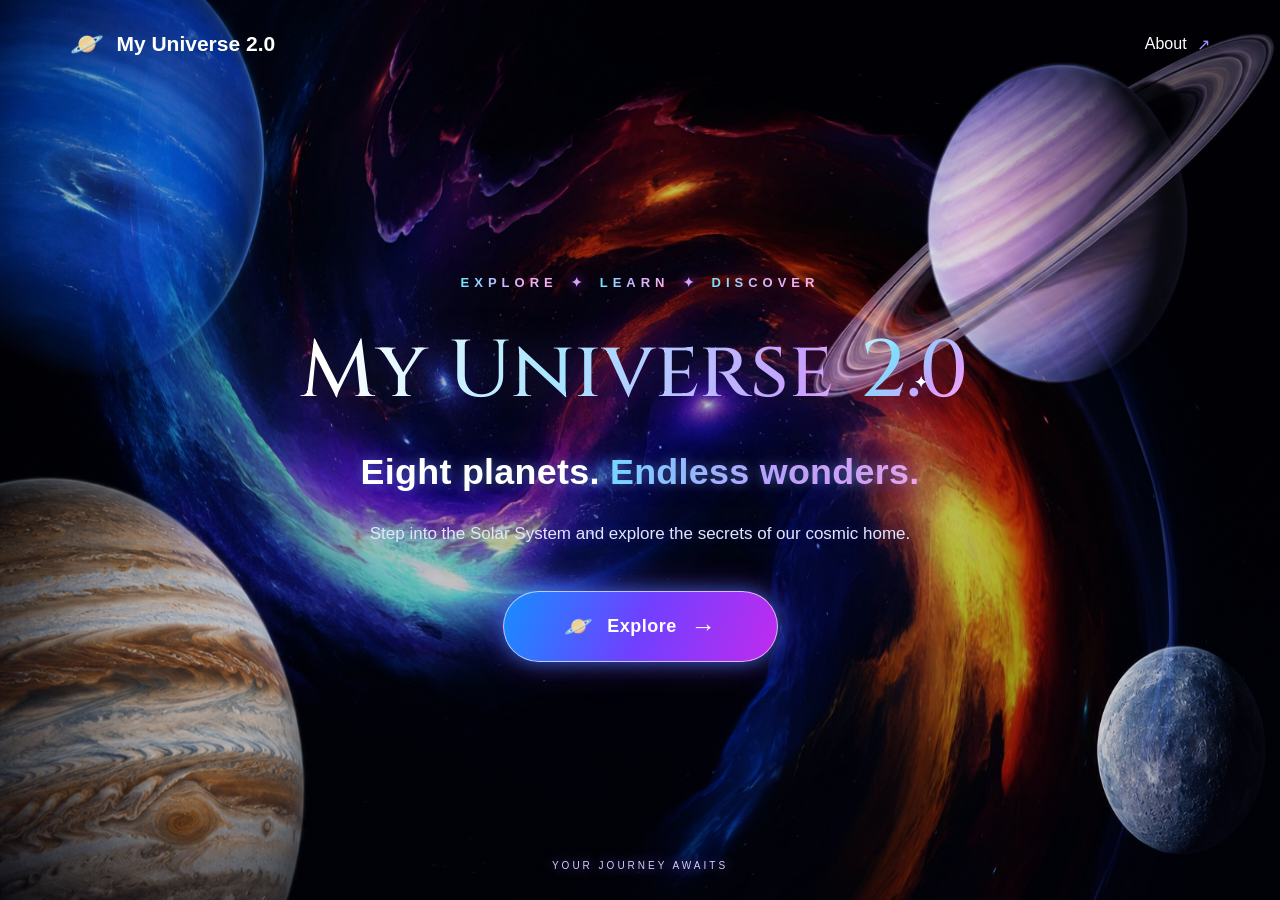
<file: index.html>
<!DOCTYPE html>
<html lang="en">
<head>
    <meta charset="UTF-8">
    <meta name="viewport" content="width=device-width, initial-scale=1.0">

    <title>My Universe 2.0</title>

    <!-- Elegant Title Font -->
    <link href="https://fonts.googleapis.com/css2?family=Cinzel:wght@400;500;600;700&display=swap"
          rel="stylesheet">

    <!-- Main CSS -->
    <link rel="stylesheet" href="main.css">
</head>

<body>

    <div class="universe">

        <!-- Navigation Bar -->
        <header class="navbar">

            <a href="index.html" class="logo">
                <span class="logo-icon">🪐</span>
                <span class="logo-text">My Universe 2.0</span>
            </a>

            <a href="about.html" class="about-link">
                About <span>↗</span>
            </a>

        </header>

        <!-- Homepage Content -->
        <main class="hero">

            <!-- Small Heading -->
            <p class="eyebrow">
                <span>EXPLORE</span>
                <span class="separator">✦</span>
                <span>LEARN</span>
                <span class="separator">✦</span>
                <span>DISCOVER</span>
            </p>

            <!-- Main Title -->
            <h1 class="main-title">
                <span class="title-name">My Universe</span>

                <span class="title-version">
                    2.0
                    <span class="orbit-star">✦</span>
                </span>
            </h1>

            <!-- Tagline -->
            <h2 class="subtitle">
                Eight planets.
                <span class="wonder-text">Endless wonders.</span>
            </h2>

            <!-- Description -->
            <p class="description">
                Step into the Solar System and explore the secrets
                of our cosmic home.
            </p>

            <!-- Explore Button -->
            <a href="explore.html" class="get-started">

                <span class="planet-icon">🪐</span>

                <span>Explore</span>

                <span class="arrow">→</span>

            </a>

            <!-- Bottom Text Without Arrow -->
            <div class="scroll-indicator">
                <p>YOUR JOURNEY AWAITS</p>
            </div>
        </main>
    </div>
</body>
</html>
</file>
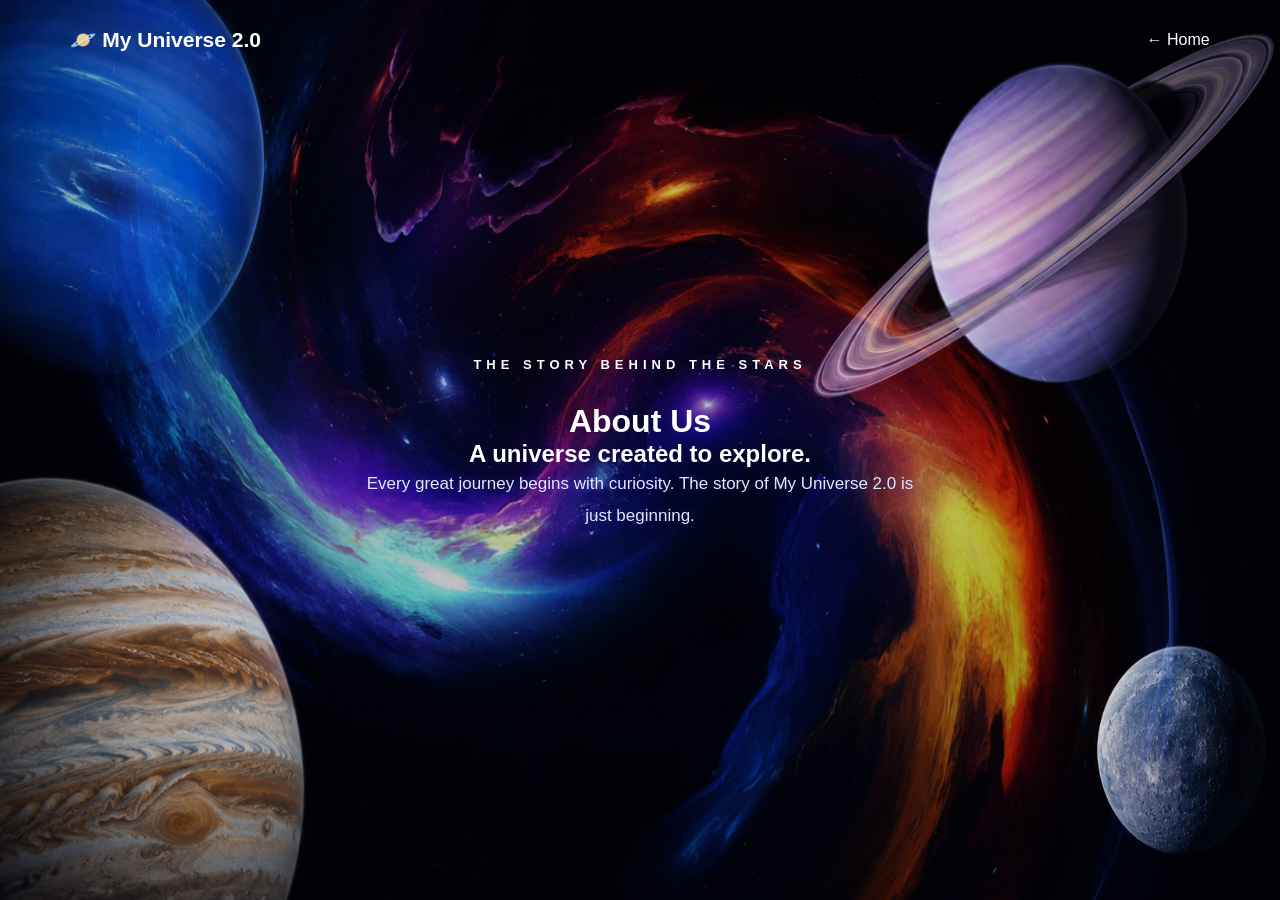
<file: about.html>
<!DOCTYPE html>
<html lang="en">
<head>
    <meta charset="UTF-8">
    <meta name="viewport" content="width=device-width, initial-scale=1.0">
    <title>About | My Universe 2.0</title>
    <link rel="stylesheet" href="main.css">
</head>
<body>
    <div class="universe">
        <header class="navbar">
            <a href="index.html" class="logo">
                🪐 My Universe 2.0
            </a>
            <a href="index.html" class="about-link">
                ← Home
            </a>
        </header>

        <main class="hero">
            <p class="eyebrow">THE STORY BEHIND THE STARS</p>
            <h1>About <span class="version">Us</span></h1>
            <h2>A universe created to explore.</h2>
            <p class="description">
                Every great journey begins with curiosity.
                The story of My Universe 2.0 is just beginning.
            </p>
        </main>
    </div>
</body>
</html>
</file>
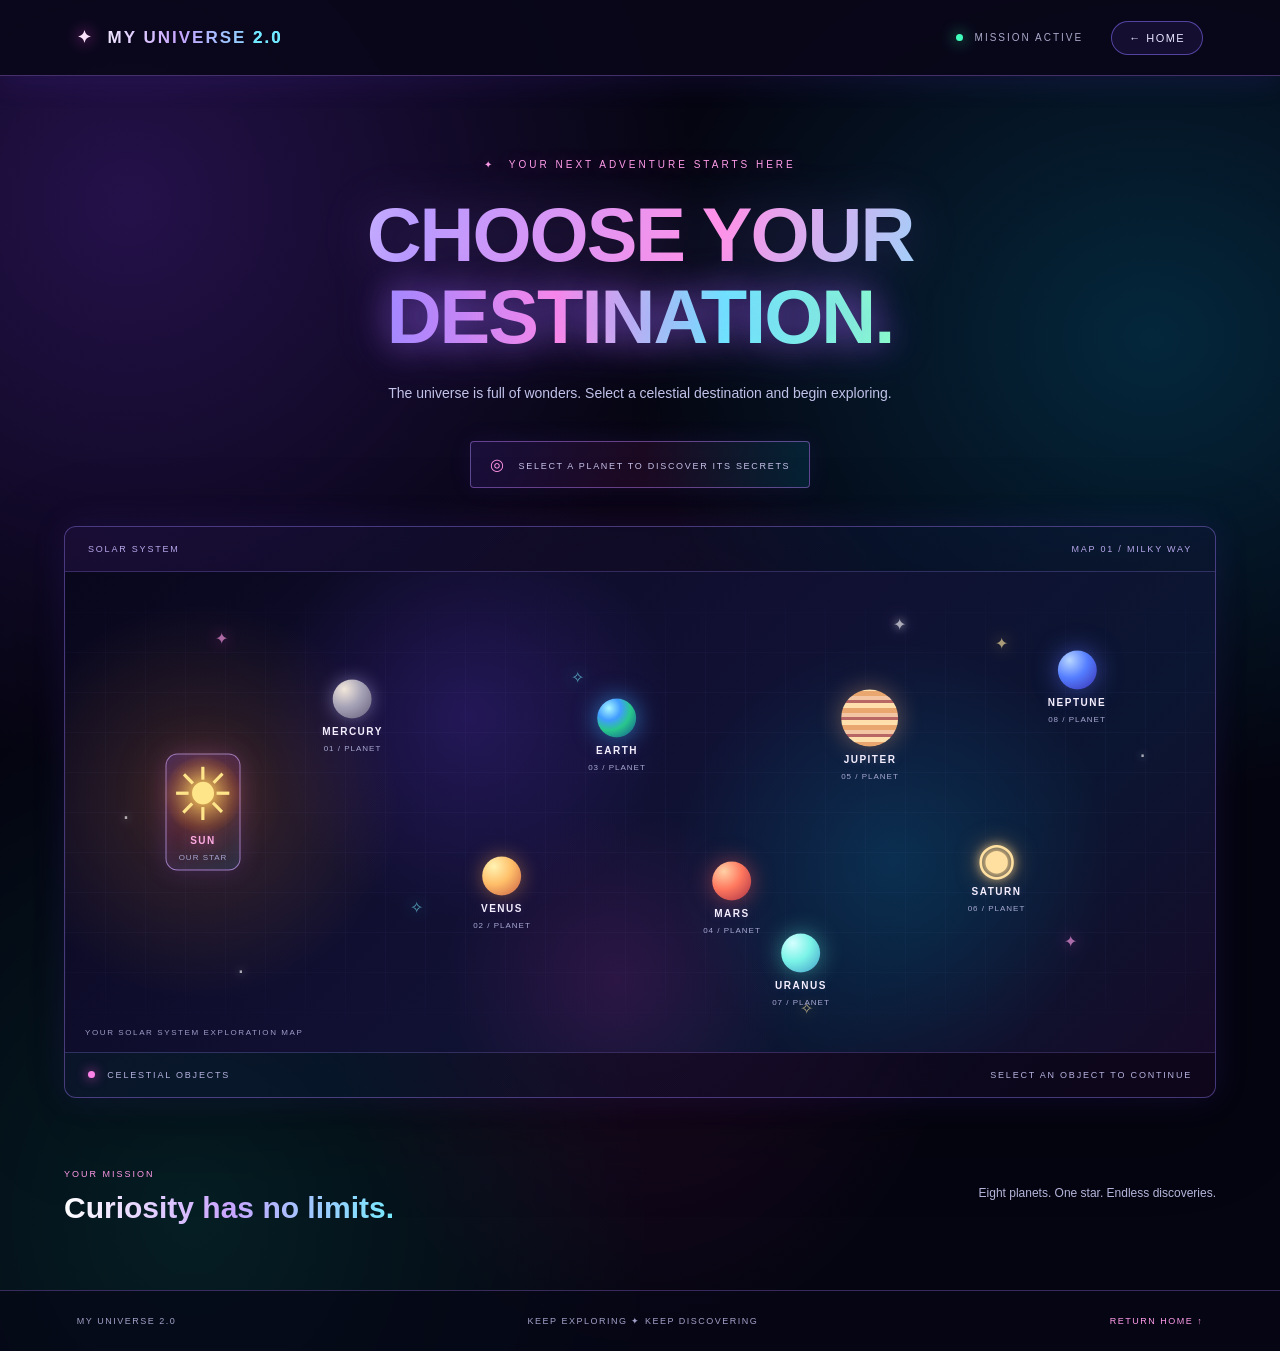
<file: explore.html>
<!DOCTYPE html>
<html lang="en">
<head>
    <meta charset="UTF-8">
    <meta name="viewport" content="width=device-width, initial-scale=1.0">

    <title>Explore the Universe | My Universe 2.0</title>

    <link rel="stylesheet" href="main.css">
</head>

<body class="space-map-page">

    <!-- NAVIGATION -->
    <header class="map-navbar">
        <a href="index.html" class="map-logo">
            <span class="logo-symbol">✦</span>
            MY UNIVERSE <span class="logo-version">2.0</span>
        </a>

        <div class="map-nav-right">
            <span class="mission-label">
                <span class="status-dot"></span>
                MISSION ACTIVE
            </span>

            <a href="index.html" class="map-home">← HOME</a>
        </div>
    </header>


    <!-- MAIN EXPLORATION AREA -->
    <main class="map-main">

        <!-- INTRODUCTION -->
        <section class="map-intro">

            <div class="mission-tag">
                <span>✦</span> YOUR NEXT ADVENTURE STARTS HERE
            </div>

            <h1>
                CHOOSE YOUR<br>
                <span>DESTINATION.</span>
            </h1>

            <p>
                The universe is full of wonders.
                Select a celestial destination and begin exploring.
            </p>

            <div class="map-instructions">
                <span class="instruction-icon">◎</span>
                SELECT A PLANET TO DISCOVER ITS SECRETS
            </div>

        </section>


        <!-- SPACE MAP -->
        <section class="interactive-map">

            <div class="map-top-label">
                <span>SOLAR SYSTEM</span>
                <span>MAP 01 / MILKY WAY</span>
            </div>

            <div class="space-map">

                <!-- DECORATIVE STARS -->
                <span class="map-star star-one">✦</span>
                <span class="map-star star-two">✧</span>
                <span class="map-star star-three">✦</span>
                <span class="map-star star-four">·</span>
                <span class="map-star star-five">✧</span>
                <span class="map-star star-six">·</span>
                <span class="map-star star-seven">✦</span>
                <span class="map-star star-eight">·</span>
                <span class="map-star star-nine">✧</span>
                <span class="map-star star-ten">✦</span>


                <!-- SUN -->
                <button
                    class="celestial-object sun-object selected"
                    data-planet="sun"
                    aria-label="Explore the Sun"
                    aria-pressed="true"
                >
                    <span class="object-visual sun-visual">☀</span>
                    <span class="object-name">SUN</span>
                    <span class="object-category">OUR STAR</span>
                </button>


                <!-- MERCURY -->
                <button
                    class="celestial-object mercury-object"
                    data-planet="mercury"
                    aria-label="Explore Mercury"
                    aria-pressed="false"
                >
                    <span class="object-visual mercury-visual">●</span>
                    <span class="object-name">MERCURY</span>
                    <span class="object-category">01 / PLANET</span>
                </button>


                <!-- VENUS -->
                <button
                    class="celestial-object venus-object"
                    data-planet="venus"
                    aria-label="Explore Venus"
                    aria-pressed="false"
                >
                    <span class="object-visual venus-visual">●</span>
                    <span class="object-name">VENUS</span>
                    <span class="object-category">02 / PLANET</span>
                </button>


                <!-- EARTH -->
                <button
                    class="celestial-object earth-object"
                    data-planet="earth"
                    aria-label="Explore Earth"
                    aria-pressed="false"
                >
                    <span class="object-visual earth-visual">●</span>
                    <span class="object-name">EARTH</span>
                    <span class="object-category">03 / PLANET</span>
                </button>


                <!-- MARS -->
                <button
                    class="celestial-object mars-object"
                    data-planet="mars"
                    aria-label="Explore Mars"
                    aria-pressed="false"
                >
                    <span class="object-visual mars-visual">●</span>
                    <span class="object-name">MARS</span>
                    <span class="object-category">04 / PLANET</span>
                </button>


                <!-- JUPITER -->
                <button
                    class="celestial-object jupiter-object"
                    data-planet="jupiter"
                    aria-label="Explore Jupiter"
                    aria-pressed="false"
                >
                    <span class="object-visual jupiter-visual">●</span>
                    <span class="object-name">JUPITER</span>
                    <span class="object-category">05 / PLANET</span>
                </button>


                <!-- SATURN -->
                <button
                    class="celestial-object saturn-object"
                    data-planet="saturn"
                    aria-label="Explore Saturn"
                    aria-pressed="false"
                >
                    <span class="object-visual saturn-visual">◉</span>
                    <span class="object-name">SATURN</span>
                    <span class="object-category">06 / PLANET</span>
                </button>


                <!-- URANUS -->
                <button
                    class="celestial-object uranus-object"
                    data-planet="uranus"
                    aria-label="Explore Uranus"
                    aria-pressed="false"
                >
                    <span class="object-visual uranus-visual">●</span>
                    <span class="object-name">URANUS</span>
                    <span class="object-category">07 / PLANET</span>
                </button>


                <!-- NEPTUNE -->
                <button
                    class="celestial-object neptune-object"
                    data-planet="neptune"
                    aria-label="Explore Neptune"
                    aria-pressed="false"
                >
                    <span class="object-visual neptune-visual">●</span>
                    <span class="object-name">NEPTUNE</span>
                    <span class="object-category">08 / PLANET</span>
                </button>


                <!-- MAP FOOTNOTE -->
                <div class="map-bottom-note">
                    YOUR SOLAR SYSTEM EXPLORATION MAP
                </div>

            </div>


            <!-- MAP LEGEND -->
            <div class="map-legend">
                <span>
                    <i class="legend-dot"></i>
                    CELESTIAL OBJECTS
                </span>

                <span>SELECT AN OBJECT TO CONTINUE</span>
            </div>

        </section>


        <!-- MISSION FOOTER -->
        <section class="mission-footer">

            <div>
                <span class="footer-small-label">YOUR MISSION</span>
                <h2>Curiosity has no limits.</h2>
            </div>

            <p>
                Eight planets. One star. Endless discoveries.
            </p>

        </section>

    </main>


    <!-- PAGE FOOTER -->
    <footer class="map-footer">
        <span>MY UNIVERSE 2.0</span>

        <span>KEEP EXPLORING ✦ KEEP DISCOVERING</span>

        <a href="index.html">RETURN HOME ↑</a>
    </footer>


    <!-- JAVASCRIPT -->
    <script src="explore.js"></script>

</body>
</html>
</file>
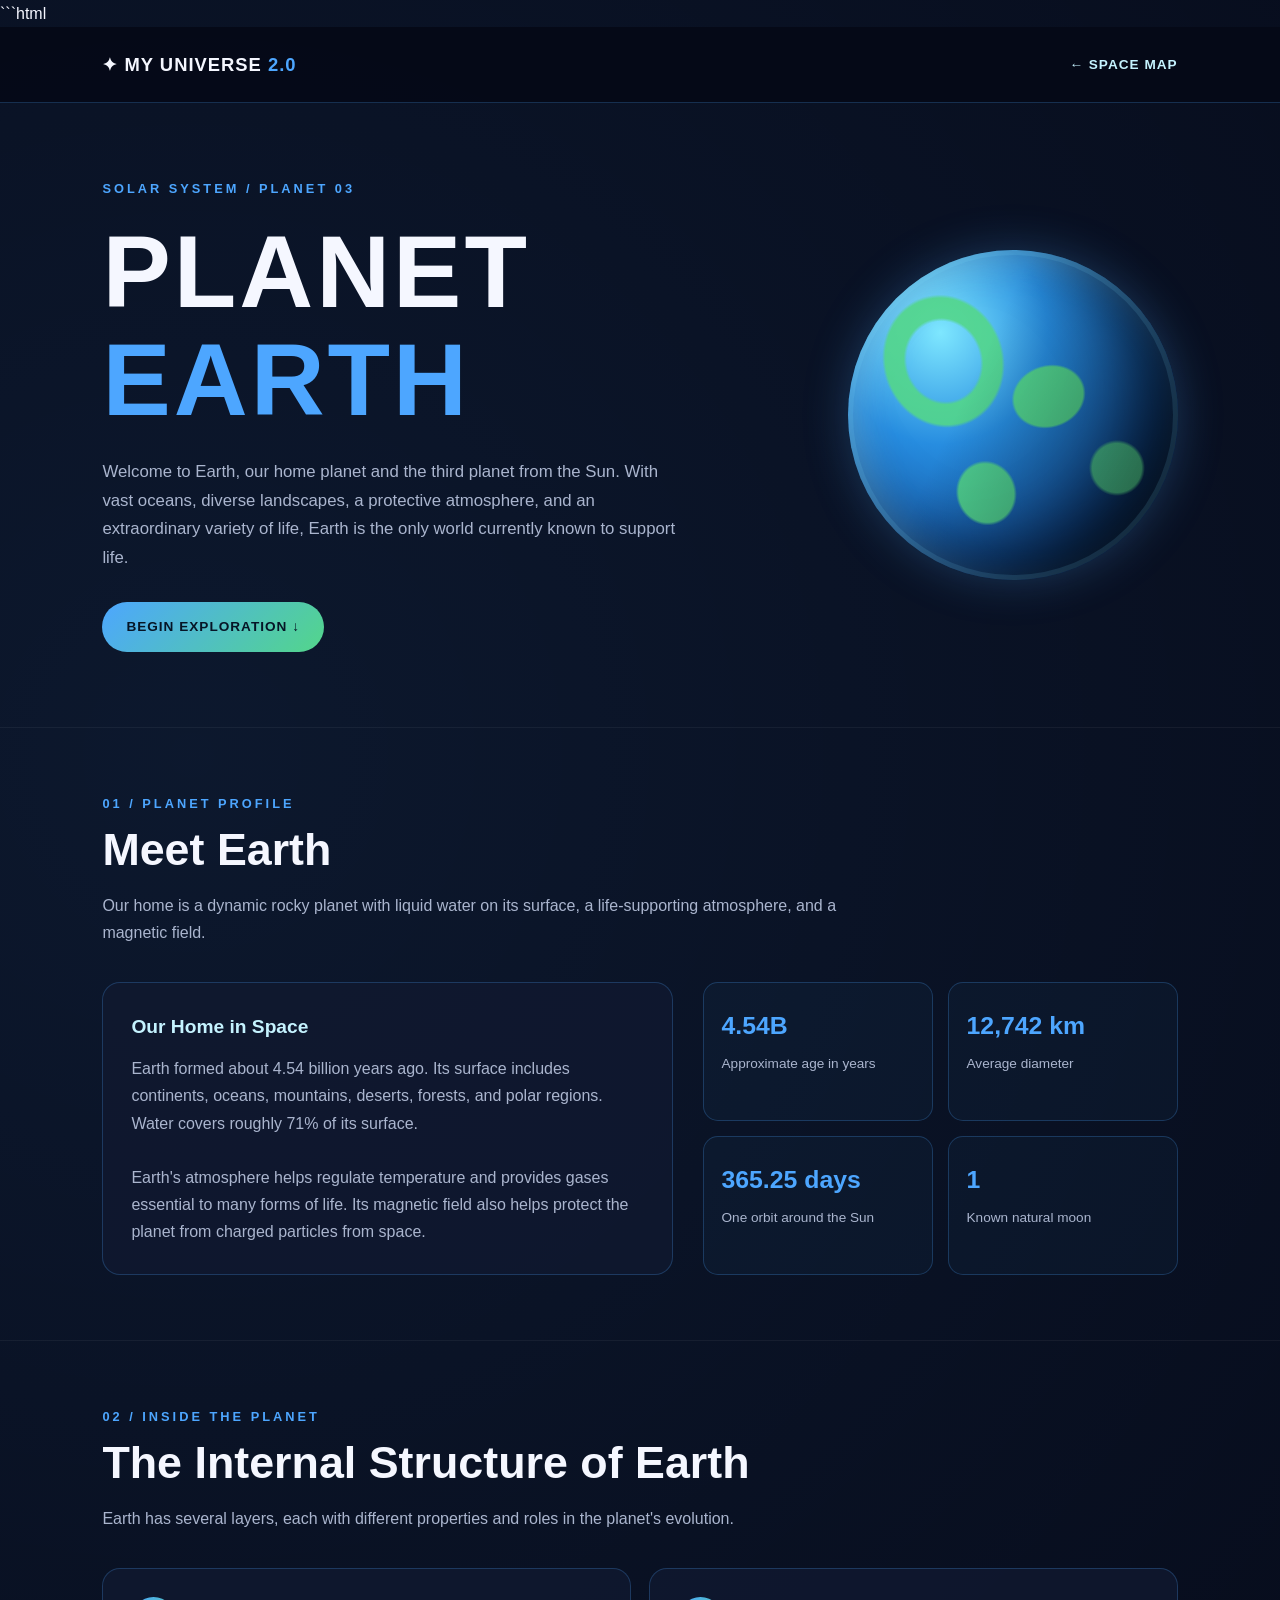
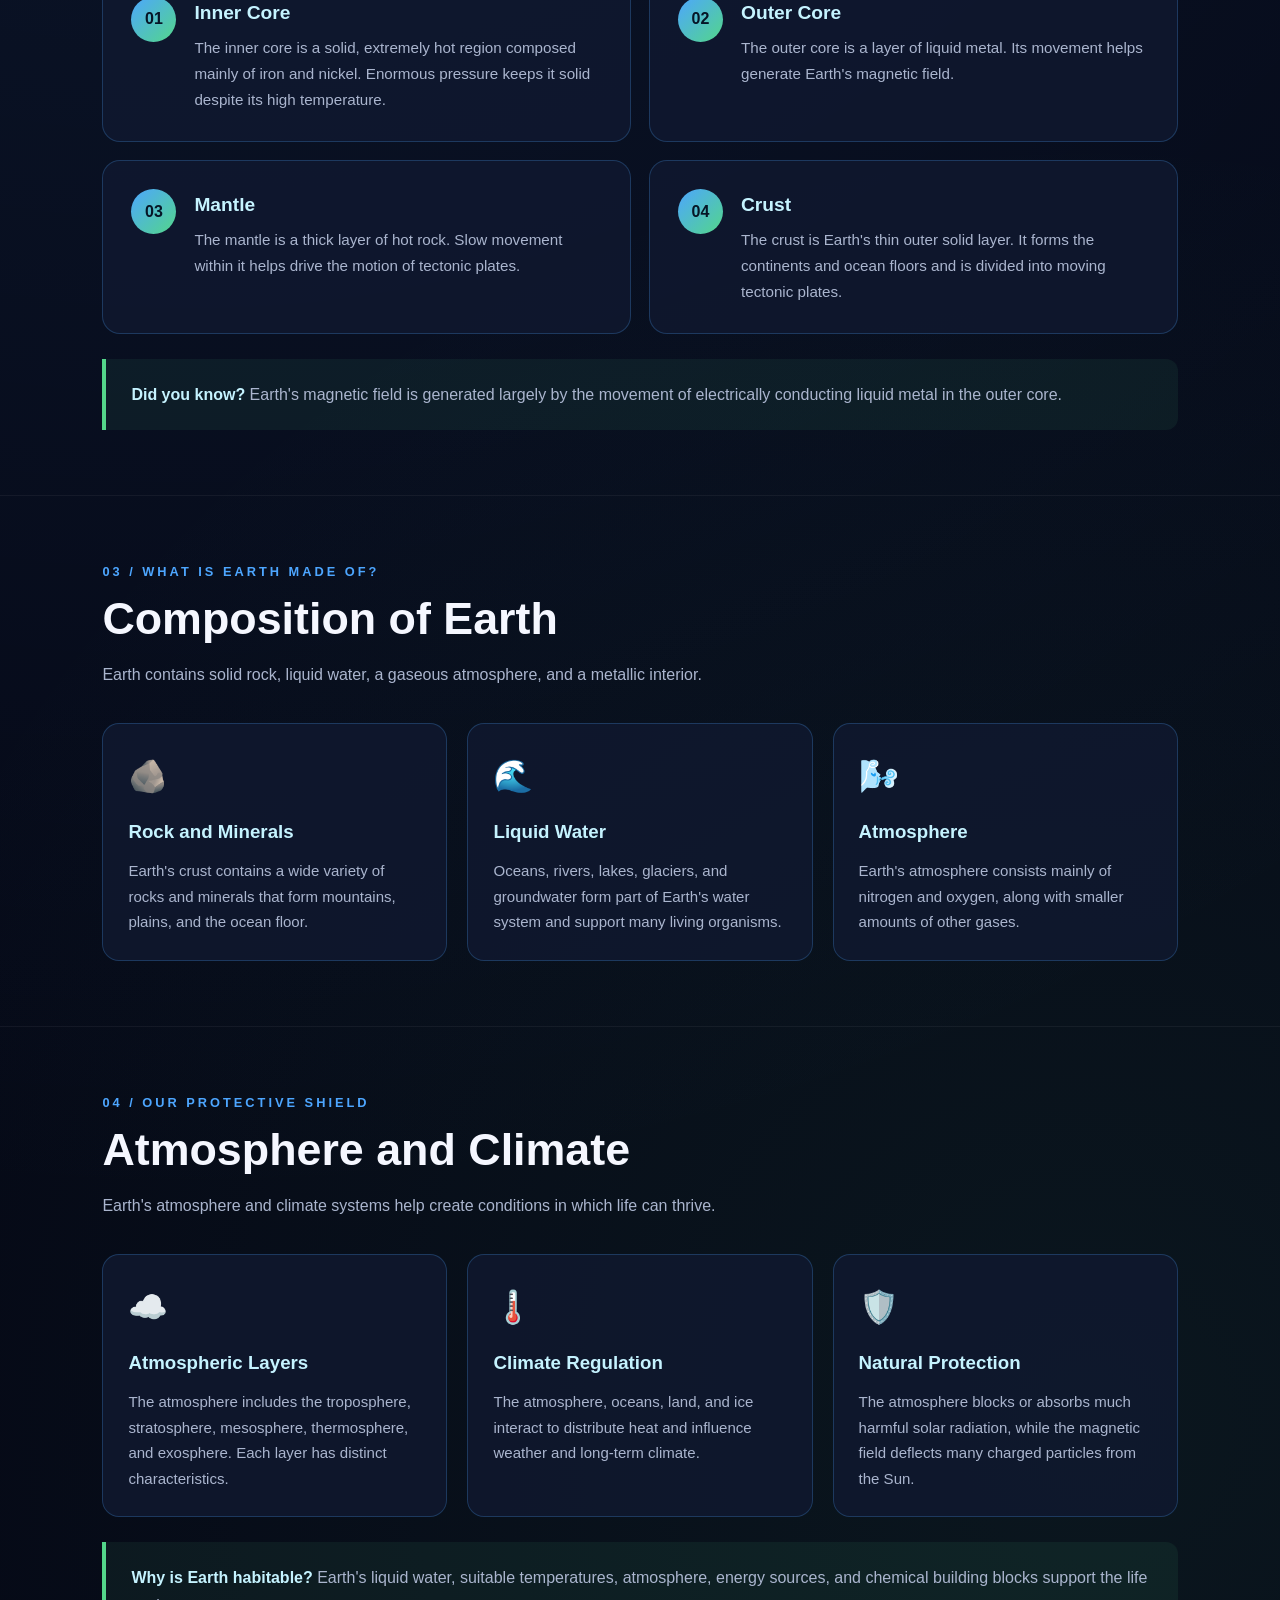
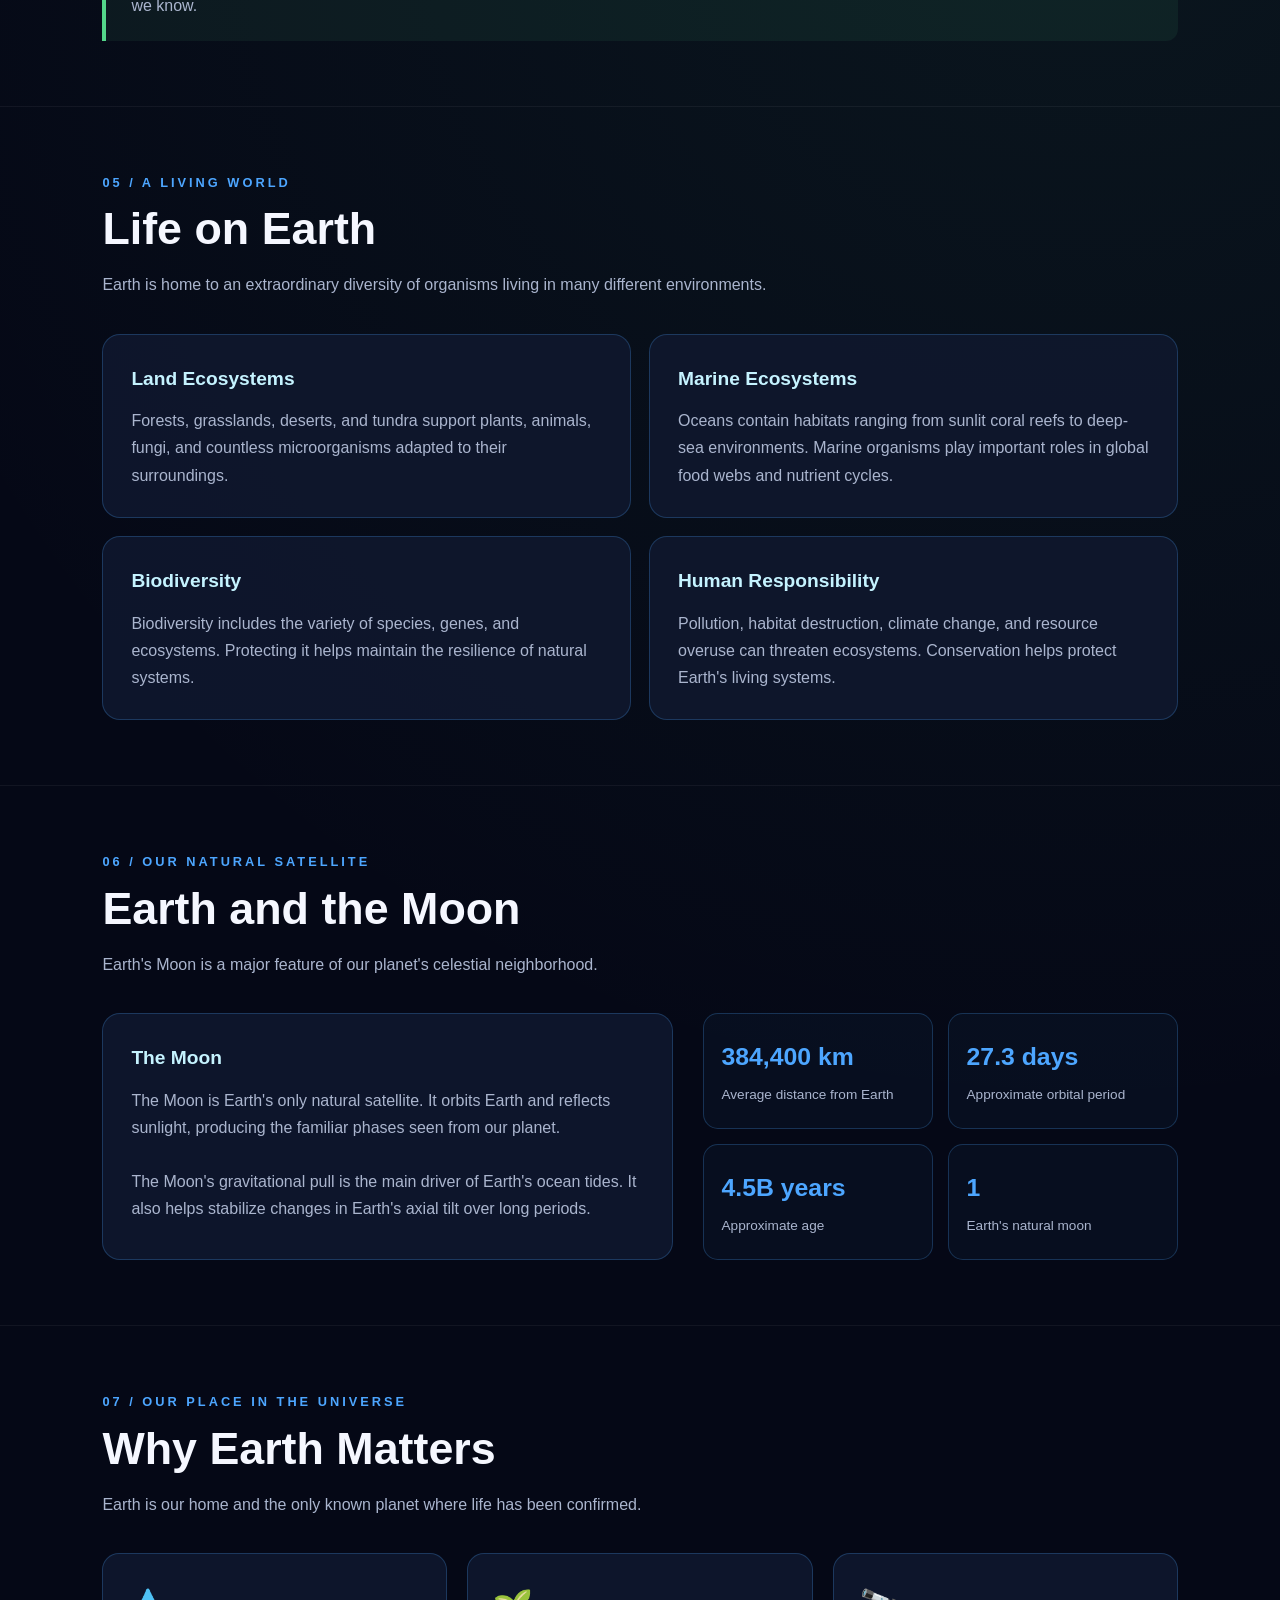
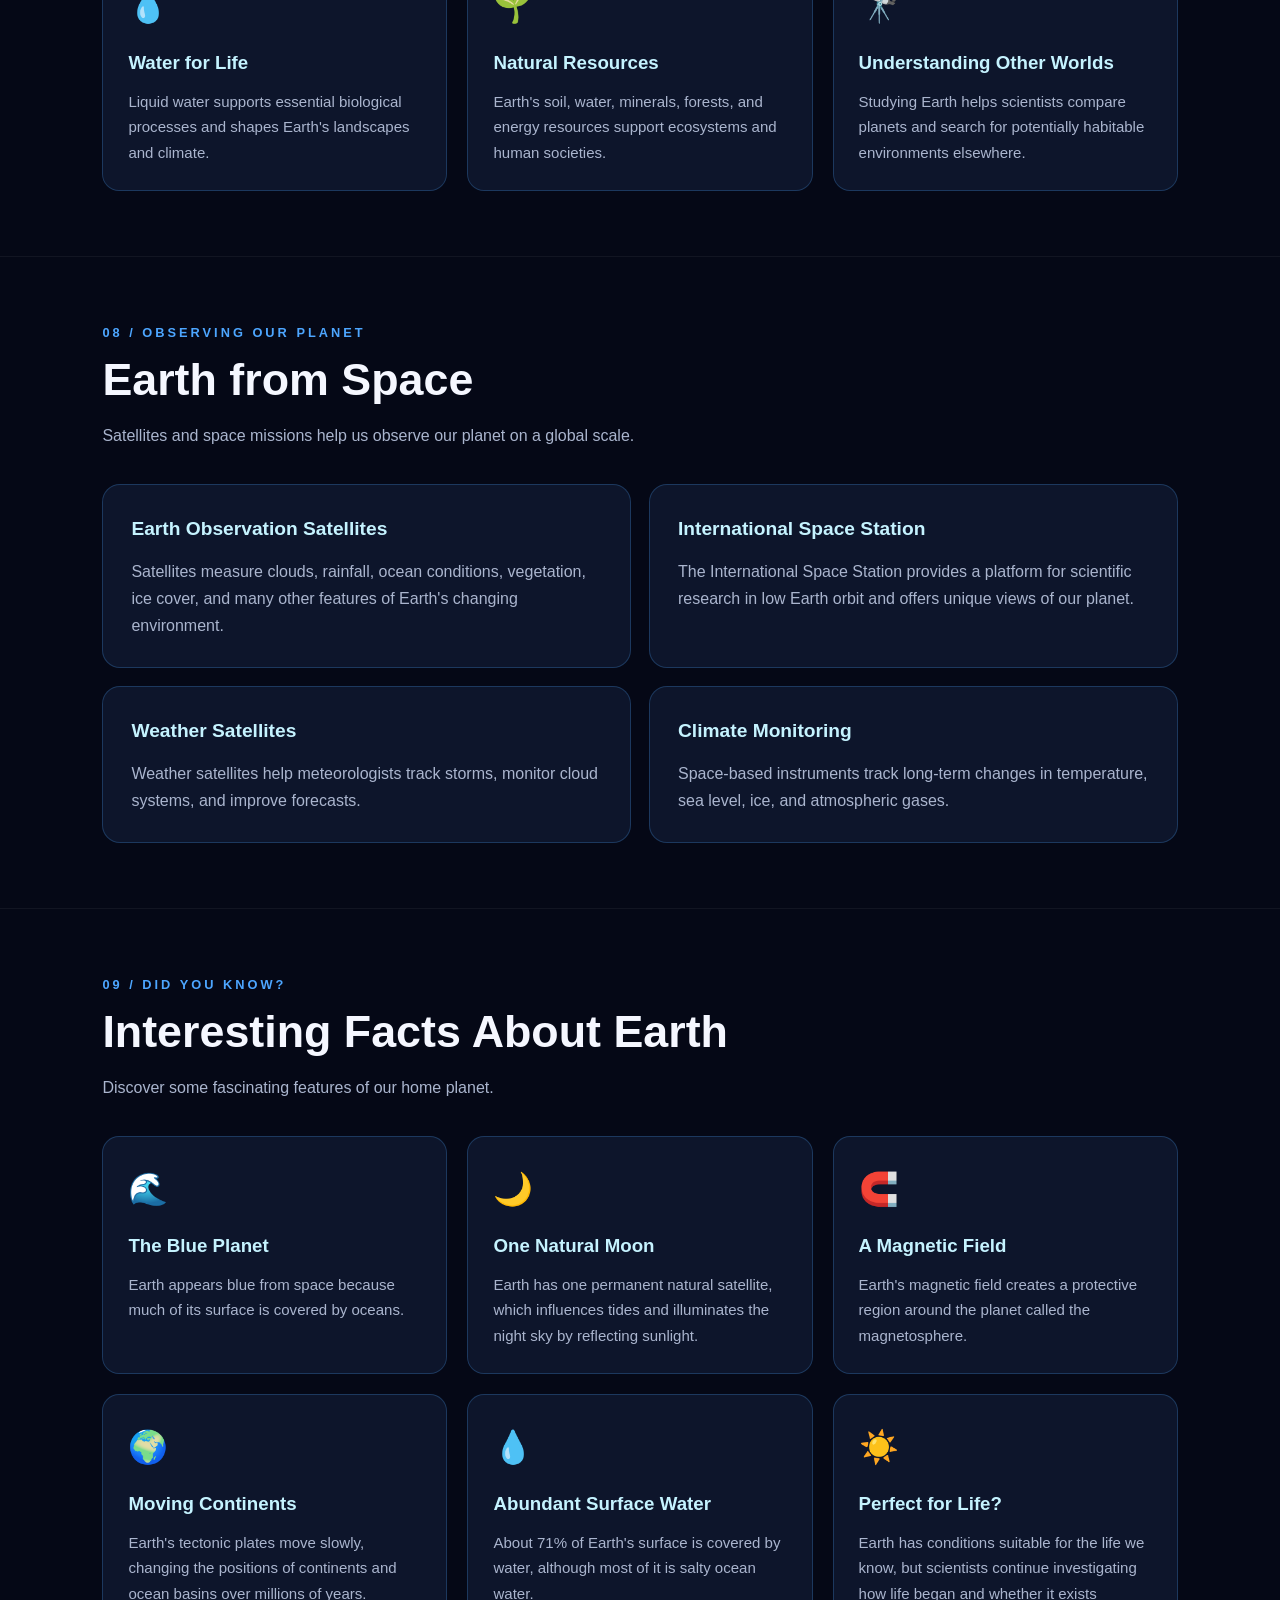
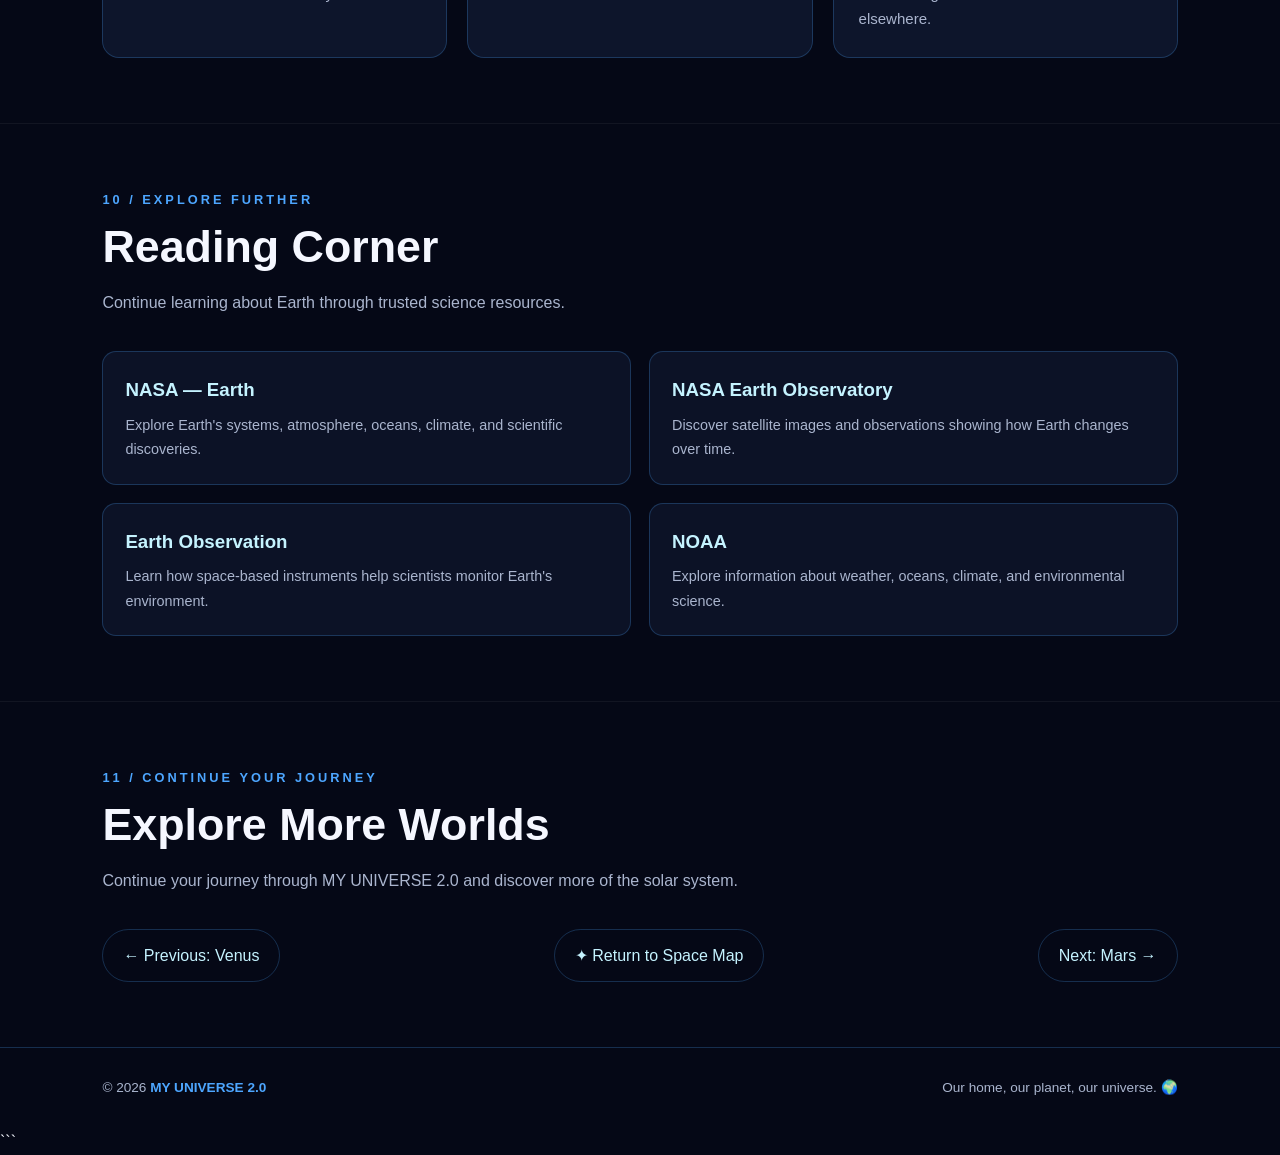
<file: planets/earth.html>
```html
<!DOCTYPE html>
<html lang="en">
<head>
    <meta charset="UTF-8">
    <meta name="viewport" content="width=device-width, initial-scale=1.0">
    <title>Earth | MY UNIVERSE 2.0</title>
    <link rel="stylesheet" href="../main.css">

    <style>
        :root {
            --earth-blue: #4da6ff;
            --earth-green: #53d68a;
            --earth-light: #c5f3ff;
            --space-dark: #050816;
            --space-card: rgba(17, 25, 48, 0.82);
            --space-border: rgba(77, 166, 255, 0.24);
            --text-main: #f5f7ff;
            --text-muted: #aab5ce;
        }

        * {
            box-sizing: border-box;
            margin: 0;
            padding: 0;
        }

        html {
            scroll-behavior: smooth;
        }

        body {
            background:
                radial-gradient(circle at 15% 10%, rgba(77, 166, 255, 0.10), transparent 30%),
                radial-gradient(circle at 85% 40%, rgba(83, 214, 138, 0.07), transparent 28%),
                var(--space-dark);
            color: var(--text-main);
            font-family: Arial, Helvetica, sans-serif;
            line-height: 1.7;
        }

        a {
            color: inherit;
            text-decoration: none;
        }

        .earth-navbar {
            display: flex;
            justify-content: space-between;
            align-items: center;
            gap: 20px;
            padding: 22px 8%;
            border-bottom: 1px solid var(--space-border);
            background: rgba(5, 8, 22, 0.88);
        }

        .earth-logo {
            color: var(--text-main);
            font-size: 1.15rem;
            font-weight: 800;
            letter-spacing: 1px;
        }

        .earth-logo span {
            color: var(--earth-blue);
        }

        .earth-home {
            color: var(--earth-light);
            font-size: 0.85rem;
            font-weight: 700;
            letter-spacing: 1px;
            transition: color 0.3s ease;
        }

        .earth-home:hover {
            color: var(--earth-green);
        }

        .earth-hero {
            min-height: 590px;
            display: flex;
            align-items: center;
            justify-content: space-between;
            gap: 45px;
            padding: 75px 8%;
            overflow: hidden;
        }

        .earth-hero-content {
            flex: 1;
            max-width: 650px;
        }

        .earth-eyebrow {
            color: var(--earth-blue);
            font-size: 0.8rem;
            font-weight: 700;
            letter-spacing: 3px;
            margin-bottom: 18px;
        }

        .earth-hero h1 {
            font-size: clamp(3.5rem, 8vw, 6.5rem);
            line-height: 1.05;
            margin-bottom: 25px;
            letter-spacing: 3px;
        }

        .earth-hero h1 span {
            color: var(--earth-blue);
            display: block;
        }

        .earth-hero p {
            max-width: 580px;
            color: var(--text-muted);
            font-size: 1.05rem;
            margin-bottom: 30px;
        }

        .earth-button {
            display: inline-block;
            padding: 13px 24px;
            border-radius: 30px;
            background: linear-gradient(135deg, var(--earth-blue), var(--earth-green));
            color: #061526;
            font-size: 0.85rem;
            font-weight: 800;
            letter-spacing: 1px;
            transition: transform 0.3s ease, box-shadow 0.3s ease;
        }

        .earth-button:hover {
            transform: translateY(-4px);
            box-shadow: 0 10px 30px rgba(77, 166, 255, 0.22);
        }

        .earth-visual {
            flex: 0 0 330px;
            width: 330px;
            height: 330px;
            border-radius: 50%;
            position: relative;
            overflow: hidden;
            background:
                radial-gradient(ellipse at 28% 25%, #7ee7ff 0%, #278de0 32%, #1251a0 68%, #061b48 100%);
            box-shadow:
                inset -35px -25px 65px rgba(0, 0, 0, 0.55),
                inset 12px 8px 35px rgba(190, 244, 255, 0.30),
                0 0 45px rgba(77, 166, 255, 0.25);
            animation: earth-float 6s ease-in-out infinite;
        }

        .earth-visual::before {
            content: "";
            position: absolute;
            inset: 0;
            border-radius: 50%;
            background:
                radial-gradient(ellipse at 35% 28%,
                    transparent 0 12%,
                    rgba(83, 214, 138, 0.9) 13% 19%,
                    transparent 20%),
                radial-gradient(ellipse at 62% 48%,
                    rgba(83, 214, 138, 0.95) 0 12%,
                    transparent 13%),
                radial-gradient(ellipse at 35% 70%,
                    rgba(83, 214, 138, 0.9) 0 9%,
                    transparent 10%),
                radial-gradient(ellipse at 75% 75%,
                    rgba(83, 214, 138, 0.8) 0 7%,
                    transparent 8%);
            transform: rotate(-18deg);
        }

        .earth-visual::after {
            content: "";
            position: absolute;
            inset: 0;
            border-radius: 50%;
            background: linear-gradient(
                115deg,
                transparent 38%,
                rgba(0, 0, 0, 0.55) 100%
            );
            box-shadow: inset 0 0 0 5px rgba(125, 220, 255, 0.12);
        }

        @keyframes earth-float {
            0%, 100% {
                transform: translateY(0) rotate(0deg);
            }

            50% {
                transform: translateY(-14px) rotate(3deg);
            }
        }

        .earth-section {
            padding: 65px 8%;
            border-top: 1px solid rgba(255, 255, 255, 0.05);
        }

        .earth-section-heading {
            margin-bottom: 35px;
            max-width: 800px;
        }

        .earth-section-heading .earth-eyebrow {
            margin-bottom: 8px;
        }

        .earth-section-heading h2 {
            font-size: clamp(1.8rem, 4vw, 2.8rem);
            line-height: 1.25;
            margin-bottom: 14px;
        }

        .earth-section-heading p {
            color: var(--text-muted);
        }

        .earth-overview {
            display: grid;
            grid-template-columns: 1.2fr 1fr;
            gap: 30px;
            align-items: stretch;
        }

        .earth-card {
            padding: 28px;
            border-radius: 18px;
            border: 1px solid var(--space-border);
            background: var(--space-card);
            transition: transform 0.3s ease, border-color 0.3s ease;
        }

        .earth-card:hover {
            transform: translateY(-5px);
            border-color: rgba(77, 166, 255, 0.6);
        }

        .earth-card h3 {
            color: var(--earth-light);
            font-size: 1.2rem;
            margin-bottom: 12px;
        }

        .earth-card p {
            color: var(--text-muted);
        }

        .earth-stats {
            display: grid;
            grid-template-columns: repeat(2, minmax(0, 1fr));
            gap: 15px;
        }

        .earth-stat {
            padding: 22px 18px;
            border-radius: 15px;
            border: 1px solid var(--space-border);
            background: rgba(77, 166, 255, 0.04);
        }

        .earth-stat strong {
            display: block;
            color: var(--earth-blue);
            font-size: 1.55rem;
            margin-bottom: 5px;
        }

        .earth-stat span {
            color: var(--text-muted);
            font-size: 0.85rem;
        }

        .earth-layers {
            display: grid;
            grid-template-columns: repeat(2, minmax(0, 1fr));
            gap: 18px;
        }

        .earth-layer {
            display: flex;
            align-items: flex-start;
            gap: 18px;
        }

        .earth-layer-number {
            flex: 0 0 45px;
            width: 45px;
            height: 45px;
            display: grid;
            place-items: center;
            border-radius: 50%;
            color: #061526;
            background: linear-gradient(135deg, var(--earth-blue), var(--earth-green));
            font-weight: 800;
        }

        .earth-layer h3 {
            color: var(--earth-light);
            margin-bottom: 6px;
        }

        .earth-layer p {
            color: var(--text-muted);
            font-size: 0.95rem;
        }

        .earth-highlight {
            margin-top: 25px;
            padding: 22px 25px;
            border-left: 4px solid var(--earth-green);
            border-radius: 0 12px 12px 0;
            background: rgba(83, 214, 138, 0.07);
            color: var(--text-muted);
        }

        .earth-highlight strong {
            color: var(--earth-light);
        }

        .earth-facts-grid {
            display: grid;
            grid-template-columns: repeat(3, minmax(0, 1fr));
            gap: 20px;
        }

        .earth-fact-card {
            padding: 25px;
            border-radius: 17px;
            border: 1px solid var(--space-border);
            background: var(--space-card);
            transition: transform 0.3s ease;
        }

        .earth-fact-card:hover {
            transform: translateY(-5px);
        }

        .earth-fact-icon {
            font-size: 2rem;
            margin-bottom: 13px;
        }

        .earth-fact-card h3 {
            color: var(--earth-light);
            margin-bottom: 10px;
        }

        .earth-fact-card p {
            color: var(--text-muted);
            font-size: 0.94rem;
        }

        .earth-resources {
            display: grid;
            grid-template-columns: repeat(2, minmax(0, 1fr));
            gap: 18px;
        }

        .earth-resource {
            display: block;
            padding: 22px;
            border-radius: 14px;
            border: 1px solid var(--space-border);
            background: rgba(17, 25, 48, 0.65);
            transition: background 0.3s ease, transform 0.3s ease;
        }

        .earth-resource:hover {
            background: rgba(77, 166, 255, 0.08);
            transform: translateY(-3px);
        }

        .earth-resource h3 {
            color: var(--earth-light);
            margin-bottom: 7px;
        }

        .earth-resource p {
            color: var(--text-muted);
            font-size: 0.9rem;
        }

        .earth-navigation {
            display: flex;
            justify-content: space-between;
            align-items: center;
            flex-wrap: wrap;
            gap: 15px;
        }

        .earth-navigation a {
            padding: 12px 20px;
            border-radius: 30px;
            border: 1px solid var(--space-border);
            color: var(--earth-light);
            transition: background 0.3s ease;
        }

        .earth-navigation a:hover {
            background: rgba(77, 166, 255, 0.1);
        }

        .earth-footer {
            display: flex;
            justify-content: space-between;
            align-items: center;
            gap: 20px;
            padding: 28px 8%;
            border-top: 1px solid var(--space-border);
            color: var(--text-muted);
            font-size: 0.85rem;
        }

        .earth-footer strong {
            color: var(--earth-blue);
        }

        @media (max-width: 800px) {
            .earth-hero {
                flex-direction: column-reverse;
                align-items: flex-start;
                padding-top: 45px;
            }

            .earth-visual {
                align-self: center;
                width: 260px;
                height: 260px;
                flex-basis: 260px;
            }

            .earth-overview {
                grid-template-columns: 1fr;
            }

            .earth-facts-grid {
                grid-template-columns: repeat(2, minmax(0, 1fr));
            }
        }

        @media (max-width: 550px) {
            .earth-navbar {
                padding: 18px 5%;
                flex-wrap: wrap;
            }

            .earth-logo {
                font-size: 0.95rem;
            }

            .earth-hero,
            .earth-section {
                padding-left: 5%;
                padding-right: 5%;
            }

            .earth-hero h1 {
                font-size: 3.4rem;
            }

            .earth-visual {
                width: 220px;
                height: 220px;
                flex-basis: 220px;
            }

            .earth-facts-grid,
            .earth-layers,
            .earth-resources {
                grid-template-columns: 1fr;
            }

            .earth-stats {
                grid-template-columns: repeat(2, minmax(0, 1fr));
            }

            .earth-stat {
                padding: 16px 12px;
            }

            .earth-stat strong {
                font-size: 1.25rem;
            }

            .earth-navigation {
                align-items: stretch;
                flex-direction: column;
            }

            .earth-navigation a {
                text-align: center;
            }

            .earth-footer {
                flex-direction: column;
                align-items: flex-start;
                padding-left: 5%;
                padding-right: 5%;
            }
        }

        @media (prefers-reduced-motion: reduce) {
            html {
                scroll-behavior: auto;
            }

            .earth-visual {
                animation: none;
            }

            .earth-card,
            .earth-button,
            .earth-resource,
            .earth-fact-card {
                transition: none;
            }
        }
    </style>
</head>

<body>

    <!-- Navigation -->
    <header class="earth-navbar">
        <a href="../index.html" class="earth-logo">
            ✦ MY UNIVERSE <span>2.0</span>
        </a>

        <a href="../explore.html" class="earth-home">
            ← SPACE MAP
        </a>
    </header>

    <main>

        <!-- Hero Section -->
        <section class="earth-hero">
            <div class="earth-hero-content">
                <div class="earth-eyebrow">SOLAR SYSTEM / PLANET 03</div>

                <h1>
                    PLANET
                    <span>EARTH</span>
                </h1>

                <p>
                    Welcome to Earth, our home planet and the third
                    planet from the Sun. With vast oceans, diverse
                    landscapes, a protective atmosphere, and an
                    extraordinary variety of life, Earth is the only
                    world currently known to support life.
                </p>

                <a href="#earth-overview" class="earth-button">
                    BEGIN EXPLORATION ↓
                </a>
            </div>

            <div
                class="earth-visual"
                role="img"
                aria-label="Stylized blue and green illustration of planet Earth">
            </div>
        </section>

        <!-- Overview -->
        <section class="earth-section" id="earth-overview">
            <div class="earth-section-heading">
                <div class="earth-eyebrow">01 / PLANET PROFILE</div>
                <h2>Meet Earth</h2>
                <p>
                    Our home is a dynamic rocky planet with liquid
                    water on its surface, a life-supporting atmosphere,
                    and a magnetic field.
                </p>
            </div>

            <div class="earth-overview">
                <article class="earth-card">
                    <h3>Our Home in Space</h3>

                    <p>
                        Earth formed about 4.54 billion years ago.
                        Its surface includes continents, oceans,
                        mountains, deserts, forests, and polar regions.
                        Water covers roughly 71% of its surface.
                    </p>

                    <br>

                    <p>
                        Earth's atmosphere helps regulate temperature
                        and provides gases essential to many forms
                        of life. Its magnetic field also helps protect
                        the planet from charged particles from space.
                    </p>
                </article>

                <div class="earth-stats">
                    <div class="earth-stat">
                        <strong>4.54B</strong>
                        <span>Approximate age in years</span>
                    </div>

                    <div class="earth-stat">
                        <strong>12,742 km</strong>
                        <span>Average diameter</span>
                    </div>

                    <div class="earth-stat">
                        <strong>365.25 days</strong>
                        <span>One orbit around the Sun</span>
                    </div>

                    <div class="earth-stat">
                        <strong>1</strong>
                        <span>Known natural moon</span>
                    </div>
                </div>
            </div>
        </section>

        <!-- Internal Structure -->
        <section class="earth-section" id="earth-structure">
            <div class="earth-section-heading">
                <div class="earth-eyebrow">02 / INSIDE THE PLANET</div>
                <h2>The Internal Structure of Earth</h2>
                <p>
                    Earth has several layers, each with different
                    properties and roles in the planet's evolution.
                </p>
            </div>

            <div class="earth-layers">
                <article class="earth-card earth-layer">
                    <div class="earth-layer-number">01</div>

                    <div>
                        <h3>Inner Core</h3>
                        <p>
                            The inner core is a solid, extremely hot
                            region composed mainly of iron and nickel.
                            Enormous pressure keeps it solid despite
                            its high temperature.
                        </p>
                    </div>
                </article>

                <article class="earth-card earth-layer">
                    <div class="earth-layer-number">02</div>

                    <div>
                        <h3>Outer Core</h3>
                        <p>
                            The outer core is a layer of liquid metal.
                            Its movement helps generate Earth's
                            magnetic field.
                        </p>
                    </div>
                </article>

                <article class="earth-card earth-layer">
                    <div class="earth-layer-number">03</div>

                    <div>
                        <h3>Mantle</h3>
                        <p>
                            The mantle is a thick layer of hot rock.
                            Slow movement within it helps drive
                            the motion of tectonic plates.
                        </p>
                    </div>
                </article>

                <article class="earth-card earth-layer">
                    <div class="earth-layer-number">04</div>

                    <div>
                        <h3>Crust</h3>
                        <p>
                            The crust is Earth's thin outer solid
                            layer. It forms the continents and
                            ocean floors and is divided into
                            moving tectonic plates.
                        </p>
                    </div>
                </article>
            </div>

            <div class="earth-highlight">
                <strong>Did you know?</strong>
                Earth's magnetic field is generated largely by
                the movement of electrically conducting liquid
                metal in the outer core.
            </div>
        </section>

        <!-- Composition -->
        <section class="earth-section" id="earth-composition">
            <div class="earth-section-heading">
                <div class="earth-eyebrow">03 / WHAT IS EARTH MADE OF?</div>
                <h2>Composition of Earth</h2>
                <p>
                    Earth contains solid rock, liquid water,
                    a gaseous atmosphere, and a metallic interior.
                </p>
            </div>

            <div class="earth-facts-grid">
                <article class="earth-fact-card">
                    <div class="earth-fact-icon">🪨</div>
                    <h3>Rock and Minerals</h3>
                    <p>
                        Earth's crust contains a wide variety of
                        rocks and minerals that form mountains,
                        plains, and the ocean floor.
                    </p>
                </article>

                <article class="earth-fact-card">
                    <div class="earth-fact-icon">🌊</div>
                    <h3>Liquid Water</h3>
                    <p>
                        Oceans, rivers, lakes, glaciers, and
                        groundwater form part of Earth's water
                        system and support many living organisms.
                    </p>
                </article>

                <article class="earth-fact-card">
                    <div class="earth-fact-icon">🌬️</div>
                    <h3>Atmosphere</h3>
                    <p>
                        Earth's atmosphere consists mainly of
                        nitrogen and oxygen, along with smaller
                        amounts of other gases.
                    </p>
                </article>
            </div>
        </section>

        <!-- Atmosphere and Climate -->
        <section class="earth-section" id="earth-atmosphere">
            <div class="earth-section-heading">
                <div class="earth-eyebrow">04 / OUR PROTECTIVE SHIELD</div>
                <h2>Atmosphere and Climate</h2>
                <p>
                    Earth's atmosphere and climate systems help
                    create conditions in which life can thrive.
                </p>
            </div>

            <div class="earth-facts-grid">
                <article class="earth-fact-card">
                    <div class="earth-fact-icon">☁️</div>
                    <h3>Atmospheric Layers</h3>
                    <p>
                        The atmosphere includes the troposphere,
                        stratosphere, mesosphere, thermosphere,
                        and exosphere. Each layer has distinct
                        characteristics.
                    </p>
                </article>

                <article class="earth-fact-card">
                    <div class="earth-fact-icon">🌡️</div>
                    <h3>Climate Regulation</h3>
                    <p>
                        The atmosphere, oceans, land, and ice
                        interact to distribute heat and influence
                        weather and long-term climate.
                    </p>
                </article>

                <article class="earth-fact-card">
                    <div class="earth-fact-icon">🛡️</div>
                    <h3>Natural Protection</h3>
                    <p>
                        The atmosphere blocks or absorbs much
                        harmful solar radiation, while the
                        magnetic field deflects many charged
                        particles from the Sun.
                    </p>
                </article>
            </div>

            <div class="earth-highlight">
                <strong>Why is Earth habitable?</strong>
                Earth's liquid water, suitable temperatures,
                atmosphere, energy sources, and chemical building
                blocks support the life we know.
            </div>
        </section>

        <!-- Life on Earth -->
        <section class="earth-section" id="earth-life">
            <div class="earth-section-heading">
                <div class="earth-eyebrow">05 / A LIVING WORLD</div>
                <h2>Life on Earth</h2>
                <p>
                    Earth is home to an extraordinary diversity
                    of organisms living in many different environments.
                </p>
            </div>

            <div class="earth-layers">
                <article class="earth-card">
                    <h3>Land Ecosystems</h3>

                    <p>
                        Forests, grasslands, deserts, and tundra
                        support plants, animals, fungi, and
                        countless microorganisms adapted to
                        their surroundings.
                    </p>
                </article>

                <article class="earth-card">
                    <h3>Marine Ecosystems</h3>

                    <p>
                        Oceans contain habitats ranging from
                        sunlit coral reefs to deep-sea environments.
                        Marine organisms play important roles
                        in global food webs and nutrient cycles.
                    </p>
                </article>

                <article class="earth-card">
                    <h3>Biodiversity</h3>

                    <p>
                        Biodiversity includes the variety of
                        species, genes, and ecosystems. Protecting
                        it helps maintain the resilience of
                        natural systems.
                    </p>
                </article>

                <article class="earth-card">
                    <h3>Human Responsibility</h3>

                    <p>
                        Pollution, habitat destruction, climate
                        change, and resource overuse can threaten
                        ecosystems. Conservation helps protect
                        Earth's living systems.
                    </p>
                </article>
            </div>
        </section>

        <!-- Moon -->
        <section class="earth-section" id="earth-moon">
            <div class="earth-section-heading">
                <div class="earth-eyebrow">06 / OUR NATURAL SATELLITE</div>
                <h2>Earth and the Moon</h2>
                <p>
                    Earth's Moon is a major feature of our
                    planet's celestial neighborhood.
                </p>
            </div>

            <div class="earth-overview">
                <article class="earth-card">
                    <h3>The Moon</h3>

                    <p>
                        The Moon is Earth's only natural satellite.
                        It orbits Earth and reflects sunlight,
                        producing the familiar phases seen from
                        our planet.
                    </p>

                    <br>

                    <p>
                        The Moon's gravitational pull is the main
                        driver of Earth's ocean tides. It also
                        helps stabilize changes in Earth's axial tilt
                        over long periods.
                    </p>
                </article>

                <div class="earth-stats">
                    <div class="earth-stat">
                        <strong>384,400 km</strong>
                        <span>Average distance from Earth</span>
                    </div>

                    <div class="earth-stat">
                        <strong>27.3 days</strong>
                        <span>Approximate orbital period</span>
                    </div>

                    <div class="earth-stat">
                        <strong>4.5B years</strong>
                        <span>Approximate age</span>
                    </div>

                    <div class="earth-stat">
                        <strong>1</strong>
                        <span>Earth's natural moon</span>
                    </div>
                </div>
            </div>
        </section>

        <!-- Importance -->
        <section class="earth-section" id="earth-importance">
            <div class="earth-section-heading">
                <div class="earth-eyebrow">07 / OUR PLACE IN THE UNIVERSE</div>
                <h2>Why Earth Matters</h2>
                <p>
                    Earth is our home and the only known planet
                    where life has been confirmed.
                </p>
            </div>

            <div class="earth-facts-grid">
                <article class="earth-fact-card">
                    <div class="earth-fact-icon">💧</div>
                    <h3>Water for Life</h3>
                    <p>
                        Liquid water supports essential biological
                        processes and shapes Earth's landscapes
                        and climate.
                    </p>
                </article>

                <article class="earth-fact-card">
                    <div class="earth-fact-icon">🌱</div>
                    <h3>Natural Resources</h3>
                    <p>
                        Earth's soil, water, minerals, forests,
                        and energy resources support ecosystems
                        and human societies.
                    </p>
                </article>

                <article class="earth-fact-card">
                    <div class="earth-fact-icon">🔭</div>
                    <h3>Understanding Other Worlds</h3>
                    <p>
                        Studying Earth helps scientists compare
                        planets and search for potentially
                        habitable environments elsewhere.
                    </p>
                </article>
            </div>
        </section>

        <!-- Space Exploration -->
        <section class="earth-section" id="earth-missions">
            <div class="earth-section-heading">
                <div class="earth-eyebrow">08 / OBSERVING OUR PLANET</div>
                <h2>Earth from Space</h2>
                <p>
                    Satellites and space missions help us observe
                    our planet on a global scale.
                </p>
            </div>

            <div class="earth-layers">
                <article class="earth-card">
                    <h3>Earth Observation Satellites</h3>

                    <p>
                        Satellites measure clouds, rainfall,
                        ocean conditions, vegetation, ice cover,
                        and many other features of Earth's
                        changing environment.
                    </p>
                </article>

                <article class="earth-card">
                    <h3>International Space Station</h3>

                    <p>
                        The International Space Station provides
                        a platform for scientific research in
                        low Earth orbit and offers unique views
                        of our planet.
                    </p>
                </article>

                <article class="earth-card">
                    <h3>Weather Satellites</h3>

                    <p>
                        Weather satellites help meteorologists
                        track storms, monitor cloud systems,
                        and improve forecasts.
                    </p>
                </article>

                <article class="earth-card">
                    <h3>Climate Monitoring</h3>

                    <p>
                        Space-based instruments track long-term
                        changes in temperature, sea level, ice,
                        and atmospheric gases.
                    </p>
                </article>
            </div>
        </section>

        <!-- Interesting Facts -->
        <section class="earth-section" id="earth-facts">
            <div class="earth-section-heading">
                <div class="earth-eyebrow">09 / DID YOU KNOW?</div>
                <h2>Interesting Facts About Earth</h2>
                <p>
                    Discover some fascinating features of
                    our home planet.
                </p>
            </div>

            <div class="earth-facts-grid">
                <article class="earth-fact-card">
                    <div class="earth-fact-icon">🌊</div>
                    <h3>The Blue Planet</h3>
                    <p>
                        Earth appears blue from space because
                        much of its surface is covered by oceans.
                    </p>
                </article>

                <article class="earth-fact-card">
                    <div class="earth-fact-icon">🌙</div>
                    <h3>One Natural Moon</h3>
                    <p>
                        Earth has one permanent natural satellite,
                        which influences tides and illuminates
                        the night sky by reflecting sunlight.
                    </p>
                </article>

                <article class="earth-fact-card">
                    <div class="earth-fact-icon">🧲</div>
                    <h3>A Magnetic Field</h3>
                    <p>
                        Earth's magnetic field creates a protective
                        region around the planet called the
                        magnetosphere.
                    </p>
                </article>

                <article class="earth-fact-card">
                    <div class="earth-fact-icon">🌍</div>
                    <h3>Moving Continents</h3>
                    <p>
                        Earth's tectonic plates move slowly,
                        changing the positions of continents
                        and ocean basins over millions of years.
                    </p>
                </article>

                <article class="earth-fact-card">
                    <div class="earth-fact-icon">💧</div>
                    <h3>Abundant Surface Water</h3>
                    <p>
                        About 71% of Earth's surface is covered
                        by water, although most of it is salty
                        ocean water.
                    </p>
                </article>

                <article class="earth-fact-card">
                    <div class="earth-fact-icon">☀️</div>
                    <h3>Perfect for Life?</h3>
                    <p>
                        Earth has conditions suitable for the
                        life we know, but scientists continue
                        investigating how life began and whether
                        it exists elsewhere.
                    </p>
                </article>
            </div>
        </section>

        <!-- Reading Corner -->
        <section class="earth-section" id="earth-resources">
            <div class="earth-section-heading">
                <div class="earth-eyebrow">10 / EXPLORE FURTHER</div>
                <h2>Reading Corner</h2>
                <p>
                    Continue learning about Earth through
                    trusted science resources.
                </p>
            </div>

            <div class="earth-resources">
                <a
                    href="https://science.nasa.gov/earth/"
                    class="earth-resource"
                    target="_blank"
                    rel="noopener noreferrer">

                    <h3>NASA — Earth</h3>

                    <p>
                        Explore Earth's systems, atmosphere,
                        oceans, climate, and scientific discoveries.
                    </p>
                </a>

                <a
                    href="https://earthobservatory.nasa.gov/"
                    class="earth-resource"
                    target="_blank"
                    rel="noopener noreferrer">

                    <h3>NASA Earth Observatory</h3>

                    <p>
                        Discover satellite images and observations
                        showing how Earth changes over time.
                    </p>
                </a>

                <a
                    href="https://science.nasa.gov/earth/earth-observing-system/"
                    class="earth-resource"
                    target="_blank"
                    rel="noopener noreferrer">

                    <h3>Earth Observation</h3>

                    <p>
                        Learn how space-based instruments help
                        scientists monitor Earth's environment.
                    </p>
                </a>

                <a
                    href="https://www.noaa.gov/"
                    class="earth-resource"
                    target="_blank"
                    rel="noopener noreferrer">

                    <h3>NOAA</h3>

                    <p>
                        Explore information about weather,
                        oceans, climate, and environmental science.
                    </p>
                </a>
            </div>
        </section>

        <!-- Page Navigation -->
        <section class="earth-section">
            <div class="earth-section-heading">
                <div class="earth-eyebrow">11 / CONTINUE YOUR JOURNEY</div>
                <h2>Explore More Worlds</h2>
                <p>
                    Continue your journey through MY UNIVERSE 2.0
                    and discover more of the solar system.
                </p>
            </div>

            <div class="earth-navigation">
                <a href="venus.html">← Previous: Venus</a>

                <a href="../explore.html">✦ Return to Space Map</a>

                <a href="mars.html">Next: Mars →</a>
            </div>
        </section>

    </main>

    <!-- Footer -->
    <footer class="earth-footer">
        <p>
            © 2026 <strong>MY UNIVERSE 2.0</strong>
        </p>

        <p>
            Our home, our planet, our universe. 🌍
        </p>
    </footer>

</body>
</html>
```
</file>
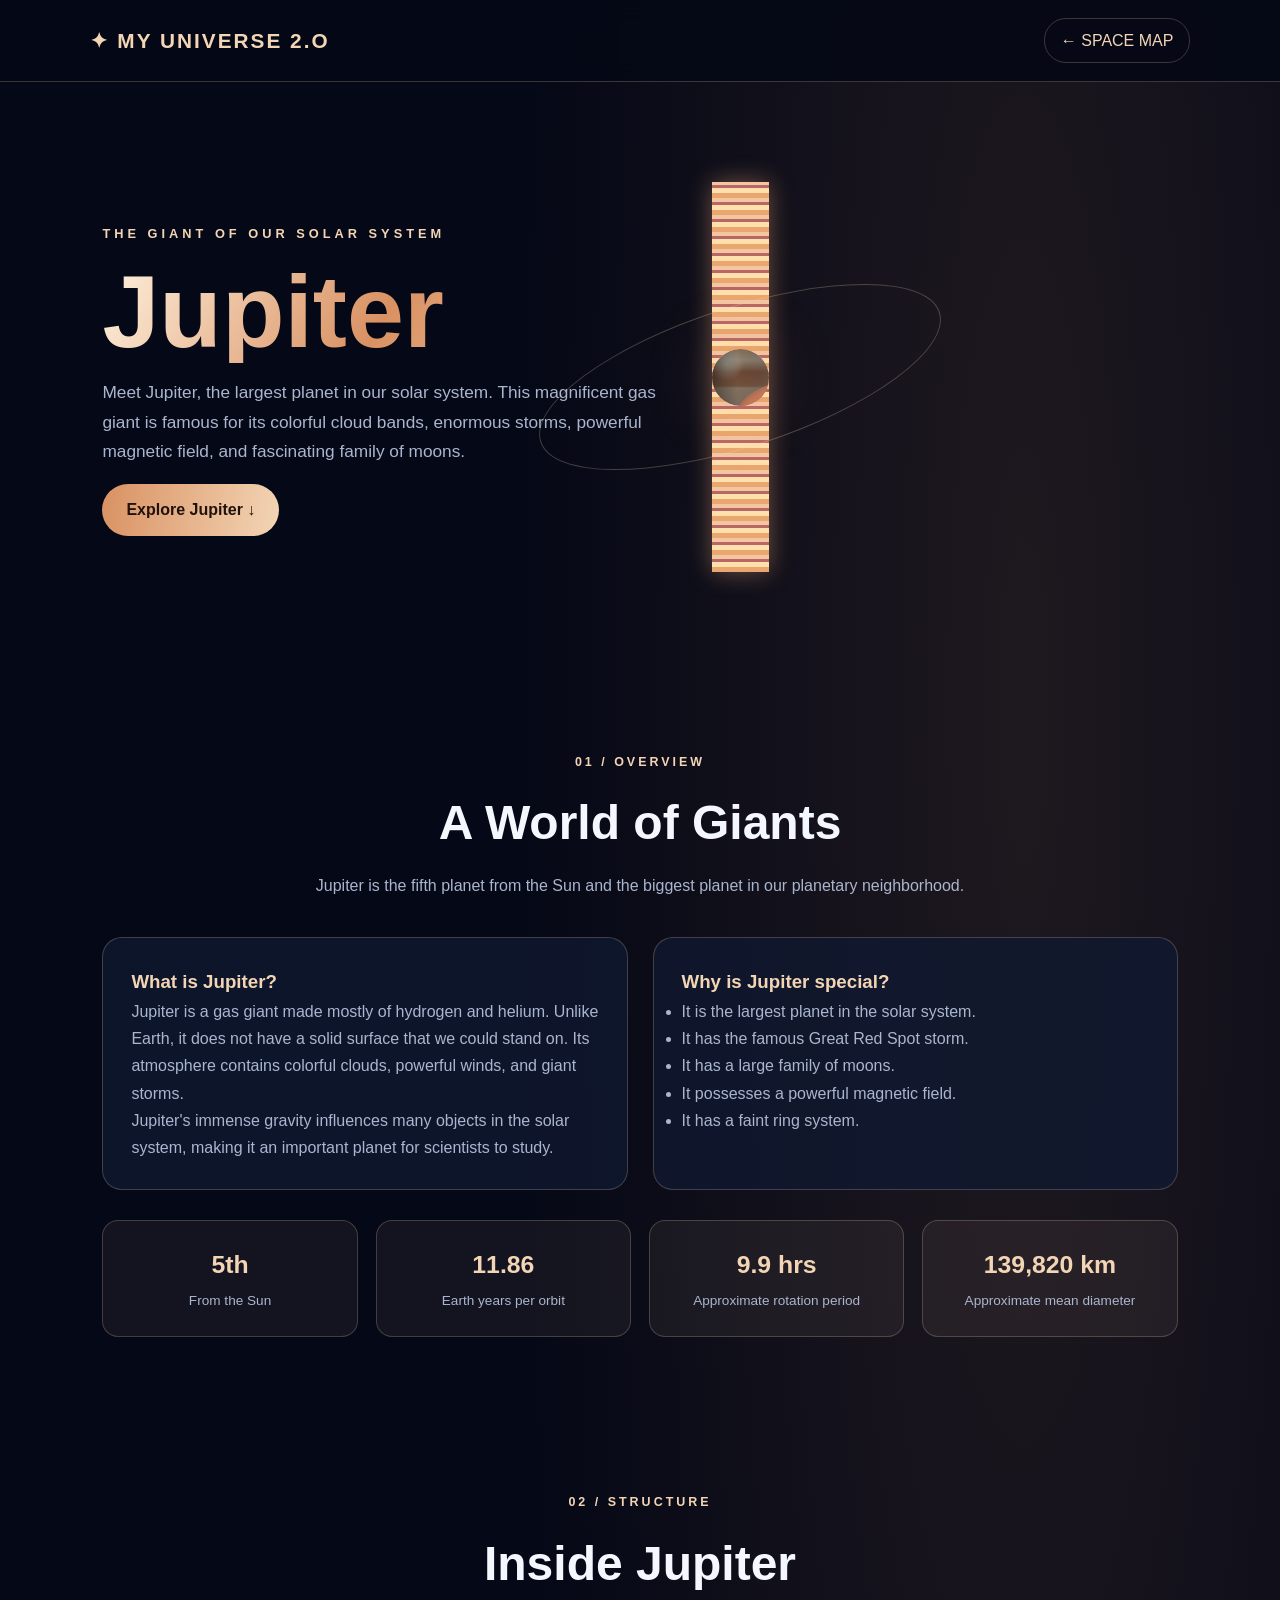
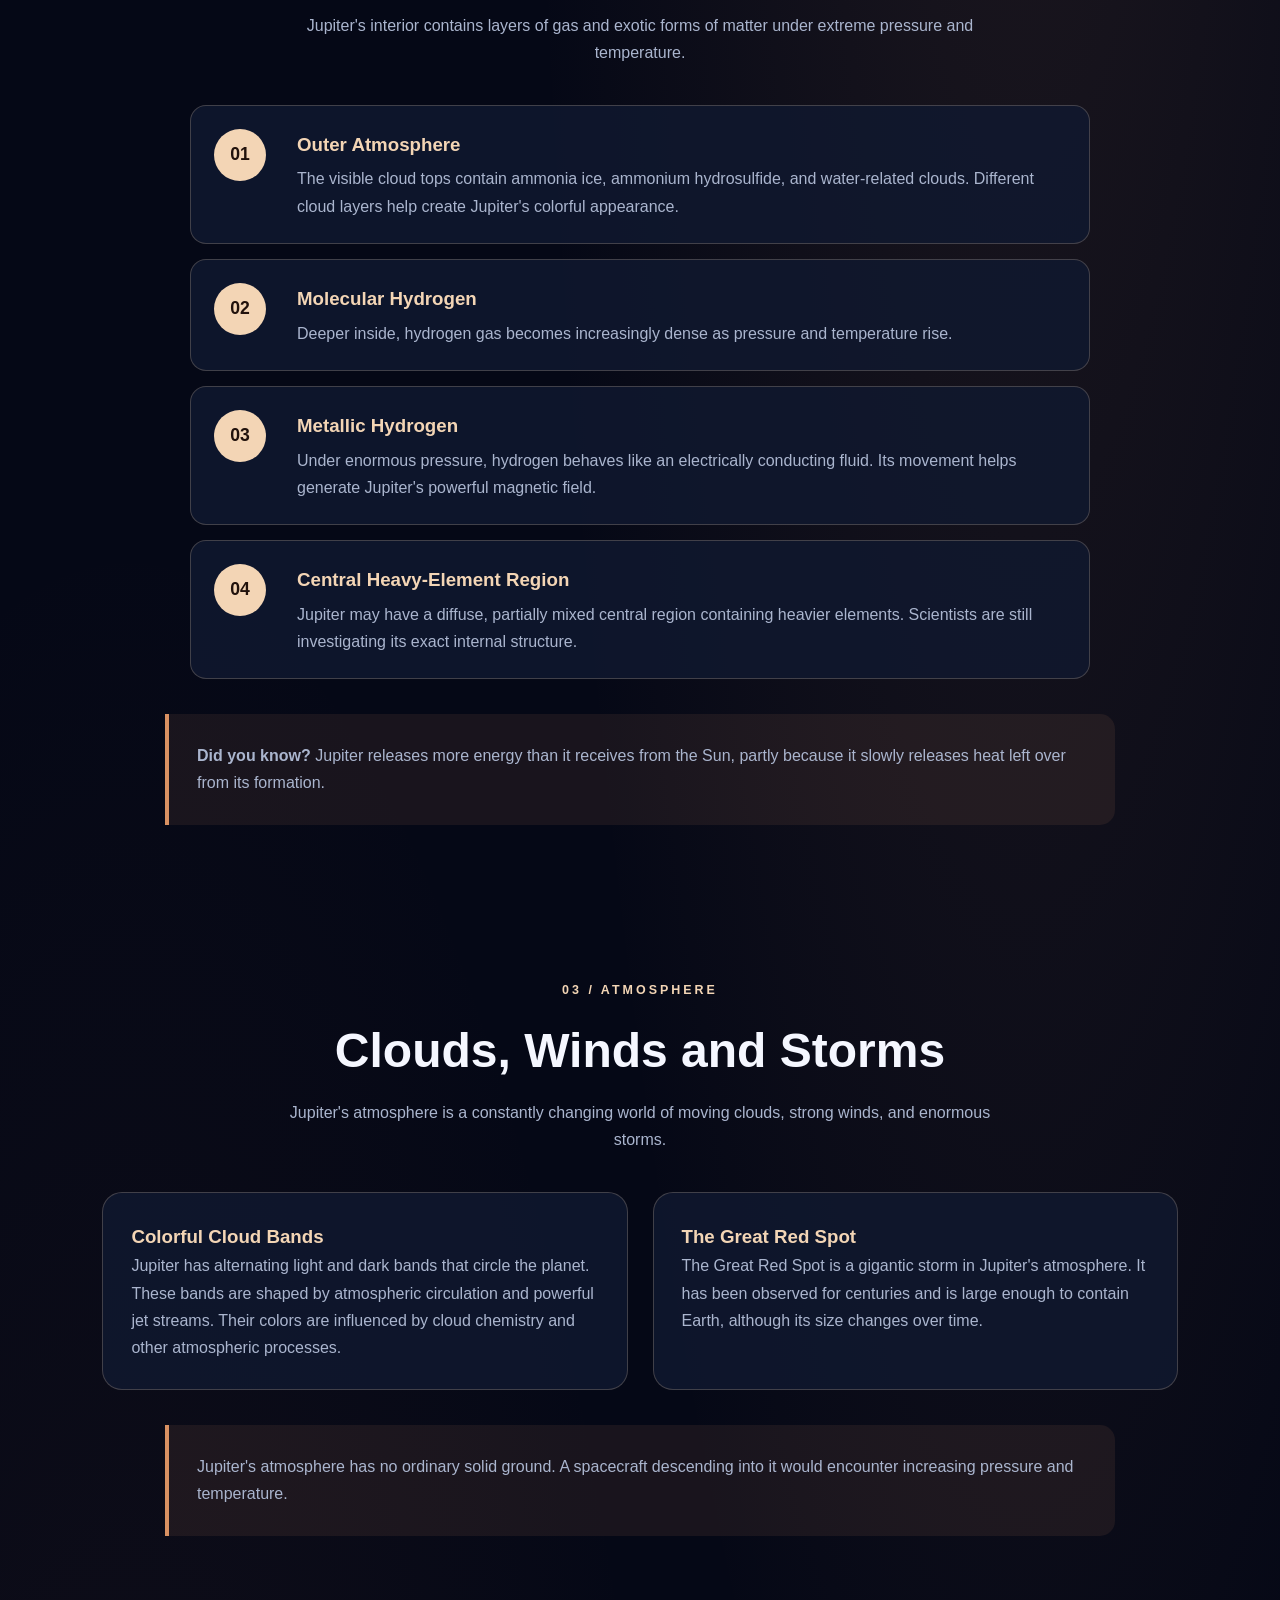
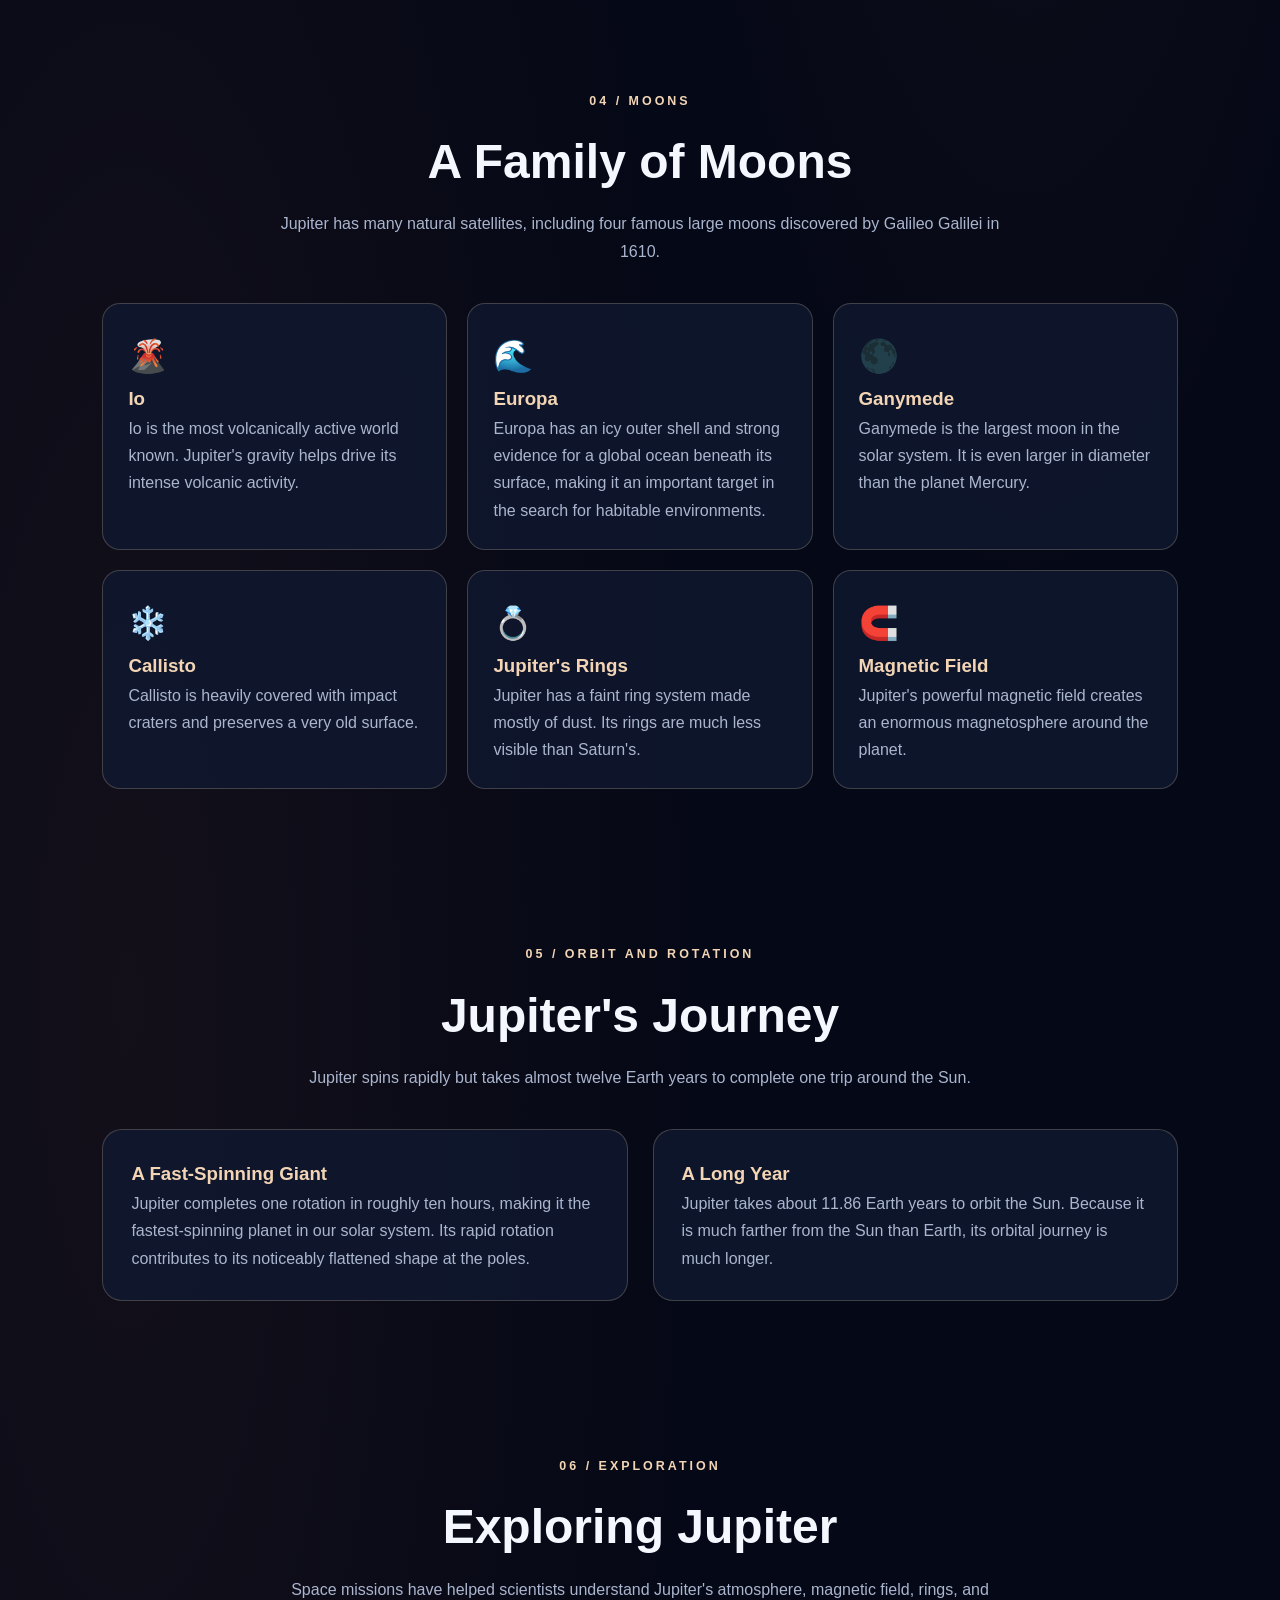
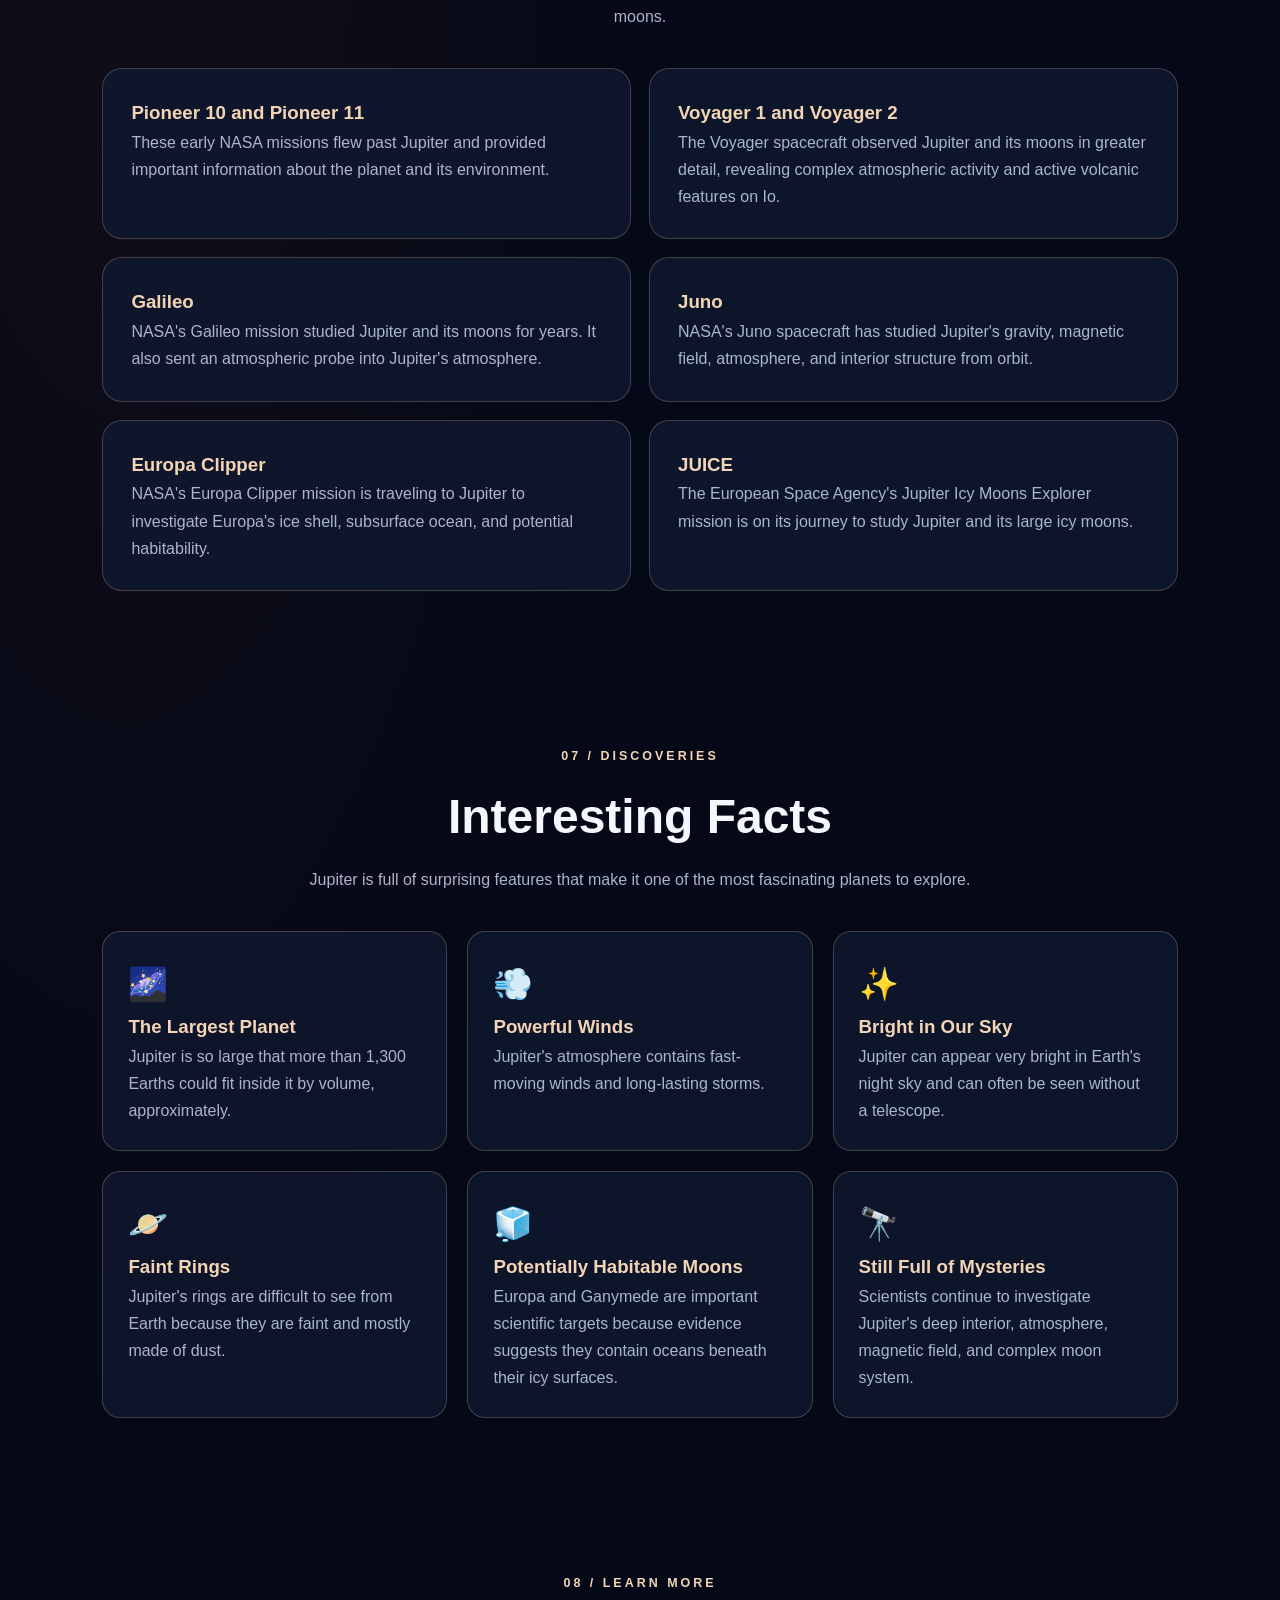
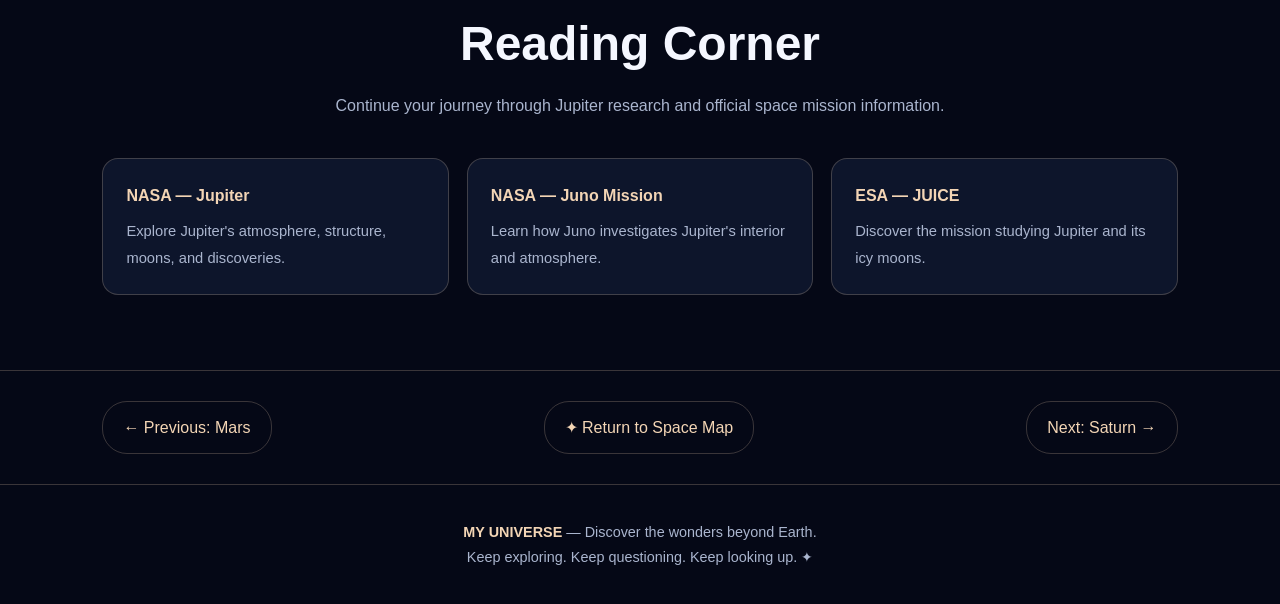
<file: planets/jupiter.html>
<!DOCTYPE html>
<html lang="en">
<head>
    <meta charset="UTF-8">
    <meta name="viewport" content="width=device-width, initial-scale=1.0">
    <title>Jupiter | MY UNIVERSE</title>
    <link rel="stylesheet" href="../main.css">

    <style>
        :root {
            --jupiter-cream: #f3d5b5;
            --jupiter-orange: #d99162;
            --jupiter-brown: #8c5138;
            --space-dark: #050816;
            --space-card: rgba(17, 25, 48, 0.82);
            --space-border: rgba(243, 213, 181, 0.22);
            --text-main: #f5f7ff;
            --text-muted: #aab5ce;
        }

        * {
            box-sizing: border-box;
        }

        html {
            scroll-behavior: smooth;
        }

        body {
            margin: 0;
            background:
                radial-gradient(ellipse at 80% 10%, rgba(217, 145, 98, 0.12), transparent 35%),
                radial-gradient(ellipse at 10% 60%, rgba(140, 81, 56, 0.10), transparent 35%),
                var(--space-dark);
            color: var(--text-main);
            font-family: Arial, Helvetica, sans-serif;
            line-height: 1.7;
        }

        a {
            color: inherit;
            text-decoration: none;
        }

        .jupiter-navbar {
            display: flex;
            justify-content: space-between;
            align-items: center;
            gap: 20px;
            padding: 18px 7%;
            border-bottom: 1px solid var(--space-border);
            background: rgba(5, 8, 22, 0.9);
            position: sticky;
            top: 0;
            z-index: 100;
            backdrop-filter: blur(12px);
        }

        .jupiter-logo {
            color: var(--jupiter-cream);
            font-size: 1.3rem;
            font-weight: bold;
            letter-spacing: 2px;
        }

        .jupiter-navbar nav {
            display: flex;
            flex-wrap: wrap;
            gap: 22px;
        }

        .jupiter-navbar nav a {
            color: var(--text-muted);
            font-size: 0.95rem;
            transition: color 0.3s;
        }

        .jupiter-navbar nav a:hover {
            color: var(--jupiter-cream);
        }

        .jupiter-home {
            border: 1px solid var(--space-border);
            padding: 8px 16px;
            border-radius: 22px;
            color: var(--jupiter-cream);
        }

        .jupiter-hero {
            min-height: 590px;
            display: grid;
            grid-template-columns: 1.1fr 0.9fr;
            align-items: center;
            gap: 40px;
            padding: 70px 8%;
            overflow: hidden;
        }

        .jupiter-eyebrow {
            color: var(--jupiter-cream);
            text-transform: uppercase;
            letter-spacing: 4px;
            font-size: 0.8rem;
            font-weight: bold;
        }

        .jupiter-hero h1 {
            margin: 15px 0;
            font-size: clamp(3.5rem, 8vw, 6.5rem);
            line-height: 1;
            background: linear-gradient(120deg, #fff2df, #d99162, #f3d5b5);
            -webkit-background-clip: text;
            background-clip: text;
            color: transparent;
        }

        .jupiter-hero p {
            max-width: 620px;
            color: var(--text-muted);
            font-size: 1.08rem;
        }

        .jupiter-button {
            display: inline-block;
            margin-top: 18px;
            padding: 12px 24px;
            border-radius: 30px;
            background: linear-gradient(100deg, var(--jupiter-orange), var(--jupiter-cream));
            color: #21120c;
            font-weight: bold;
            transition: transform 0.3s;
        }

        .jupiter-button:hover {
            transform: translateY(-3px);
        }

        .jupiter-visual {
            min-height: 390px;
            display: flex;
            align-items: center;
            justify-content: center;
            position: relative;
        }

        .jupiter-planet {
            width: min(340px, 75vw);
            aspect-ratio: 1;
            border-radius: 50%;
            position: relative;
            overflow: hidden;
            background:
                radial-gradient(ellipse at 25% 25%, rgba(255, 247, 226, 0.9), transparent 30%),
                repeating-linear-gradient(
                    0deg,
                    #e9c9a8 0px,
                    #e9c9a8 18px,
                    #c98d65 20px,
                    #b66f4c 34px,
                    #f0d7b7 46px,
                    #d9a17c 60px,
                    #f3dfc5 74px,
                    #ad7158 90px
                );
            box-shadow:
                inset -35px -15px 55px rgba(0, 0, 0, 0.55),
                inset 15px 10px 35px rgba(255, 255, 255, 0.15),
                0 0 75px rgba(217, 145, 98, 0.22);
            animation: jupiterFloat 6s ease-in-out infinite;
        }

        .jupiter-planet::before {
            content: "";
            position: absolute;
            width: 95px;
            height: 50px;
            left: 42%;
            top: 58%;
            border-radius: 50%;
            transform: rotate(-12deg);
            background:
                radial-gradient(ellipse at center, #a74f37 0%, #c66c4c 45%, #d68b68 72%, transparent 75%);
            box-shadow: inset 0 3px 8px rgba(82, 35, 23, 0.45);
        }

        .jupiter-planet::after {
            content: "";
            position: absolute;
            inset: 0;
            border-radius: 50%;
            background: linear-gradient(90deg, rgba(0, 0, 0, 0.45), transparent 45%, rgba(255, 255, 255, 0.08));
        }

        .jupiter-orbit {
            position: absolute;
            width: 420px;
            height: 140px;
            border: 1px solid rgba(243, 213, 181, 0.25);
            border-radius: 50%;
            transform: rotate(-18deg);
        }

        .jupiter-section {
            padding: 75px 8%;
        }

        .jupiter-section-heading {
            text-align: center;
            margin-bottom: 38px;
        }

        .jupiter-section-heading span {
            color: var(--jupiter-cream);
            text-transform: uppercase;
            letter-spacing: 3px;
            font-size: 0.78rem;
            font-weight: bold;
        }

        .jupiter-section-heading h2 {
            margin: 8px 0;
            font-size: clamp(2rem, 5vw, 3rem);
        }

        .jupiter-section-heading p {
            max-width: 720px;
            margin: 0 auto;
            color: var(--text-muted);
        }

        .jupiter-overview {
            display: grid;
            grid-template-columns: 1fr 1fr;
            gap: 25px;
            align-items: stretch;
        }

        .jupiter-card {
            padding: 28px;
            background: var(--space-card);
            border: 1px solid var(--space-border);
            border-radius: 20px;
            transition: transform 0.3s, border-color 0.3s;
        }

        .jupiter-card:hover {
            transform: translateY(-5px);
            border-color: var(--jupiter-cream);
        }

        .jupiter-card h3 {
            margin-top: 0;
            color: var(--jupiter-cream);
        }

        .jupiter-card p,
        .jupiter-card li {
            color: var(--text-muted);
        }

        .jupiter-stats {
            display: grid;
            grid-template-columns: repeat(4, 1fr);
            gap: 18px;
            margin-top: 30px;
        }

        .jupiter-stat {
            text-align: center;
            padding: 23px 12px;
            background: rgba(243, 213, 181, 0.06);
            border: 1px solid var(--space-border);
            border-radius: 16px;
        }

        .jupiter-stat strong {
            display: block;
            color: var(--jupiter-cream);
            font-size: 1.55rem;
        }

        .jupiter-stat span {
            color: var(--text-muted);
            font-size: 0.85rem;
        }

        .jupiter-layers {
            display: grid;
            gap: 15px;
            max-width: 900px;
            margin: auto;
        }

        .jupiter-layer {
            display: grid;
            grid-template-columns: 65px 1fr;
            gap: 18px;
            align-items: start;
            padding: 23px;
            border: 1px solid var(--space-border);
            border-radius: 16px;
            background: var(--space-card);
        }

        .jupiter-layer-number {
            display: grid;
            place-items: center;
            width: 52px;
            height: 52px;
            border-radius: 50%;
            color: #21120c;
            background: var(--jupiter-cream);
            font-weight: bold;
            font-size: 1.1rem;
        }

        .jupiter-layer h3 {
            margin: 0 0 5px;
            color: var(--jupiter-cream);
        }

        .jupiter-layer p {
            margin: 0;
            color: var(--text-muted);
        }

        .jupiter-highlight {
            margin: 35px auto 0;
            max-width: 950px;
            padding: 28px;
            border-left: 4px solid var(--jupiter-orange);
            border-radius: 0 15px 15px 0;
            background: rgba(217, 145, 98, 0.09);
        }

        .jupiter-highlight p {
            margin: 0;
            color: var(--text-muted);
        }

        .jupiter-facts-grid {
            display: grid;
            grid-template-columns: repeat(3, 1fr);
            gap: 20px;
        }

        .jupiter-fact-card {
            padding: 25px;
            border-radius: 18px;
            background: var(--space-card);
            border: 1px solid var(--space-border);
        }

        .jupiter-fact-icon {
            font-size: 2rem;
        }

        .jupiter-fact-card h3 {
            color: var(--jupiter-cream);
        }

        .jupiter-fact-card p {
            color: var(--text-muted);
        }

        .jupiter-mission-list {
            display: grid;
            grid-template-columns: repeat(2, 1fr);
            gap: 18px;
        }

        .jupiter-resource-list {
            display: grid;
            grid-template-columns: repeat(3, 1fr);
            gap: 18px;
        }

        .jupiter-resource {
            display: block;
            padding: 23px;
            background: var(--space-card);
            border: 1px solid var(--space-border);
            border-radius: 16px;
            transition: border-color 0.3s, transform 0.3s;
        }

        .jupiter-resource:hover {
            border-color: var(--jupiter-cream);
            transform: translateY(-4px);
        }

        .jupiter-resource strong {
            display: block;
            margin-bottom: 8px;
            color: var(--jupiter-cream);
        }

        .jupiter-resource span {
            color: var(--text-muted);
            font-size: 0.92rem;
        }

        .jupiter-navigation {
            display: flex;
            justify-content: space-between;
            align-items: center;
            flex-wrap: wrap;
            gap: 18px;
            padding: 30px 8%;
            border-top: 1px solid var(--space-border);
            border-bottom: 1px solid var(--space-border);
        }

        .jupiter-navigation a {
            padding: 12px 20px;
            border: 1px solid var(--space-border);
            border-radius: 25px;
            color: var(--jupiter-cream);
            transition: background 0.3s;
        }

        .jupiter-navigation a:hover {
            background: rgba(243, 213, 181, 0.1);
        }

        .jupiter-footer {
            padding: 35px 8%;
            text-align: center;
            color: var(--text-muted);
            font-size: 0.9rem;
        }

        .jupiter-footer strong {
            color: var(--jupiter-cream);
        }

        @keyframes jupiterFloat {
            0%, 100% {
                transform: translateY(0);
            }
            50% {
                transform: translateY(-12px);
            }
        }

        @media (max-width: 900px) {
            .jupiter-hero {
                grid-template-columns: 1fr;
                text-align: center;
            }

            .jupiter-hero p {
                margin-left: auto;
                margin-right: auto;
            }

            .jupiter-overview {
                grid-template-columns: 1fr;
            }

            .jupiter-stats {
                grid-template-columns: repeat(2, 1fr);
            }

            .jupiter-facts-grid,
            .jupiter-resource-list {
                grid-template-columns: repeat(2, 1fr);
            }
        }

        @media (max-width: 600px) {
            .jupiter-navbar {
                flex-direction: column;
            }

            .jupiter-navbar nav {
                justify-content: center;
                gap: 12px;
            }

            .jupiter-hero {
                padding: 50px 6%;
            }

            .jupiter-visual {
                min-height: 320px;
            }

            .jupiter-planet {
                width: min(270px, 75vw);
            }

            .jupiter-orbit {
                width: 310px;
                height: 110px;
            }

            .jupiter-section {
                padding: 55px 6%;
            }

            .jupiter-stats,
            .jupiter-facts-grid,
            .jupiter-mission-list,
            .jupiter-resource-list {
                grid-template-columns: 1fr;
            }

            .jupiter-layer {
                grid-template-columns: 1fr;
            }

            .jupiter-navigation {
                justify-content: center;
                text-align: center;
            }
        }

        @media (prefers-reduced-motion: reduce) {
            *,
            *::before,
            *::after {
                animation-duration: 0.01ms !important;
                animation-iteration-count: 1 !important;
                scroll-behavior: auto !important;
                transition-duration: 0.01ms !important;
            }
        }
    </style>
</head>

<body>

    <header class="jupiter-navbar">
        <a href="../index.html" class="jupiter-logo">✦ MY UNIVERSE 2.O</a>

        <a href="../explore.html" class="jupiter-home">← SPACE MAP</a>
    </header>

    <main>

        <section class="jupiter-hero">
            <div class="jupiter-hero-content">
                <span class="jupiter-eyebrow">The Giant of Our Solar System</span>
                <h1>Jupiter</h1>
                <p>
                    Meet Jupiter, the largest planet in our solar system.
                    This magnificent gas giant is famous for its colorful
                    cloud bands, enormous storms, powerful magnetic field,
                    and fascinating family of moons.
                </p>
                <a href="#overview" class="jupiter-button">Explore Jupiter ↓</a>
            </div>

            <div class="jupiter-visual" aria-label="Stylized illustration of Jupiter">
                <div class="jupiter-orbit"></div>
                <div class="jupiter-planet"></div>
            </div>
        </section>

        <section class="jupiter-section" id="overview">
            <div class="jupiter-section-heading">
                <span>01 / Overview</span>
                <h2>A World of Giants</h2>
                <p>
                    Jupiter is the fifth planet from the Sun and the biggest
                    planet in our planetary neighborhood.
                </p>
            </div>

            <div class="jupiter-overview">
                <article class="jupiter-card">
                    <h3>What is Jupiter?</h3>
                    <p>
                        Jupiter is a gas giant made mostly of hydrogen and
                        helium. Unlike Earth, it does not have a solid surface
                        that we could stand on. Its atmosphere contains
                        colorful clouds, powerful winds, and giant storms.
                    </p>
                    <p>
                        Jupiter's immense gravity influences many objects
                        in the solar system, making it an important planet
                        for scientists to study.
                    </p>
                </article>

                <article class="jupiter-card">
                    <h3>Why is Jupiter special?</h3>
                    <ul>
                        <li>It is the largest planet in the solar system.</li>
                        <li>It has the famous Great Red Spot storm.</li>
                        <li>It has a large family of moons.</li>
                        <li>It possesses a powerful magnetic field.</li>
                        <li>It has a faint ring system.</li>
                    </ul>
                </article>
            </div>

            <div class="jupiter-stats">
                <div class="jupiter-stat">
                    <strong>5th</strong>
                    <span>From the Sun</span>
                </div>

                <div class="jupiter-stat">
                    <strong>11.86</strong>
                    <span>Earth years per orbit</span>
                </div>

                <div class="jupiter-stat">
                    <strong>9.9 hrs</strong>
                    <span>Approximate rotation period</span>
                </div>

                <div class="jupiter-stat">
                    <strong>139,820 km</strong>
                    <span>Approximate mean diameter</span>
                </div>
            </div>
        </section>

        <section class="jupiter-section">
            <div class="jupiter-section-heading">
                <span>02 / Structure</span>
                <h2>Inside Jupiter</h2>
                <p>
                    Jupiter's interior contains layers of gas and exotic
                    forms of matter under extreme pressure and temperature.
                </p>
            </div>

            <div class="jupiter-layers">
                <article class="jupiter-layer">
                    <div class="jupiter-layer-number">01</div>
                    <div>
                        <h3>Outer Atmosphere</h3>
                        <p>
                            The visible cloud tops contain ammonia ice,
                            ammonium hydrosulfide, and water-related clouds.
                            Different cloud layers help create Jupiter's
                            colorful appearance.
                        </p>
                    </div>
                </article>

                <article class="jupiter-layer">
                    <div class="jupiter-layer-number">02</div>
                    <div>
                        <h3>Molecular Hydrogen</h3>
                        <p>
                            Deeper inside, hydrogen gas becomes increasingly
                            dense as pressure and temperature rise.
                        </p>
                    </div>
                </article>

                <article class="jupiter-layer">
                    <div class="jupiter-layer-number">03</div>
                    <div>
                        <h3>Metallic Hydrogen</h3>
                        <p>
                            Under enormous pressure, hydrogen behaves like
                            an electrically conducting fluid. Its movement
                            helps generate Jupiter's powerful magnetic field.
                        </p>
                    </div>
                </article>

                <article class="jupiter-layer">
                    <div class="jupiter-layer-number">04</div>
                    <div>
                        <h3>Central Heavy-Element Region</h3>
                        <p>
                            Jupiter may have a diffuse, partially mixed
                            central region containing heavier elements.
                            Scientists are still investigating its exact
                            internal structure.
                        </p>
                    </div>
                </article>
            </div>

            <div class="jupiter-highlight">
                <p>
                    <strong>Did you know?</strong> Jupiter releases more
                    energy than it receives from the Sun, partly because
                    it slowly releases heat left over from its formation.
                </p>
            </div>
        </section>

        <section class="jupiter-section">
            <div class="jupiter-section-heading">
                <span>03 / Atmosphere</span>
                <h2>Clouds, Winds and Storms</h2>
                <p>
                    Jupiter's atmosphere is a constantly changing world
                    of moving clouds, strong winds, and enormous storms.
                </p>
            </div>

            <div class="jupiter-overview">
                <article class="jupiter-card">
                    <h3>Colorful Cloud Bands</h3>
                    <p>
                        Jupiter has alternating light and dark bands that
                        circle the planet. These bands are shaped by
                        atmospheric circulation and powerful jet streams.
                        Their colors are influenced by cloud chemistry
                        and other atmospheric processes.
                    </p>
                </article>

                <article class="jupiter-card">
                    <h3>The Great Red Spot</h3>
                    <p>
                        The Great Red Spot is a gigantic storm in Jupiter's
                        atmosphere. It has been observed for centuries and
                        is large enough to contain Earth, although its size
                        changes over time.
                    </p>
                </article>
            </div>

            <div class="jupiter-highlight">
                <p>
                    Jupiter's atmosphere has no ordinary solid ground.
                    A spacecraft descending into it would encounter
                    increasing pressure and temperature.
                </p>
            </div>
        </section>

        <section class="jupiter-section">
            <div class="jupiter-section-heading">
                <span>04 / Moons</span>
                <h2>A Family of Moons</h2>
                <p>
                    Jupiter has many natural satellites, including four
                    famous large moons discovered by Galileo Galilei in 1610.
                </p>
            </div>

            <div class="jupiter-facts-grid">
                <article class="jupiter-fact-card">
                    <div class="jupiter-fact-icon">🌋</div>
                    <h3>Io</h3>
                    <p>
                        Io is the most volcanically active world known.
                        Jupiter's gravity helps drive its intense volcanic
                        activity.
                    </p>
                </article>

                <article class="jupiter-fact-card">
                    <div class="jupiter-fact-icon">🌊</div>
                    <h3>Europa</h3>
                    <p>
                        Europa has an icy outer shell and strong evidence
                        for a global ocean beneath its surface, making it
                        an important target in the search for habitable
                        environments.
                    </p>
                </article>

                <article class="jupiter-fact-card">
                    <div class="jupiter-fact-icon">🌑</div>
                    <h3>Ganymede</h3>
                    <p>
                        Ganymede is the largest moon in the solar system.
                        It is even larger in diameter than the planet Mercury.
                    </p>
                </article>

                <article class="jupiter-fact-card">
                    <div class="jupiter-fact-icon">❄️</div>
                    <h3>Callisto</h3>
                    <p>
                        Callisto is heavily covered with impact craters and
                        preserves a very old surface.
                    </p>
                </article>

                <article class="jupiter-fact-card">
                    <div class="jupiter-fact-icon">💍</div>
                    <h3>Jupiter's Rings</h3>
                    <p>
                        Jupiter has a faint ring system made mostly of
                        dust. Its rings are much less visible than Saturn's.
                    </p>
                </article>

                <article class="jupiter-fact-card">
                    <div class="jupiter-fact-icon">🧲</div>
                    <h3>Magnetic Field</h3>
                    <p>
                        Jupiter's powerful magnetic field creates an
                        enormous magnetosphere around the planet.
                    </p>
                </article>
            </div>
        </section>

        <section class="jupiter-section">
            <div class="jupiter-section-heading">
                <span>05 / Orbit and Rotation</span>
                <h2>Jupiter's Journey</h2>
                <p>
                    Jupiter spins rapidly but takes almost twelve Earth
                    years to complete one trip around the Sun.
                </p>
            </div>

            <div class="jupiter-overview">
                <article class="jupiter-card">
                    <h3>A Fast-Spinning Giant</h3>
                    <p>
                        Jupiter completes one rotation in roughly ten hours,
                        making it the fastest-spinning planet in our solar
                        system. Its rapid rotation contributes to its
                        noticeably flattened shape at the poles.
                    </p>
                </article>

                <article class="jupiter-card">
                    <h3>A Long Year</h3>
                    <p>
                        Jupiter takes about 11.86 Earth years to orbit
                        the Sun. Because it is much farther from the Sun
                        than Earth, its orbital journey is much longer.
                    </p>
                </article>
            </div>
        </section>

        <section class="jupiter-section">
            <div class="jupiter-section-heading">
                <span>06 / Exploration</span>
                <h2>Exploring Jupiter</h2>
                <p>
                    Space missions have helped scientists understand
                    Jupiter's atmosphere, magnetic field, rings, and moons.
                </p>
            </div>

            <div class="jupiter-mission-list">
                <article class="jupiter-card">
                    <h3>Pioneer 10 and Pioneer 11</h3>
                    <p>
                        These early NASA missions flew past Jupiter and
                        provided important information about the planet
                        and its environment.
                    </p>
                </article>

                <article class="jupiter-card">
                    <h3>Voyager 1 and Voyager 2</h3>
                    <p>
                        The Voyager spacecraft observed Jupiter and its
                        moons in greater detail, revealing complex
                        atmospheric activity and active volcanic features
                        on Io.
                    </p>
                </article>

                <article class="jupiter-card">
                    <h3>Galileo</h3>
                    <p>
                        NASA's Galileo mission studied Jupiter and its
                        moons for years. It also sent an atmospheric probe
                        into Jupiter's atmosphere.
                    </p>
                </article>

                <article class="jupiter-card">
                    <h3>Juno</h3>
                    <p>
                        NASA's Juno spacecraft has studied Jupiter's
                        gravity, magnetic field, atmosphere, and interior
                        structure from orbit.
                    </p>
                </article>

                <article class="jupiter-card">
                    <h3>Europa Clipper</h3>
                    <p>
                        NASA's Europa Clipper mission is traveling to
                        Jupiter to investigate Europa's ice shell,
                        subsurface ocean, and potential habitability.
                    </p>
                </article>

                <article class="jupiter-card">
                    <h3>JUICE</h3>
                    <p>
                        The European Space Agency's Jupiter Icy Moons
                        Explorer mission is on its journey to study
                        Jupiter and its large icy moons.
                    </p>
                </article>
            </div>
        </section>

        <section class="jupiter-section" id="facts">
            <div class="jupiter-section-heading">
                <span>07 / Discoveries</span>
                <h2>Interesting Facts</h2>
                <p>
                    Jupiter is full of surprising features that make
                    it one of the most fascinating planets to explore.
                </p>
            </div>

            <div class="jupiter-facts-grid">
                <article class="jupiter-fact-card">
                    <div class="jupiter-fact-icon">🌌</div>
                    <h3>The Largest Planet</h3>
                    <p>
                        Jupiter is so large that more than 1,300 Earths
                        could fit inside it by volume, approximately.
                    </p>
                </article>

                <article class="jupiter-fact-card">
                    <div class="jupiter-fact-icon">💨</div>
                    <h3>Powerful Winds</h3>
                    <p>
                        Jupiter's atmosphere contains fast-moving winds
                        and long-lasting storms.
                    </p>
                </article>

                <article class="jupiter-fact-card">
                    <div class="jupiter-fact-icon">✨</div>
                    <h3>Bright in Our Sky</h3>
                    <p>
                        Jupiter can appear very bright in Earth's night
                        sky and can often be seen without a telescope.
                    </p>
                </article>

                <article class="jupiter-fact-card">
                    <div class="jupiter-fact-icon">🪐</div>
                    <h3>Faint Rings</h3>
                    <p>
                        Jupiter's rings are difficult to see from Earth
                        because they are faint and mostly made of dust.
                    </p>
                </article>

                <article class="jupiter-fact-card">
                    <div class="jupiter-fact-icon">🧊</div>
                    <h3>Potentially Habitable Moons</h3>
                    <p>
                        Europa and Ganymede are important scientific
                        targets because evidence suggests they contain
                        oceans beneath their icy surfaces.
                    </p>
                </article>

                <article class="jupiter-fact-card">
                    <div class="jupiter-fact-icon">🔭</div>
                    <h3>Still Full of Mysteries</h3>
                    <p>
                        Scientists continue to investigate Jupiter's
                        deep interior, atmosphere, magnetic field, and
                        complex moon system.
                    </p>
                </article>
            </div>
        </section>

        <section class="jupiter-section">
            <div class="jupiter-section-heading">
                <span>08 / Learn More</span>
                <h2>Reading Corner</h2>
                <p>
                    Continue your journey through Jupiter research and
                    official space mission information.
                </p>
            </div>

            <div class="jupiter-resource-list">
                <a class="jupiter-resource"
                   href="https://science.nasa.gov/jupiter/"
                   target="_blank"
                   rel="noopener noreferrer">
                    <strong>NASA — Jupiter</strong>
                    <span>Explore Jupiter's atmosphere, structure, moons, and discoveries.</span>
                </a>

                <a class="jupiter-resource"
                   href="https://science.nasa.gov/mission/juno/"
                   target="_blank"
                   rel="noopener noreferrer">
                    <strong>NASA — Juno Mission</strong>
                    <span>Learn how Juno investigates Jupiter's interior and atmosphere.</span>
                </a>

                <a class="jupiter-resource"
                   href="https://www.esa.int/Science_Exploration/Space_Science/Juice"
                   target="_blank"
                   rel="noopener noreferrer">
                    <strong>ESA — JUICE</strong>
                    <span>Discover the mission studying Jupiter and its icy moons.</span>
                </a>
            </div>
        </section>

        <section class="jupiter-navigation">
            <a href="mars.html">← Previous: Mars</a>
            <a href="../explore.html">✦ Return to Space Map</a>
            <a href="saturn.html">Next: Saturn →</a>
        </section>

    </main>

    <footer class="jupiter-footer">
        <p>
            <strong>MY UNIVERSE</strong> — Discover the wonders beyond Earth.
        </p>
        <p>Keep exploring. Keep questioning. Keep looking up. ✦</p>
    </footer>

</body>
</html>
</file>
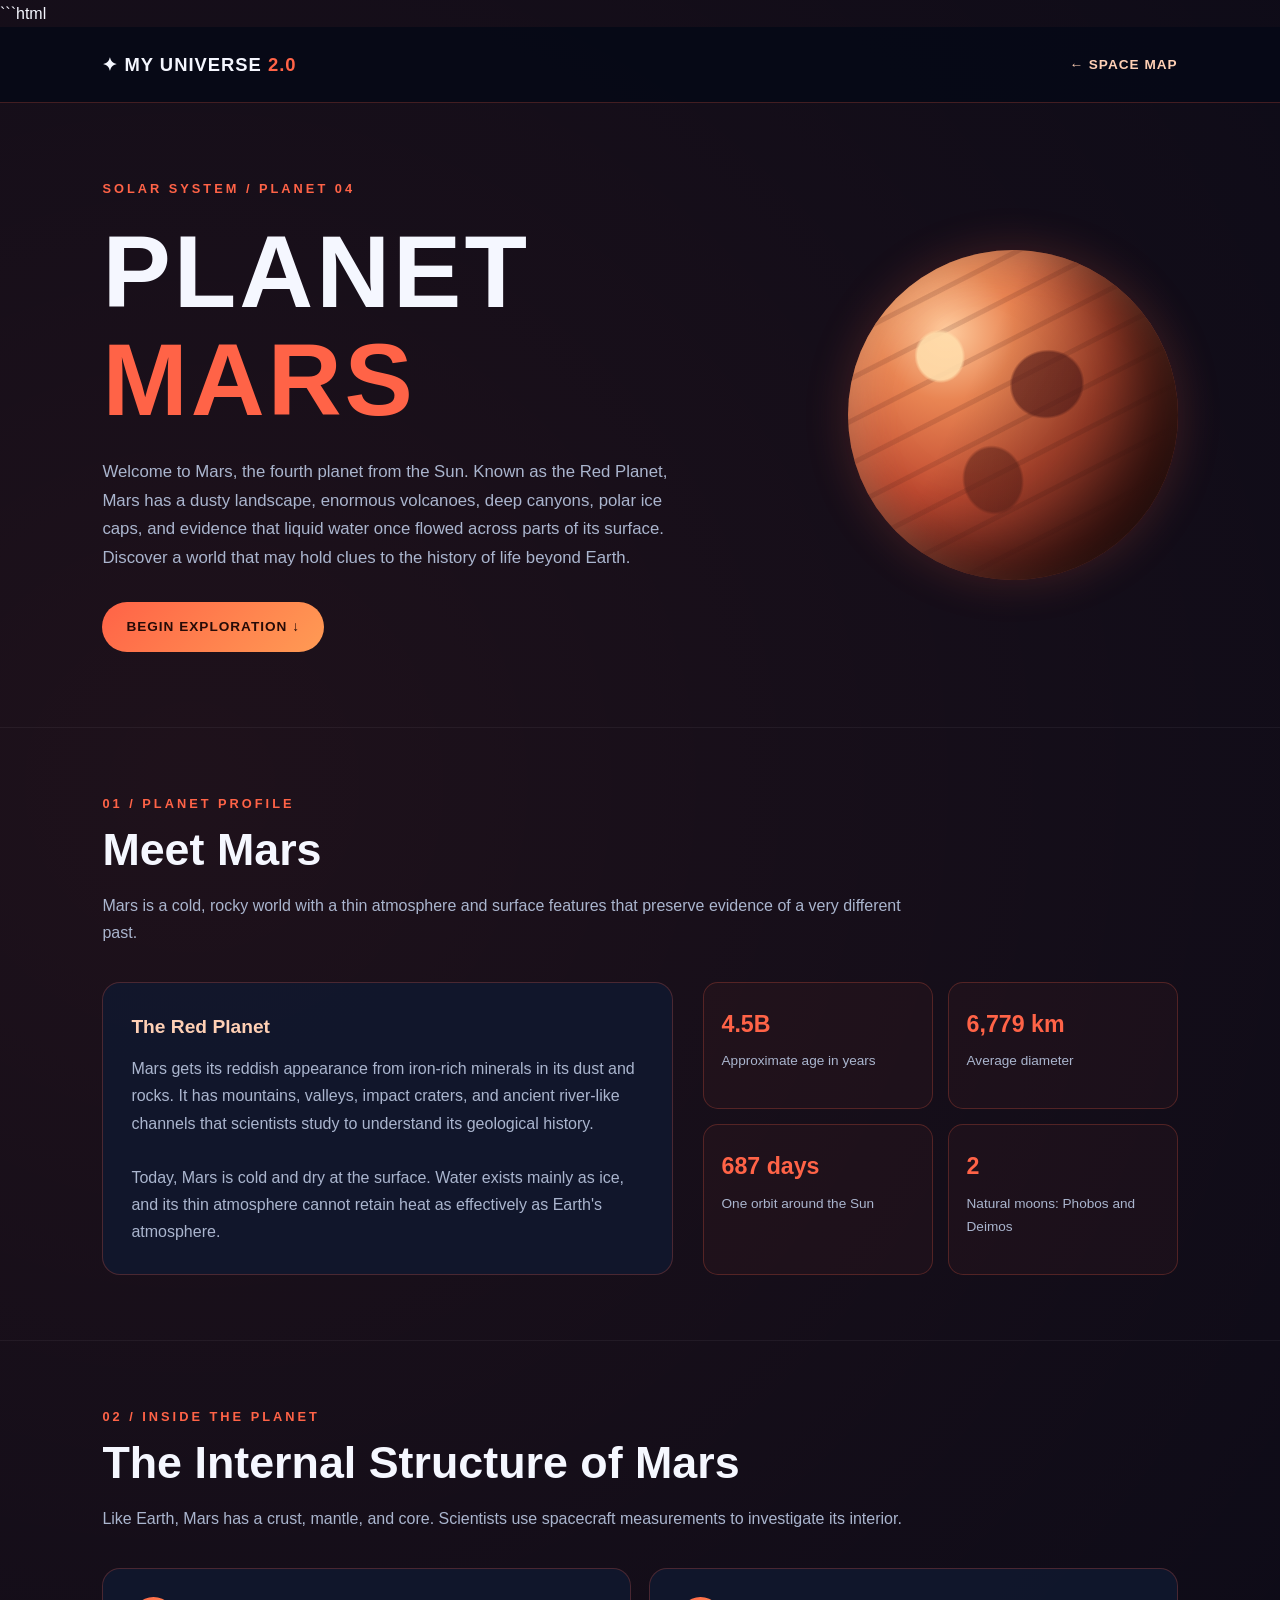
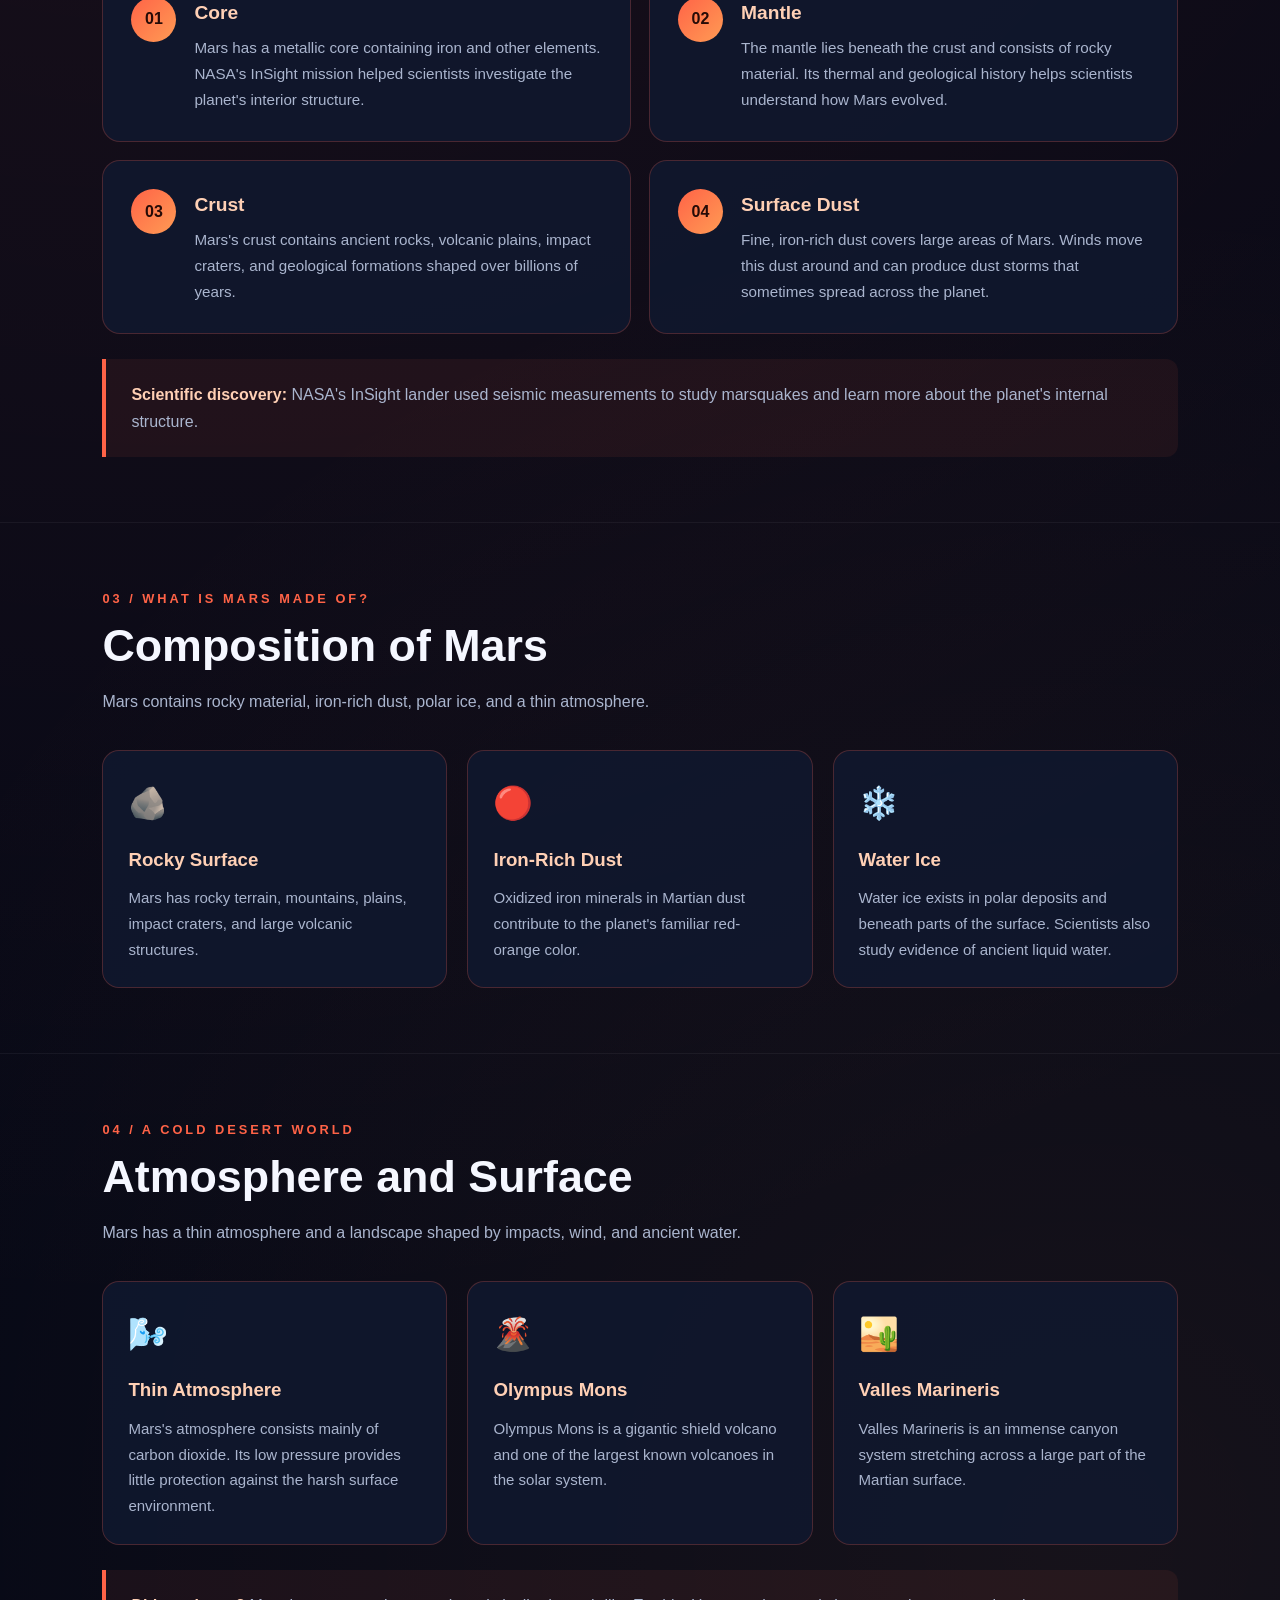
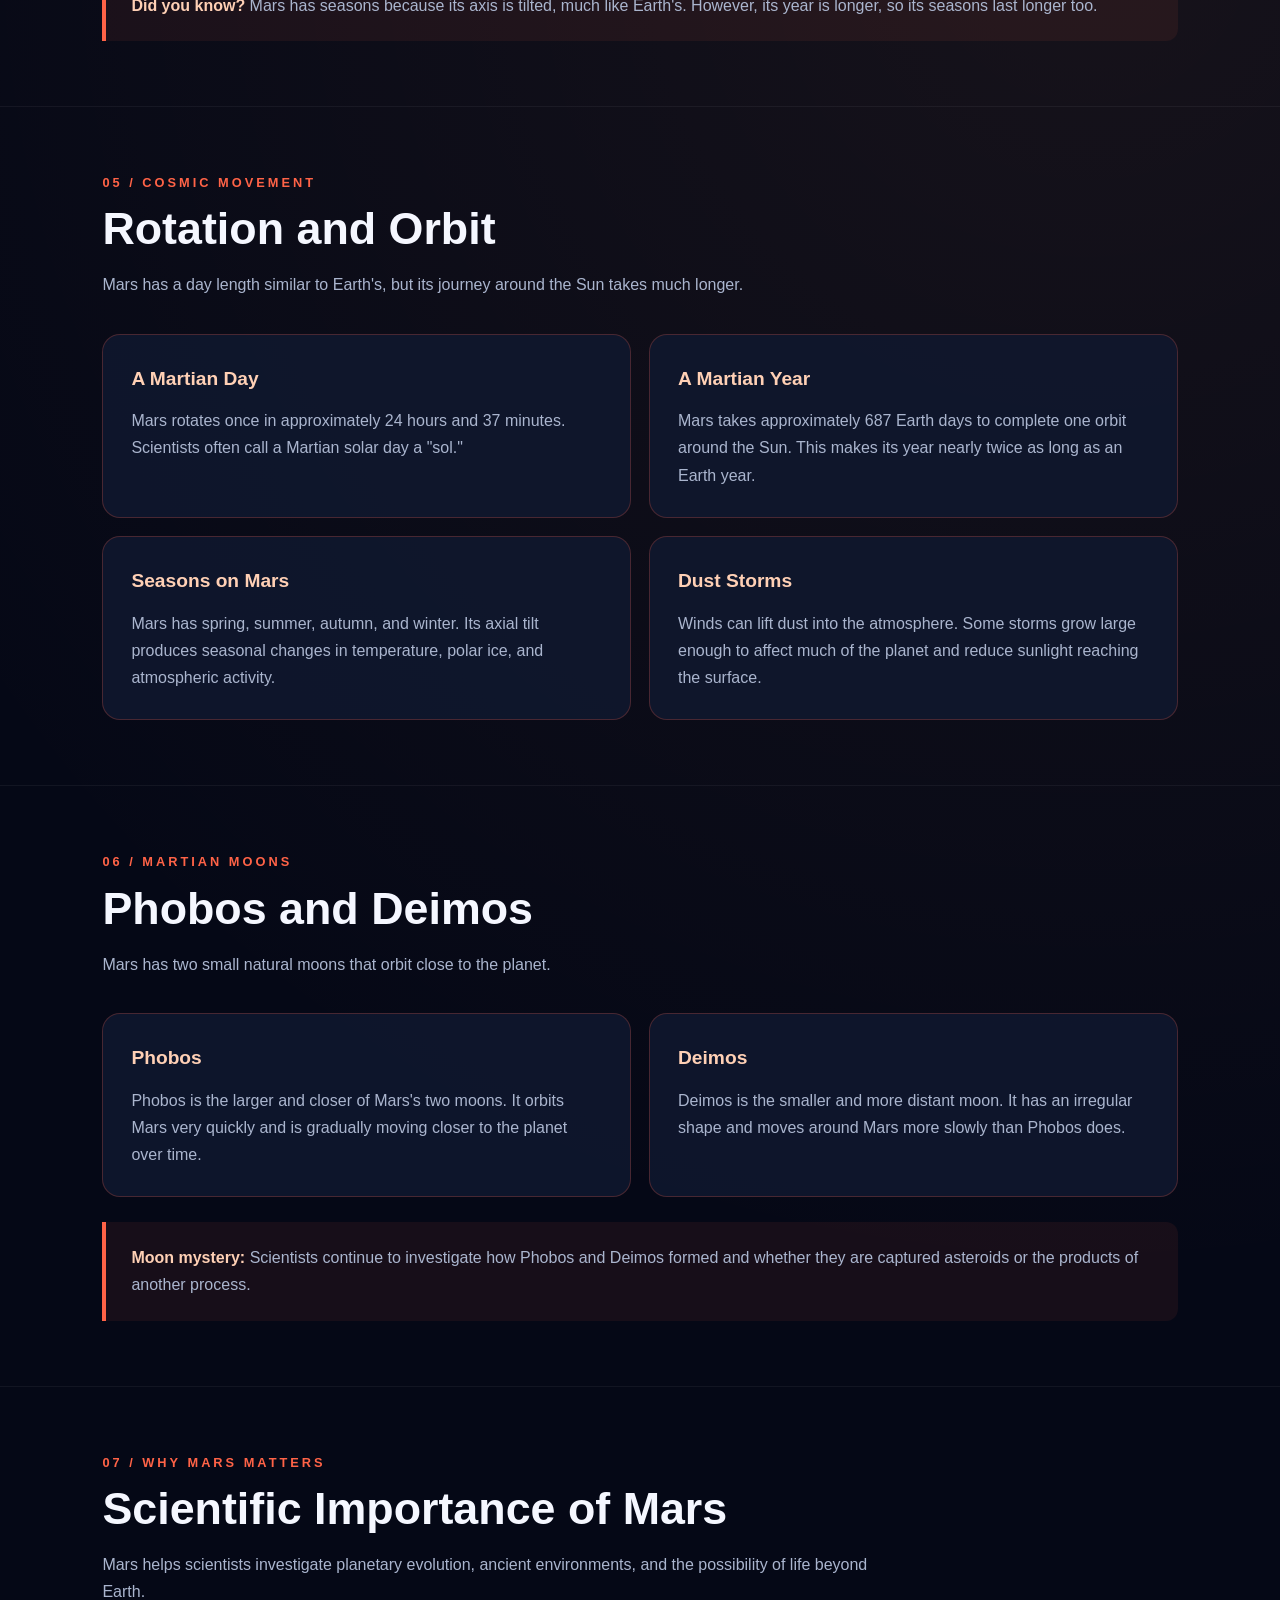
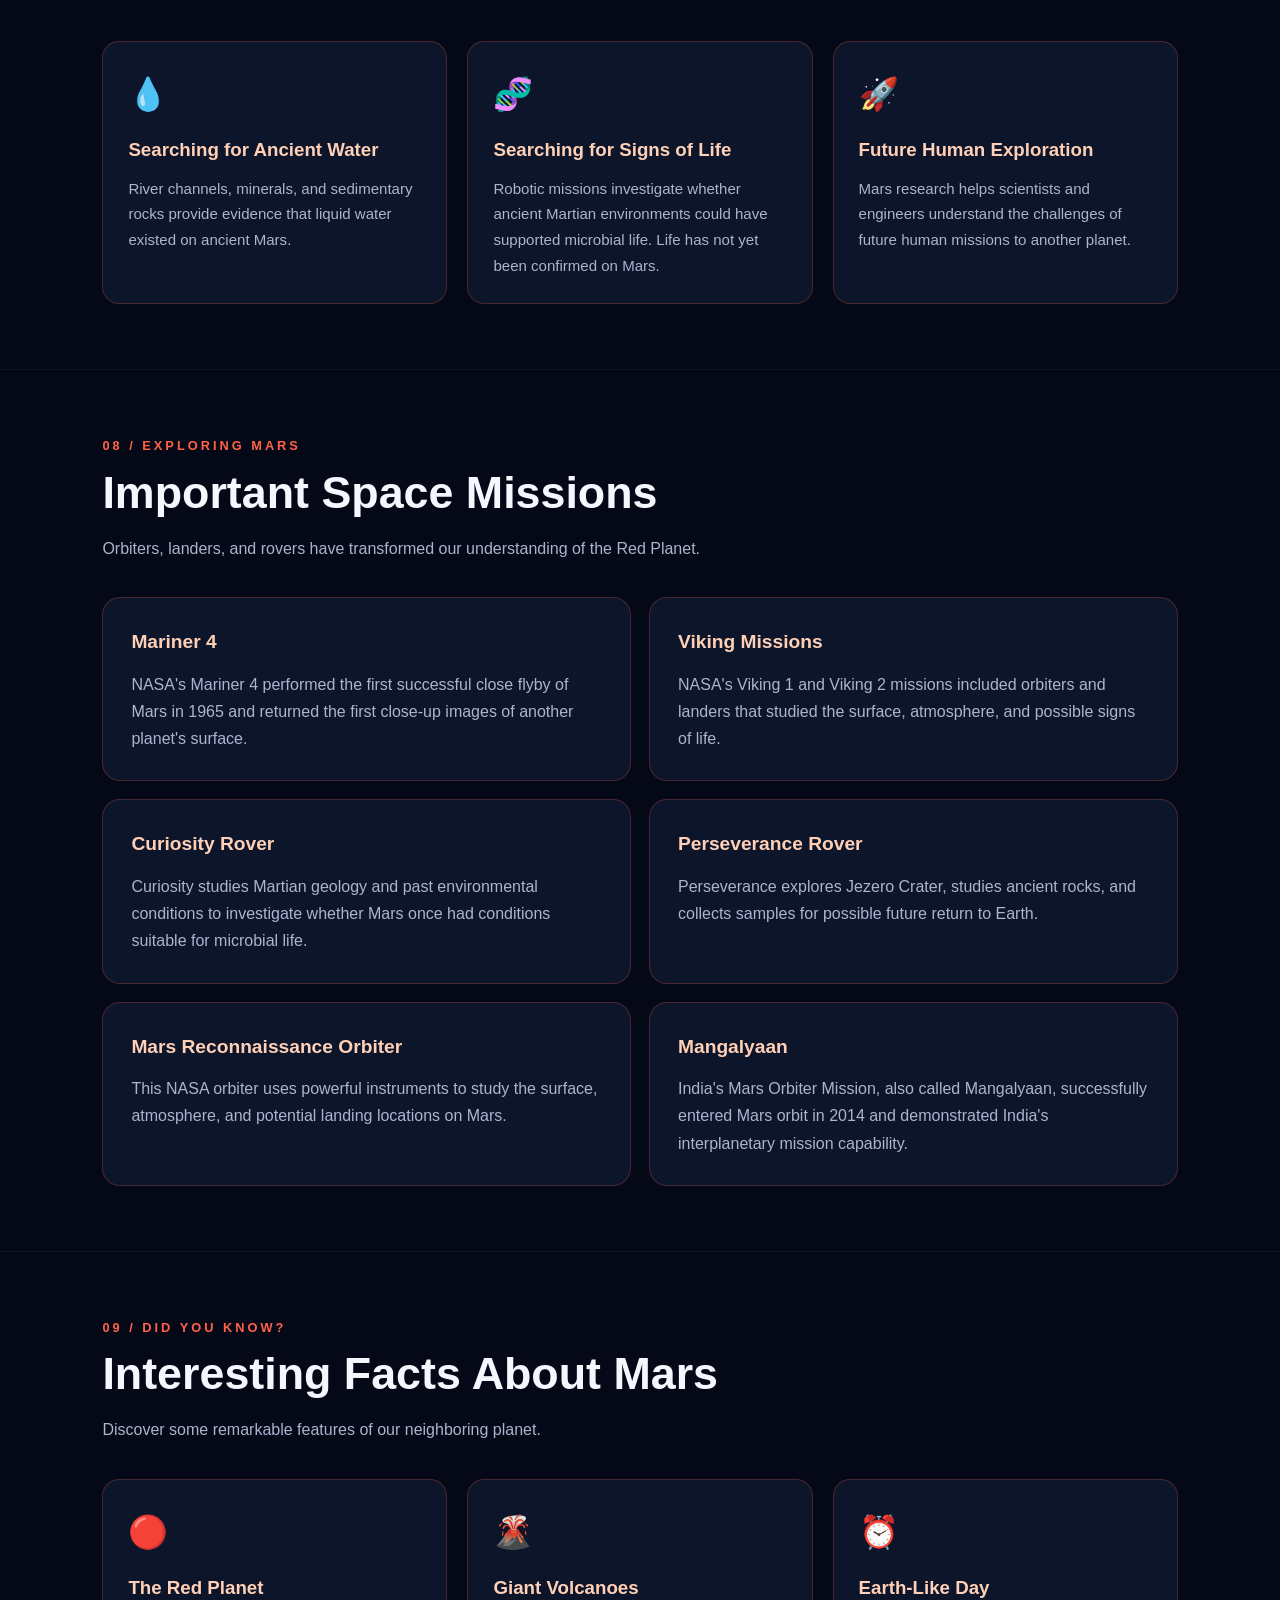
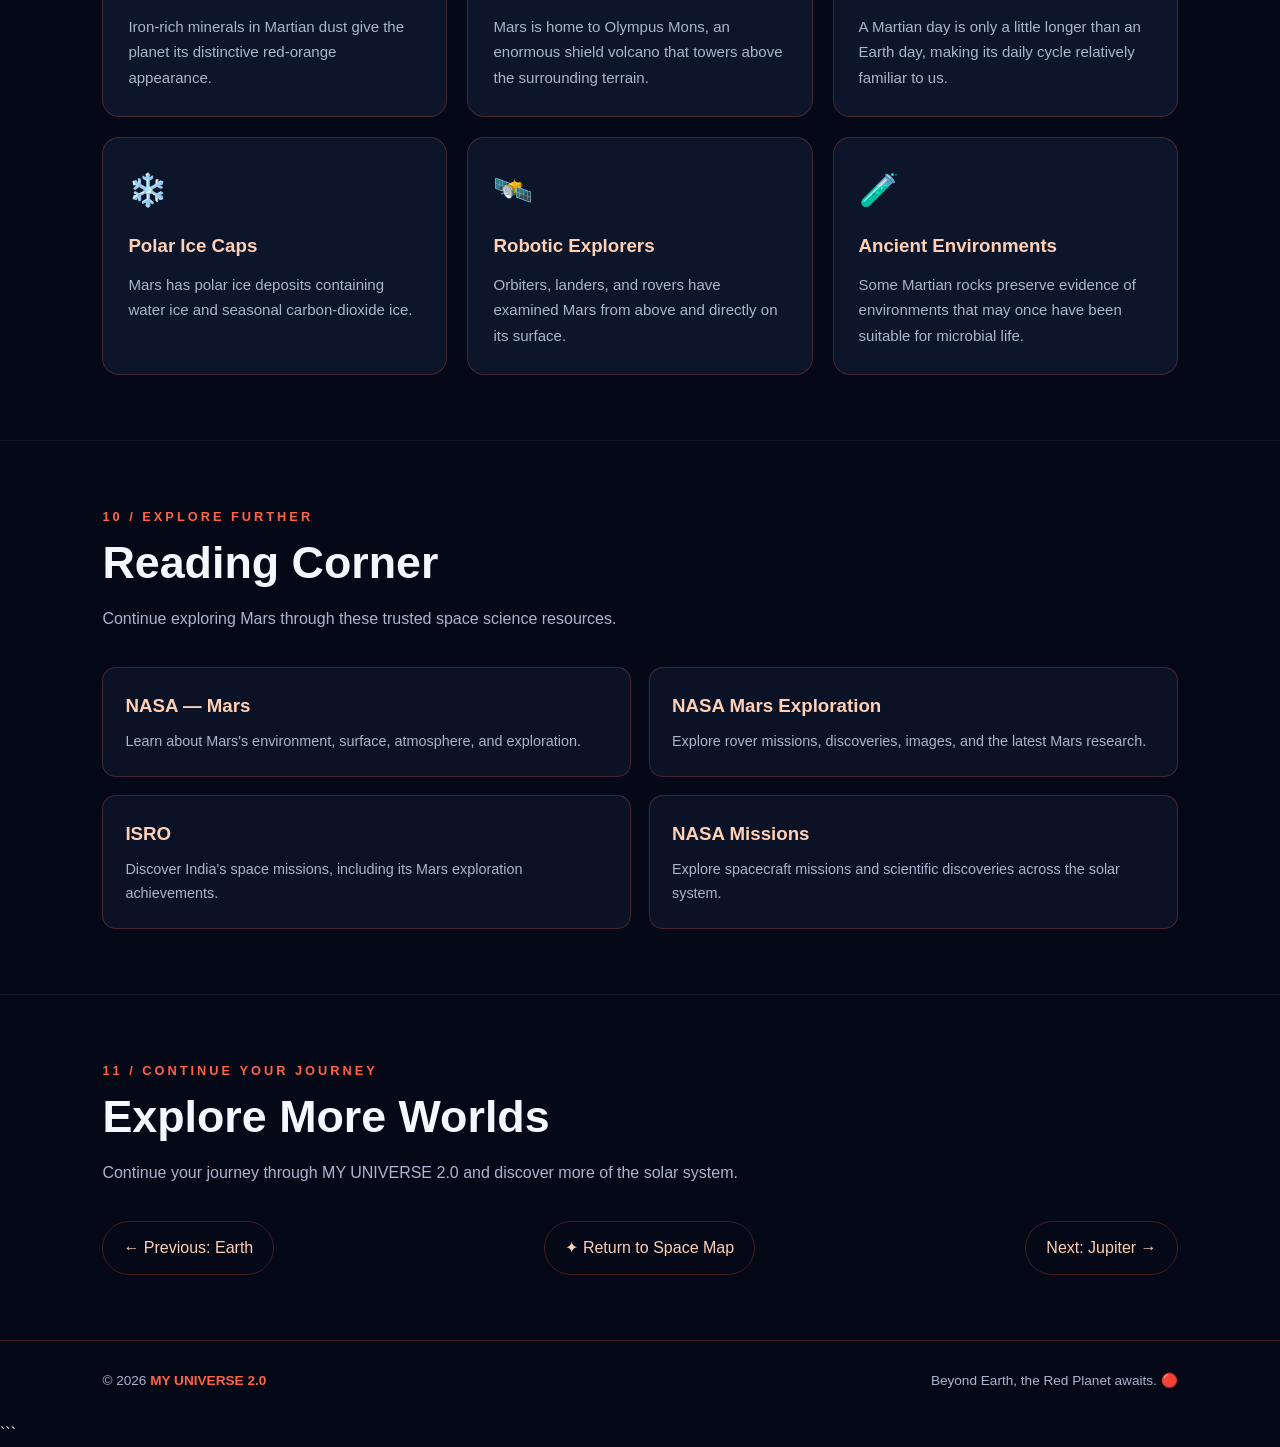
<file: planets/mars.html>
```html
<!DOCTYPE html>
<html lang="en">
<head>
    <meta charset="UTF-8">
    <meta name="viewport" content="width=device-width, initial-scale=1.0">
    <title>Mars | MY UNIVERSE 2.0</title>
    <link rel="stylesheet" href="../main.css">

    <style>
        :root {
            --mars-red: #ff6347;
            --mars-orange: #ff9b54;
            --mars-light: #ffd0b5;
            --space-dark: #050816;
            --space-card: rgba(17, 25, 48, 0.82);
            --space-border: rgba(255, 99, 71, 0.24);
            --text-main: #f5f7ff;
            --text-muted: #aab5ce;
        }

        * {
            box-sizing: border-box;
            margin: 0;
            padding: 0;
        }

        html {
            scroll-behavior: smooth;
        }

        body {
            background:
                radial-gradient(circle at 15% 10%, rgba(255, 99, 71, 0.10), transparent 30%),
                radial-gradient(circle at 85% 40%, rgba(255, 155, 84, 0.07), transparent 28%),
                var(--space-dark);
            color: var(--text-main);
            font-family: Arial, Helvetica, sans-serif;
            line-height: 1.7;
        }

        a {
            color: inherit;
            text-decoration: none;
        }

        .mars-navbar {
            display: flex;
            justify-content: space-between;
            align-items: center;
            gap: 20px;
            padding: 22px 8%;
            border-bottom: 1px solid var(--space-border);
            background: rgba(5, 8, 22, 0.88);
        }

        .mars-logo {
            color: var(--text-main);
            font-size: 1.15rem;
            font-weight: 800;
            letter-spacing: 1px;
        }

        .mars-logo span {
            color: var(--mars-red);
        }

        .mars-home {
            color: var(--mars-light);
            font-size: 0.85rem;
            font-weight: 700;
            letter-spacing: 1px;
            transition: color 0.3s ease;
        }

        .mars-home:hover {
            color: var(--mars-orange);
        }

        .mars-hero {
            min-height: 590px;
            display: flex;
            align-items: center;
            justify-content: space-between;
            gap: 45px;
            padding: 75px 8%;
            overflow: hidden;
        }

        .mars-hero-content {
            flex: 1;
            max-width: 650px;
        }

        .mars-eyebrow {
            color: var(--mars-red);
            font-size: 0.8rem;
            font-weight: 700;
            letter-spacing: 3px;
            margin-bottom: 18px;
        }

        .mars-hero h1 {
            font-size: clamp(3.5rem, 8vw, 6.5rem);
            line-height: 1.05;
            margin-bottom: 25px;
            letter-spacing: 3px;
        }

        .mars-hero h1 span {
            color: var(--mars-red);
            display: block;
        }

        .mars-hero p {
            max-width: 580px;
            color: var(--text-muted);
            font-size: 1.05rem;
            margin-bottom: 30px;
        }

        .mars-button {
            display: inline-block;
            padding: 13px 24px;
            border-radius: 30px;
            background: linear-gradient(135deg, var(--mars-red), var(--mars-orange));
            color: #260b07;
            font-size: 0.85rem;
            font-weight: 800;
            letter-spacing: 1px;
            transition: transform 0.3s ease, box-shadow 0.3s ease;
        }

        .mars-button:hover {
            transform: translateY(-4px);
            box-shadow: 0 10px 30px rgba(255, 99, 71, 0.22);
        }

        .mars-visual {
            flex: 0 0 330px;
            width: 330px;
            height: 330px;
            border-radius: 50%;
            position: relative;
            overflow: hidden;
            background:
                radial-gradient(circle at 30% 25%,
                    #ffcc9e 0%,
                    #e98553 20%,
                    #c34c32 48%,
                    #8d3027 75%,
                    #421b20 100%);
            box-shadow:
                inset -35px -25px 65px rgba(0, 0, 0, 0.55),
                inset 12px 8px 35px rgba(255, 205, 155, 0.30),
                0 0 45px rgba(255, 99, 71, 0.20);
            animation: mars-float 6s ease-in-out infinite;
        }

        .mars-visual::before {
            content: "";
            position: absolute;
            inset: 0;
            border-radius: 50%;
            background:
                radial-gradient(ellipse at 32% 28%,
                    rgba(255, 220, 170, 0.9) 0 7%,
                    transparent 8%),
                radial-gradient(ellipse at 62% 43%,
                    rgba(94, 31, 28, 0.65) 0 12%,
                    transparent 13%),
                radial-gradient(ellipse at 40% 68%,
                    rgba(96, 35, 27, 0.55) 0 10%,
                    transparent 11%),
                repeating-linear-gradient(
                    165deg,
                    transparent 0 17px,
                    rgba(80, 29, 24, 0.16) 18px 22px,
                    transparent 23px 38px
                );
            transform: rotate(-12deg);
        }

        .mars-visual::after {
            content: "";
            position: absolute;
            inset: 0;
            border-radius: 50%;
            background: linear-gradient(
                115deg,
                transparent 38%,
                rgba(0, 0, 0, 0.55) 100%
            );
        }

        @keyframes mars-float {
            0%, 100% {
                transform: translateY(0) rotate(0deg);
            }

            50% {
                transform: translateY(-14px) rotate(3deg);
            }
        }

        .mars-section {
            padding: 65px 8%;
            border-top: 1px solid rgba(255, 255, 255, 0.05);
        }

        .mars-section-heading {
            margin-bottom: 35px;
            max-width: 800px;
        }

        .mars-section-heading .mars-eyebrow {
            margin-bottom: 8px;
        }

        .mars-section-heading h2 {
            font-size: clamp(1.8rem, 4vw, 2.8rem);
            line-height: 1.25;
            margin-bottom: 14px;
        }

        .mars-section-heading p {
            color: var(--text-muted);
        }

        .mars-overview {
            display: grid;
            grid-template-columns: 1.2fr 1fr;
            gap: 30px;
            align-items: stretch;
        }

        .mars-card {
            padding: 28px;
            border-radius: 18px;
            border: 1px solid var(--space-border);
            background: var(--space-card);
            transition: transform 0.3s ease, border-color 0.3s ease;
        }

        .mars-card:hover {
            transform: translateY(-5px);
            border-color: rgba(255, 99, 71, 0.6);
        }

        .mars-card h3 {
            color: var(--mars-light);
            font-size: 1.2rem;
            margin-bottom: 12px;
        }

        .mars-card p {
            color: var(--text-muted);
        }

        .mars-stats {
            display: grid;
            grid-template-columns: repeat(2, minmax(0, 1fr));
            gap: 15px;
        }

        .mars-stat {
            padding: 22px 18px;
            border-radius: 15px;
            border: 1px solid var(--space-border);
            background: rgba(255, 99, 71, 0.04);
        }

        .mars-stat strong {
            display: block;
            color: var(--mars-red);
            font-size: 1.45rem;
            margin-bottom: 5px;
        }

        .mars-stat span {
            color: var(--text-muted);
            font-size: 0.85rem;
        }

        .mars-layers {
            display: grid;
            grid-template-columns: repeat(2, minmax(0, 1fr));
            gap: 18px;
        }

        .mars-layer {
            display: flex;
            align-items: flex-start;
            gap: 18px;
        }

        .mars-layer-number {
            flex: 0 0 45px;
            width: 45px;
            height: 45px;
            display: grid;
            place-items: center;
            border-radius: 50%;
            color: #260b07;
            background: linear-gradient(135deg, var(--mars-red), var(--mars-orange));
            font-weight: 800;
        }

        .mars-layer h3 {
            color: var(--mars-light);
            margin-bottom: 6px;
        }

        .mars-layer p {
            color: var(--text-muted);
            font-size: 0.95rem;
        }

        .mars-highlight {
            margin-top: 25px;
            padding: 22px 25px;
            border-left: 4px solid var(--mars-red);
            border-radius: 0 12px 12px 0;
            background: rgba(255, 99, 71, 0.07);
            color: var(--text-muted);
        }

        .mars-highlight strong {
            color: var(--mars-light);
        }

        .mars-facts-grid {
            display: grid;
            grid-template-columns: repeat(3, minmax(0, 1fr));
            gap: 20px;
        }

        .mars-fact-card {
            padding: 25px;
            border-radius: 17px;
            border: 1px solid var(--space-border);
            background: var(--space-card);
            transition: transform 0.3s ease;
        }

        .mars-fact-card:hover {
            transform: translateY(-5px);
        }

        .mars-fact-icon {
            font-size: 2rem;
            margin-bottom: 13px;
        }

        .mars-fact-card h3 {
            color: var(--mars-light);
            margin-bottom: 10px;
        }

        .mars-fact-card p {
            color: var(--text-muted);
            font-size: 0.94rem;
        }

        .mars-resources {
            display: grid;
            grid-template-columns: repeat(2, minmax(0, 1fr));
            gap: 18px;
        }

        .mars-resource {
            display: block;
            padding: 22px;
            border-radius: 14px;
            border: 1px solid var(--space-border);
            background: rgba(17, 25, 48, 0.65);
            transition: background 0.3s ease, transform 0.3s ease;
        }

        .mars-resource:hover {
            background: rgba(255, 99, 71, 0.08);
            transform: translateY(-3px);
        }

        .mars-resource h3 {
            color: var(--mars-light);
            margin-bottom: 7px;
        }

        .mars-resource p {
            color: var(--text-muted);
            font-size: 0.9rem;
        }

        .mars-navigation {
            display: flex;
            justify-content: space-between;
            align-items: center;
            flex-wrap: wrap;
            gap: 15px;
        }

        .mars-navigation a {
            padding: 12px 20px;
            border-radius: 30px;
            border: 1px solid var(--space-border);
            color: var(--mars-light);
            transition: background 0.3s ease;
        }

        .mars-navigation a:hover {
            background: rgba(255, 99, 71, 0.1);
        }

        .mars-footer {
            display: flex;
            justify-content: space-between;
            align-items: center;
            gap: 20px;
            padding: 28px 8%;
            border-top: 1px solid var(--space-border);
            color: var(--text-muted);
            font-size: 0.85rem;
        }

        .mars-footer strong {
            color: var(--mars-red);
        }

        @media (max-width: 800px) {
            .mars-hero {
                flex-direction: column-reverse;
                align-items: flex-start;
                padding-top: 45px;
            }

            .mars-visual {
                align-self: center;
                width: 260px;
                height: 260px;
                flex-basis: 260px;
            }

            .mars-overview {
                grid-template-columns: 1fr;
            }

            .mars-facts-grid {
                grid-template-columns: repeat(2, minmax(0, 1fr));
            }
        }

        @media (max-width: 550px) {
            .mars-navbar {
                padding: 18px 5%;
                flex-wrap: wrap;
            }

            .mars-logo {
                font-size: 0.95rem;
            }

            .mars-hero,
            .mars-section {
                padding-left: 5%;
                padding-right: 5%;
            }

            .mars-hero h1 {
                font-size: 3.4rem;
            }

            .mars-visual {
                width: 220px;
                height: 220px;
                flex-basis: 220px;
            }

            .mars-facts-grid,
            .mars-layers,
            .mars-resources {
                grid-template-columns: 1fr;
            }

            .mars-stats {
                grid-template-columns: repeat(2, minmax(0, 1fr));
            }

            .mars-stat {
                padding: 16px 12px;
            }

            .mars-stat strong {
                font-size: 1.2rem;
            }

            .mars-navigation {
                align-items: stretch;
                flex-direction: column;
            }

            .mars-navigation a {
                text-align: center;
            }

            .mars-footer {
                flex-direction: column;
                align-items: flex-start;
                padding-left: 5%;
                padding-right: 5%;
            }
        }

        @media (prefers-reduced-motion: reduce) {
            html {
                scroll-behavior: auto;
            }

            .mars-visual {
                animation: none;
            }

            .mars-card,
            .mars-button,
            .mars-resource,
            .mars-fact-card {
                transition: none;
            }
        }
    </style>
</head>

<body>

    <!-- Navigation -->
    <header class="mars-navbar">
        <a href="../index.html" class="mars-logo">
            ✦ MY UNIVERSE <span>2.0</span>
        </a>

        <a href="../explore.html" class="mars-home">
            ← SPACE MAP
        </a>
    </header>

    <main>

        <!-- Hero Section -->
        <section class="mars-hero">
            <div class="mars-hero-content">
                <div class="mars-eyebrow">SOLAR SYSTEM / PLANET 04</div>

                <h1>
                    PLANET
                    <span>MARS</span>
                </h1>

                <p>
                    Welcome to Mars, the fourth planet from the Sun.
                    Known as the Red Planet, Mars has a dusty landscape,
                    enormous volcanoes, deep canyons, polar ice caps,
                    and evidence that liquid water once flowed across
                    parts of its surface. Discover a world that may
                    hold clues to the history of life beyond Earth.
                </p>

                <a href="#mars-overview" class="mars-button">
                    BEGIN EXPLORATION ↓
                </a>
            </div>

            <div
                class="mars-visual"
                role="img"
                aria-label="Stylized red-orange illustration of planet Mars">
            </div>
        </section>

        <!-- Overview -->
        <section class="mars-section" id="mars-overview">
            <div class="mars-section-heading">
                <div class="mars-eyebrow">01 / PLANET PROFILE</div>
                <h2>Meet Mars</h2>
                <p>
                    Mars is a cold, rocky world with a thin atmosphere
                    and surface features that preserve evidence of
                    a very different past.
                </p>
            </div>

            <div class="mars-overview">
                <article class="mars-card">
                    <h3>The Red Planet</h3>

                    <p>
                        Mars gets its reddish appearance from iron-rich
                        minerals in its dust and rocks. It has mountains,
                        valleys, impact craters, and ancient river-like
                        channels that scientists study to understand
                        its geological history.
                    </p>

                    <br>

                    <p>
                        Today, Mars is cold and dry at the surface.
                        Water exists mainly as ice, and its thin
                        atmosphere cannot retain heat as effectively
                        as Earth's atmosphere.
                    </p>
                </article>

                <div class="mars-stats">
                    <div class="mars-stat">
                        <strong>4.5B</strong>
                        <span>Approximate age in years</span>
                    </div>

                    <div class="mars-stat">
                        <strong>6,779 km</strong>
                        <span>Average diameter</span>
                    </div>

                    <div class="mars-stat">
                        <strong>687 days</strong>
                        <span>One orbit around the Sun</span>
                    </div>

                    <div class="mars-stat">
                        <strong>2</strong>
                        <span>Natural moons: Phobos and Deimos</span>
                    </div>
                </div>
            </div>
        </section>

        <!-- Internal Structure -->
        <section class="mars-section" id="mars-structure">
            <div class="mars-section-heading">
                <div class="mars-eyebrow">02 / INSIDE THE PLANET</div>
                <h2>The Internal Structure of Mars</h2>
                <p>
                    Like Earth, Mars has a crust, mantle, and core.
                    Scientists use spacecraft measurements to
                    investigate its interior.
                </p>
            </div>

            <div class="mars-layers">
                <article class="mars-card mars-layer">
                    <div class="mars-layer-number">01</div>

                    <div>
                        <h3>Core</h3>
                        <p>
                            Mars has a metallic core containing iron
                            and other elements. NASA's InSight mission
                            helped scientists investigate the planet's
                            interior structure.
                        </p>
                    </div>
                </article>

                <article class="mars-card mars-layer">
                    <div class="mars-layer-number">02</div>

                    <div>
                        <h3>Mantle</h3>
                        <p>
                            The mantle lies beneath the crust and
                            consists of rocky material. Its thermal
                            and geological history helps scientists
                            understand how Mars evolved.
                        </p>
                    </div>
                </article>

                <article class="mars-card mars-layer">
                    <div class="mars-layer-number">03</div>

                    <div>
                        <h3>Crust</h3>
                        <p>
                            Mars's crust contains ancient rocks,
                            volcanic plains, impact craters, and
                            geological formations shaped over
                            billions of years.
                        </p>
                    </div>
                </article>

                <article class="mars-card mars-layer">
                    <div class="mars-layer-number">04</div>

                    <div>
                        <h3>Surface Dust</h3>
                        <p>
                            Fine, iron-rich dust covers large areas
                            of Mars. Winds move this dust around
                            and can produce dust storms that
                            sometimes spread across the planet.
                        </p>
                    </div>
                </article>
            </div>

            <div class="mars-highlight">
                <strong>Scientific discovery:</strong>
                NASA's InSight lander used seismic measurements
                to study marsquakes and learn more about the
                planet's internal structure.
            </div>
        </section>

        <!-- Composition -->
        <section class="mars-section" id="mars-composition">
            <div class="mars-section-heading">
                <div class="mars-eyebrow">03 / WHAT IS MARS MADE OF?</div>
                <h2>Composition of Mars</h2>
                <p>
                    Mars contains rocky material, iron-rich dust,
                    polar ice, and a thin atmosphere.
                </p>
            </div>

            <div class="mars-facts-grid">
                <article class="mars-fact-card">
                    <div class="mars-fact-icon">🪨</div>
                    <h3>Rocky Surface</h3>
                    <p>
                        Mars has rocky terrain, mountains, plains,
                        impact craters, and large volcanic structures.
                    </p>
                </article>

                <article class="mars-fact-card">
                    <div class="mars-fact-icon">🔴</div>
                    <h3>Iron-Rich Dust</h3>
                    <p>
                        Oxidized iron minerals in Martian dust
                        contribute to the planet's familiar
                        red-orange color.
                    </p>
                </article>

                <article class="mars-fact-card">
                    <div class="mars-fact-icon">❄️</div>
                    <h3>Water Ice</h3>
                    <p>
                        Water ice exists in polar deposits and
                        beneath parts of the surface. Scientists
                        also study evidence of ancient liquid water.
                    </p>
                </article>
            </div>
        </section>

        <!-- Atmosphere and Surface -->
        <section class="mars-section" id="mars-atmosphere">
            <div class="mars-section-heading">
                <div class="mars-eyebrow">04 / A COLD DESERT WORLD</div>
                <h2>Atmosphere and Surface</h2>
                <p>
                    Mars has a thin atmosphere and a landscape
                    shaped by impacts, wind, and ancient water.
                </p>
            </div>

            <div class="mars-facts-grid">
                <article class="mars-fact-card">
                    <div class="mars-fact-icon">🌬️</div>
                    <h3>Thin Atmosphere</h3>
                    <p>
                        Mars's atmosphere consists mainly of
                        carbon dioxide. Its low pressure provides
                        little protection against the harsh
                        surface environment.
                    </p>
                </article>

                <article class="mars-fact-card">
                    <div class="mars-fact-icon">🌋</div>
                    <h3>Olympus Mons</h3>
                    <p>
                        Olympus Mons is a gigantic shield volcano
                        and one of the largest known volcanoes
                        in the solar system.
                    </p>
                </article>

                <article class="mars-fact-card">
                    <div class="mars-fact-icon">🏜️</div>
                    <h3>Valles Marineris</h3>
                    <p>
                        Valles Marineris is an immense canyon
                        system stretching across a large part
                        of the Martian surface.
                    </p>
                </article>
            </div>

            <div class="mars-highlight">
                <strong>Did you know?</strong>
                Mars has seasons because its axis is tilted,
                much like Earth's. However, its year is longer,
                so its seasons last longer too.
            </div>
        </section>

        <!-- Rotation and Orbit -->
        <section class="mars-section" id="mars-orbit">
            <div class="mars-section-heading">
                <div class="mars-eyebrow">05 / COSMIC MOVEMENT</div>
                <h2>Rotation and Orbit</h2>
                <p>
                    Mars has a day length similar to Earth's,
                    but its journey around the Sun takes much longer.
                </p>
            </div>

            <div class="mars-layers">
                <article class="mars-card">
                    <h3>A Martian Day</h3>

                    <p>
                        Mars rotates once in approximately
                        24 hours and 37 minutes. Scientists
                        often call a Martian solar day a
                        "sol."
                    </p>
                </article>

                <article class="mars-card">
                    <h3>A Martian Year</h3>

                    <p>
                        Mars takes approximately 687 Earth days
                        to complete one orbit around the Sun.
                        This makes its year nearly twice as
                        long as an Earth year.
                    </p>
                </article>

                <article class="mars-card">
                    <h3>Seasons on Mars</h3>

                    <p>
                        Mars has spring, summer, autumn, and
                        winter. Its axial tilt produces seasonal
                        changes in temperature, polar ice, and
                        atmospheric activity.
                    </p>
                </article>

                <article class="mars-card">
                    <h3>Dust Storms</h3>

                    <p>
                        Winds can lift dust into the atmosphere.
                        Some storms grow large enough to affect
                        much of the planet and reduce sunlight
                        reaching the surface.
                    </p>
                </article>
            </div>
        </section>

        <!-- Moons -->
        <section class="mars-section" id="mars-moons">
            <div class="mars-section-heading">
                <div class="mars-eyebrow">06 / MARTIAN MOONS</div>
                <h2>Phobos and Deimos</h2>
                <p>
                    Mars has two small natural moons that
                    orbit close to the planet.
                </p>
            </div>

            <div class="mars-layers">
                <article class="mars-card">
                    <h3>Phobos</h3>

                    <p>
                        Phobos is the larger and closer of Mars's
                        two moons. It orbits Mars very quickly
                        and is gradually moving closer to the
                        planet over time.
                    </p>
                </article>

                <article class="mars-card">
                    <h3>Deimos</h3>

                    <p>
                        Deimos is the smaller and more distant
                        moon. It has an irregular shape and
                        moves around Mars more slowly than
                        Phobos does.
                    </p>
                </article>
            </div>

            <div class="mars-highlight">
                <strong>Moon mystery:</strong>
                Scientists continue to investigate how Phobos
                and Deimos formed and whether they are captured
                asteroids or the products of another process.
            </div>
        </section>

        <!-- Importance -->
        <section class="mars-section" id="mars-importance">
            <div class="mars-section-heading">
                <div class="mars-eyebrow">07 / WHY MARS MATTERS</div>
                <h2>Scientific Importance of Mars</h2>
                <p>
                    Mars helps scientists investigate planetary
                    evolution, ancient environments, and the
                    possibility of life beyond Earth.
                </p>
            </div>

            <div class="mars-facts-grid">
                <article class="mars-fact-card">
                    <div class="mars-fact-icon">💧</div>
                    <h3>Searching for Ancient Water</h3>
                    <p>
                        River channels, minerals, and sedimentary
                        rocks provide evidence that liquid water
                        existed on ancient Mars.
                    </p>
                </article>

                <article class="mars-fact-card">
                    <div class="mars-fact-icon">🧬</div>
                    <h3>Searching for Signs of Life</h3>
                    <p>
                        Robotic missions investigate whether
                        ancient Martian environments could have
                        supported microbial life. Life has not
                        yet been confirmed on Mars.
                    </p>
                </article>

                <article class="mars-fact-card">
                    <div class="mars-fact-icon">🚀</div>
                    <h3>Future Human Exploration</h3>
                    <p>
                        Mars research helps scientists and
                        engineers understand the challenges
                        of future human missions to another
                        planet.
                    </p>
                </article>
            </div>
        </section>

        <!-- Space Missions -->
        <section class="mars-section" id="mars-missions">
            <div class="mars-section-heading">
                <div class="mars-eyebrow">08 / EXPLORING MARS</div>
                <h2>Important Space Missions</h2>
                <p>
                    Orbiters, landers, and rovers have transformed
                    our understanding of the Red Planet.
                </p>
            </div>

            <div class="mars-layers">
                <article class="mars-card">
                    <h3>Mariner 4</h3>

                    <p>
                        NASA's Mariner 4 performed the first
                        successful close flyby of Mars in 1965
                        and returned the first close-up images
                        of another planet's surface.
                    </p>
                </article>

                <article class="mars-card">
                    <h3>Viking Missions</h3>

                    <p>
                        NASA's Viking 1 and Viking 2 missions
                        included orbiters and landers that
                        studied the surface, atmosphere, and
                        possible signs of life.
                    </p>
                </article>

                <article class="mars-card">
                    <h3>Curiosity Rover</h3>

                    <p>
                        Curiosity studies Martian geology and
                        past environmental conditions to
                        investigate whether Mars once had
                        conditions suitable for microbial life.
                    </p>
                </article>

                <article class="mars-card">
                    <h3>Perseverance Rover</h3>

                    <p>
                        Perseverance explores Jezero Crater,
                        studies ancient rocks, and collects
                        samples for possible future return
                        to Earth.
                    </p>
                </article>

                <article class="mars-card">
                    <h3>Mars Reconnaissance Orbiter</h3>

                    <p>
                        This NASA orbiter uses powerful
                        instruments to study the surface,
                        atmosphere, and potential landing
                        locations on Mars.
                    </p>
                </article>

                <article class="mars-card">
                    <h3>Mangalyaan</h3>

                    <p>
                        India's Mars Orbiter Mission, also
                        called Mangalyaan, successfully entered
                        Mars orbit in 2014 and demonstrated
                        India's interplanetary mission capability.
                    </p>
                </article>
            </div>
        </section>

        <!-- Interesting Facts -->
        <section class="mars-section" id="mars-facts">
            <div class="mars-section-heading">
                <div class="mars-eyebrow">09 / DID YOU KNOW?</div>
                <h2>Interesting Facts About Mars</h2>
                <p>
                    Discover some remarkable features of
                    our neighboring planet.
                </p>
            </div>

            <div class="mars-facts-grid">
                <article class="mars-fact-card">
                    <div class="mars-fact-icon">🔴</div>
                    <h3>The Red Planet</h3>
                    <p>
                        Iron-rich minerals in Martian dust
                        give the planet its distinctive
                        red-orange appearance.
                    </p>
                </article>

                <article class="mars-fact-card">
                    <div class="mars-fact-icon">🌋</div>
                    <h3>Giant Volcanoes</h3>
                    <p>
                        Mars is home to Olympus Mons,
                        an enormous shield volcano that
                        towers above the surrounding terrain.
                    </p>
                </article>

                <article class="mars-fact-card">
                    <div class="mars-fact-icon">⏰</div>
                    <h3>Earth-Like Day</h3>
                    <p>
                        A Martian day is only a little longer
                        than an Earth day, making its daily
                        cycle relatively familiar to us.
                    </p>
                </article>

                <article class="mars-fact-card">
                    <div class="mars-fact-icon">❄️</div>
                    <h3>Polar Ice Caps</h3>
                    <p>
                        Mars has polar ice deposits containing
                        water ice and seasonal carbon-dioxide ice.
                    </p>
                </article>

                <article class="mars-fact-card">
                    <div class="mars-fact-icon">🛰️</div>
                    <h3>Robotic Explorers</h3>
                    <p>
                        Orbiters, landers, and rovers have
                        examined Mars from above and directly
                        on its surface.
                    </p>
                </article>

                <article class="mars-fact-card">
                    <div class="mars-fact-icon">🧪</div>
                    <h3>Ancient Environments</h3>
                    <p>
                        Some Martian rocks preserve evidence
                        of environments that may once have
                        been suitable for microbial life.
                    </p>
                </article>
            </div>
        </section>

        <!-- Reading Corner -->
        <section class="mars-section" id="mars-resources">
            <div class="mars-section-heading">
                <div class="mars-eyebrow">10 / EXPLORE FURTHER</div>
                <h2>Reading Corner</h2>
                <p>
                    Continue exploring Mars through these
                    trusted space science resources.
                </p>
            </div>

            <div class="mars-resources">
                <a
                    href="https://science.nasa.gov/mars/"
                    class="mars-resource"
                    target="_blank"
                    rel="noopener noreferrer">

                    <h3>NASA — Mars</h3>

                    <p>
                        Learn about Mars's environment,
                        surface, atmosphere, and exploration.
                    </p>
                </a>

                <a
                    href="https://mars.nasa.gov/"
                    class="mars-resource"
                    target="_blank"
                    rel="noopener noreferrer">

                    <h3>NASA Mars Exploration</h3>

                    <p>
                        Explore rover missions, discoveries,
                        images, and the latest Mars research.
                    </p>
                </a>

                <a
                    href="https://www.isro.gov.in/"
                    class="mars-resource"
                    target="_blank"
                    rel="noopener noreferrer">

                    <h3>ISRO</h3>

                    <p>
                        Discover India's space missions,
                        including its Mars exploration achievements.
                    </p>
                </a>

                <a
                    href="https://science.nasa.gov/mission/"
                    class="mars-resource"
                    target="_blank"
                    rel="noopener noreferrer">

                    <h3>NASA Missions</h3>

                    <p>
                        Explore spacecraft missions and
                        scientific discoveries across the
                        solar system.
                    </p>
                </a>
            </div>
        </section>

        <!-- Page Navigation -->
        <section class="mars-section">
            <div class="mars-section-heading">
                <div class="mars-eyebrow">11 / CONTINUE YOUR JOURNEY</div>
                <h2>Explore More Worlds</h2>
                <p>
                    Continue your journey through MY UNIVERSE 2.0
                    and discover more of the solar system.
                </p>
            </div>

            <div class="mars-navigation">
                <a href="earth.html">← Previous: Earth</a>

                <a href="../explore.html">✦ Return to Space Map</a>

                <a href="jupiter.html">Next: Jupiter →</a>
            </div>
        </section>

    </main>

    <!-- Footer -->
    <footer class="mars-footer">
        <p>
            © 2026 <strong>MY UNIVERSE 2.0</strong>
        </p>

        <p>
            Beyond Earth, the Red Planet awaits. 🔴
        </p>
    </footer>

</body>
</html>
```
</file>
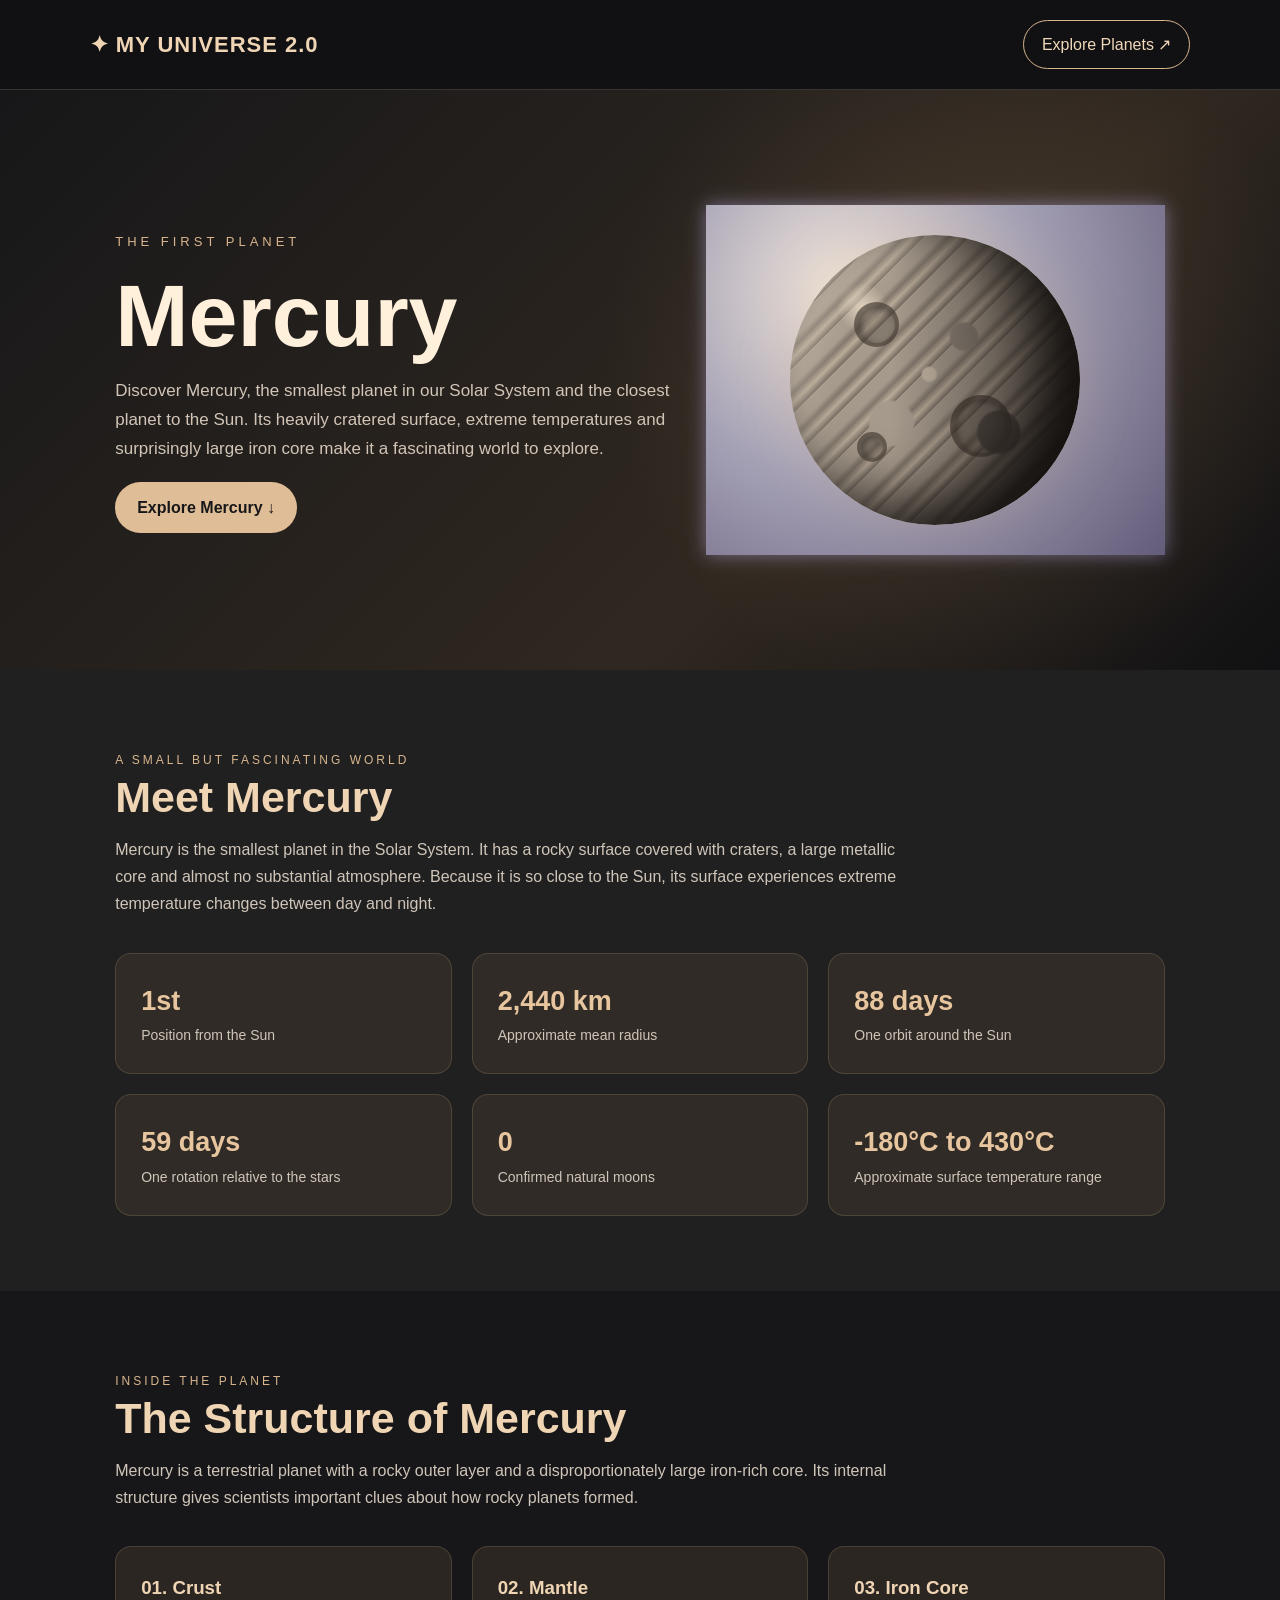
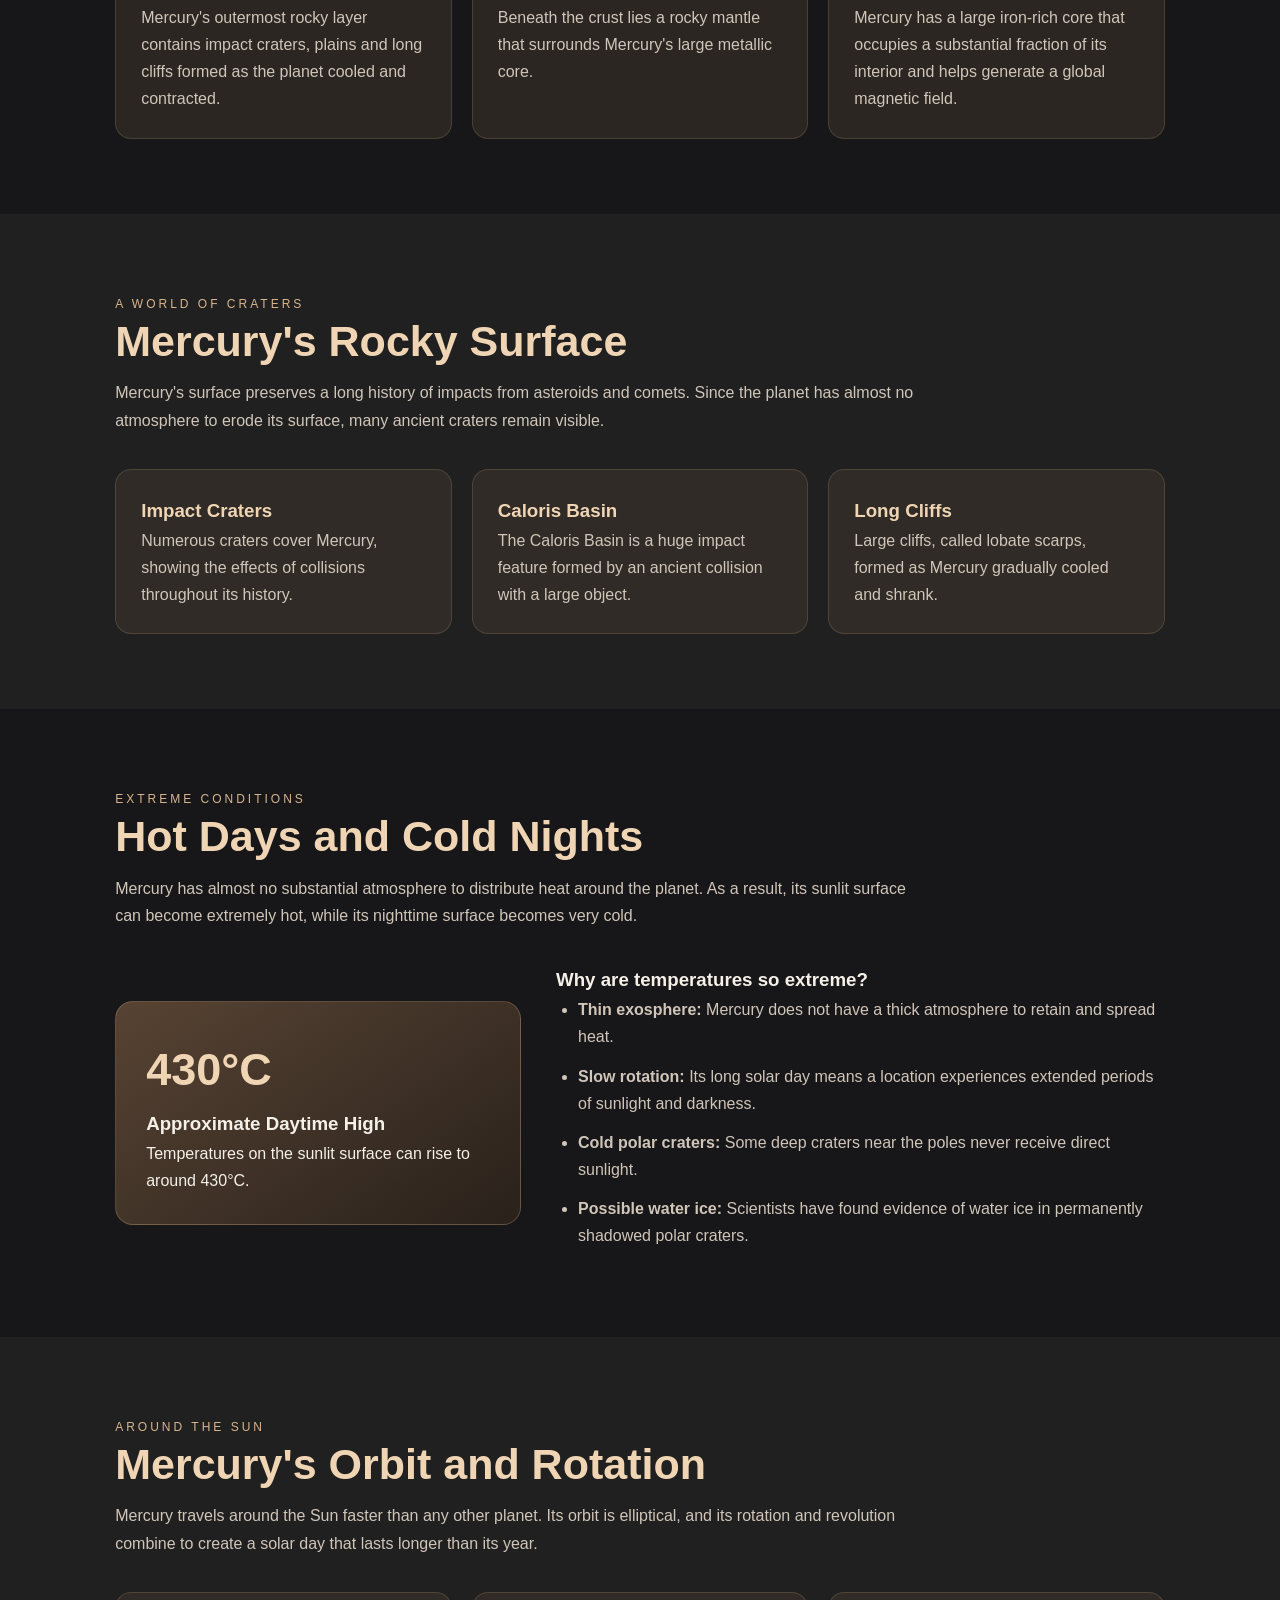
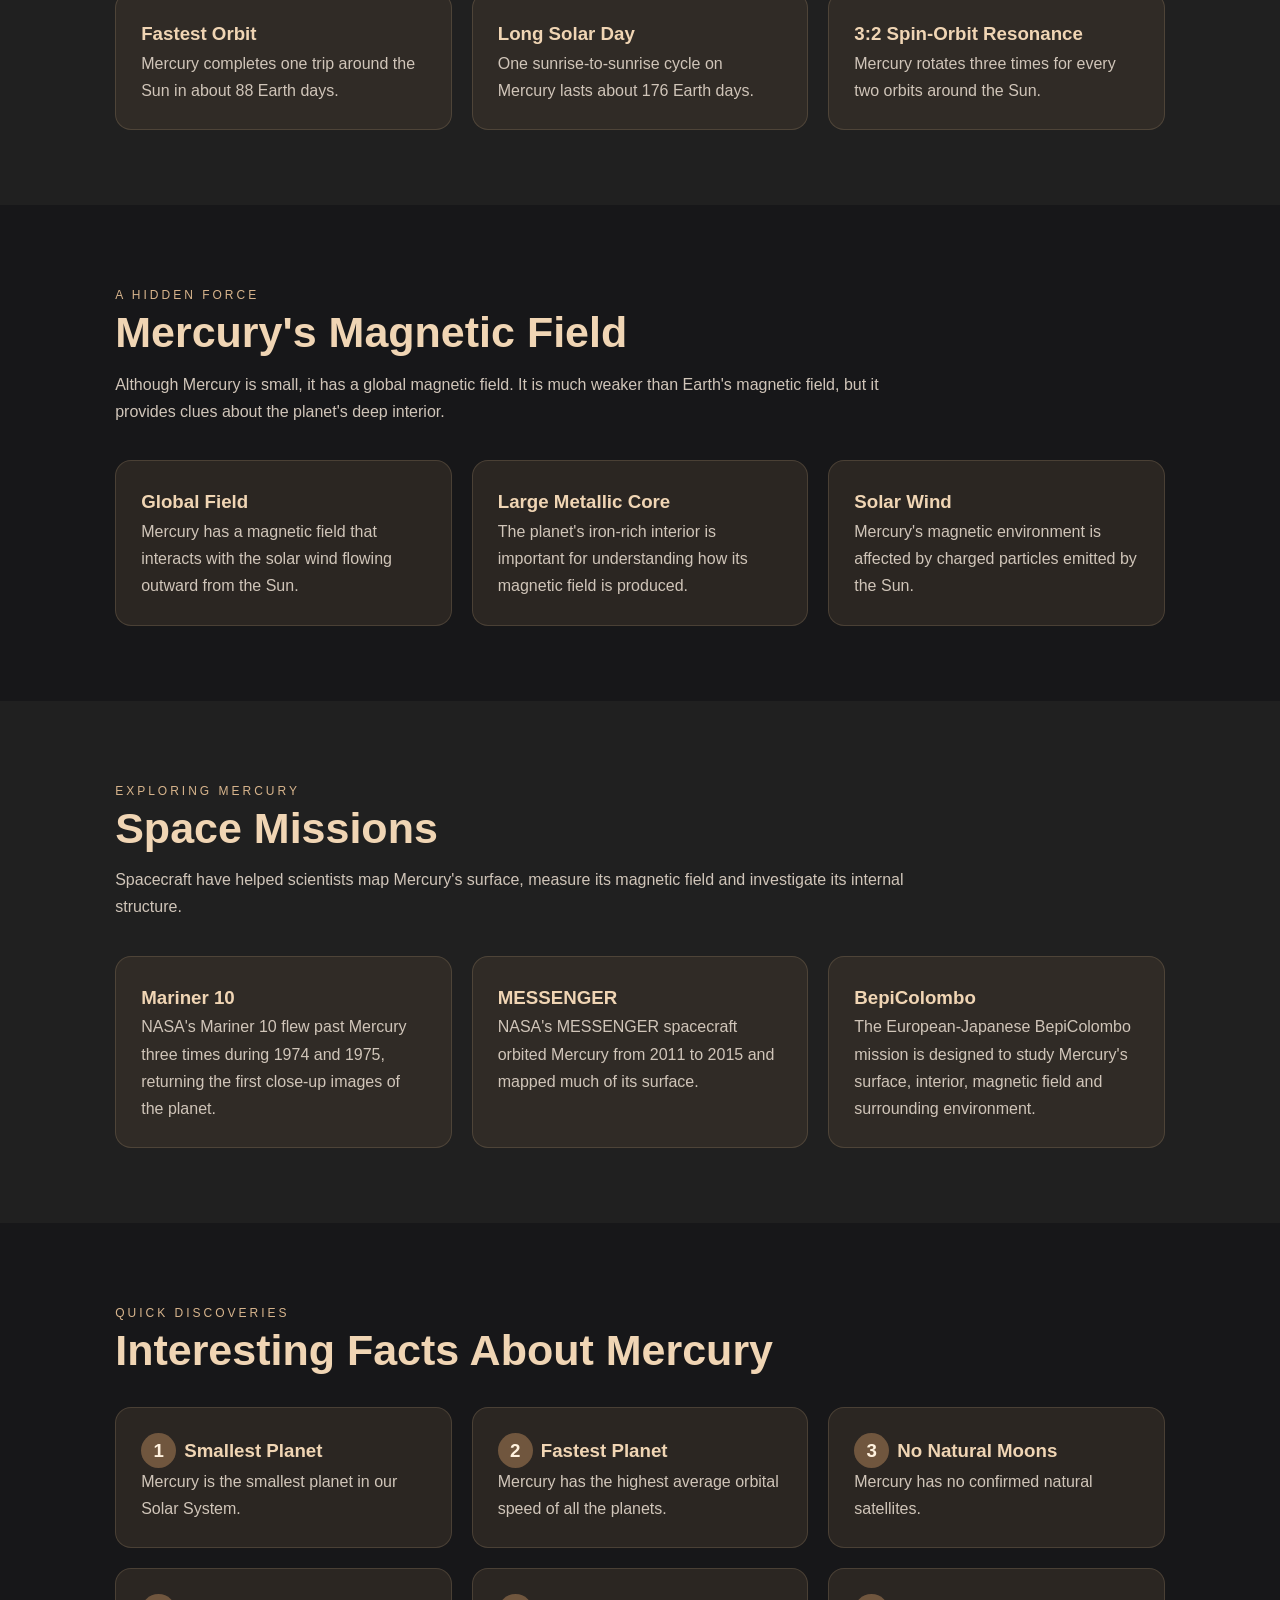
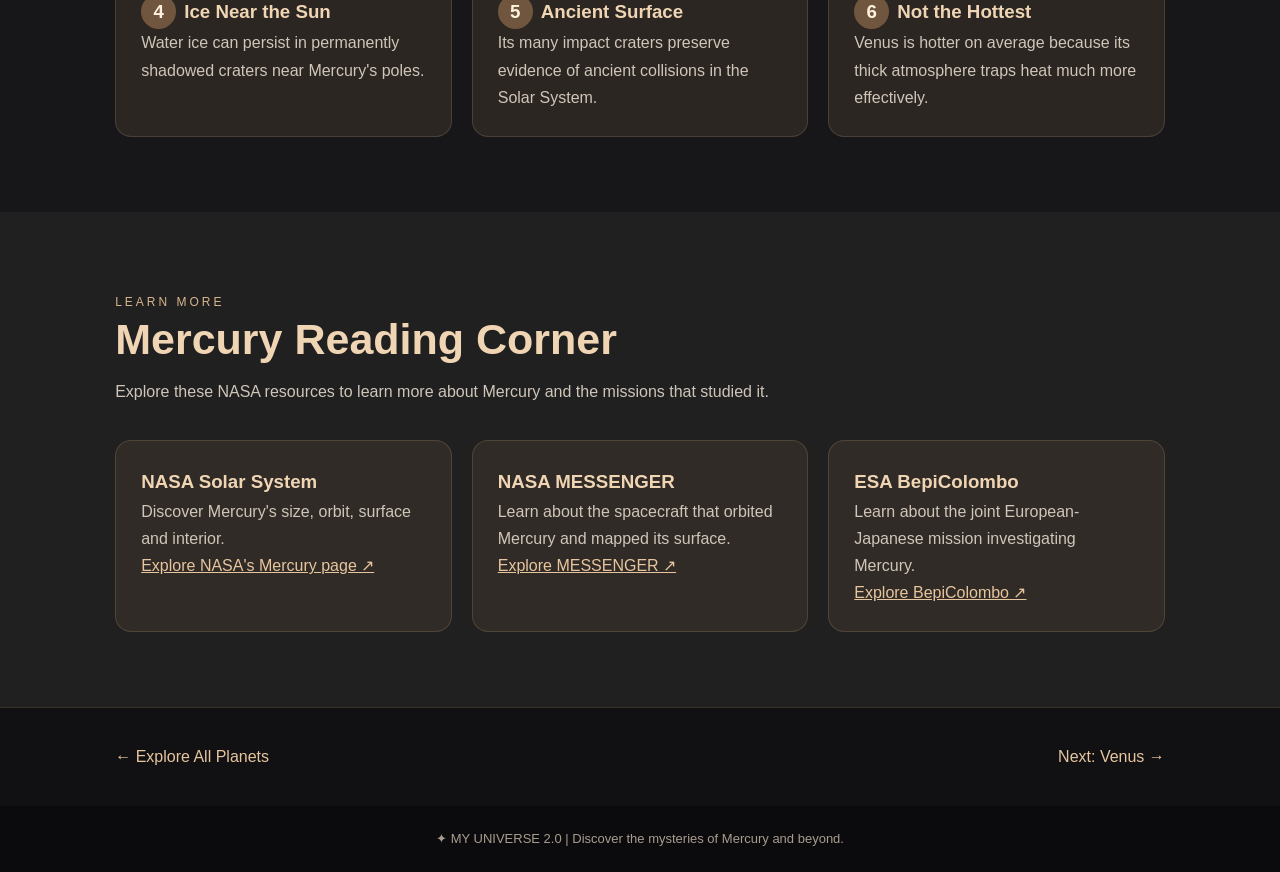
<file: planets/mercury.html>
<!DOCTYPE html>
<html lang="en">
<head>
    <meta charset="UTF-8">
    <meta name="viewport" content="width=device-width, initial-scale=1.0">
    <title>Mercury | MY UNIVERSE 2.0</title>
    <link rel="stylesheet" href="../main.css">

    <style>
        * {
            box-sizing: border-box;
        }

        html {
            scroll-behavior: smooth;
        }

        body {
            margin: 0;
            background: #171719;
            color: #f5f0e8;
            font-family: Arial, sans-serif;
            line-height: 1.7;
        }

        a {
            color: inherit;
            text-decoration: none;
        }

        .mercury-navbar {
            display: flex;
            justify-content: space-between;
            align-items: center;
            gap: 20px;
            padding: 20px 7%;
            background: rgba(17, 17, 20, 0.97);
            border-bottom: 1px solid rgba(210, 190, 165, 0.2);
        }

        .mercury-logo {
            font-size: 22px;
            font-weight: bold;
            letter-spacing: 1px;
            color: #f0d5b4;
        }

        .mercury-home {
            padding: 10px 18px;
            border: 1px solid #d8b58d;
            border-radius: 25px;
            color: #f1d8b9;
            transition: 0.3s;
        }

        .mercury-home:hover {
            background: #d8b58d;
            color: #171719;
        }

        .mercury-hero {
            min-height: 580px;
            display: grid;
            grid-template-columns: 1.1fr 0.9fr;
            align-items: center;
            gap: 30px;
            padding: 70px 9%;
            background:
                radial-gradient(circle at 75% 45%, rgba(190, 145, 103, 0.18), transparent 35%),
                linear-gradient(135deg, #171719, #302820 65%, #111113);
            overflow: hidden;
        }

        .mercury-label {
            color: #d8b58d;
            text-transform: uppercase;
            letter-spacing: 4px;
            font-size: 13px;
        }

        .mercury-hero h1 {
            margin: 15px 0;
            font-size: clamp(48px, 7vw, 88px);
            line-height: 1.05;
            color: #fff0dc;
        }

        .mercury-hero p {
            max-width: 600px;
            color: #d2c5b7;
            font-size: 17px;
        }

        .mercury-button {
            display: inline-block;
            margin-top: 18px;
            padding: 12px 22px;
            border-radius: 30px;
            background: #dfbd96;
            color: #171719;
            font-weight: bold;
        }

        .mercury-visual {
            display: flex;
            justify-content: center;
            align-items: center;
            min-height: 350px;
        }

        .mercury-planet {
            position: relative;
            width: min(290px, 70vw);
            aspect-ratio: 1;
            border-radius: 50%;
            background:
                radial-gradient(circle at 25% 25%, rgba(255, 238, 214, 0.65), transparent 8%),
                radial-gradient(circle at 60% 35%, #8c8176 0 5%, transparent 6%),
                radial-gradient(circle at 35% 65%, #a59a8c 0 8%, transparent 9%),
                radial-gradient(circle at 72% 68%, #665d56 0 7%, transparent 8%),
                radial-gradient(circle at 48% 48%, #c3b4a2 0 3%, transparent 4%),
                repeating-linear-gradient(
                    135deg,
                    #a69a8c 0px,
                    #a69a8c 12px,
                    #81766b 18px,
                    #b9ab99 25px,
                    #776d63 32px
                );
            box-shadow:
                inset -35px -20px 60px #171311,
                inset 18px 10px 35px rgba(255, 244, 225, 0.3),
                0 0 55px rgba(213, 174, 132, 0.22);
            overflow: hidden;
            animation: mercuryFloat 6s ease-in-out infinite;
        }

        .mercury-crater {
            position: absolute;
            border-radius: 50%;
            border: 4px solid rgba(66, 57, 49, 0.5);
            background: rgba(54, 47, 41, 0.28);
            box-shadow: inset 3px 3px 7px rgba(30, 25, 21, 0.5);
        }

        .mercury-crater-one {
            top: 23%;
            left: 22%;
            width: 45px;
            height: 45px;
        }

        .mercury-crater-two {
            top: 55%;
            left: 55%;
            width: 62px;
            height: 62px;
        }

        .mercury-crater-three {
            top: 68%;
            left: 23%;
            width: 30px;
            height: 30px;
        }

        .mercury-planet::after {
            content: "";
            position: absolute;
            inset: 0;
            border-radius: 50%;
            background: linear-gradient(90deg, transparent 35%, rgba(15, 12, 10, 0.65));
        }

        @keyframes mercuryFloat {
            0%, 100% {
                transform: translateY(0);
            }
            50% {
                transform: translateY(-12px);
            }
        }

        .mercury-section {
            padding: 75px 9%;
        }

        .mercury-section:nth-of-type(even) {
            background: #202020;
        }

        .mercury-heading {
            margin-bottom: 12px;
            font-size: clamp(30px, 4vw, 43px);
            color: #f0d5b4;
            line-height: 1.2;
        }

        .mercury-subheading {
            color: #d8b58d;
            text-transform: uppercase;
            letter-spacing: 3px;
            font-size: 12px;
        }

        .mercury-intro {
            max-width: 800px;
            color: #d0c5b9;
            margin-bottom: 35px;
        }

        .mercury-grid {
            display: grid;
            grid-template-columns: repeat(3, minmax(0, 1fr));
            gap: 20px;
            margin-top: 30px;
        }

        .mercury-card {
            padding: 25px;
            border-radius: 16px;
            background: rgba(69, 58, 47, 0.45);
            border: 1px solid rgba(216, 181, 141, 0.18);
            transition: transform 0.3s, border-color 0.3s;
        }

        .mercury-card:hover {
            transform: translateY(-5px);
            border-color: #d8b58d;
        }

        .mercury-card h3 {
            margin-top: 0;
            color: #f0d5b4;
        }

        .mercury-card p {
            margin-bottom: 0;
            color: #d0c5b9;
        }

        .mercury-stat {
            font-size: 27px;
            font-weight: bold;
            color: #e7c59e;
        }

        .mercury-stat-label {
            color: #d0c5b9;
            font-size: 14px;
        }

        .mercury-highlight {
            display: grid;
            grid-template-columns: 0.8fr 1.2fr;
            gap: 35px;
            align-items: center;
            margin-top: 35px;
        }

        .mercury-highlight-box {
            padding: 30px;
            border-radius: 18px;
            background: linear-gradient(145deg, #574333, #29211b);
            border: 1px solid rgba(216, 181, 141, 0.25);
        }

        .mercury-highlight-box .big-number {
            font-size: 45px;
            font-weight: bold;
            color: #f0d5b4;
        }

        .mercury-list {
            padding-left: 22px;
            color: #d0c5b9;
        }

        .mercury-list li {
            margin-bottom: 12px;
        }

        .mercury-fact-number {
            display: inline-flex;
            justify-content: center;
            align-items: center;
            width: 35px;
            height: 35px;
            margin-right: 8px;
            border-radius: 50%;
            background: #70563e;
            color: #fff2df;
            font-weight: bold;
        }

        .mercury-reading a {
            color: #e7c59e;
            text-decoration: underline;
        }

        .mercury-bottom-nav {
            display: flex;
            justify-content: space-between;
            align-items: center;
            flex-wrap: wrap;
            gap: 15px;
            padding: 35px 9%;
            background: #111113;
            border-top: 1px solid rgba(216, 181, 141, 0.2);
        }

        .mercury-bottom-nav a {
            color: #e7c59e;
        }

        .mercury-footer {
            padding: 22px;
            text-align: center;
            background: #0b0b0d;
            color: #a99c8e;
            font-size: 13px;
        }

        @media (max-width: 800px) {
            .mercury-hero {
                grid-template-columns: 1fr;
                text-align: center;
                padding: 55px 7%;
            }

            .mercury-hero p {
                margin-left: auto;
                margin-right: auto;
            }

            .mercury-grid {
                grid-template-columns: repeat(2, minmax(0, 1fr));
            }

            .mercury-highlight {
                grid-template-columns: 1fr;
            }
        }

        @media (max-width: 520px) {
            .mercury-navbar {
                padding: 17px 5%;
            }

            .mercury-logo {
                font-size: 16px;
            }

            .mercury-home {
                padding: 8px 12px;
                font-size: 13px;
            }

            .mercury-grid {
                grid-template-columns: 1fr;
            }

            .mercury-section {
                padding: 55px 7%;
            }
        }

        @media (prefers-reduced-motion: reduce) {
            html {
                scroll-behavior: auto;
            }

            .mercury-planet {
                animation: none;
            }

            .mercury-card {
                transition: none;
            }
        }
    </style>
</head>

<body>

    <header class="mercury-navbar">
        <a href="../index.html" class="mercury-logo">✦ MY UNIVERSE 2.0</a>
        <a href="../explore.html" class="mercury-home">Explore Planets ↗</a>
    </header>

    <main>

        <section class="mercury-hero">
            <div>
                <span class="mercury-label">The First Planet</span>
                <h1>Mercury</h1>
                <p>
                    Discover Mercury, the smallest planet in our Solar System
                    and the closest planet to the Sun. Its heavily cratered
                    surface, extreme temperatures and surprisingly large iron
                    core make it a fascinating world to explore.
                </p>
                <a href="#overview" class="mercury-button">Explore Mercury ↓</a>
            </div>

            <div class="mercury-visual">
                <div class="mercury-planet" role="img"
                     aria-label="Illustration of the cratered planet Mercury">
                    <span class="mercury-crater mercury-crater-one"></span>
                    <span class="mercury-crater mercury-crater-two"></span>
                    <span class="mercury-crater mercury-crater-three"></span>
                </div>
            </div>
        </section>

        <section class="mercury-section" id="overview">
            <span class="mercury-subheading">A Small but Fascinating World</span>
            <h2 class="mercury-heading">Meet Mercury</h2>
            <p class="mercury-intro">
                Mercury is the smallest planet in the Solar System. It has a
                rocky surface covered with craters, a large metallic core and
                almost no substantial atmosphere. Because it is so close to the
                Sun, its surface experiences extreme temperature changes between
                day and night.
            </p>

            <div class="mercury-grid">
                <article class="mercury-card">
                    <div class="mercury-stat">1st</div>
                    <div class="mercury-stat-label">Position from the Sun</div>
                </article>

                <article class="mercury-card">
                    <div class="mercury-stat">2,440 km</div>
                    <div class="mercury-stat-label">Approximate mean radius</div>
                </article>

                <article class="mercury-card">
                    <div class="mercury-stat">88 days</div>
                    <div class="mercury-stat-label">One orbit around the Sun</div>
                </article>

                <article class="mercury-card">
                    <div class="mercury-stat">59 days</div>
                    <div class="mercury-stat-label">One rotation relative to the stars</div>
                </article>

                <article class="mercury-card">
                    <div class="mercury-stat">0</div>
                    <div class="mercury-stat-label">Confirmed natural moons</div>
                </article>

                <article class="mercury-card">
                    <div class="mercury-stat">-180°C to 430°C</div>
                    <div class="mercury-stat-label">Approximate surface temperature range</div>
                </article>
            </div>
        </section>

        <section class="mercury-section" id="structure">
            <span class="mercury-subheading">Inside the Planet</span>
            <h2 class="mercury-heading">The Structure of Mercury</h2>
            <p class="mercury-intro">
                Mercury is a terrestrial planet with a rocky outer layer and
                a disproportionately large iron-rich core. Its internal
                structure gives scientists important clues about how rocky
                planets formed.
            </p>

            <div class="mercury-grid">
                <article class="mercury-card">
                    <h3>01. Crust</h3>
                    <p>
                        Mercury's outermost rocky layer contains impact craters,
                        plains and long cliffs formed as the planet cooled and
                        contracted.
                    </p>
                </article>

                <article class="mercury-card">
                    <h3>02. Mantle</h3>
                    <p>
                        Beneath the crust lies a rocky mantle that surrounds
                        Mercury's large metallic core.
                    </p>
                </article>

                <article class="mercury-card">
                    <h3>03. Iron Core</h3>
                    <p>
                        Mercury has a large iron-rich core that occupies a
                        substantial fraction of its interior and helps generate
                        a global magnetic field.
                    </p>
                </article>
            </div>
        </section>

        <section class="mercury-section" id="surface">
            <span class="mercury-subheading">A World of Craters</span>
            <h2 class="mercury-heading">Mercury's Rocky Surface</h2>
            <p class="mercury-intro">
                Mercury's surface preserves a long history of impacts from
                asteroids and comets. Since the planet has almost no atmosphere
                to erode its surface, many ancient craters remain visible.
            </p>

            <div class="mercury-grid">
                <article class="mercury-card">
                    <h3>Impact Craters</h3>
                    <p>
                        Numerous craters cover Mercury, showing the effects
                        of collisions throughout its history.
                    </p>
                </article>

                <article class="mercury-card">
                    <h3>Caloris Basin</h3>
                    <p>
                        The Caloris Basin is a huge impact feature formed by
                        an ancient collision with a large object.
                    </p>
                </article>

                <article class="mercury-card">
                    <h3>Long Cliffs</h3>
                    <p>
                        Large cliffs, called lobate scarps, formed as Mercury
                        gradually cooled and shrank.
                    </p>
                </article>
            </div>
        </section>

        <section class="mercury-section" id="temperature">
            <span class="mercury-subheading">Extreme Conditions</span>
            <h2 class="mercury-heading">Hot Days and Cold Nights</h2>
            <p class="mercury-intro">
                Mercury has almost no substantial atmosphere to distribute heat
                around the planet. As a result, its sunlit surface can become
                extremely hot, while its nighttime surface becomes very cold.
            </p>

            <div class="mercury-highlight">
                <div class="mercury-highlight-box">
                    <div class="big-number">430°C</div>
                    <h3>Approximate Daytime High</h3>
                    <p>
                        Temperatures on the sunlit surface can rise to around
                        430°C.
                    </p>
                </div>

                <div>
                    <h3>Why are temperatures so extreme?</h3>
                    <ul class="mercury-list">
                        <li>
                            <strong>Thin exosphere:</strong> Mercury does not
                            have a thick atmosphere to retain and spread heat.
                        </li>
                        <li>
                            <strong>Slow rotation:</strong> Its long solar day
                            means a location experiences extended periods of
                            sunlight and darkness.
                        </li>
                        <li>
                            <strong>Cold polar craters:</strong> Some deep
                            craters near the poles never receive direct sunlight.
                        </li>
                        <li>
                            <strong>Possible water ice:</strong> Scientists have
                            found evidence of water ice in permanently shadowed
                            polar craters.
                        </li>
                    </ul>
                </div>
            </div>
        </section>

        <section class="mercury-section" id="orbit">
            <span class="mercury-subheading">Around the Sun</span>
            <h2 class="mercury-heading">Mercury's Orbit and Rotation</h2>
            <p class="mercury-intro">
                Mercury travels around the Sun faster than any other planet.
                Its orbit is elliptical, and its rotation and revolution combine
                to create a solar day that lasts longer than its year.
            </p>

            <div class="mercury-grid">
                <article class="mercury-card">
                    <h3>Fastest Orbit</h3>
                    <p>
                        Mercury completes one trip around the Sun in about
                        88 Earth days.
                    </p>
                </article>

                <article class="mercury-card">
                    <h3>Long Solar Day</h3>
                    <p>
                        One sunrise-to-sunrise cycle on Mercury lasts about
                        176 Earth days.
                    </p>
                </article>

                <article class="mercury-card">
                    <h3>3:2 Spin-Orbit Resonance</h3>
                    <p>
                        Mercury rotates three times for every two orbits
                        around the Sun.
                    </p>
                </article>
            </div>
        </section>

        <section class="mercury-section" id="magnetic-field">
            <span class="mercury-subheading">A Hidden Force</span>
            <h2 class="mercury-heading">Mercury's Magnetic Field</h2>
            <p class="mercury-intro">
                Although Mercury is small, it has a global magnetic field.
                It is much weaker than Earth's magnetic field, but it provides
                clues about the planet's deep interior.
            </p>

            <div class="mercury-grid">
                <article class="mercury-card">
                    <h3>Global Field</h3>
                    <p>
                        Mercury has a magnetic field that interacts with the
                        solar wind flowing outward from the Sun.
                    </p>
                </article>

                <article class="mercury-card">
                    <h3>Large Metallic Core</h3>
                    <p>
                        The planet's iron-rich interior is important for
                        understanding how its magnetic field is produced.
                    </p>
                </article>

                <article class="mercury-card">
                    <h3>Solar Wind</h3>
                    <p>
                        Mercury's magnetic environment is affected by charged
                        particles emitted by the Sun.
                    </p>
                </article>
            </div>
        </section>

        <section class="mercury-section" id="exploration">
            <span class="mercury-subheading">Exploring Mercury</span>
            <h2 class="mercury-heading">Space Missions</h2>
            <p class="mercury-intro">
                Spacecraft have helped scientists map Mercury's surface,
                measure its magnetic field and investigate its internal
                structure.
            </p>

            <div class="mercury-grid">
                <article class="mercury-card">
                    <h3>Mariner 10</h3>
                    <p>
                        NASA's Mariner 10 flew past Mercury three times
                        during 1974 and 1975, returning the first close-up
                        images of the planet.
                    </p>
                </article>

                <article class="mercury-card">
                    <h3>MESSENGER</h3>
                    <p>
                        NASA's MESSENGER spacecraft orbited Mercury from
                        2011 to 2015 and mapped much of its surface.
                    </p>
                </article>

                <article class="mercury-card">
                    <h3>BepiColombo</h3>
                    <p>
                        The European-Japanese BepiColombo mission is designed
                        to study Mercury's surface, interior, magnetic field
                        and surrounding environment.
                    </p>
                </article>
            </div>
        </section>

        <section class="mercury-section" id="facts">
            <span class="mercury-subheading">Quick Discoveries</span>
            <h2 class="mercury-heading">Interesting Facts About Mercury</h2>

            <div class="mercury-grid">
                <article class="mercury-card">
                    <h3><span class="mercury-fact-number">1</span>Smallest Planet</h3>
                    <p>
                        Mercury is the smallest planet in our Solar System.
                    </p>
                </article>

                <article class="mercury-card">
                    <h3><span class="mercury-fact-number">2</span>Fastest Planet</h3>
                    <p>
                        Mercury has the highest average orbital speed of all
                        the planets.
                    </p>
                </article>

                <article class="mercury-card">
                    <h3><span class="mercury-fact-number">3</span>No Natural Moons</h3>
                    <p>
                        Mercury has no confirmed natural satellites.
                    </p>
                </article>

                <article class="mercury-card">
                    <h3><span class="mercury-fact-number">4</span>Ice Near the Sun</h3>
                    <p>
                        Water ice can persist in permanently shadowed craters
                        near Mercury's poles.
                    </p>
                </article>

                <article class="mercury-card">
                    <h3><span class="mercury-fact-number">5</span>Ancient Surface</h3>
                    <p>
                        Its many impact craters preserve evidence of ancient
                        collisions in the Solar System.
                    </p>
                </article>

                <article class="mercury-card">
                    <h3><span class="mercury-fact-number">6</span>Not the Hottest</h3>
                    <p>
                        Venus is hotter on average because its thick atmosphere
                        traps heat much more effectively.
                    </p>
                </article>
            </div>
        </section>

        <section class="mercury-section mercury-reading" id="reading">
            <span class="mercury-subheading">Learn More</span>
            <h2 class="mercury-heading">Mercury Reading Corner</h2>
            <p class="mercury-intro">
                Explore these NASA resources to learn more about Mercury
                and the missions that studied it.
            </p>

            <div class="mercury-grid">
                <article class="mercury-card">
                    <h3>NASA Solar System</h3>
                    <p>
                        Discover Mercury's size, orbit, surface and interior.
                    </p>
                    <a href="https://science.nasa.gov/mercury/"
                       target="_blank" rel="noopener noreferrer">
                        Explore NASA's Mercury page ↗
                    </a>
                </article>

                <article class="mercury-card">
                    <h3>NASA MESSENGER</h3>
                    <p>
                        Learn about the spacecraft that orbited Mercury
                        and mapped its surface.
                    </p>
                    <a href="https://science.nasa.gov/mission/messenger/"
                       target="_blank" rel="noopener noreferrer">
                        Explore MESSENGER ↗
                    </a>
                </article>

                <article class="mercury-card">
                    <h3>ESA BepiColombo</h3>
                    <p>
                        Learn about the joint European-Japanese mission
                        investigating Mercury.
                    </p>
                    <a href="https://www.esa.int/Science_Exploration/Space_Science/BepiColombo"
                       target="_blank" rel="noopener noreferrer">
                        Explore BepiColombo ↗
                    </a>
                </article>
            </div>
        </section>

    </main>

    <nav class="mercury-bottom-nav" aria-label="Planet navigation">
        <a href="../explore.html">← Explore All Planets</a>
        <a href="venus.html">Next: Venus →</a>
    </nav>

    <footer class="mercury-footer">
        <p>✦ MY UNIVERSE 2.0 | Discover the mysteries of Mercury and beyond.</p>
    </footer>

</body>
</html>
</file>
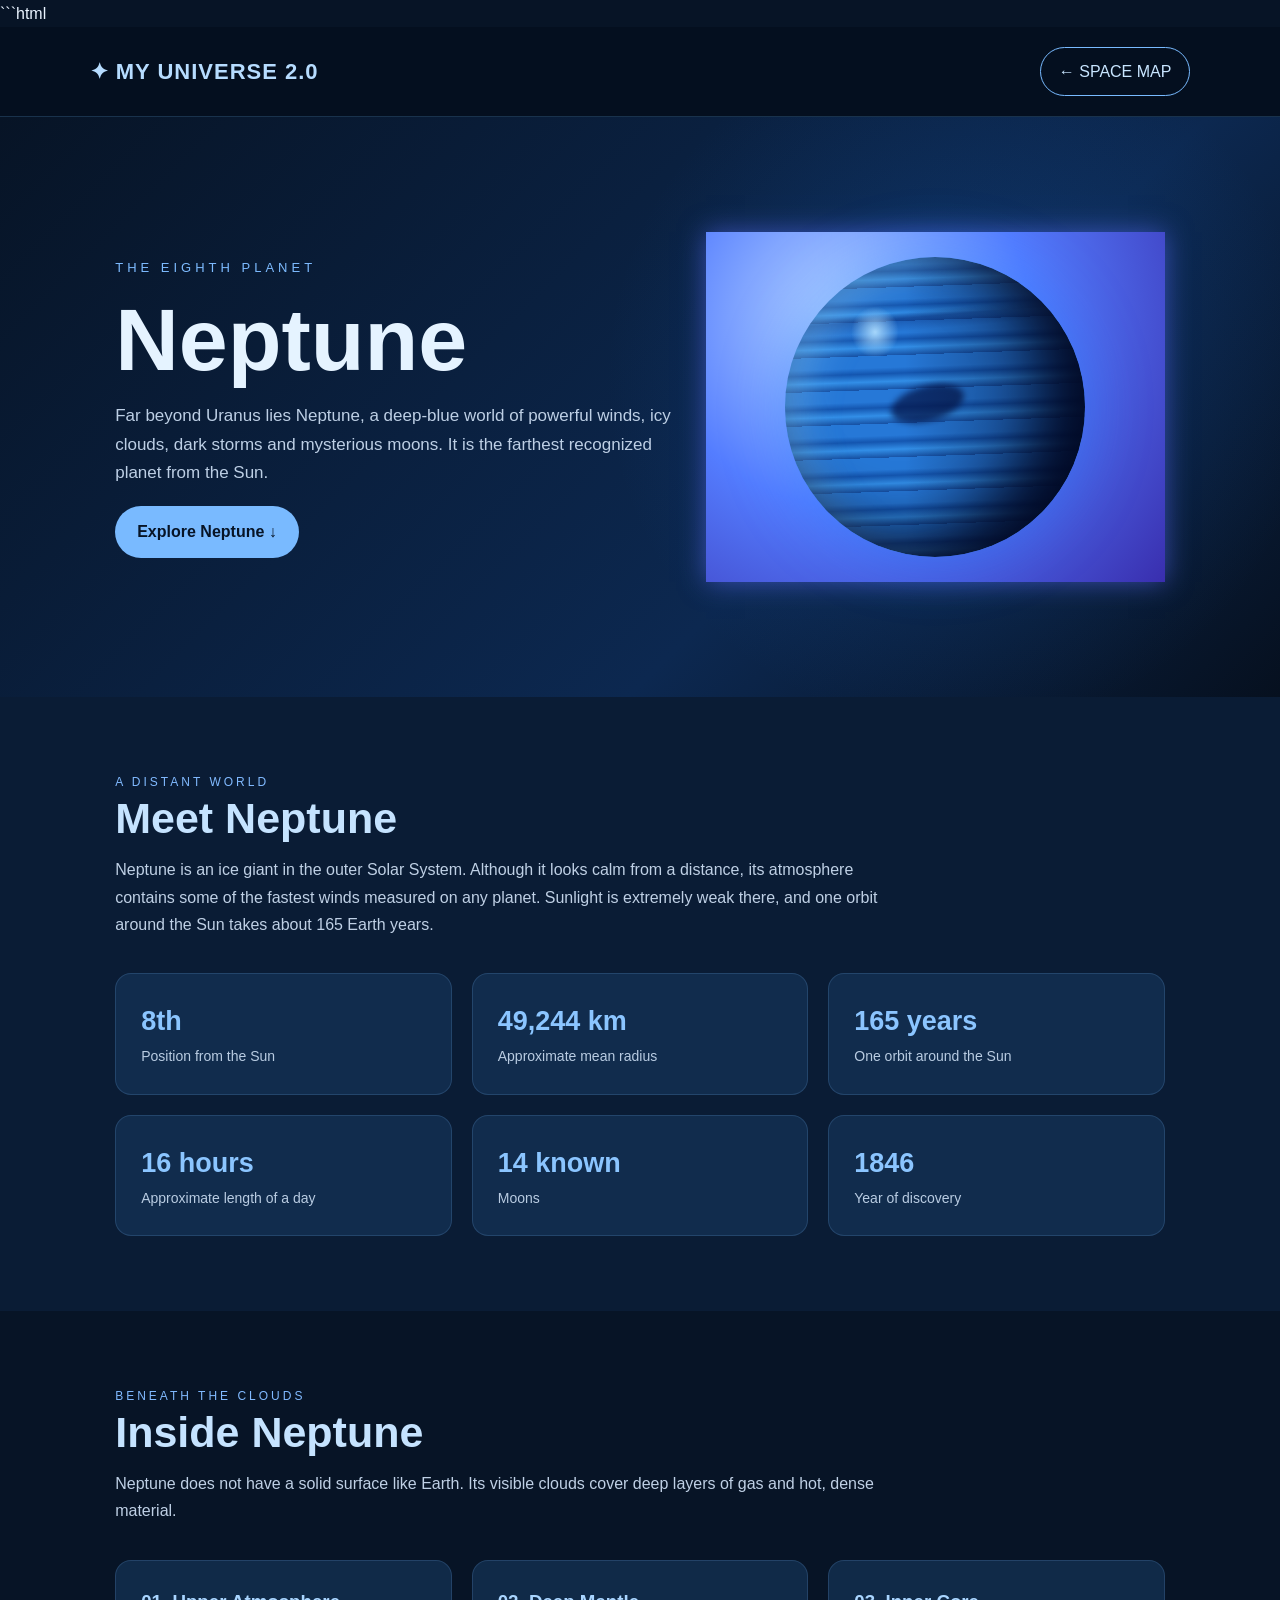
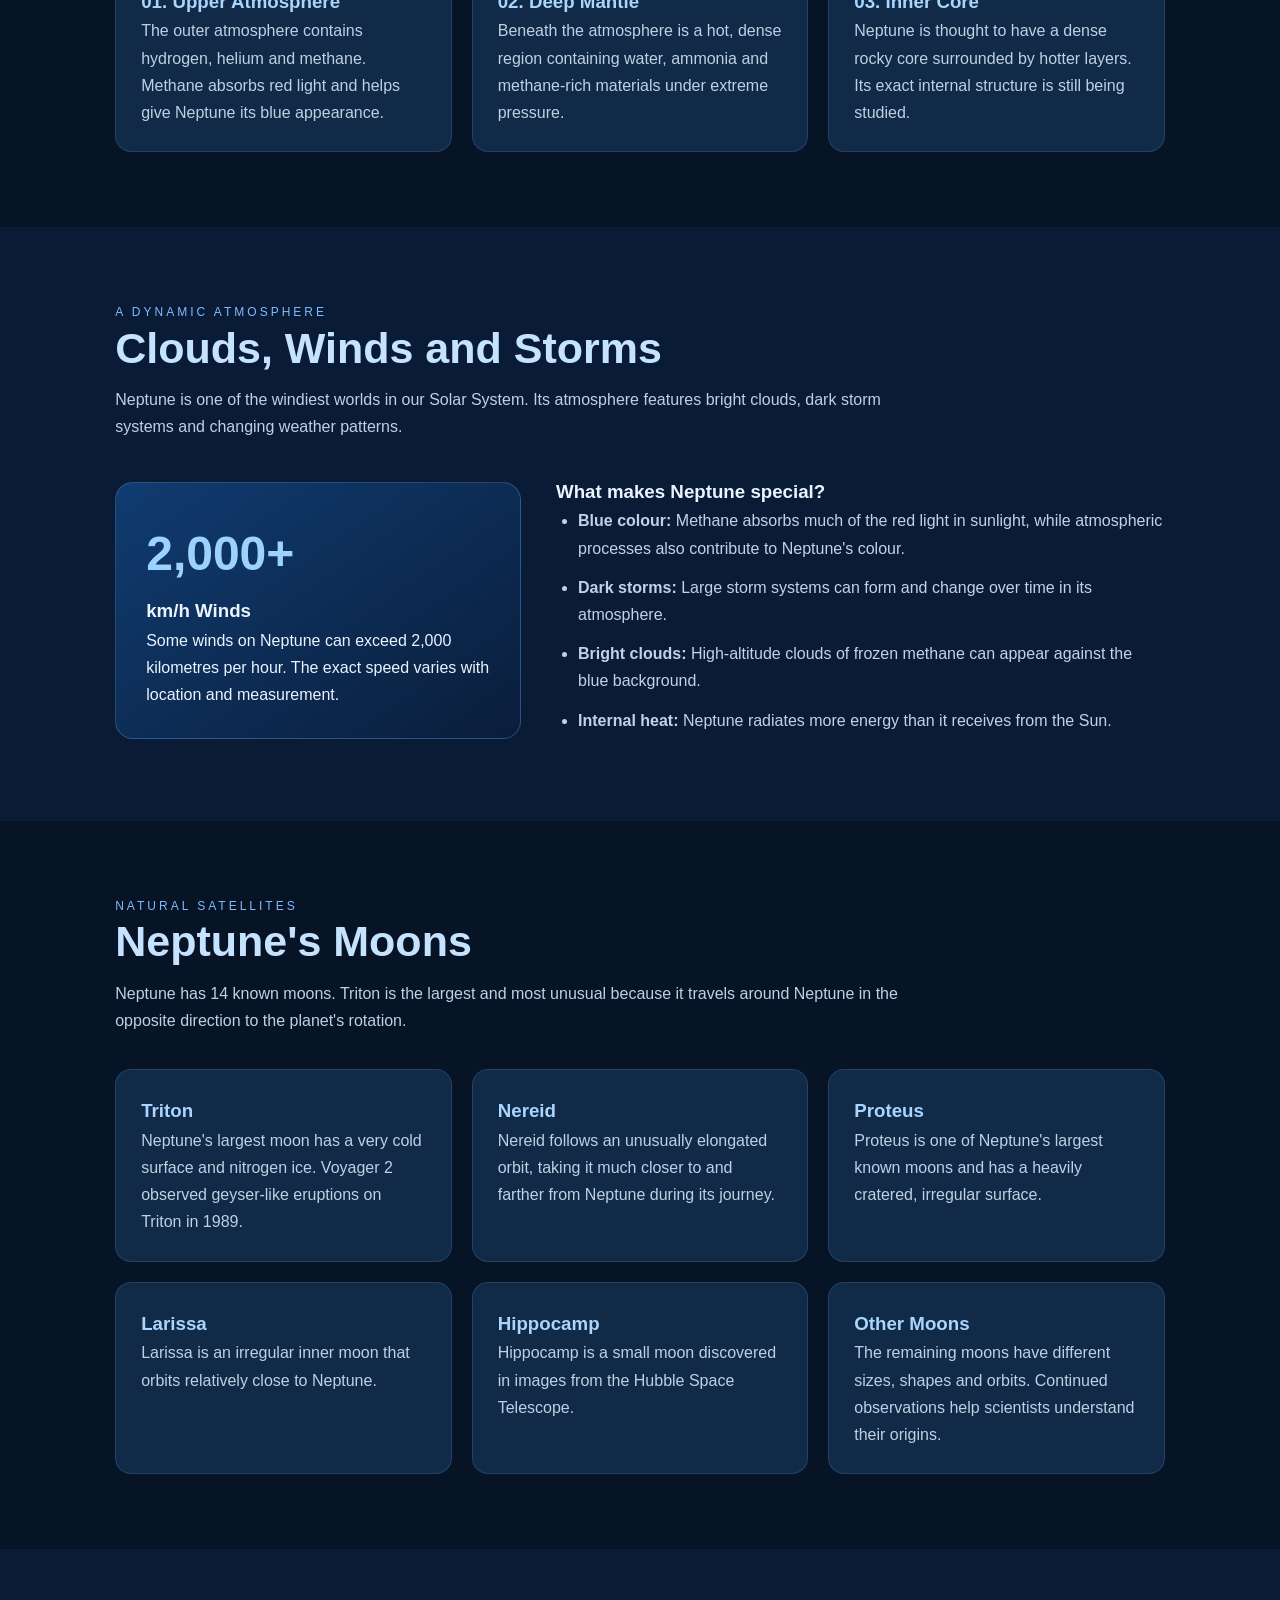
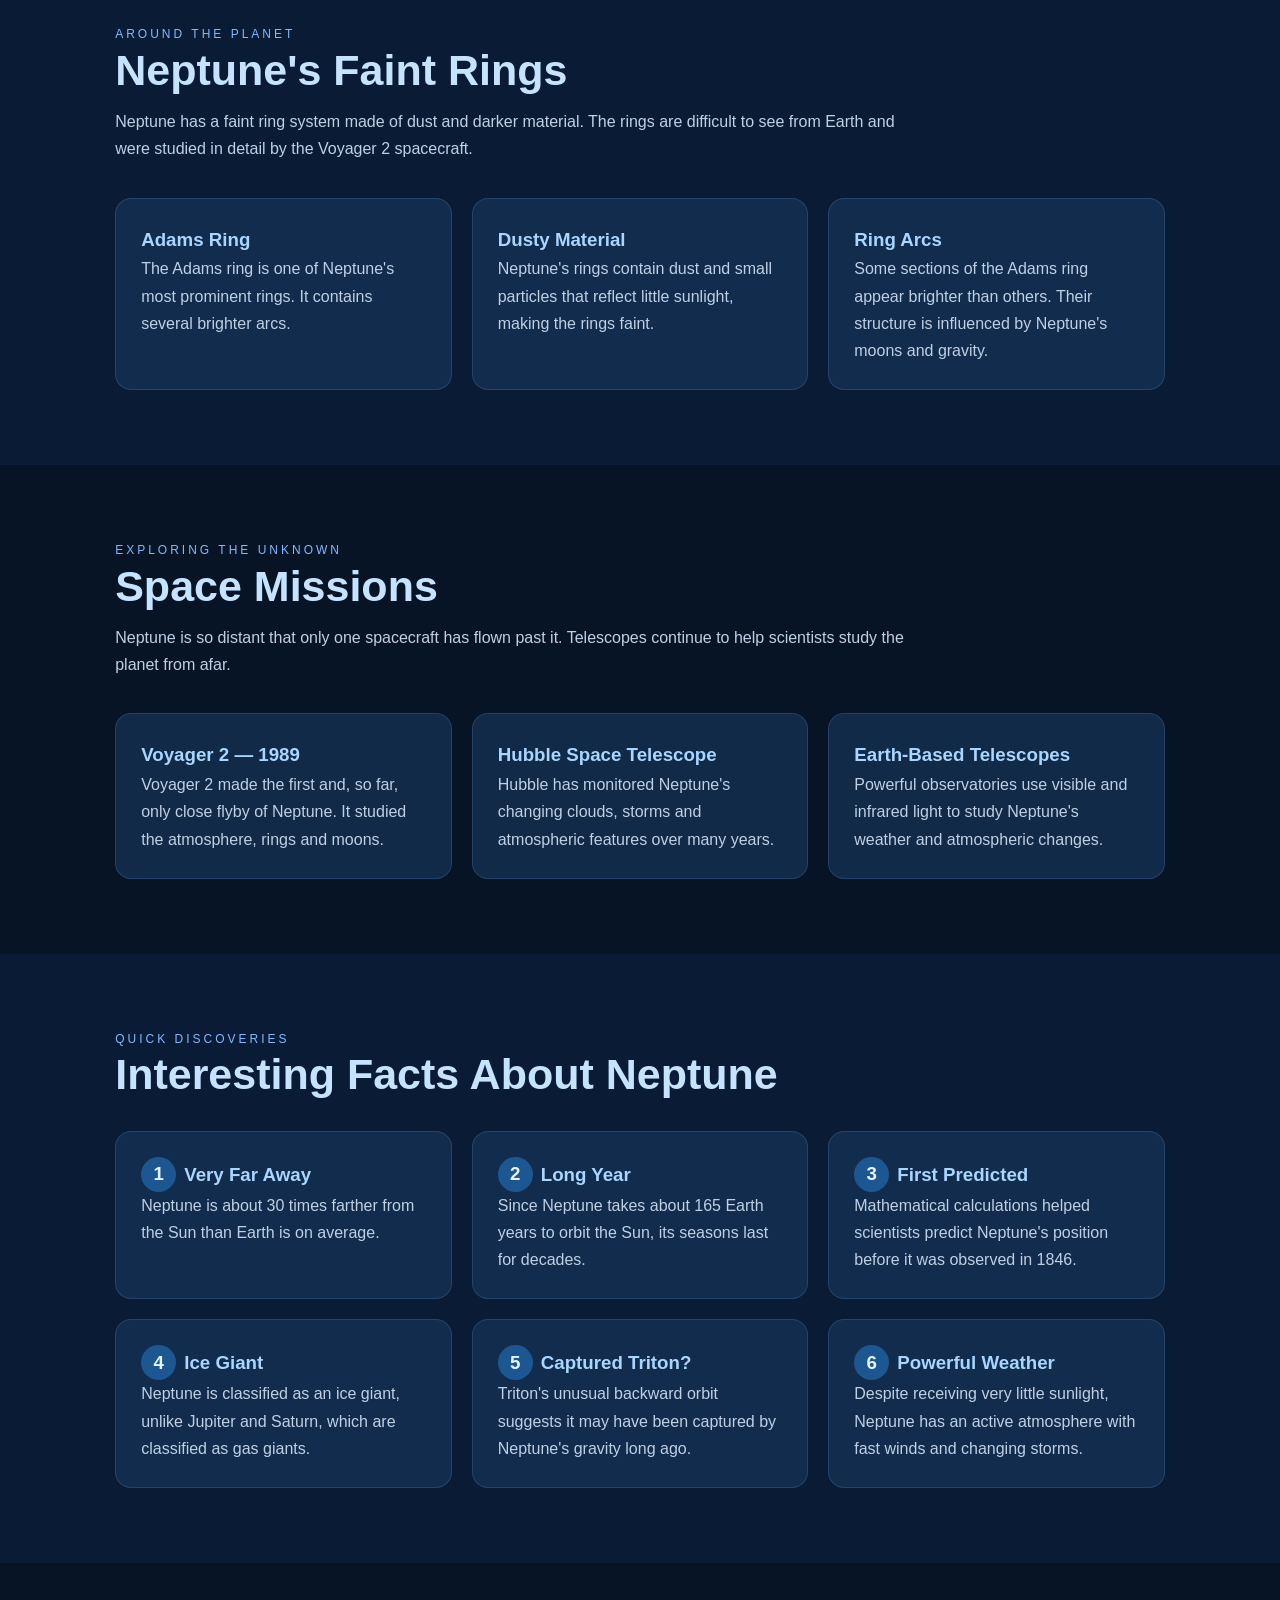
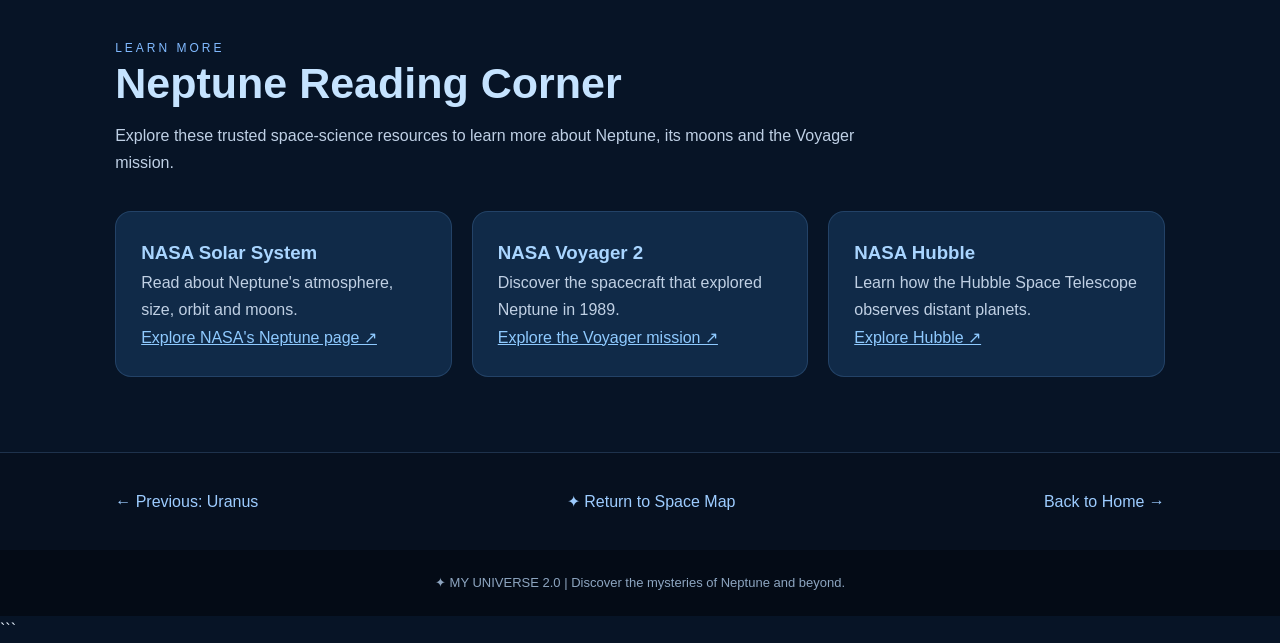
<file: planets/neptune.html>
```html
<!DOCTYPE html>
<html lang="en">
<head>
    <meta charset="UTF-8">
    <meta name="viewport" content="width=device-width, initial-scale=1.0">
    <title>Neptune | MY UNIVERSE 2.0</title>
    <link rel="stylesheet" href="../main.css">

    <style>
        * {
            box-sizing: border-box;
        }

        html {
            scroll-behavior: smooth;
        }

        body {
            margin: 0;
            background: #071426;
            color: #eaf4ff;
            font-family: Arial, sans-serif;
            line-height: 1.7;
        }

        a {
            color: inherit;
            text-decoration: none;
        }

        .neptune-navbar {
            display: flex;
            justify-content: space-between;
            align-items: center;
            gap: 20px;
            padding: 20px 7%;
            background: rgba(5, 15, 32, 0.96);
            border-bottom: 1px solid rgba(110, 190, 255, 0.2);
        }

        .neptune-logo {
            font-size: 22px;
            font-weight: bold;
            letter-spacing: 1px;
            color: #b6dcff;
        }

        .neptune-home {
            padding: 10px 18px;
            border: 1px solid #78baff;
            border-radius: 25px;
            color: #c8e5ff;
            transition: 0.3s;
        }

        .neptune-home:hover {
            background: #78baff;
            color: #071426;
        }

        .neptune-hero {
            min-height: 580px;
            display: grid;
            grid-template-columns: 1.1fr 0.9fr;
            align-items: center;
            gap: 30px;
            padding: 70px 9%;
            background:
                radial-gradient(circle at 75% 45%, rgba(24, 102, 201, 0.25), transparent 35%),
                linear-gradient(135deg, #071426, #0c2850 65%, #06101f);
            overflow: hidden;
        }

        .neptune-label {
            color: #7dbbff;
            text-transform: uppercase;
            letter-spacing: 4px;
            font-size: 13px;
        }

        .neptune-hero h1 {
            margin: 15px 0;
            font-size: clamp(48px, 7vw, 88px);
            line-height: 1.05;
            color: #e5f3ff;
        }

        .neptune-hero p {
            max-width: 600px;
            color: #bdcfe5;
            font-size: 17px;
        }

        .neptune-button {
            display: inline-block;
            margin-top: 18px;
            padding: 12px 22px;
            border-radius: 30px;
            background: #79baff;
            color: #071426;
            font-weight: bold;
        }

        .neptune-visual {
            display: flex;
            justify-content: center;
            align-items: center;
            min-height: 350px;
        }

        .neptune-planet {
            position: relative;
            width: min(300px, 70vw);
            aspect-ratio: 1;
            border-radius: 50%;
            background:
                radial-gradient(ellipse at 30% 25%, rgba(180, 225, 255, 0.9), transparent 8%),
                linear-gradient(175deg, transparent 20%, rgba(7, 42, 119, 0.4) 22%, transparent 26%),
                repeating-linear-gradient(
                    178deg,
                    #2678d7 0px,
                    #2678d7 12px,
                    #1456b0 18px,
                    #328ee7 26px,
                    #1752a5 34px
                );
            box-shadow:
                inset -35px -20px 60px #020a25,
                inset 18px 10px 35px rgba(159, 218, 255, 0.35),
                0 0 65px rgba(38, 128, 255, 0.45);
            overflow: hidden;
            animation: neptuneFloat 6s ease-in-out infinite;
        }

        .neptune-planet::before {
            content: "";
            position: absolute;
            top: 43%;
            left: 35%;
            width: 75px;
            height: 35px;
            background: rgba(4, 23, 76, 0.75);
            border-radius: 50%;
            transform: rotate(-15deg);
            filter: blur(3px);
        }

        .neptune-planet::after {
            content: "";
            position: absolute;
            inset: 0;
            border-radius: 50%;
            background: linear-gradient(90deg, transparent 40%, rgba(0, 7, 35, 0.6));
        }

        @keyframes neptuneFloat {
            0%, 100% {
                transform: translateY(0);
            }
            50% {
                transform: translateY(-12px);
            }
        }

        .neptune-section {
            padding: 75px 9%;
        }

        .neptune-section:nth-of-type(even) {
            background: #0a1c35;
        }

        .neptune-heading {
            margin-bottom: 12px;
            font-size: clamp(30px, 4vw, 43px);
            color: #c5e3ff;
            line-height: 1.2;
        }

        .neptune-subheading {
            color: #81baff;
            text-transform: uppercase;
            letter-spacing: 3px;
            font-size: 12px;
        }

        .neptune-intro {
            max-width: 800px;
            color: #bfd0e5;
            margin-bottom: 35px;
        }

        .neptune-grid {
            display: grid;
            grid-template-columns: repeat(3, minmax(0, 1fr));
            gap: 20px;
            margin-top: 30px;
        }

        .neptune-card {
            padding: 25px;
            border-radius: 16px;
            background: rgba(22, 54, 91, 0.65);
            border: 1px solid rgba(125, 187, 255, 0.17);
            transition: transform 0.3s, border-color 0.3s;
        }

        .neptune-card:hover {
            transform: translateY(-5px);
            border-color: #78baff;
        }

        .neptune-card h3 {
            margin-top: 0;
            color: #a9d5ff;
        }

        .neptune-card p {
            margin-bottom: 0;
            color: #c0d0e4;
        }

        .neptune-stat {
            font-size: 27px;
            font-weight: bold;
            color: #8bc5ff;
        }

        .neptune-stat-label {
            color: #b9cce2;
            font-size: 14px;
        }

        .neptune-highlight {
            display: grid;
            grid-template-columns: 0.8fr 1.2fr;
            gap: 35px;
            align-items: center;
            margin-top: 35px;
        }

        .neptune-highlight-box {
            padding: 30px;
            border-radius: 18px;
            background: linear-gradient(145deg, #103c70, #0a1d3b);
            border: 1px solid rgba(125, 187, 255, 0.25);
        }

        .neptune-highlight-box .big-number {
            font-size: 48px;
            font-weight: bold;
            color: #9dd2ff;
        }

        .neptune-list {
            padding-left: 22px;
            color: #c2d2e6;
        }

        .neptune-list li {
            margin-bottom: 12px;
        }

        .neptune-fact-number {
            display: inline-flex;
            justify-content: center;
            align-items: center;
            width: 35px;
            height: 35px;
            margin-right: 8px;
            border-radius: 50%;
            background: #1c5792;
            color: #e5f4ff;
            font-weight: bold;
        }

        .neptune-reading a {
            color: #8fcaff;
            text-decoration: underline;
        }

        .neptune-bottom-nav {
            display: flex;
            justify-content: space-between;
            align-items: center;
            flex-wrap: wrap;
            gap: 15px;
            padding: 35px 9%;
            background: #06101f;
            border-top: 1px solid rgba(125, 187, 255, 0.2);
        }

        .neptune-bottom-nav a {
            color: #9dccff;
        }

        .neptune-footer {
            padding: 22px;
            text-align: center;
            background: #040b16;
            color: #8da5c0;
            font-size: 13px;
        }

        @media (max-width: 800px) {
            .neptune-hero {
                grid-template-columns: 1fr;
                text-align: center;
                padding: 55px 7%;
            }

            .neptune-hero p {
                margin-left: auto;
                margin-right: auto;
            }

            .neptune-grid {
                grid-template-columns: repeat(2, minmax(0, 1fr));
            }

            .neptune-highlight {
                grid-template-columns: 1fr;
            }
        }

        @media (max-width: 520px) {
            .neptune-navbar {
                padding: 17px 5%;
            }

            .neptune-logo {
                font-size: 16px;
            }

            .neptune-home {
                padding: 8px 12px;
                font-size: 13px;
            }

            .neptune-grid {
                grid-template-columns: 1fr;
            }

            .neptune-section {
                padding: 55px 7%;
            }
        }

        @media (prefers-reduced-motion: reduce) {
            html {
                scroll-behavior: auto;
            }

            .neptune-planet {
                animation: none;
            }

            .neptune-card {
                transition: none;
            }
        }
    </style>
</head>

<body>

    <header class="neptune-navbar">
        <a href="../index.html" class="neptune-logo">✦ MY UNIVERSE 2.0</a>
        <a href="../explore.html" class="neptune-home">← SPACE MAP</a>
    </header>

    <main>

        <section class="neptune-hero">
            <div>
                <span class="neptune-label">The Eighth Planet</span>
                <h1>Neptune</h1>
                <p>
                    Far beyond Uranus lies Neptune, a deep-blue world of powerful winds,
                    icy clouds, dark storms and mysterious moons. It is the farthest
                    recognized planet from the Sun.
                </p>
                <a href="#overview" class="neptune-button">Explore Neptune ↓</a>
            </div>

            <div class="neptune-visual">
                <div class="neptune-planet" role="img" aria-label="Illustration of the blue planet Neptune"></div>
            </div>
        </section>

        <section class="neptune-section" id="overview">
            <span class="neptune-subheading">A Distant World</span>
            <h2 class="neptune-heading">Meet Neptune</h2>
            <p class="neptune-intro">
                Neptune is an ice giant in the outer Solar System. Although it looks
                calm from a distance, its atmosphere contains some of the fastest
                winds measured on any planet. Sunlight is extremely weak there,
                and one orbit around the Sun takes about 165 Earth years.
            </p>

            <div class="neptune-grid">
                <article class="neptune-card">
                    <div class="neptune-stat">8th</div>
                    <div class="neptune-stat-label">Position from the Sun</div>
                </article>

                <article class="neptune-card">
                    <div class="neptune-stat">49,244 km</div>
                    <div class="neptune-stat-label">Approximate mean radius</div>
                </article>

                <article class="neptune-card">
                    <div class="neptune-stat">165 years</div>
                    <div class="neptune-stat-label">One orbit around the Sun</div>
                </article>

                <article class="neptune-card">
                    <div class="neptune-stat">16 hours</div>
                    <div class="neptune-stat-label">Approximate length of a day</div>
                </article>

                <article class="neptune-card">
                    <div class="neptune-stat">14 known</div>
                    <div class="neptune-stat-label">Moons</div>
                </article>

                <article class="neptune-card">
                    <div class="neptune-stat">1846</div>
                    <div class="neptune-stat-label">Year of discovery</div>
                </article>
            </div>
        </section>

        <section class="neptune-section" id="structure">
            <span class="neptune-subheading">Beneath the Clouds</span>
            <h2 class="neptune-heading">Inside Neptune</h2>
            <p class="neptune-intro">
                Neptune does not have a solid surface like Earth. Its visible clouds
                cover deep layers of gas and hot, dense material.
            </p>

            <div class="neptune-grid">
                <article class="neptune-card">
                    <h3>01. Upper Atmosphere</h3>
                    <p>
                        The outer atmosphere contains hydrogen, helium and methane.
                        Methane absorbs red light and helps give Neptune its blue appearance.
                    </p>
                </article>

                <article class="neptune-card">
                    <h3>02. Deep Mantle</h3>
                    <p>
                        Beneath the atmosphere is a hot, dense region containing water,
                        ammonia and methane-rich materials under extreme pressure.
                    </p>
                </article>

                <article class="neptune-card">
                    <h3>03. Inner Core</h3>
                    <p>
                        Neptune is thought to have a dense rocky core surrounded by
                        hotter layers. Its exact internal structure is still being studied.
                    </p>
                </article>
            </div>
        </section>

        <section class="neptune-section" id="atmosphere">
            <span class="neptune-subheading">A Dynamic Atmosphere</span>
            <h2 class="neptune-heading">Clouds, Winds and Storms</h2>
            <p class="neptune-intro">
                Neptune is one of the windiest worlds in our Solar System.
                Its atmosphere features bright clouds, dark storm systems and
                changing weather patterns.
            </p>

            <div class="neptune-highlight">
                <div class="neptune-highlight-box">
                    <div class="big-number">2,000+</div>
                    <h3>km/h Winds</h3>
                    <p>
                        Some winds on Neptune can exceed 2,000 kilometres per hour.
                        The exact speed varies with location and measurement.
                    </p>
                </div>

                <div>
                    <h3>What makes Neptune special?</h3>
                    <ul class="neptune-list">
                        <li>
                            <strong>Blue colour:</strong> Methane absorbs much of the
                            red light in sunlight, while atmospheric processes also
                            contribute to Neptune's colour.
                        </li>
                        <li>
                            <strong>Dark storms:</strong> Large storm systems can form
                            and change over time in its atmosphere.
                        </li>
                        <li>
                            <strong>Bright clouds:</strong> High-altitude clouds of
                            frozen methane can appear against the blue background.
                        </li>
                        <li>
                            <strong>Internal heat:</strong> Neptune radiates more energy
                            than it receives from the Sun.
                        </li>
                    </ul>
                </div>
            </div>
        </section>

        <section class="neptune-section" id="moons">
            <span class="neptune-subheading">Natural Satellites</span>
            <h2 class="neptune-heading">Neptune's Moons</h2>
            <p class="neptune-intro">
                Neptune has 14 known moons. Triton is the largest and most unusual
                because it travels around Neptune in the opposite direction to the
                planet's rotation.
            </p>

            <div class="neptune-grid">
                <article class="neptune-card">
                    <h3>Triton</h3>
                    <p>
                        Neptune's largest moon has a very cold surface and nitrogen
                        ice. Voyager 2 observed geyser-like eruptions on Triton in 1989.
                    </p>
                </article>

                <article class="neptune-card">
                    <h3>Nereid</h3>
                    <p>
                        Nereid follows an unusually elongated orbit, taking it much
                        closer to and farther from Neptune during its journey.
                    </p>
                </article>

                <article class="neptune-card">
                    <h3>Proteus</h3>
                    <p>
                        Proteus is one of Neptune's largest known moons and has a
                        heavily cratered, irregular surface.
                    </p>
                </article>

                <article class="neptune-card">
                    <h3>Larissa</h3>
                    <p>
                        Larissa is an irregular inner moon that orbits relatively
                        close to Neptune.
                    </p>
                </article>

                <article class="neptune-card">
                    <h3>Hippocamp</h3>
                    <p>
                        Hippocamp is a small moon discovered in images from the
                        Hubble Space Telescope.
                    </p>
                </article>

                <article class="neptune-card">
                    <h3>Other Moons</h3>
                    <p>
                        The remaining moons have different sizes, shapes and orbits.
                        Continued observations help scientists understand their origins.
                    </p>
                </article>
            </div>
        </section>

        <section class="neptune-section" id="rings">
            <span class="neptune-subheading">Around the Planet</span>
            <h2 class="neptune-heading">Neptune's Faint Rings</h2>
            <p class="neptune-intro">
                Neptune has a faint ring system made of dust and darker material.
                The rings are difficult to see from Earth and were studied in detail
                by the Voyager 2 spacecraft.
            </p>

            <div class="neptune-grid">
                <article class="neptune-card">
                    <h3>Adams Ring</h3>
                    <p>
                        The Adams ring is one of Neptune's most prominent rings.
                        It contains several brighter arcs.
                    </p>
                </article>

                <article class="neptune-card">
                    <h3>Dusty Material</h3>
                    <p>
                        Neptune's rings contain dust and small particles that reflect
                        little sunlight, making the rings faint.
                    </p>
                </article>

                <article class="neptune-card">
                    <h3>Ring Arcs</h3>
                    <p>
                        Some sections of the Adams ring appear brighter than others.
                        Their structure is influenced by Neptune's moons and gravity.
                    </p>
                </article>
            </div>
        </section>

        <section class="neptune-section" id="exploration">
            <span class="neptune-subheading">Exploring the Unknown</span>
            <h2 class="neptune-heading">Space Missions</h2>
            <p class="neptune-intro">
                Neptune is so distant that only one spacecraft has flown past it.
                Telescopes continue to help scientists study the planet from afar.
            </p>

            <div class="neptune-grid">
                <article class="neptune-card">
                    <h3>Voyager 2 — 1989</h3>
                    <p>
                        Voyager 2 made the first and, so far, only close flyby of
                        Neptune. It studied the atmosphere, rings and moons.
                    </p>
                </article>

                <article class="neptune-card">
                    <h3>Hubble Space Telescope</h3>
                    <p>
                        Hubble has monitored Neptune's changing clouds, storms and
                        atmospheric features over many years.
                    </p>
                </article>

                <article class="neptune-card">
                    <h3>Earth-Based Telescopes</h3>
                    <p>
                        Powerful observatories use visible and infrared light to
                        study Neptune's weather and atmospheric changes.
                    </p>
                </article>
            </div>
        </section>

        <section class="neptune-section" id="facts">
            <span class="neptune-subheading">Quick Discoveries</span>
            <h2 class="neptune-heading">Interesting Facts About Neptune</h2>

            <div class="neptune-grid">
                <article class="neptune-card">
                    <h3><span class="neptune-fact-number">1</span>Very Far Away</h3>
                    <p>
                        Neptune is about 30 times farther from the Sun than Earth
                        is on average.
                    </p>
                </article>

                <article class="neptune-card">
                    <h3><span class="neptune-fact-number">2</span>Long Year</h3>
                    <p>
                        Since Neptune takes about 165 Earth years to orbit the Sun,
                        its seasons last for decades.
                    </p>
                </article>

                <article class="neptune-card">
                    <h3><span class="neptune-fact-number">3</span>First Predicted</h3>
                    <p>
                        Mathematical calculations helped scientists predict Neptune's
                        position before it was observed in 1846.
                    </p>
                </article>

                <article class="neptune-card">
                    <h3><span class="neptune-fact-number">4</span>Ice Giant</h3>
                    <p>
                        Neptune is classified as an ice giant, unlike Jupiter and
                        Saturn, which are classified as gas giants.
                    </p>
                </article>

                <article class="neptune-card">
                    <h3><span class="neptune-fact-number">5</span>Captured Triton?</h3>
                    <p>
                        Triton's unusual backward orbit suggests it may have been
                        captured by Neptune's gravity long ago.
                    </p>
                </article>

                <article class="neptune-card">
                    <h3><span class="neptune-fact-number">6</span>Powerful Weather</h3>
                    <p>
                        Despite receiving very little sunlight, Neptune has an
                        active atmosphere with fast winds and changing storms.
                    </p>
                </article>
            </div>
        </section>

        <section class="neptune-section neptune-reading" id="reading">
            <span class="neptune-subheading">Learn More</span>
            <h2 class="neptune-heading">Neptune Reading Corner</h2>
            <p class="neptune-intro">
                Explore these trusted space-science resources to learn more about
                Neptune, its moons and the Voyager mission.
            </p>

            <div class="neptune-grid">
                <article class="neptune-card">
                    <h3>NASA Solar System</h3>
                    <p>
                        Read about Neptune's atmosphere, size, orbit and moons.
                    </p>
                    <a href="https://science.nasa.gov/neptune/"
                       target="_blank" rel="noopener noreferrer">
                        Explore NASA's Neptune page ↗
                    </a>
                </article>

                <article class="neptune-card">
                    <h3>NASA Voyager 2</h3>
                    <p>
                        Discover the spacecraft that explored Neptune in 1989.
                    </p>
                    <a href="https://science.nasa.gov/mission/voyager/"
                       target="_blank" rel="noopener noreferrer">
                        Explore the Voyager mission ↗
                    </a>
                </article>

                <article class="neptune-card">
                    <h3>NASA Hubble</h3>
                    <p>
                        Learn how the Hubble Space Telescope observes distant planets.
                    </p>
                    <a href="https://science.nasa.gov/mission/hubble/"
                       target="_blank" rel="noopener noreferrer">
                        Explore Hubble ↗
                    </a>
                </article>
            </div>
        </section>

    </main>

    <nav class="neptune-bottom-nav" aria-label="Planet navigation">
        <a href="uranus.html">← Previous: Uranus</a>
        <a href="../explore.html">✦ Return to Space Map</a>
        <a href="../index.html">Back to Home →</a>
    </nav>

    <footer class="neptune-footer">
        <p>✦ MY UNIVERSE 2.0 | Discover the mysteries of Neptune and beyond.</p>
    </footer>

</body>
</html>
```
</file>
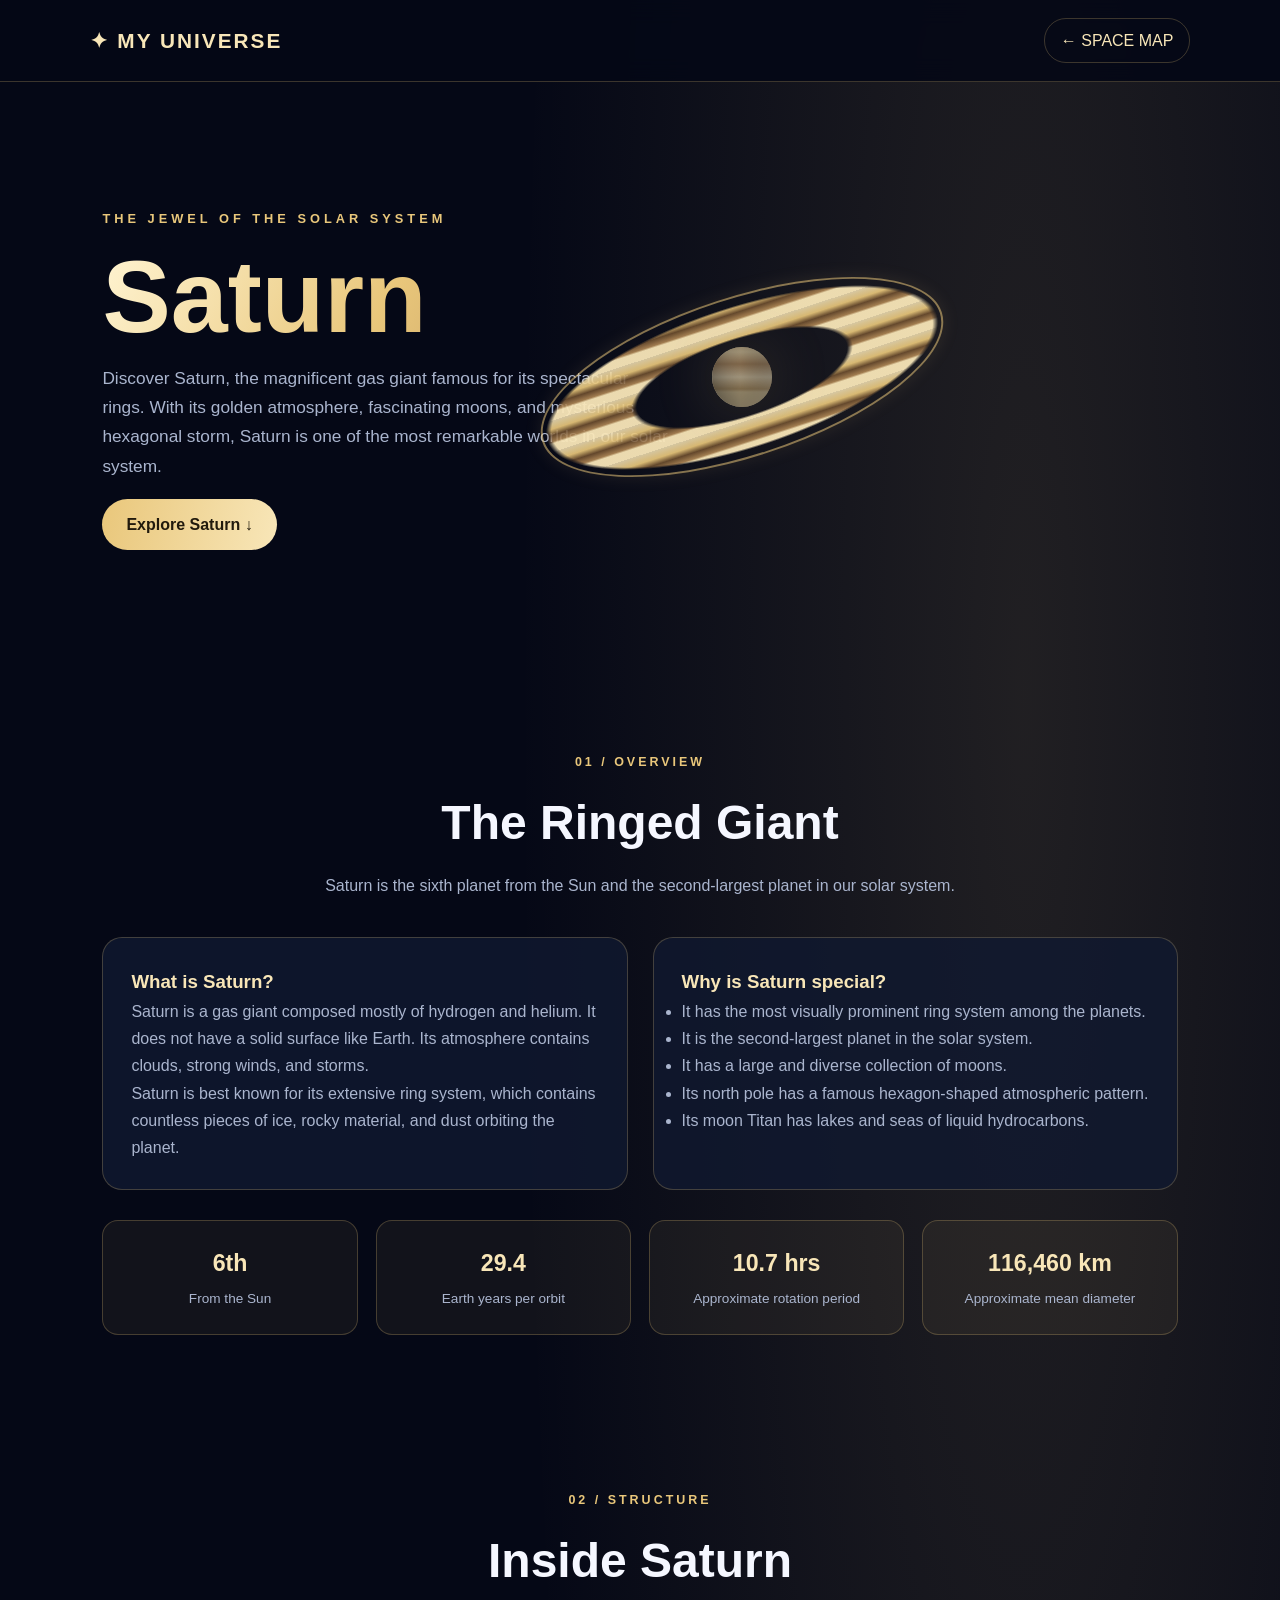
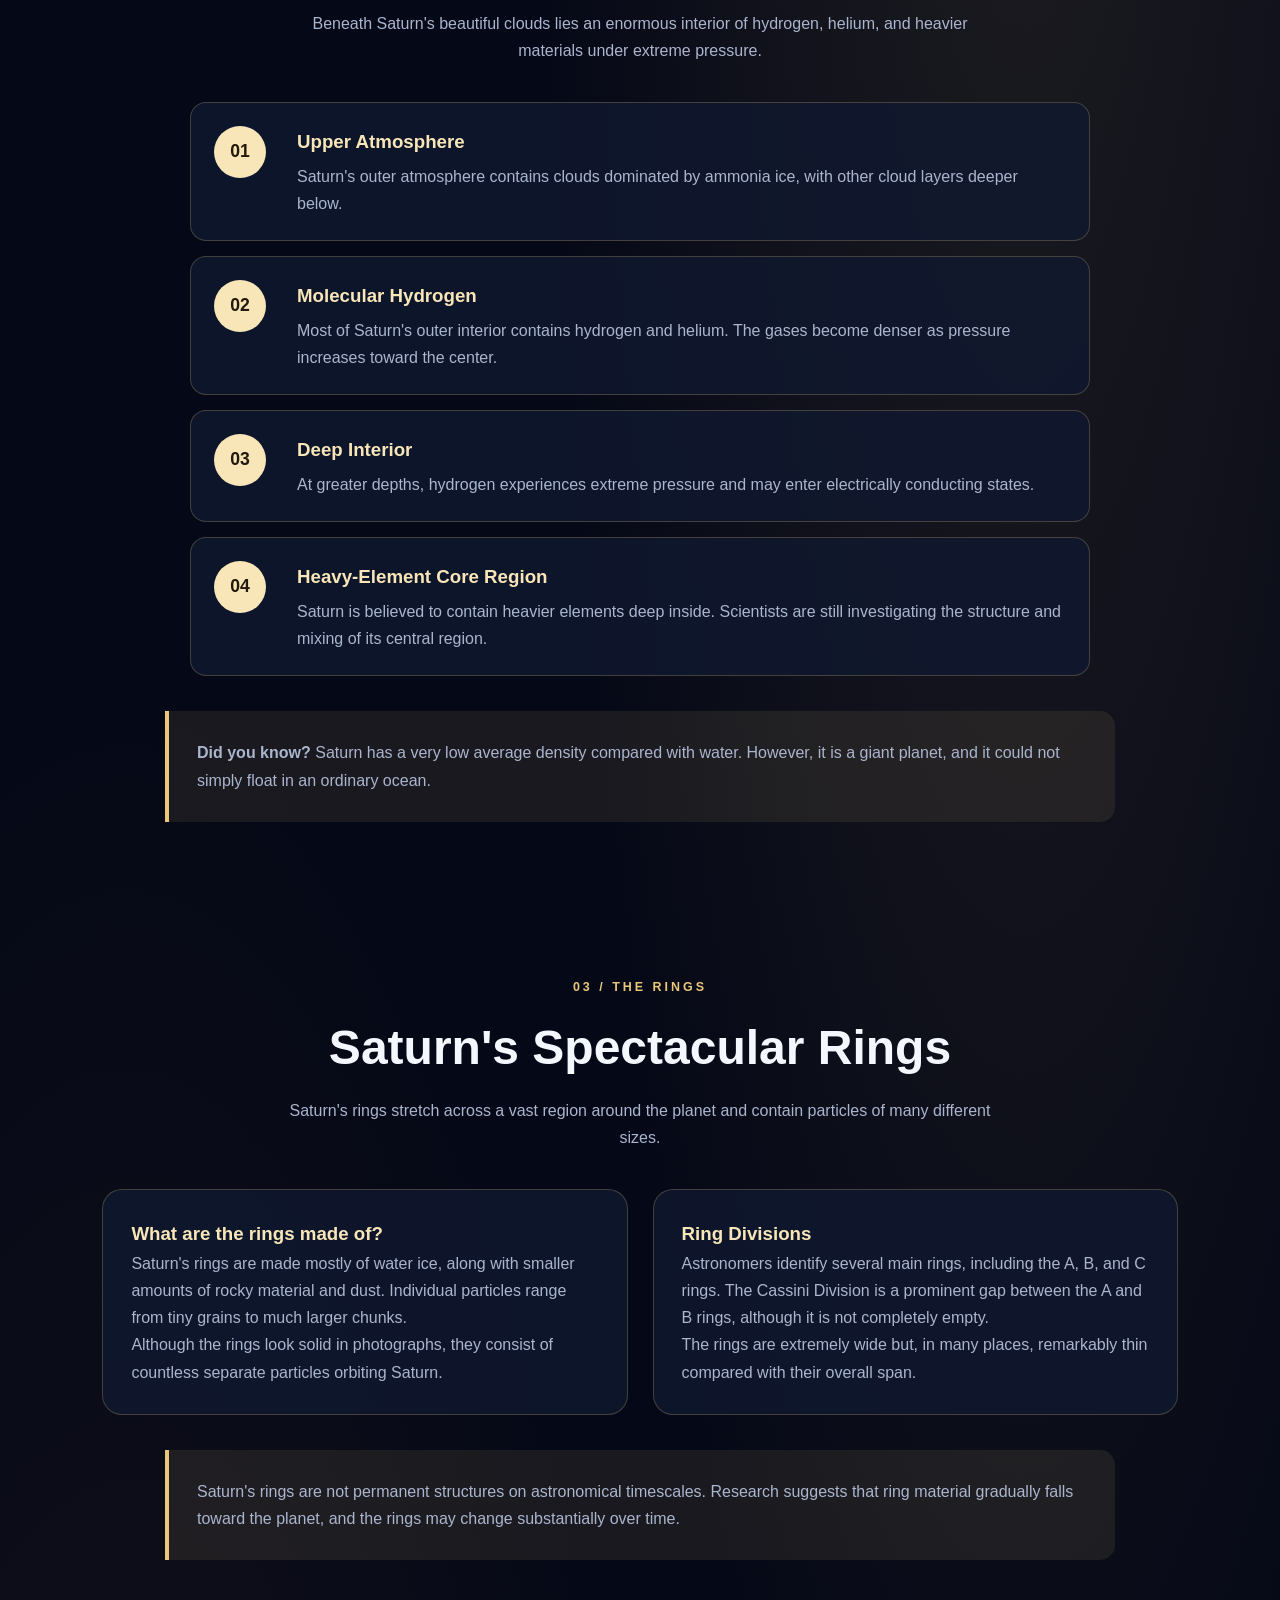
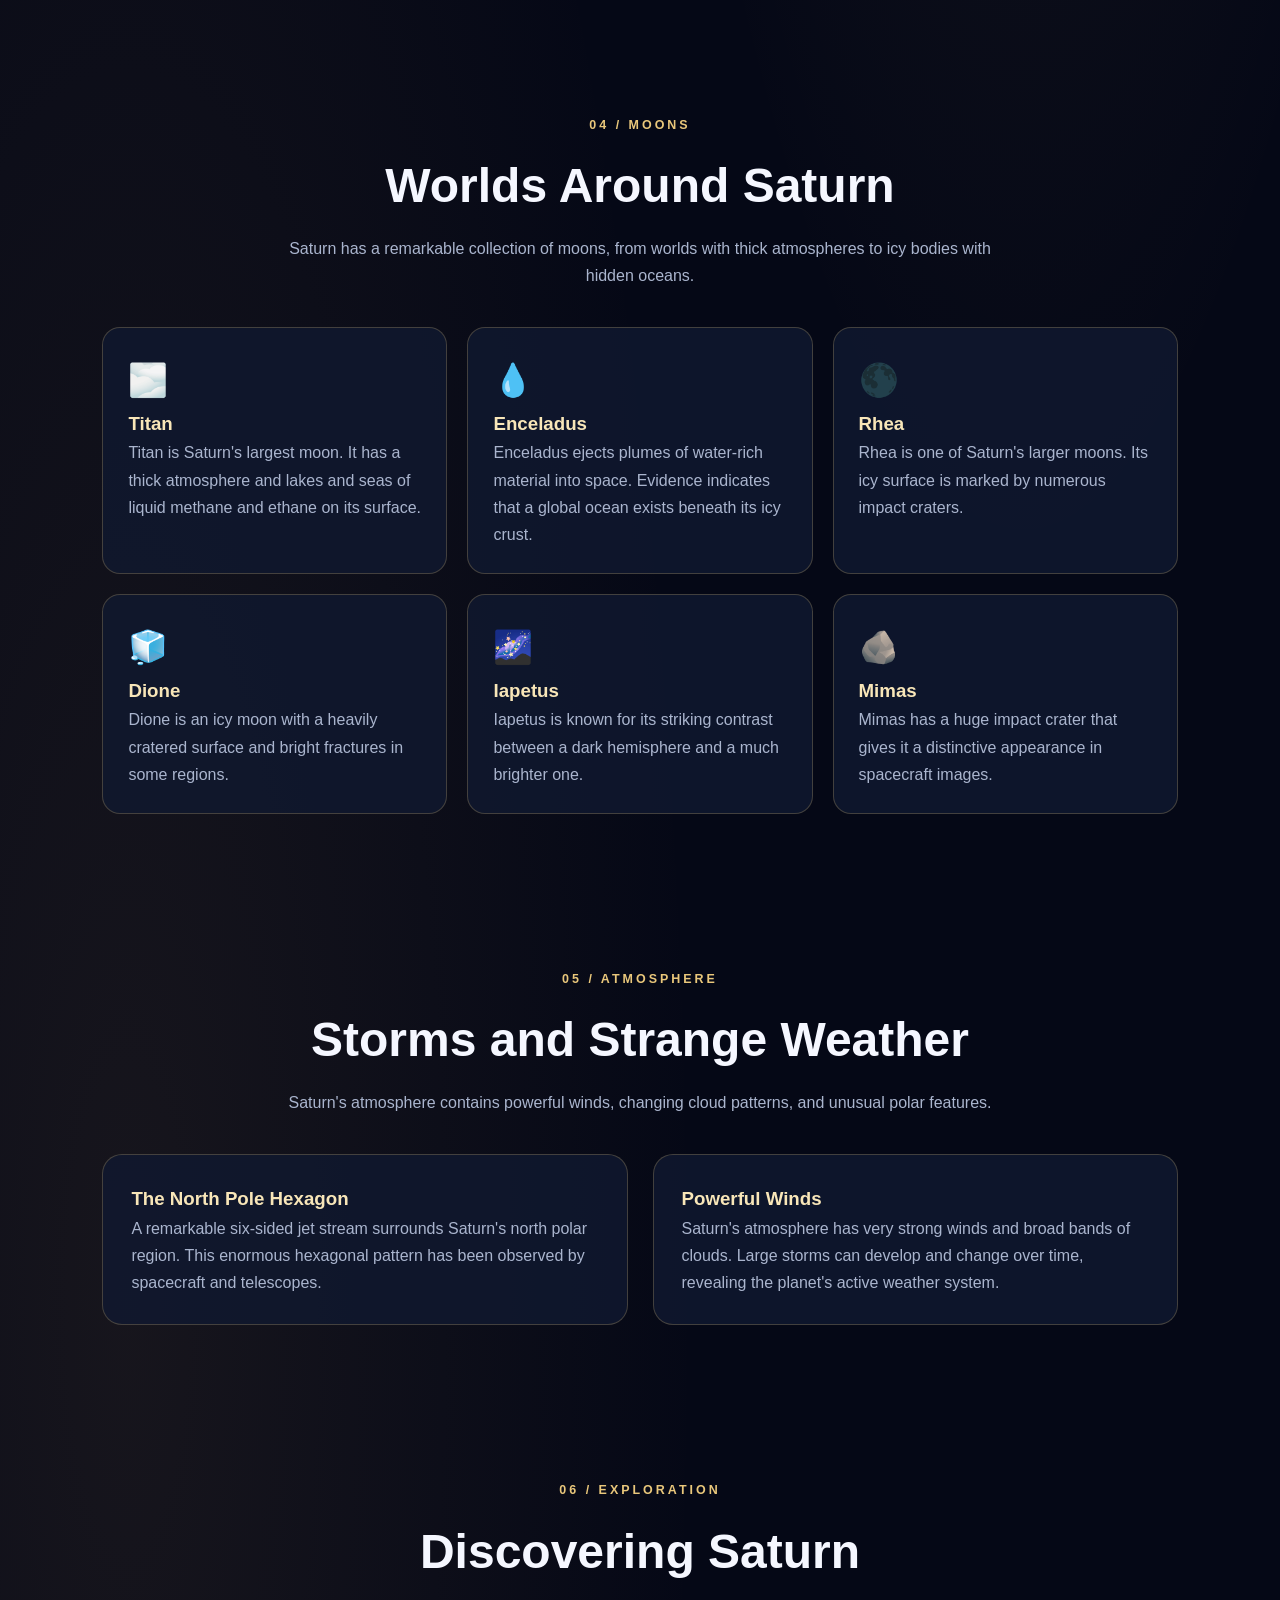
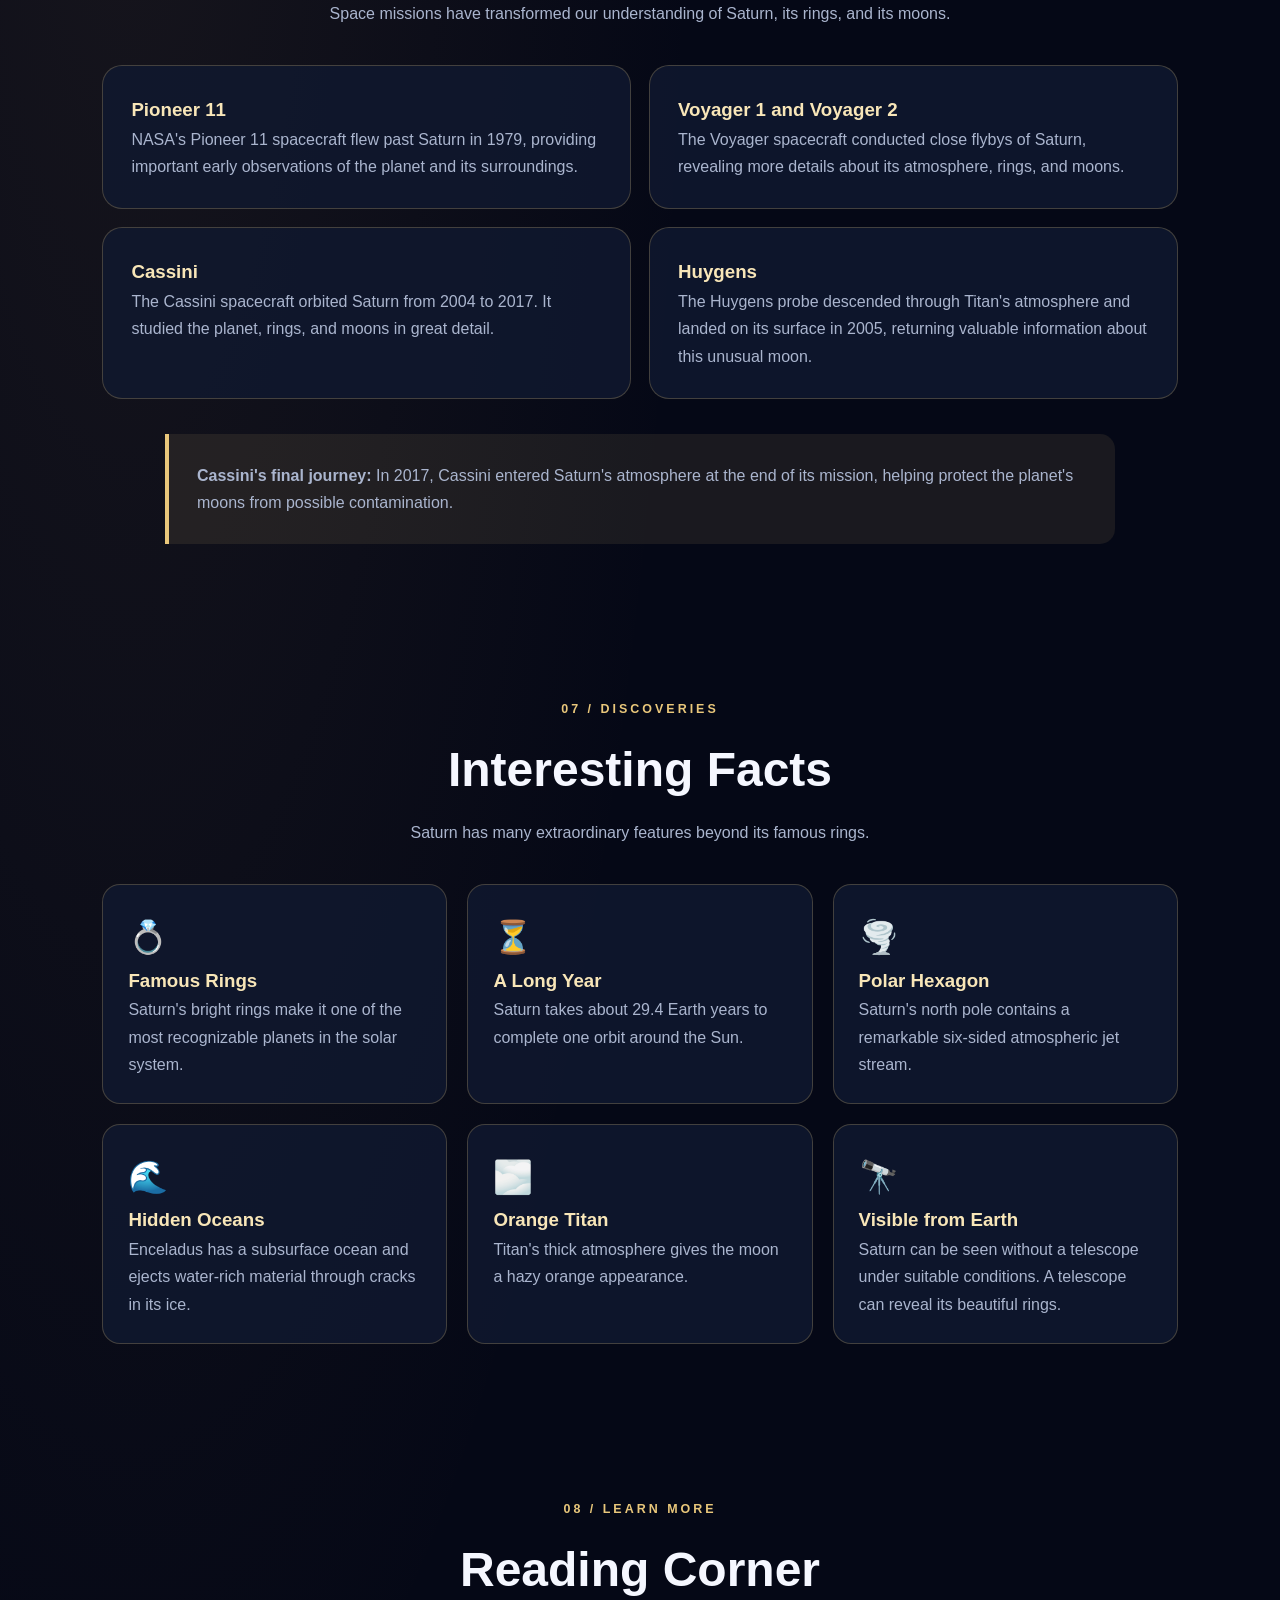
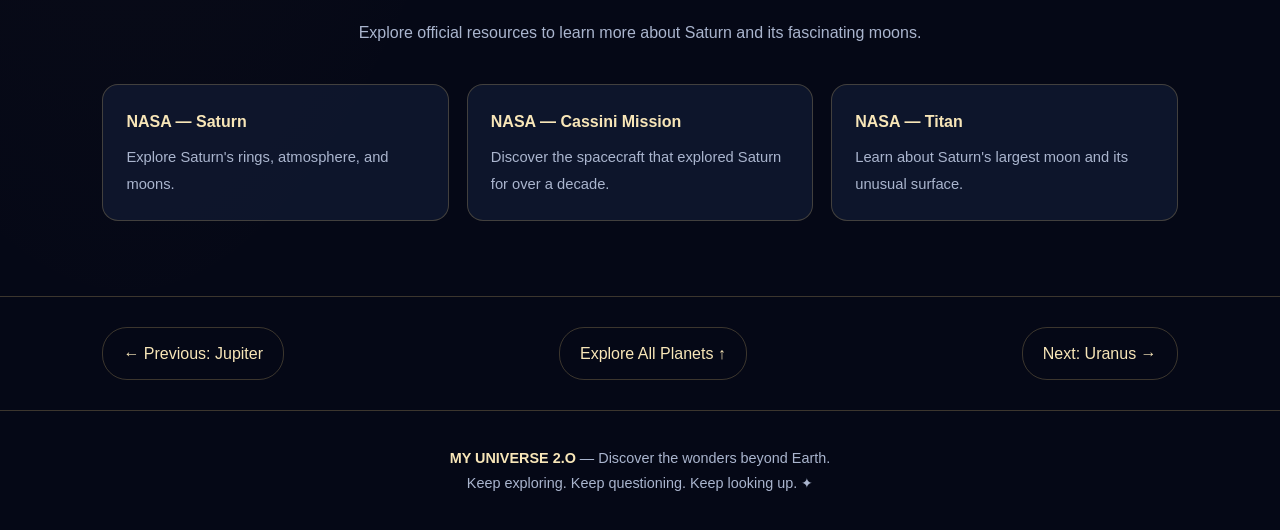
<file: planets/saturn.html>
<!DOCTYPE html>
<html lang="en">
<head>
    <meta charset="UTF-8">
    <meta name="viewport" content="width=device-width, initial-scale=1.0">
    <title>Saturn | MY UNIVERSE</title>
    <link rel="stylesheet" href="../main.css">

    <style>
        :root {
            --saturn-gold: #e9c77b;
            --saturn-cream: #f8e6b8;
            --saturn-brown: #b58b57;
            --space-dark: #050816;
            --space-card: rgba(17, 25, 48, 0.82);
            --space-border: rgba(233, 199, 123, 0.24);
            --text-main: #f5f7ff;
            --text-muted: #aab5ce;
        }

        * {
            box-sizing: border-box;
        }

        html {
            scroll-behavior: smooth;
        }

        body {
            margin: 0;
            background:
                radial-gradient(ellipse at 80% 10%, rgba(233, 199, 123, 0.12), transparent 35%),
                radial-gradient(ellipse at 10% 65%, rgba(181, 139, 87, 0.10), transparent 35%),
                var(--space-dark);
            color: var(--text-main);
            font-family: Arial, Helvetica, sans-serif;
            line-height: 1.7;
        }

        a {
            color: inherit;
            text-decoration: none;
        }

        .saturn-navbar {
            display: flex;
            justify-content: space-between;
            align-items: center;
            gap: 20px;
            padding: 18px 7%;
            border-bottom: 1px solid var(--space-border);
            background: rgba(5, 8, 22, 0.92);
            position: sticky;
            top: 0;
            z-index: 100;
            backdrop-filter: blur(12px);
        }

        .saturn-logo {
            color: var(--saturn-cream);
            font-size: 1.3rem;
            font-weight: bold;
            letter-spacing: 2px;
        }

        .saturn-navbar nav {
            display: flex;
            flex-wrap: wrap;
            gap: 22px;
        }

        .saturn-navbar nav a {
            color: var(--text-muted);
            font-size: 0.95rem;
            transition: color 0.3s;
        }

        .saturn-navbar nav a:hover {
            color: var(--saturn-cream);
        }

        .saturn-home {
            border: 1px solid var(--space-border);
            padding: 8px 16px;
            border-radius: 22px;
            color: var(--saturn-cream);
        }

        .saturn-hero {
            min-height: 590px;
            display: grid;
            grid-template-columns: 1.1fr 0.9fr;
            align-items: center;
            gap: 40px;
            padding: 70px 8%;
            overflow: hidden;
        }

        .saturn-eyebrow {
            color: var(--saturn-gold);
            text-transform: uppercase;
            letter-spacing: 4px;
            font-size: 0.8rem;
            font-weight: bold;
        }

        .saturn-hero h1 {
            margin: 15px 0;
            font-size: clamp(3.5rem, 8vw, 6.5rem);
            line-height: 1;
            background: linear-gradient(120deg, #fff4d2, #e9c77b, #b58b57);
            -webkit-background-clip: text;
            background-clip: text;
            color: transparent;
        }

        .saturn-hero p {
            max-width: 620px;
            color: var(--text-muted);
            font-size: 1.08rem;
        }

        .saturn-button {
            display: inline-block;
            margin-top: 18px;
            padding: 12px 24px;
            border-radius: 30px;
            background: linear-gradient(100deg, var(--saturn-gold), var(--saturn-cream));
            color: #211a0d;
            font-weight: bold;
            transition: transform 0.3s;
        }

        .saturn-button:hover {
            transform: translateY(-3px);
        }

        .saturn-visual {
            min-height: 420px;
            display: flex;
            align-items: center;
            justify-content: center;
            position: relative;
        }

        .saturn-orbit {
            position: absolute;
            width: 420px;
            height: 160px;
            border: 2px solid rgba(233, 199, 123, 0.55);
            border-radius: 50%;
            transform: rotate(-18deg);
            box-shadow: 0 0 18px rgba(233, 199, 123, 0.10);
        }

        .saturn-ring {
            position: absolute;
            width: 420px;
            height: 145px;
            border-radius: 50%;
            transform: rotate(-18deg);
            background:
                repeating-linear-gradient(
                    0deg,
                    rgba(248, 230, 184, 0.95) 0px,
                    rgba(248, 230, 184, 0.95) 8px,
                    rgba(181, 139, 87, 0.88) 10px,
                    rgba(115, 82, 48, 0.85) 16px,
                    rgba(233, 199, 123, 0.92) 22px,
                    rgba(248, 230, 184, 0.85) 30px
                );
            box-shadow: 0 0 22px rgba(233, 199, 123, 0.16);
            -webkit-mask: radial-gradient(ellipse, transparent 37%, #000 39%, #000 67%, transparent 69%);
            mask: radial-gradient(ellipse, transparent 37%, #000 39%, #000 67%, transparent 69%);
        }

        .saturn-planet {
            width: min(250px, 58vw);
            aspect-ratio: 1;
            border-radius: 50%;
            position: relative;
            z-index: 2;
            overflow: hidden;
            background:
                repeating-linear-gradient(
                    0deg,
                    #e8d2a3 0px,
                    #e8d2a3 15px,
                    #c9a875 18px,
                    #f2dfb9 30px,
                    #b58d60 43px,
                    #ead3a4 55px,
                    #d7ba86 68px
                );
            box-shadow:
                inset -30px -15px 45px rgba(0, 0, 0, 0.5),
                inset 12px 8px 28px rgba(255, 255, 255, 0.17),
                0 0 65px rgba(233, 199, 123, 0.18);
            animation: saturnFloat 6s ease-in-out infinite;
        }

        .saturn-planet::after {
            content: "";
            position: absolute;
            inset: 0;
            border-radius: 50%;
            background: linear-gradient(
                90deg,
                rgba(0, 0, 0, 0.4),
                transparent 48%,
                rgba(255, 255, 255, 0.08)
            );
        }

        .saturn-section {
            padding: 75px 8%;
        }

        .saturn-section-heading {
            text-align: center;
            margin-bottom: 38px;
        }

        .saturn-section-heading span {
            color: var(--saturn-gold);
            text-transform: uppercase;
            letter-spacing: 3px;
            font-size: 0.78rem;
            font-weight: bold;
        }

        .saturn-section-heading h2 {
            margin: 8px 0;
            font-size: clamp(2rem, 5vw, 3rem);
        }

        .saturn-section-heading p {
            max-width: 720px;
            margin: 0 auto;
            color: var(--text-muted);
        }

        .saturn-overview {
            display: grid;
            grid-template-columns: 1fr 1fr;
            gap: 25px;
            align-items: stretch;
        }

        .saturn-card {
            padding: 28px;
            background: var(--space-card);
            border: 1px solid var(--space-border);
            border-radius: 20px;
            transition: transform 0.3s, border-color 0.3s;
        }

        .saturn-card:hover {
            transform: translateY(-5px);
            border-color: var(--saturn-cream);
        }

        .saturn-card h3 {
            margin-top: 0;
            color: var(--saturn-cream);
        }

        .saturn-card p,
        .saturn-card li {
            color: var(--text-muted);
        }

        .saturn-stats {
            display: grid;
            grid-template-columns: repeat(4, 1fr);
            gap: 18px;
            margin-top: 30px;
        }

        .saturn-stat {
            text-align: center;
            padding: 23px 12px;
            background: rgba(233, 199, 123, 0.06);
            border: 1px solid var(--space-border);
            border-radius: 16px;
        }

        .saturn-stat strong {
            display: block;
            color: var(--saturn-cream);
            font-size: 1.45rem;
        }

        .saturn-stat span {
            color: var(--text-muted);
            font-size: 0.85rem;
        }

        .saturn-layers {
            display: grid;
            gap: 15px;
            max-width: 900px;
            margin: auto;
        }

        .saturn-layer {
            display: grid;
            grid-template-columns: 65px 1fr;
            gap: 18px;
            align-items: start;
            padding: 23px;
            border: 1px solid var(--space-border);
            border-radius: 16px;
            background: var(--space-card);
        }

        .saturn-layer-number {
            display: grid;
            place-items: center;
            width: 52px;
            height: 52px;
            border-radius: 50%;
            color: #211a0d;
            background: var(--saturn-cream);
            font-weight: bold;
            font-size: 1.1rem;
        }

        .saturn-layer h3 {
            margin: 0 0 5px;
            color: var(--saturn-cream);
        }

        .saturn-layer p {
            margin: 0;
            color: var(--text-muted);
        }

        .saturn-highlight {
            margin: 35px auto 0;
            max-width: 950px;
            padding: 28px;
            border-left: 4px solid var(--saturn-gold);
            border-radius: 0 15px 15px 0;
            background: rgba(233, 199, 123, 0.09);
        }

        .saturn-highlight p {
            margin: 0;
            color: var(--text-muted);
        }

        .saturn-facts-grid {
            display: grid;
            grid-template-columns: repeat(3, 1fr);
            gap: 20px;
        }

        .saturn-fact-card {
            padding: 25px;
            border-radius: 18px;
            background: var(--space-card);
            border: 1px solid var(--space-border);
        }

        .saturn-fact-icon {
            font-size: 2rem;
        }

        .saturn-fact-card h3 {
            color: var(--saturn-cream);
        }

        .saturn-fact-card p {
            color: var(--text-muted);
        }

        .saturn-mission-list {
            display: grid;
            grid-template-columns: repeat(2, 1fr);
            gap: 18px;
        }

        .saturn-resource-list {
            display: grid;
            grid-template-columns: repeat(3, 1fr);
            gap: 18px;
        }

        .saturn-resource {
            display: block;
            padding: 23px;
            background: var(--space-card);
            border: 1px solid var(--space-border);
            border-radius: 16px;
            transition: border-color 0.3s, transform 0.3s;
        }

        .saturn-resource:hover {
            border-color: var(--saturn-cream);
            transform: translateY(-4px);
        }

        .saturn-resource strong {
            display: block;
            margin-bottom: 8px;
            color: var(--saturn-cream);
        }

        .saturn-resource span {
            color: var(--text-muted);
            font-size: 0.92rem;
        }

        .saturn-navigation {
            display: flex;
            justify-content: space-between;
            align-items: center;
            flex-wrap: wrap;
            gap: 18px;
            padding: 30px 8%;
            border-top: 1px solid var(--space-border);
            border-bottom: 1px solid var(--space-border);
        }

        .saturn-navigation a {
            padding: 12px 20px;
            border: 1px solid var(--space-border);
            border-radius: 25px;
            color: var(--saturn-cream);
            transition: background 0.3s;
        }

        .saturn-navigation a:hover {
            background: rgba(233, 199, 123, 0.1);
        }

        .saturn-footer {
            padding: 35px 8%;
            text-align: center;
            color: var(--text-muted);
            font-size: 0.9rem;
        }

        .saturn-footer strong {
            color: var(--saturn-cream);
        }

        @keyframes saturnFloat {
            0%, 100% {
                transform: translateY(0);
            }

            50% {
                transform: translateY(-12px);
            }
        }

        @media (max-width: 900px) {
            .saturn-hero {
                grid-template-columns: 1fr;
                text-align: center;
            }

            .saturn-hero p {
                margin-left: auto;
                margin-right: auto;
            }

            .saturn-overview {
                grid-template-columns: 1fr;
            }

            .saturn-stats {
                grid-template-columns: repeat(2, 1fr);
            }

            .saturn-facts-grid,
            .saturn-resource-list {
                grid-template-columns: repeat(2, 1fr);
            }
        }

        @media (max-width: 600px) {
            .saturn-navbar {
                flex-direction: column;
            }

            .saturn-navbar nav {
                justify-content: center;
                gap: 12px;
            }

            .saturn-hero {
                padding: 50px 6%;
            }

            .saturn-visual {
                min-height: 320px;
            }

            .saturn-planet {
                width: min(220px, 55vw);
            }

            .saturn-ring,
            .saturn-orbit {
                width: 310px;
                height: 120px;
            }

            .saturn-section {
                padding: 55px 6%;
            }

            .saturn-stats,
            .saturn-facts-grid,
            .saturn-mission-list,
            .saturn-resource-list {
                grid-template-columns: 1fr;
            }

            .saturn-layer {
                grid-template-columns: 1fr;
            }

            .saturn-navigation {
                justify-content: center;
                text-align: center;
            }
        }

        @media (prefers-reduced-motion: reduce) {
            *,
            *::before,
            *::after {
                animation-duration: 0.01ms !important;
                animation-iteration-count: 1 !important;
                scroll-behavior: auto !important;
                transition-duration: 0.01ms !important;
            }
        }
    </style>
</head>

<body>

    <header class="saturn-navbar">
        <a href="../index.html" class="saturn-logo">✦ MY UNIVERSE</a>

        <a href="../explore.html" class="saturn-home">← SPACE MAP</a>
    </header>

    <main>

        <section class="saturn-hero">
            <div class="saturn-hero-content">
                <span class="saturn-eyebrow">The Jewel of the Solar System</span>
                <h1>Saturn</h1>
                <p>
                    Discover Saturn, the magnificent gas giant famous for
                    its spectacular rings. With its golden atmosphere,
                    fascinating moons, and mysterious hexagonal storm,
                    Saturn is one of the most remarkable worlds in our
                    solar system.
                </p>
                <a href="#overview" class="saturn-button">Explore Saturn ↓</a>
            </div>

            <div class="saturn-visual" aria-label="Stylized illustration of Saturn and its rings">
                <div class="saturn-orbit"></div>
                <div class="saturn-ring"></div>
                <div class="saturn-planet"></div>
            </div>
        </section>

        <section class="saturn-section" id="overview">
            <div class="saturn-section-heading">
                <span>01 / Overview</span>
                <h2>The Ringed Giant</h2>
                <p>
                    Saturn is the sixth planet from the Sun and the
                    second-largest planet in our solar system.
                </p>
            </div>

            <div class="saturn-overview">
                <article class="saturn-card">
                    <h3>What is Saturn?</h3>
                    <p>
                        Saturn is a gas giant composed mostly of hydrogen
                        and helium. It does not have a solid surface like
                        Earth. Its atmosphere contains clouds, strong winds,
                        and storms.
                    </p>
                    <p>
                        Saturn is best known for its extensive ring system,
                        which contains countless pieces of ice, rocky
                        material, and dust orbiting the planet.
                    </p>
                </article>

                <article class="saturn-card">
                    <h3>Why is Saturn special?</h3>
                    <ul>
                        <li>It has the most visually prominent ring system among the planets.</li>
                        <li>It is the second-largest planet in the solar system.</li>
                        <li>It has a large and diverse collection of moons.</li>
                        <li>Its north pole has a famous hexagon-shaped atmospheric pattern.</li>
                        <li>Its moon Titan has lakes and seas of liquid hydrocarbons.</li>
                    </ul>
                </article>
            </div>

            <div class="saturn-stats">
                <div class="saturn-stat">
                    <strong>6th</strong>
                    <span>From the Sun</span>
                </div>

                <div class="saturn-stat">
                    <strong>29.4</strong>
                    <span>Earth years per orbit</span>
                </div>

                <div class="saturn-stat">
                    <strong>10.7 hrs</strong>
                    <span>Approximate rotation period</span>
                </div>

                <div class="saturn-stat">
                    <strong>116,460 km</strong>
                    <span>Approximate mean diameter</span>
                </div>
            </div>
        </section>

        <section class="saturn-section">
            <div class="saturn-section-heading">
                <span>02 / Structure</span>
                <h2>Inside Saturn</h2>
                <p>
                    Beneath Saturn's beautiful clouds lies an enormous
                    interior of hydrogen, helium, and heavier materials
                    under extreme pressure.
                </p>
            </div>

            <div class="saturn-layers">
                <article class="saturn-layer">
                    <div class="saturn-layer-number">01</div>
                    <div>
                        <h3>Upper Atmosphere</h3>
                        <p>
                            Saturn's outer atmosphere contains clouds
                            dominated by ammonia ice, with other cloud
                            layers deeper below.
                        </p>
                    </div>
                </article>

                <article class="saturn-layer">
                    <div class="saturn-layer-number">02</div>
                    <div>
                        <h3>Molecular Hydrogen</h3>
                        <p>
                            Most of Saturn's outer interior contains
                            hydrogen and helium. The gases become denser
                            as pressure increases toward the center.
                        </p>
                    </div>
                </article>

                <article class="saturn-layer">
                    <div class="saturn-layer-number">03</div>
                    <div>
                        <h3>Deep Interior</h3>
                        <p>
                            At greater depths, hydrogen experiences
                            extreme pressure and may enter electrically
                            conducting states.
                        </p>
                    </div>
                </article>

                <article class="saturn-layer">
                    <div class="saturn-layer-number">04</div>
                    <div>
                        <h3>Heavy-Element Core Region</h3>
                        <p>
                            Saturn is believed to contain heavier elements
                            deep inside. Scientists are still investigating
                            the structure and mixing of its central region.
                        </p>
                    </div>
                </article>
            </div>

            <div class="saturn-highlight">
                <p>
                    <strong>Did you know?</strong> Saturn has a very low
                    average density compared with water. However, it is
                    a giant planet, and it could not simply float in an
                    ordinary ocean.
                </p>
            </div>
        </section>

        <section class="saturn-section">
            <div class="saturn-section-heading">
                <span>03 / The Rings</span>
                <h2>Saturn's Spectacular Rings</h2>
                <p>
                    Saturn's rings stretch across a vast region around
                    the planet and contain particles of many different sizes.
                </p>
            </div>

            <div class="saturn-overview">
                <article class="saturn-card">
                    <h3>What are the rings made of?</h3>
                    <p>
                        Saturn's rings are made mostly of water ice, along
                        with smaller amounts of rocky material and dust.
                        Individual particles range from tiny grains to
                        much larger chunks.
                    </p>
                    <p>
                        Although the rings look solid in photographs,
                        they consist of countless separate particles
                        orbiting Saturn.
                    </p>
                </article>

                <article class="saturn-card">
                    <h3>Ring Divisions</h3>
                    <p>
                        Astronomers identify several main rings, including
                        the A, B, and C rings. The Cassini Division is a
                        prominent gap between the A and B rings, although
                        it is not completely empty.
                    </p>
                    <p>
                        The rings are extremely wide but, in many places,
                        remarkably thin compared with their overall span.
                    </p>
                </article>
            </div>

            <div class="saturn-highlight">
                <p>
                    Saturn's rings are not permanent structures on
                    astronomical timescales. Research suggests that
                    ring material gradually falls toward the planet,
                    and the rings may change substantially over time.
                </p>
            </div>
        </section>

        <section class="saturn-section">
            <div class="saturn-section-heading">
                <span>04 / Moons</span>
                <h2>Worlds Around Saturn</h2>
                <p>
                    Saturn has a remarkable collection of moons, from
                    worlds with thick atmospheres to icy bodies with
                    hidden oceans.
                </p>
            </div>

            <div class="saturn-facts-grid">
                <article class="saturn-fact-card">
                    <div class="saturn-fact-icon">🌫️</div>
                    <h3>Titan</h3>
                    <p>
                        Titan is Saturn's largest moon. It has a thick
                        atmosphere and lakes and seas of liquid methane
                        and ethane on its surface.
                    </p>
                </article>

                <article class="saturn-fact-card">
                    <div class="saturn-fact-icon">💧</div>
                    <h3>Enceladus</h3>
                    <p>
                        Enceladus ejects plumes of water-rich material
                        into space. Evidence indicates that a global
                        ocean exists beneath its icy crust.
                    </p>
                </article>

                <article class="saturn-fact-card">
                    <div class="saturn-fact-icon">🌑</div>
                    <h3>Rhea</h3>
                    <p>
                        Rhea is one of Saturn's larger moons. Its icy
                        surface is marked by numerous impact craters.
                    </p>
                </article>

                <article class="saturn-fact-card">
                    <div class="saturn-fact-icon">🧊</div>
                    <h3>Dione</h3>
                    <p>
                        Dione is an icy moon with a heavily cratered
                        surface and bright fractures in some regions.
                    </p>
                </article>

                <article class="saturn-fact-card">
                    <div class="saturn-fact-icon">🌌</div>
                    <h3>Iapetus</h3>
                    <p>
                        Iapetus is known for its striking contrast
                        between a dark hemisphere and a much brighter one.
                    </p>
                </article>

                <article class="saturn-fact-card">
                    <div class="saturn-fact-icon">🪨</div>
                    <h3>Mimas</h3>
                    <p>
                        Mimas has a huge impact crater that gives it
                        a distinctive appearance in spacecraft images.
                    </p>
                </article>
            </div>
        </section>

        <section class="saturn-section">
            <div class="saturn-section-heading">
                <span>05 / Atmosphere</span>
                <h2>Storms and Strange Weather</h2>
                <p>
                    Saturn's atmosphere contains powerful winds,
                    changing cloud patterns, and unusual polar features.
                </p>
            </div>

            <div class="saturn-overview">
                <article class="saturn-card">
                    <h3>The North Pole Hexagon</h3>
                    <p>
                        A remarkable six-sided jet stream surrounds
                        Saturn's north polar region. This enormous
                        hexagonal pattern has been observed by spacecraft
                        and telescopes.
                    </p>
                </article>

                <article class="saturn-card">
                    <h3>Powerful Winds</h3>
                    <p>
                        Saturn's atmosphere has very strong winds and
                        broad bands of clouds. Large storms can develop
                        and change over time, revealing the planet's
                        active weather system.
                    </p>
                </article>
            </div>
        </section>

        <section class="saturn-section">
            <div class="saturn-section-heading">
                <span>06 / Exploration</span>
                <h2>Discovering Saturn</h2>
                <p>
                    Space missions have transformed our understanding
                    of Saturn, its rings, and its moons.
                </p>
            </div>

            <div class="saturn-mission-list">
                <article class="saturn-card">
                    <h3>Pioneer 11</h3>
                    <p>
                        NASA's Pioneer 11 spacecraft flew past Saturn
                        in 1979, providing important early observations
                        of the planet and its surroundings.
                    </p>
                </article>

                <article class="saturn-card">
                    <h3>Voyager 1 and Voyager 2</h3>
                    <p>
                        The Voyager spacecraft conducted close flybys
                        of Saturn, revealing more details about its
                        atmosphere, rings, and moons.
                    </p>
                </article>

                <article class="saturn-card">
                    <h3>Cassini</h3>
                    <p>
                        The Cassini spacecraft orbited Saturn from 2004
                        to 2017. It studied the planet, rings, and moons
                        in great detail.
                    </p>
                </article>

                <article class="saturn-card">
                    <h3>Huygens</h3>
                    <p>
                        The Huygens probe descended through Titan's
                        atmosphere and landed on its surface in 2005,
                        returning valuable information about this
                        unusual moon.
                    </p>
                </article>
            </div>

            <div class="saturn-highlight">
                <p>
                    <strong>Cassini's final journey:</strong> In 2017,
                    Cassini entered Saturn's atmosphere at the end of
                    its mission, helping protect the planet's moons
                    from possible contamination.
                </p>
            </div>
        </section>

        <section class="saturn-section">
            <div class="saturn-section-heading">
                <span>07 / Discoveries</span>
                <h2>Interesting Facts</h2>
                <p>
                    Saturn has many extraordinary features beyond
                    its famous rings.
                </p>
            </div>

            <div class="saturn-facts-grid">
                <article class="saturn-fact-card">
                    <div class="saturn-fact-icon">💍</div>
                    <h3>Famous Rings</h3>
                    <p>
                        Saturn's bright rings make it one of the most
                        recognizable planets in the solar system.
                    </p>
                </article>

                <article class="saturn-fact-card">
                    <div class="saturn-fact-icon">⏳</div>
                    <h3>A Long Year</h3>
                    <p>
                        Saturn takes about 29.4 Earth years to complete
                        one orbit around the Sun.
                    </p>
                </article>

                <article class="saturn-fact-card">
                    <div class="saturn-fact-icon">🌪️</div>
                    <h3>Polar Hexagon</h3>
                    <p>
                        Saturn's north pole contains a remarkable
                        six-sided atmospheric jet stream.
                    </p>
                </article>

                <article class="saturn-fact-card">
                    <div class="saturn-fact-icon">🌊</div>
                    <h3>Hidden Oceans</h3>
                    <p>
                        Enceladus has a subsurface ocean and ejects
                        water-rich material through cracks in its ice.
                    </p>
                </article>

                <article class="saturn-fact-card">
                    <div class="saturn-fact-icon">🌫️</div>
                    <h3>Orange Titan</h3>
                    <p>
                        Titan's thick atmosphere gives the moon
                        a hazy orange appearance.
                    </p>
                </article>

                <article class="saturn-fact-card">
                    <div class="saturn-fact-icon">🔭</div>
                    <h3>Visible from Earth</h3>
                    <p>
                        Saturn can be seen without a telescope under
                        suitable conditions. A telescope can reveal
                        its beautiful rings.
                    </p>
                </article>
            </div>
        </section>

        <section class="saturn-section">
            <div class="saturn-section-heading">
                <span>08 / Learn More</span>
                <h2>Reading Corner</h2>
                <p>
                    Explore official resources to learn more about
                    Saturn and its fascinating moons.
                </p>
            </div>

            <div class="saturn-resource-list">
                <a class="saturn-resource"
                   href="https://science.nasa.gov/saturn/"
                   target="_blank"
                   rel="noopener noreferrer">
                    <strong>NASA — Saturn</strong>
                    <span>Explore Saturn's rings, atmosphere, and moons.</span>
                </a>

                <a class="saturn-resource"
                   href="https://science.nasa.gov/mission/cassini/"
                   target="_blank"
                   rel="noopener noreferrer">
                    <strong>NASA — Cassini Mission</strong>
                    <span>Discover the spacecraft that explored Saturn for over a decade.</span>
                </a>

                <a class="saturn-resource"
                   href="https://science.nasa.gov/saturn/moons/titan/"
                   target="_blank"
                   rel="noopener noreferrer">
                    <strong>NASA — Titan</strong>
                    <span>Learn about Saturn's largest moon and its unusual surface.</span>
                </a>
            </div>
        </section>

        <section class="saturn-navigation">
            <a href="jupiter.html">← Previous: Jupiter</a>
            <a href="../explore.html">Explore All Planets ↑</a>
            <a href="uranus.html">Next: Uranus →</a>
        </section>

    </main>

    <footer class="saturn-footer">
        <p>
            <strong>MY UNIVERSE 2.O</strong> — Discover the wonders beyond Earth.
        </p>
        <p>Keep exploring. Keep questioning. Keep looking up. ✦</p>
    </footer>

</body>
</html>
</file>
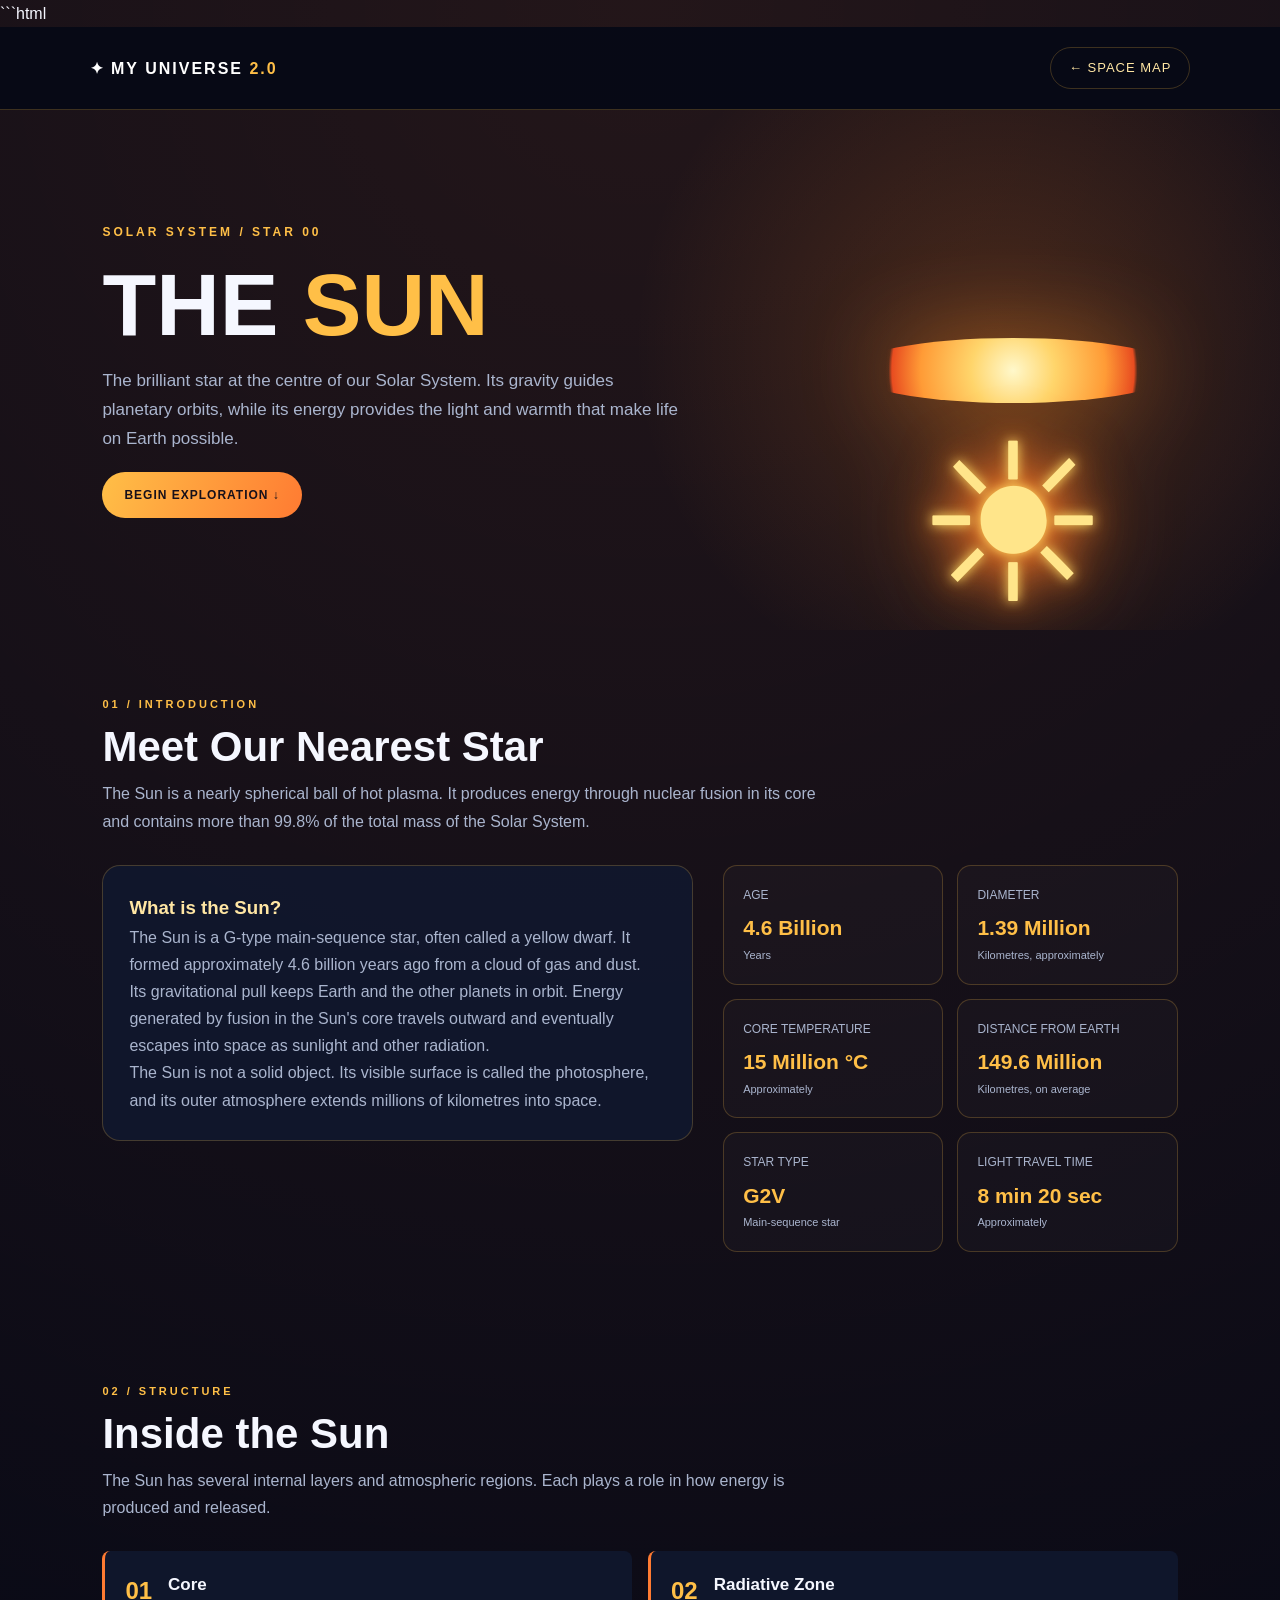
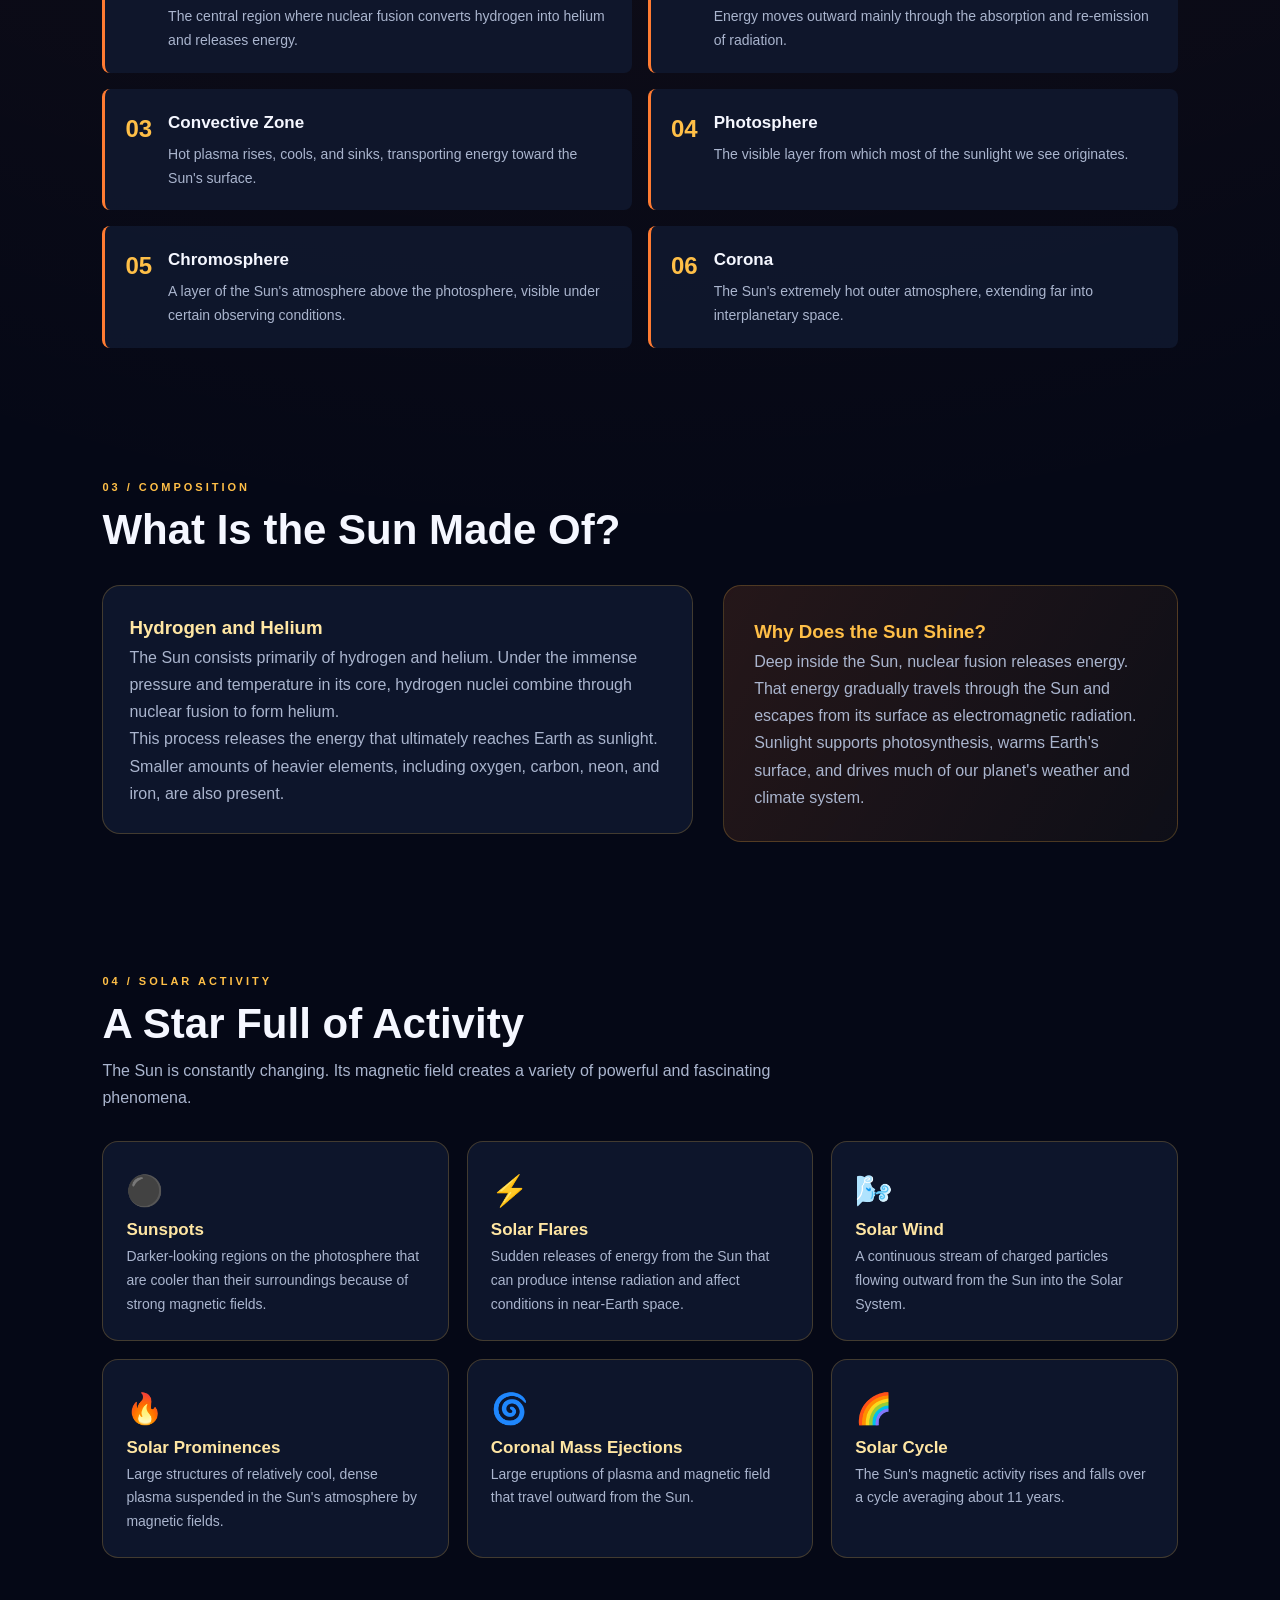
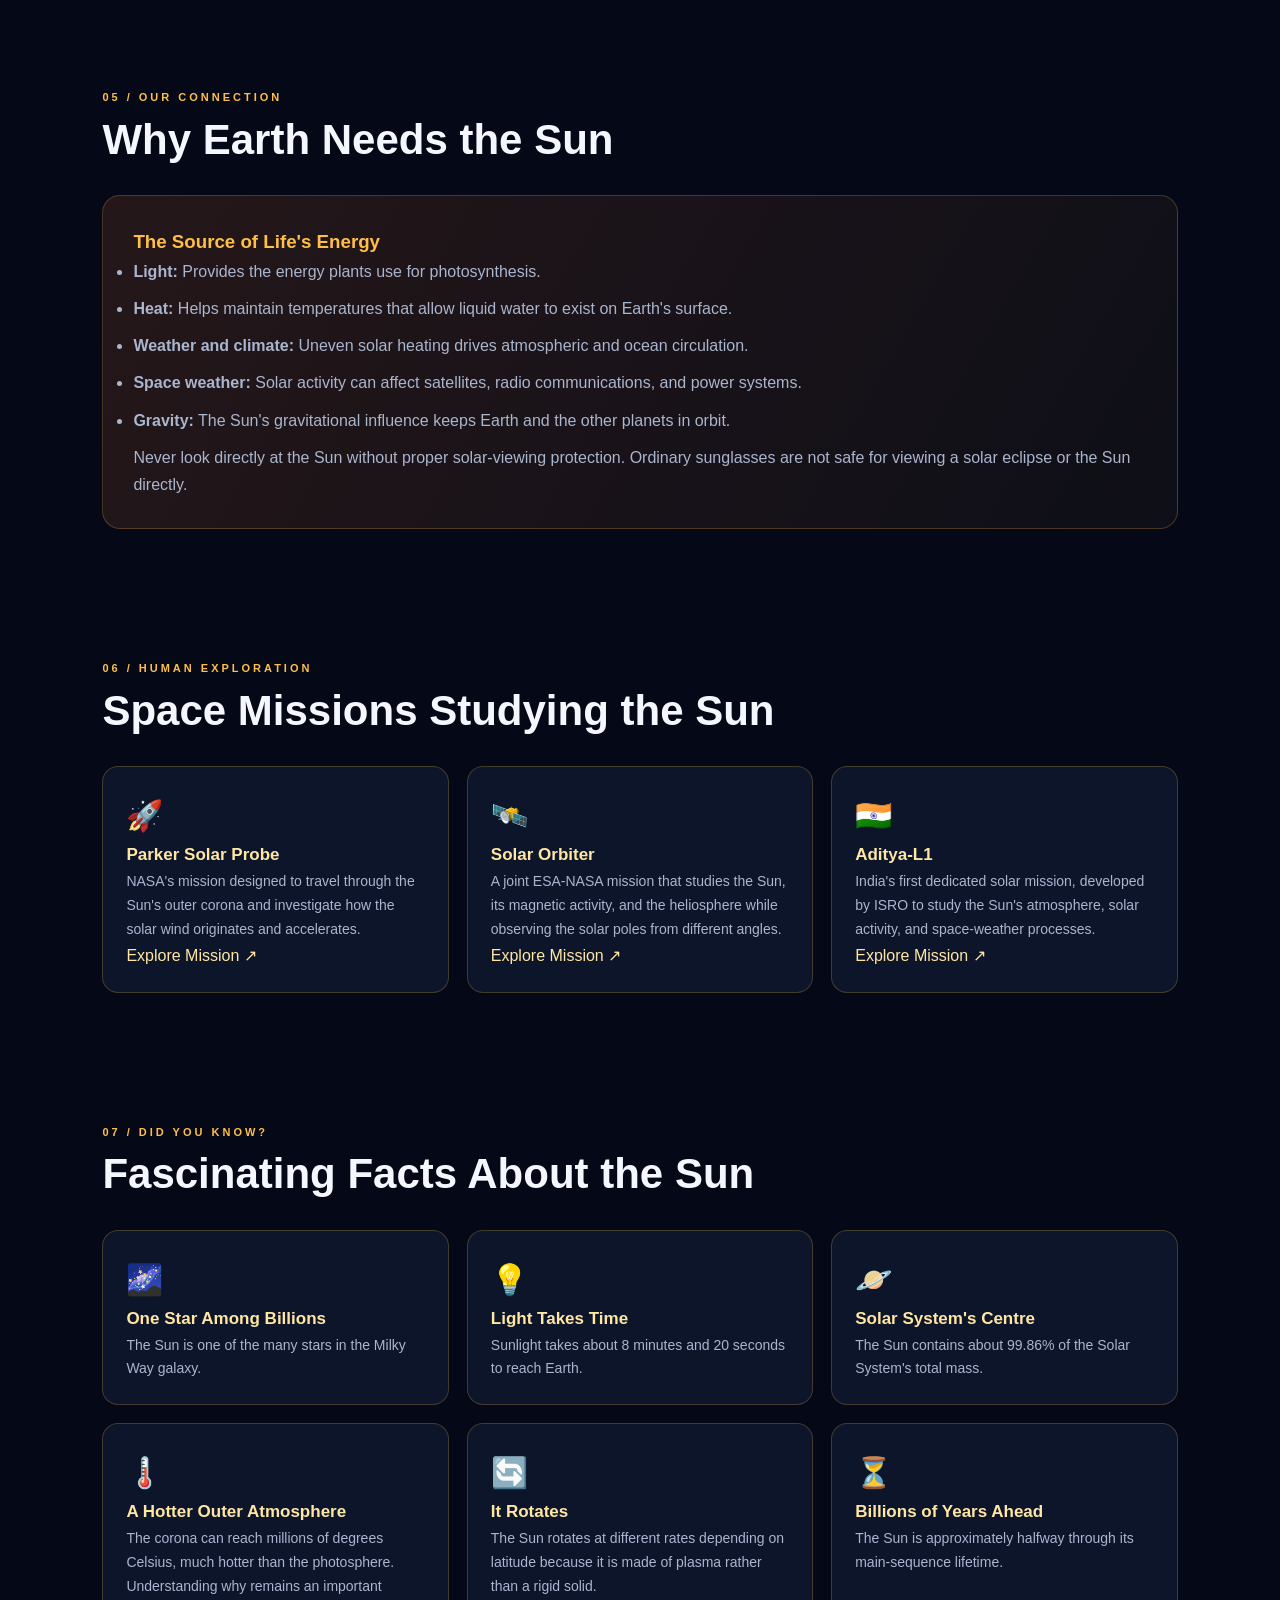
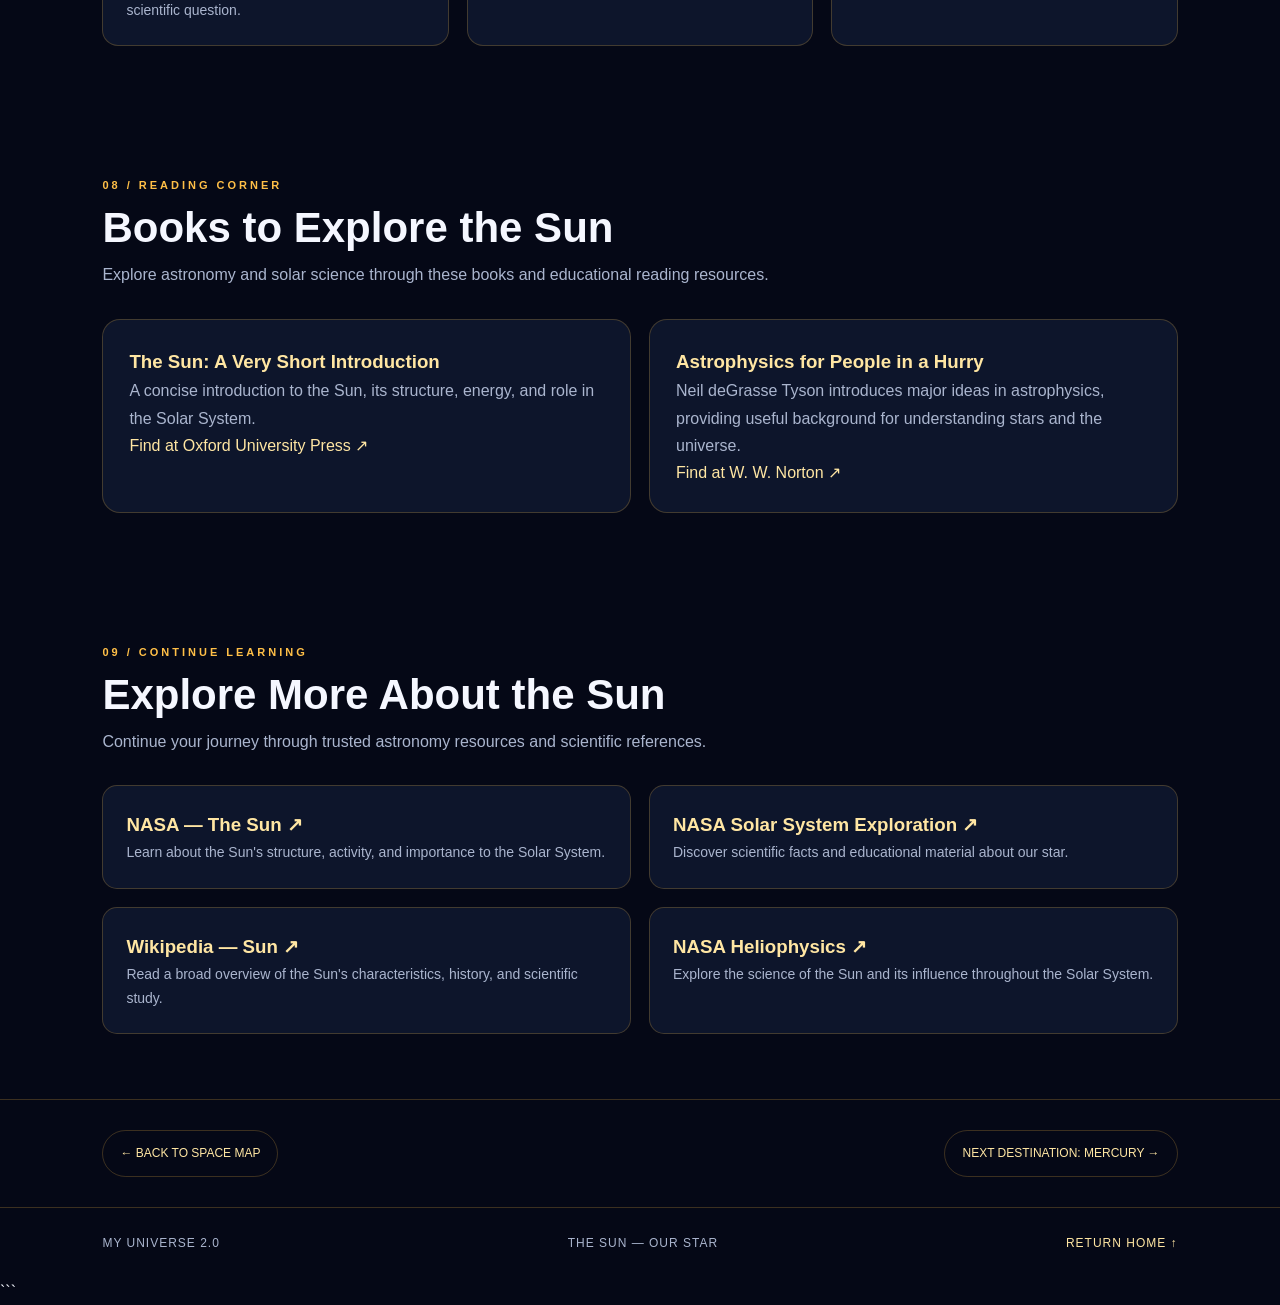
<file: planets/sun.html>
```html
<!DOCTYPE html>
<html lang="en">

<head>
    <meta charset="UTF-8">
    <meta name="viewport" content="width=device-width, initial-scale=1.0">

    <title>The Sun | My Universe 2.0</title>

    <link rel="stylesheet" href="../main.css">

    <style>
        :root {
            --sun-gold: #ffbf47;
            --sun-orange: #ff7b32;
            --sun-light: #ffe6a3;
            --space-dark: #050816;
            --space-card: rgba(17, 25, 48, 0.82);
            --space-border: rgba(255, 191, 71, 0.22);
            --text-main: #f5f7ff;
            --text-muted: #aab5ce;
        }

        * {
            box-sizing: border-box;
        }

        html {
            scroll-behavior: smooth;
        }

        body {
            margin: 0;
            background:
                radial-gradient(
                    circle at 50% 0%,
                    rgba(255, 123, 50, 0.12),
                    transparent 35%
                ),
                var(--space-dark);
            color: var(--text-main);
            font-family: Arial, Helvetica, sans-serif;
            line-height: 1.7;
        }

        a {
            color: var(--sun-light);
            text-decoration: none;
        }

        a:hover {
            color: var(--sun-gold);
        }

        .sun-navbar {
            display: flex;
            align-items: center;
            justify-content: space-between;
            gap: 20px;
            padding: 20px 7%;
            border-bottom: 1px solid var(--space-border);
            background: rgba(5, 8, 22, 0.9);
        }

        .sun-logo {
            color: white;
            font-weight: 800;
            letter-spacing: 2px;
        }

        .sun-logo span {
            color: var(--sun-gold);
        }

        .sun-home {
            border: 1px solid var(--space-border);
            border-radius: 30px;
            padding: 9px 18px;
            font-size: 13px;
            letter-spacing: 1px;
        }

        .sun-hero {
            position: relative;
            overflow: hidden;
            min-height: 520px;
            padding: 90px 8%;
            display: flex;
            align-items: center;
            justify-content: space-between;
            gap: 40px;
            background:
                radial-gradient(
                    circle at 78% 45%,
                    rgba(255, 132, 37, 0.2),
                    transparent 35%
                );
        }

        .sun-hero-content {
            position: relative;
            z-index: 1;
            max-width: 650px;
        }

        .sun-eyebrow {
            color: var(--sun-gold);
            font-size: 12px;
            font-weight: bold;
            letter-spacing: 3px;
        }

        .sun-hero h1 {
            margin: 16px 0;
            font-size: clamp(48px, 8vw, 88px);
            line-height: 1.05;
        }

        .sun-hero h1 span {
            color: var(--sun-gold);
        }

        .sun-hero p {
            max-width: 580px;
            color: var(--text-muted);
            font-size: 17px;
        }

        .sun-visual {
            flex-shrink: 0;
            width: clamp(180px, 27vw, 330px);
            aspect-ratio: 1;
            display: grid;
            place-items: center;
            border-radius: 50%;
            font-size: clamp(100px, 18vw, 220px);
            background:
                radial-gradient(
                    circle,
                    #fff8cb 0%,
                    #ffd56b 25%,
                    #ff9b36 55%,
                    #e84c20 72%,
                    rgba(232, 76, 32, 0.05) 74%,
                    transparent 76%
                );
            filter: drop-shadow(0 0 45px rgba(255, 145, 35, 0.45));
            animation: sunPulse 5s ease-in-out infinite;
        }

        @keyframes sunPulse {
            0%, 100% {
                filter: drop-shadow(
                    0 0 35px rgba(255, 145, 35, 0.35)
                );
                transform: scale(1);
            }

            50% {
                filter: drop-shadow(
                    0 0 60px rgba(255, 145, 35, 0.6)
                );
                transform: scale(1.035);
            }
        }

        .sun-button {
            display: inline-block;
            margin-top: 18px;
            padding: 13px 22px;
            border-radius: 30px;
            background: linear-gradient(
                110deg,
                var(--sun-gold),
                var(--sun-orange)
            );
            color: #17101a;
            font-size: 12px;
            font-weight: bold;
            letter-spacing: 1px;
        }

        .sun-button:hover {
            color: #17101a;
            transform: translateY(-2px);
        }

        .sun-section {
            padding: 65px 8%;
        }

        .sun-section-heading {
            margin-bottom: 30px;
        }

        .sun-section-heading span {
            color: var(--sun-gold);
            font-size: 11px;
            font-weight: bold;
            letter-spacing: 3px;
        }

        .sun-section-heading h2 {
            margin: 8px 0;
            font-size: clamp(27px, 4vw, 42px);
            line-height: 1.2;
        }

        .sun-section-heading p {
            max-width: 720px;
            color: var(--text-muted);
        }

        .sun-overview {
            display: grid;
            grid-template-columns: 1.3fr 1fr;
            gap: 30px;
            align-items: start;
        }

        .sun-card {
            padding: 26px;
            border: 1px solid var(--space-border);
            border-radius: 18px;
            background: var(--space-card);
        }

        .sun-card h3 {
            margin-top: 0;
            color: var(--sun-light);
        }

        .sun-card p {
            color: var(--text-muted);
        }

        .sun-stats {
            display: grid;
            grid-template-columns: repeat(2, minmax(0, 1fr));
            gap: 14px;
        }

        .sun-stat {
            padding: 19px;
            border: 1px solid var(--space-border);
            border-radius: 14px;
            background: rgba(255, 255, 255, 0.025);
        }

        .sun-stat span {
            display: block;
            color: var(--text-muted);
            font-size: 12px;
        }

        .sun-stat strong {
            display: block;
            margin-top: 5px;
            color: var(--sun-gold);
            font-size: 21px;
        }

        .sun-stat small {
            color: var(--text-muted);
            font-size: 11px;
        }

        .sun-facts-grid {
            display: grid;
            grid-template-columns: repeat(3, minmax(0, 1fr));
            gap: 18px;
        }

        .sun-fact-card {
            padding: 23px;
            border: 1px solid var(--space-border);
            border-radius: 16px;
            background: var(--space-card);
        }

        .sun-fact-icon {
            font-size: 30px;
        }

        .sun-fact-card h3 {
            color: var(--sun-light);
            font-size: 17px;
        }

        .sun-fact-card p {
            color: var(--text-muted);
            font-size: 14px;
        }

        .sun-layers {
            display: grid;
            grid-template-columns: repeat(2, minmax(0, 1fr));
            gap: 16px;
        }

        .sun-layer {
            display: flex;
            gap: 16px;
            align-items: flex-start;
            padding: 20px;
            border-left: 3px solid var(--sun-orange);
            border-radius: 8px;
            background: var(--space-card);
        }

        .sun-layer-number {
            color: var(--sun-gold);
            font-size: 24px;
            font-weight: bold;
        }

        .sun-layer h3 {
            margin: 0 0 5px;
            font-size: 17px;
        }

        .sun-layer p {
            margin: 0;
            color: var(--text-muted);
            font-size: 14px;
        }

        .sun-highlight {
            padding: 30px;
            border: 1px solid var(--space-border);
            border-radius: 18px;
            background: linear-gradient(
                120deg,
                rgba(255, 123, 50, 0.13),
                rgba(255, 191, 71, 0.04)
            );
        }

        .sun-highlight h3 {
            color: var(--sun-gold);
        }

        .sun-highlight p,
        .sun-highlight li {
            color: var(--text-muted);
        }

        .sun-highlight li {
            margin-bottom: 10px;
        }

        .sun-resources {
            display: grid;
            grid-template-columns: repeat(2, minmax(0, 1fr));
            gap: 18px;
        }

        .sun-resource {
            display: block;
            padding: 23px;
            border: 1px solid var(--space-border);
            border-radius: 15px;
            background: var(--space-card);
            transition: transform 0.2s, border-color 0.2s;
        }

        .sun-resource:hover {
            transform: translateY(-4px);
            border-color: var(--sun-gold);
        }

        .sun-resource h3 {
            margin-top: 0;
            color: var(--sun-light);
        }

        .sun-resource p {
            margin-bottom: 0;
            color: var(--text-muted);
            font-size: 14px;
        }

        .sun-navigation {
            display: flex;
            align-items: center;
            justify-content: space-between;
            gap: 18px;
            padding: 30px 8%;
            border-top: 1px solid var(--space-border);
            border-bottom: 1px solid var(--space-border);
        }

        .sun-navigation a {
            padding: 12px 17px;
            border: 1px solid var(--space-border);
            border-radius: 25px;
            font-size: 12px;
        }

        .sun-footer {
            padding: 25px 8%;
            display: flex;
            justify-content: space-between;
            gap: 15px;
            color: var(--text-muted);
            font-size: 12px;
            letter-spacing: 1px;
        }

        @media (max-width: 800px) {
            .sun-hero {
                flex-direction: column-reverse;
                align-items: flex-start;
                padding-top: 45px;
            }

            .sun-visual {
                align-self: center;
            }

            .sun-overview {
                grid-template-columns: 1fr;
            }

            .sun-facts-grid {
                grid-template-columns: repeat(2, minmax(0, 1fr));
            }
        }

        @media (max-width: 550px) {
            .sun-navbar {
                padding: 16px 5%;
            }

            .sun-logo {
                font-size: 13px;
            }

            .sun-home {
                padding: 8px 12px;
                font-size: 11px;
            }

            .sun-section {
                padding: 45px 6%;
            }

            .sun-facts-grid,
            .sun-layers,
            .sun-resources {
                grid-template-columns: 1fr;
            }

            .sun-stats {
                grid-template-columns: 1fr 1fr;
            }

            .sun-stat {
                padding: 13px;
            }

            .sun-stat strong {
                font-size: 17px;
            }

            .sun-navigation {
                flex-wrap: wrap;
                padding: 22px 6%;
            }

            .sun-footer {
                flex-direction: column;
                padding: 22px 6%;
            }
        }

        @media (prefers-reduced-motion: reduce) {
            *,
            *::before,
            *::after {
                scroll-behavior: auto !important;
                animation: none !important;
                transition: none !important;
            }
        }
    </style>
</head>

<body>

    <!-- NAVIGATION -->
    <header class="sun-navbar">

        <a href="../index.html" class="sun-logo">
            ✦ MY UNIVERSE <span>2.0</span>
        </a>

        <a href="../explore.html" class="sun-home">
            ← SPACE MAP
        </a>

    </header>


    <!-- HERO SECTION -->
    <section class="sun-hero">

        <div class="sun-hero-content">

            <div class="sun-eyebrow">
                SOLAR SYSTEM / STAR 00
            </div>

            <h1>
                THE <span>SUN</span>
            </h1>

            <p>
                The brilliant star at the centre of our Solar System.
                Its gravity guides planetary orbits, while its energy
                provides the light and warmth that make life on Earth possible.
            </p>

            <a href="#sun-overview" class="sun-button">
                BEGIN EXPLORATION ↓
            </a>

        </div>

        <div class="sun-visual" role="img" aria-label="Illustration of the Sun">
            ☀
        </div>

    </section>


    <!-- OVERVIEW -->
    <section class="sun-section" id="sun-overview">

        <div class="sun-section-heading">
            <span>01 / INTRODUCTION</span>
            <h2>Meet Our Nearest Star</h2>

            <p>
                The Sun is a nearly spherical ball of hot plasma.
                It produces energy through nuclear fusion in its core
                and contains more than 99.8% of the total mass of the
                Solar System.
            </p>
        </div>

        <div class="sun-overview">

            <article class="sun-card">

                <h3>What is the Sun?</h3>

                <p>
                    The Sun is a G-type main-sequence star, often called
                    a yellow dwarf. It formed approximately 4.6 billion
                    years ago from a cloud of gas and dust.
                </p>

                <p>
                    Its gravitational pull keeps Earth and the other
                    planets in orbit. Energy generated by fusion in
                    the Sun's core travels outward and eventually
                    escapes into space as sunlight and other radiation.
                </p>

                <p>
                    The Sun is not a solid object. Its visible surface
                    is called the photosphere, and its outer atmosphere
                    extends millions of kilometres into space.
                </p>

            </article>


            <div class="sun-stats">

                <div class="sun-stat">
                    <span>AGE</span>
                    <strong>4.6 Billion</strong>
                    <small>Years</small>
                </div>

                <div class="sun-stat">
                    <span>DIAMETER</span>
                    <strong>1.39 Million</strong>
                    <small>Kilometres, approximately</small>
                </div>

                <div class="sun-stat">
                    <span>CORE TEMPERATURE</span>
                    <strong>15 Million °C</strong>
                    <small>Approximately</small>
                </div>

                <div class="sun-stat">
                    <span>DISTANCE FROM EARTH</span>
                    <strong>149.6 Million</strong>
                    <small>Kilometres, on average</small>
                </div>

                <div class="sun-stat">
                    <span>STAR TYPE</span>
                    <strong>G2V</strong>
                    <small>Main-sequence star</small>
                </div>

                <div class="sun-stat">
                    <span>LIGHT TRAVEL TIME</span>
                    <strong>8 min 20 sec</strong>
                    <small>Approximately</small>
                </div>

            </div>

        </div>

    </section>


    <!-- INTERNAL STRUCTURE -->
    <section class="sun-section">

        <div class="sun-section-heading">
            <span>02 / STRUCTURE</span>
            <h2>Inside the Sun</h2>

            <p>
                The Sun has several internal layers and atmospheric
                regions. Each plays a role in how energy is produced
                and released.
            </p>
        </div>

        <div class="sun-layers">

            <article class="sun-layer">
                <div class="sun-layer-number">01</div>
                <div>
                    <h3>Core</h3>
                    <p>
                        The central region where nuclear fusion converts
                        hydrogen into helium and releases energy.
                    </p>
                </div>
            </article>

            <article class="sun-layer">
                <div class="sun-layer-number">02</div>
                <div>
                    <h3>Radiative Zone</h3>
                    <p>
                        Energy moves outward mainly through the absorption
                        and re-emission of radiation.
                    </p>
                </div>
            </article>

            <article class="sun-layer">
                <div class="sun-layer-number">03</div>
                <div>
                    <h3>Convective Zone</h3>
                    <p>
                        Hot plasma rises, cools, and sinks, transporting
                        energy toward the Sun's surface.
                    </p>
                </div>
            </article>

            <article class="sun-layer">
                <div class="sun-layer-number">04</div>
                <div>
                    <h3>Photosphere</h3>
                    <p>
                        The visible layer from which most of the sunlight
                        we see originates.
                    </p>
                </div>
            </article>

            <article class="sun-layer">
                <div class="sun-layer-number">05</div>
                <div>
                    <h3>Chromosphere</h3>
                    <p>
                        A layer of the Sun's atmosphere above the
                        photosphere, visible under certain observing
                        conditions.
                    </p>
                </div>
            </article>

            <article class="sun-layer">
                <div class="sun-layer-number">06</div>
                <div>
                    <h3>Corona</h3>
                    <p>
                        The Sun's extremely hot outer atmosphere,
                        extending far into interplanetary space.
                    </p>
                </div>
            </article>

        </div>

    </section>


    <!-- COMPOSITION -->
    <section class="sun-section">

        <div class="sun-section-heading">
            <span>03 / COMPOSITION</span>
            <h2>What Is the Sun Made Of?</h2>
        </div>

        <div class="sun-overview">

            <article class="sun-card">

                <h3>Hydrogen and Helium</h3>

                <p>
                    The Sun consists primarily of hydrogen and helium.
                    Under the immense pressure and temperature in its
                    core, hydrogen nuclei combine through nuclear fusion
                    to form helium.
                </p>

                <p>
                    This process releases the energy that ultimately
                    reaches Earth as sunlight. Smaller amounts of
                    heavier elements, including oxygen, carbon, neon,
                    and iron, are also present.
                </p>

            </article>

            <article class="sun-highlight">

                <h3>Why Does the Sun Shine?</h3>

                <p>
                    Deep inside the Sun, nuclear fusion releases energy.
                    That energy gradually travels through the Sun and
                    escapes from its surface as electromagnetic radiation.
                </p>

                <p>
                    Sunlight supports photosynthesis, warms Earth's
                    surface, and drives much of our planet's weather
                    and climate system.
                </p>

            </article>

        </div>

    </section>


    <!-- SOLAR PHENOMENA -->
    <section class="sun-section">

        <div class="sun-section-heading">
            <span>04 / SOLAR ACTIVITY</span>
            <h2>A Star Full of Activity</h2>

            <p>
                The Sun is constantly changing. Its magnetic field
                creates a variety of powerful and fascinating phenomena.
            </p>
        </div>

        <div class="sun-facts-grid">

            <article class="sun-fact-card">
                <div class="sun-fact-icon">⚫</div>
                <h3>Sunspots</h3>
                <p>
                    Darker-looking regions on the photosphere that are
                    cooler than their surroundings because of strong
                    magnetic fields.
                </p>
            </article>

            <article class="sun-fact-card">
                <div class="sun-fact-icon">⚡</div>
                <h3>Solar Flares</h3>
                <p>
                    Sudden releases of energy from the Sun that can
                    produce intense radiation and affect conditions
                    in near-Earth space.
                </p>
            </article>

            <article class="sun-fact-card">
                <div class="sun-fact-icon">🌬️</div>
                <h3>Solar Wind</h3>
                <p>
                    A continuous stream of charged particles flowing
                    outward from the Sun into the Solar System.
                </p>
            </article>

            <article class="sun-fact-card">
                <div class="sun-fact-icon">🔥</div>
                <h3>Solar Prominences</h3>
                <p>
                    Large structures of relatively cool, dense plasma
                    suspended in the Sun's atmosphere by magnetic fields.
                </p>
            </article>

            <article class="sun-fact-card">
                <div class="sun-fact-icon">🌀</div>
                <h3>Coronal Mass Ejections</h3>
                <p>
                    Large eruptions of plasma and magnetic field that
                    travel outward from the Sun.
                </p>
            </article>

            <article class="sun-fact-card">
                <div class="sun-fact-icon">🌈</div>
                <h3>Solar Cycle</h3>
                <p>
                    The Sun's magnetic activity rises and falls over a
                    cycle averaging about 11 years.
                </p>
            </article>

        </div>

    </section>


    <!-- IMPORTANCE TO EARTH -->
    <section class="sun-section">

        <div class="sun-section-heading">
            <span>05 / OUR CONNECTION</span>
            <h2>Why Earth Needs the Sun</h2>
        </div>

        <div class="sun-highlight">

            <h3>The Source of Life's Energy</h3>

            <ul>
                <li>
                    <strong>Light:</strong>
                    Provides the energy plants use for photosynthesis.
                </li>

                <li>
                    <strong>Heat:</strong>
                    Helps maintain temperatures that allow liquid
                    water to exist on Earth's surface.
                </li>

                <li>
                    <strong>Weather and climate:</strong>
                    Uneven solar heating drives atmospheric and ocean
                    circulation.
                </li>

                <li>
                    <strong>Space weather:</strong>
                    Solar activity can affect satellites, radio
                    communications, and power systems.
                </li>

                <li>
                    <strong>Gravity:</strong>
                    The Sun's gravitational influence keeps Earth
                    and the other planets in orbit.
                </li>
            </ul>

            <p>
                Never look directly at the Sun without proper
                solar-viewing protection. Ordinary sunglasses are
                not safe for viewing a solar eclipse or the Sun directly.
            </p>

        </div>

    </section>


    <!-- SPACE MISSIONS -->
    <section class="sun-section">

        <div class="sun-section-heading">
            <span>06 / HUMAN EXPLORATION</span>
            <h2>Space Missions Studying the Sun</h2>
        </div>

        <div class="sun-facts-grid">

            <article class="sun-fact-card">
                <div class="sun-fact-icon">🚀</div>

                <h3>Parker Solar Probe</h3>

                <p>
                    NASA's mission designed to travel through the Sun's
                    outer corona and investigate how the solar wind
                    originates and accelerates.
                </p>

                <a
                    href="https://science.nasa.gov/mission/parker-solar-probe/"
                    target="_blank"
                    rel="noopener noreferrer"
                >
                    Explore Mission ↗
                </a>
            </article>

            <article class="sun-fact-card">
                <div class="sun-fact-icon">🛰️</div>

                <h3>Solar Orbiter</h3>

                <p>
                    A joint ESA-NASA mission that studies the Sun,
                    its magnetic activity, and the heliosphere while
                    observing the solar poles from different angles.
                </p>

                <a
                    href="https://www.esa.int/Science_Exploration/Space_Science/Solar_Orbiter"
                    target="_blank"
                    rel="noopener noreferrer"
                >
                    Explore Mission ↗
                </a>
            </article>

            <article class="sun-fact-card">
                <div class="sun-fact-icon">🇮🇳</div>

                <h3>Aditya-L1</h3>

                <p>
                    India's first dedicated solar mission, developed
                    by ISRO to study the Sun's atmosphere, solar
                    activity, and space-weather processes.
                </p>

                <a
                    href="https://www.isro.gov.in/Aditya_L1.html"
                    target="_blank"
                    rel="noopener noreferrer"
                >
                    Explore Mission ↗
                </a>
            </article>

        </div>

    </section>


    <!-- INTERESTING FACTS -->
    <section class="sun-section">

        <div class="sun-section-heading">
            <span>07 / DID YOU KNOW?</span>
            <h2>Fascinating Facts About the Sun</h2>
        </div>

        <div class="sun-facts-grid">

            <article class="sun-fact-card">
                <div class="sun-fact-icon">🌌</div>
                <h3>One Star Among Billions</h3>
                <p>
                    The Sun is one of the many stars in the Milky Way galaxy.
                </p>
            </article>

            <article class="sun-fact-card">
                <div class="sun-fact-icon">💡</div>
                <h3>Light Takes Time</h3>
                <p>
                    Sunlight takes about 8 minutes and 20 seconds to
                    reach Earth.
                </p>
            </article>

            <article class="sun-fact-card">
                <div class="sun-fact-icon">🪐</div>
                <h3>Solar System's Centre</h3>
                <p>
                    The Sun contains about 99.86% of the Solar System's
                    total mass.
                </p>
            </article>

            <article class="sun-fact-card">
                <div class="sun-fact-icon">🌡️</div>
                <h3>A Hotter Outer Atmosphere</h3>
                <p>
                    The corona can reach millions of degrees Celsius,
                    much hotter than the photosphere. Understanding
                    why remains an important scientific question.
                </p>
            </article>

            <article class="sun-fact-card">
                <div class="sun-fact-icon">🔄</div>
                <h3>It Rotates</h3>
                <p>
                    The Sun rotates at different rates depending on
                    latitude because it is made of plasma rather than
                    a rigid solid.
                </p>
            </article>

            <article class="sun-fact-card">
                <div class="sun-fact-icon">⏳</div>
                <h3>Billions of Years Ahead</h3>
                <p>
                    The Sun is approximately halfway through its
                    main-sequence lifetime.
                </p>
            </article>

        </div>

    </section>


    <!-- BOOK RECOMMENDATIONS -->
    <section class="sun-section">

        <div class="sun-section-heading">
            <span>08 / READING CORNER</span>
            <h2>Books to Explore the Sun</h2>

            <p>
                Explore astronomy and solar science through these
                books and educational reading resources.
            </p>
        </div>

        <div class="sun-resources">

            <article class="sun-card">

                <h3>The Sun: A Very Short Introduction</h3>

                <p>
                    A concise introduction to the Sun, its structure,
                    energy, and role in the Solar System.
                </p>

                <a
                    href="https://global.oup.com/academic/"
                    target="_blank"
                    rel="noopener noreferrer"
                >
                    Find at Oxford University Press ↗
                </a>

            </article>

            <article class="sun-card">

                <h3>Astrophysics for People in a Hurry</h3>

                <p>
                    Neil deGrasse Tyson introduces major ideas in
                    astrophysics, providing useful background for
                    understanding stars and the universe.
                </p>

                <a
                    href="https://wwnorton.com/"
                    target="_blank"
                    rel="noopener noreferrer"
                >
                    Find at W. W. Norton ↗
                </a>

            </article>

        </div>

    </section>


    <!-- EXTERNAL RESOURCES -->
    <section class="sun-section">

        <div class="sun-section-heading">
            <span>09 / CONTINUE LEARNING</span>
            <h2>Explore More About the Sun</h2>

            <p>
                Continue your journey through trusted astronomy
                resources and scientific references.
            </p>
        </div>

        <div class="sun-resources">

            <a
                class="sun-resource"
                href="https://science.nasa.gov/sun/"
                target="_blank"
                rel="noopener noreferrer"
            >
                <h3>NASA — The Sun ↗</h3>
                <p>
                    Learn about the Sun's structure, activity, and
                    importance to the Solar System.
                </p>
            </a>

            <a
                class="sun-resource"
                href="https://solarsystem.nasa.gov/solar-system/sun/overview/"
                target="_blank"
                rel="noopener noreferrer"
            >
                <h3>NASA Solar System Exploration ↗</h3>
                <p>
                    Discover scientific facts and educational material
                    about our star.
                </p>
            </a>

            <a
                class="sun-resource"
                href="https://en.wikipedia.org/wiki/Sun"
                target="_blank"
                rel="noopener noreferrer"
            >
                <h3>Wikipedia — Sun ↗</h3>
                <p>
                    Read a broad overview of the Sun's characteristics,
                    history, and scientific study.
                </p>
            </a>

            <a
                class="sun-resource"
                href="https://science.nasa.gov/heliophysics/"
                target="_blank"
                rel="noopener noreferrer"
            >
                <h3>NASA Heliophysics ↗</h3>
                <p>
                    Explore the science of the Sun and its influence
                    throughout the Solar System.
                </p>
            </a>

        </div>

    </section>


    <!-- PAGE NAVIGATION -->
    <nav class="sun-navigation" aria-label="Planet navigation">

        <a href="../explore.html">
            ← BACK TO SPACE MAP
        </a>

        <a href="mercury.html">
            NEXT DESTINATION: MERCURY →
        </a>

    </nav>


    <!-- FOOTER -->
    <footer class="sun-footer">

        <span>MY UNIVERSE 2.0</span>

        <span>THE SUN — OUR STAR</span>

        <a href="../index.html">RETURN HOME ↑</a>

    </footer>

</body>

</html>
```
</file>
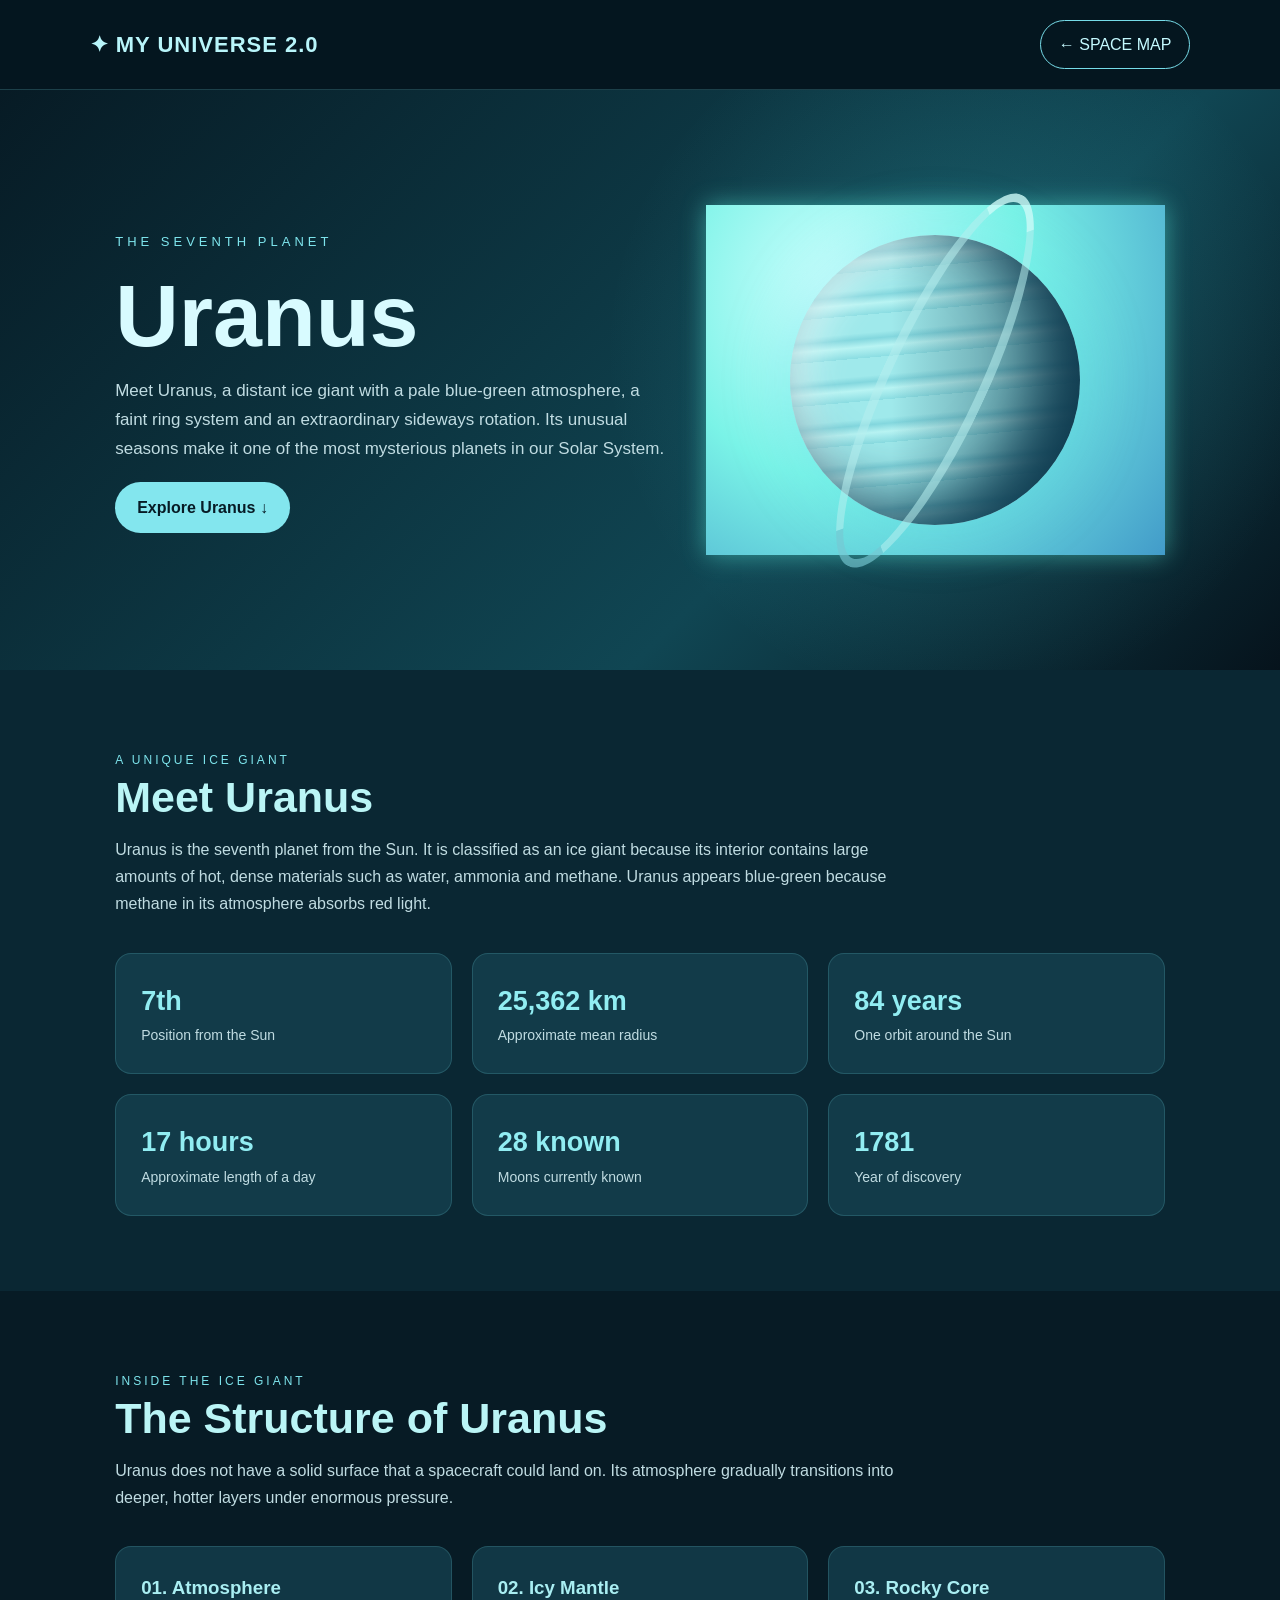
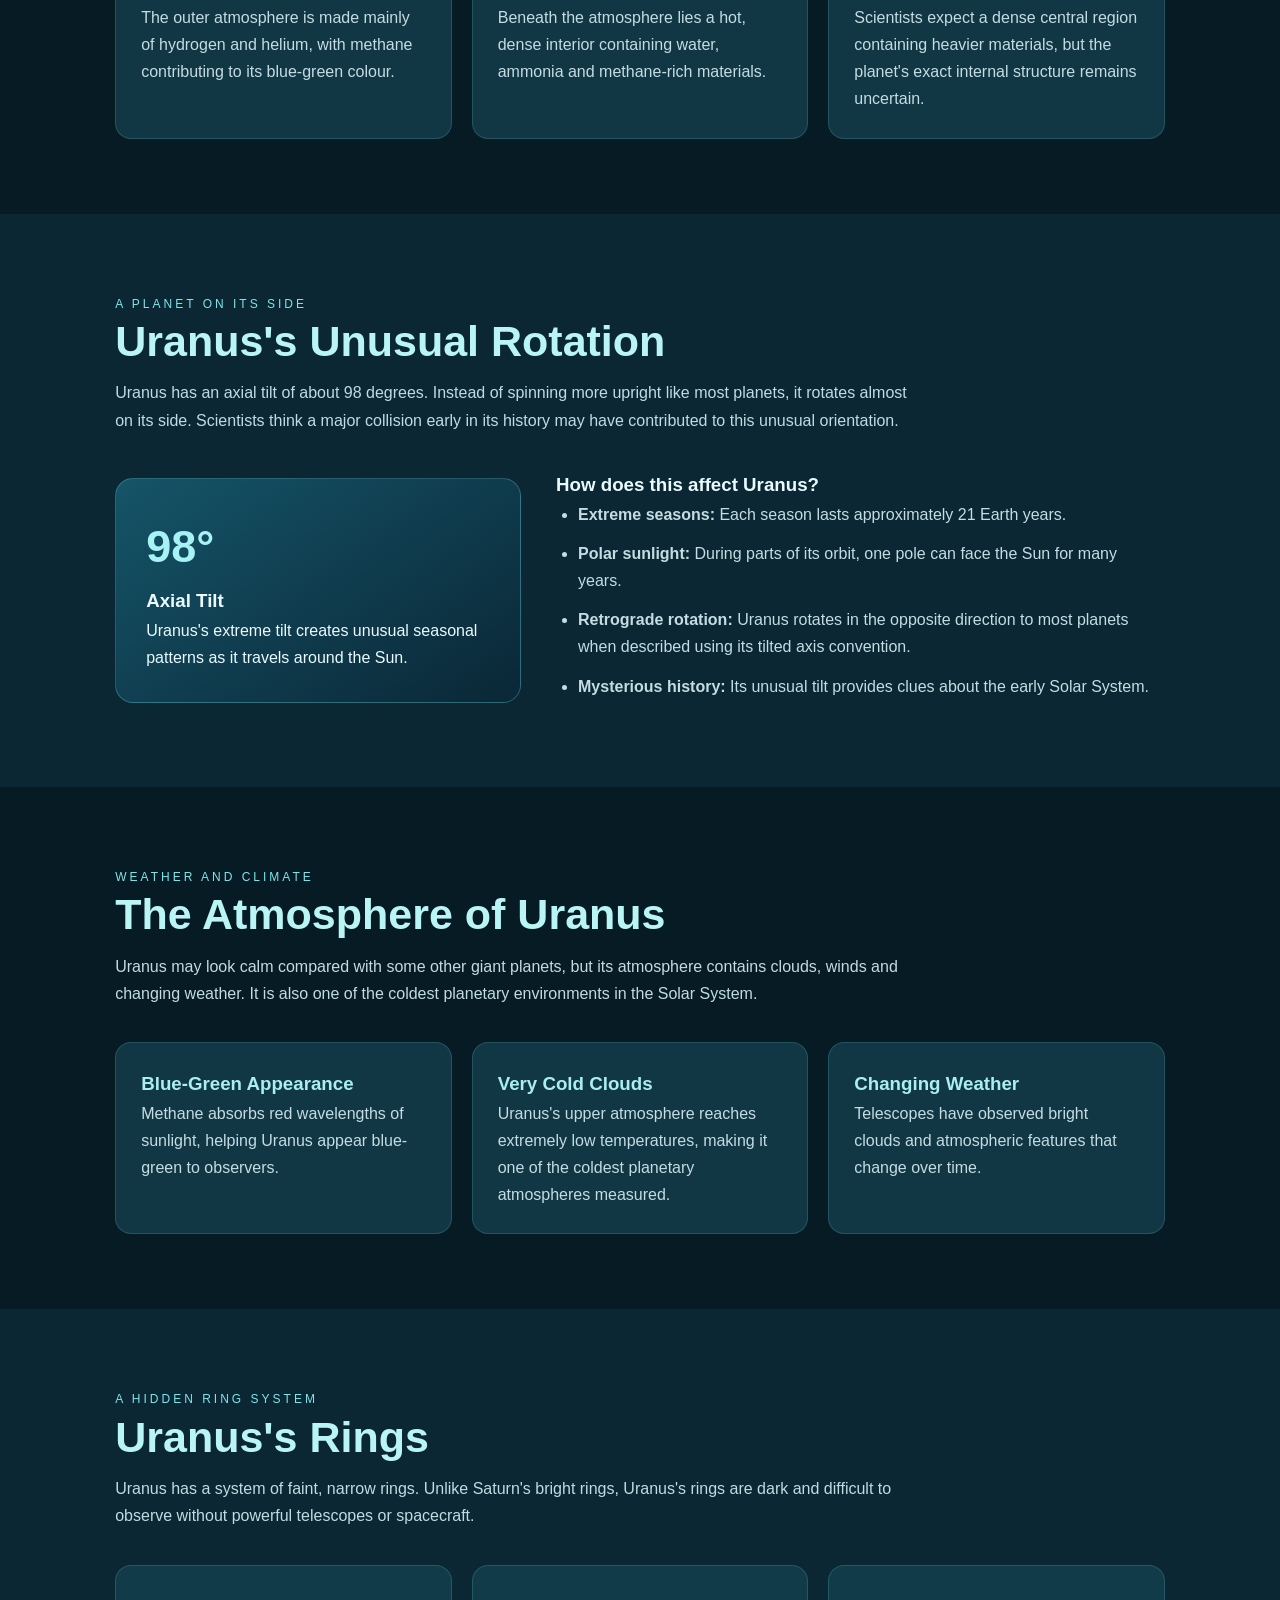
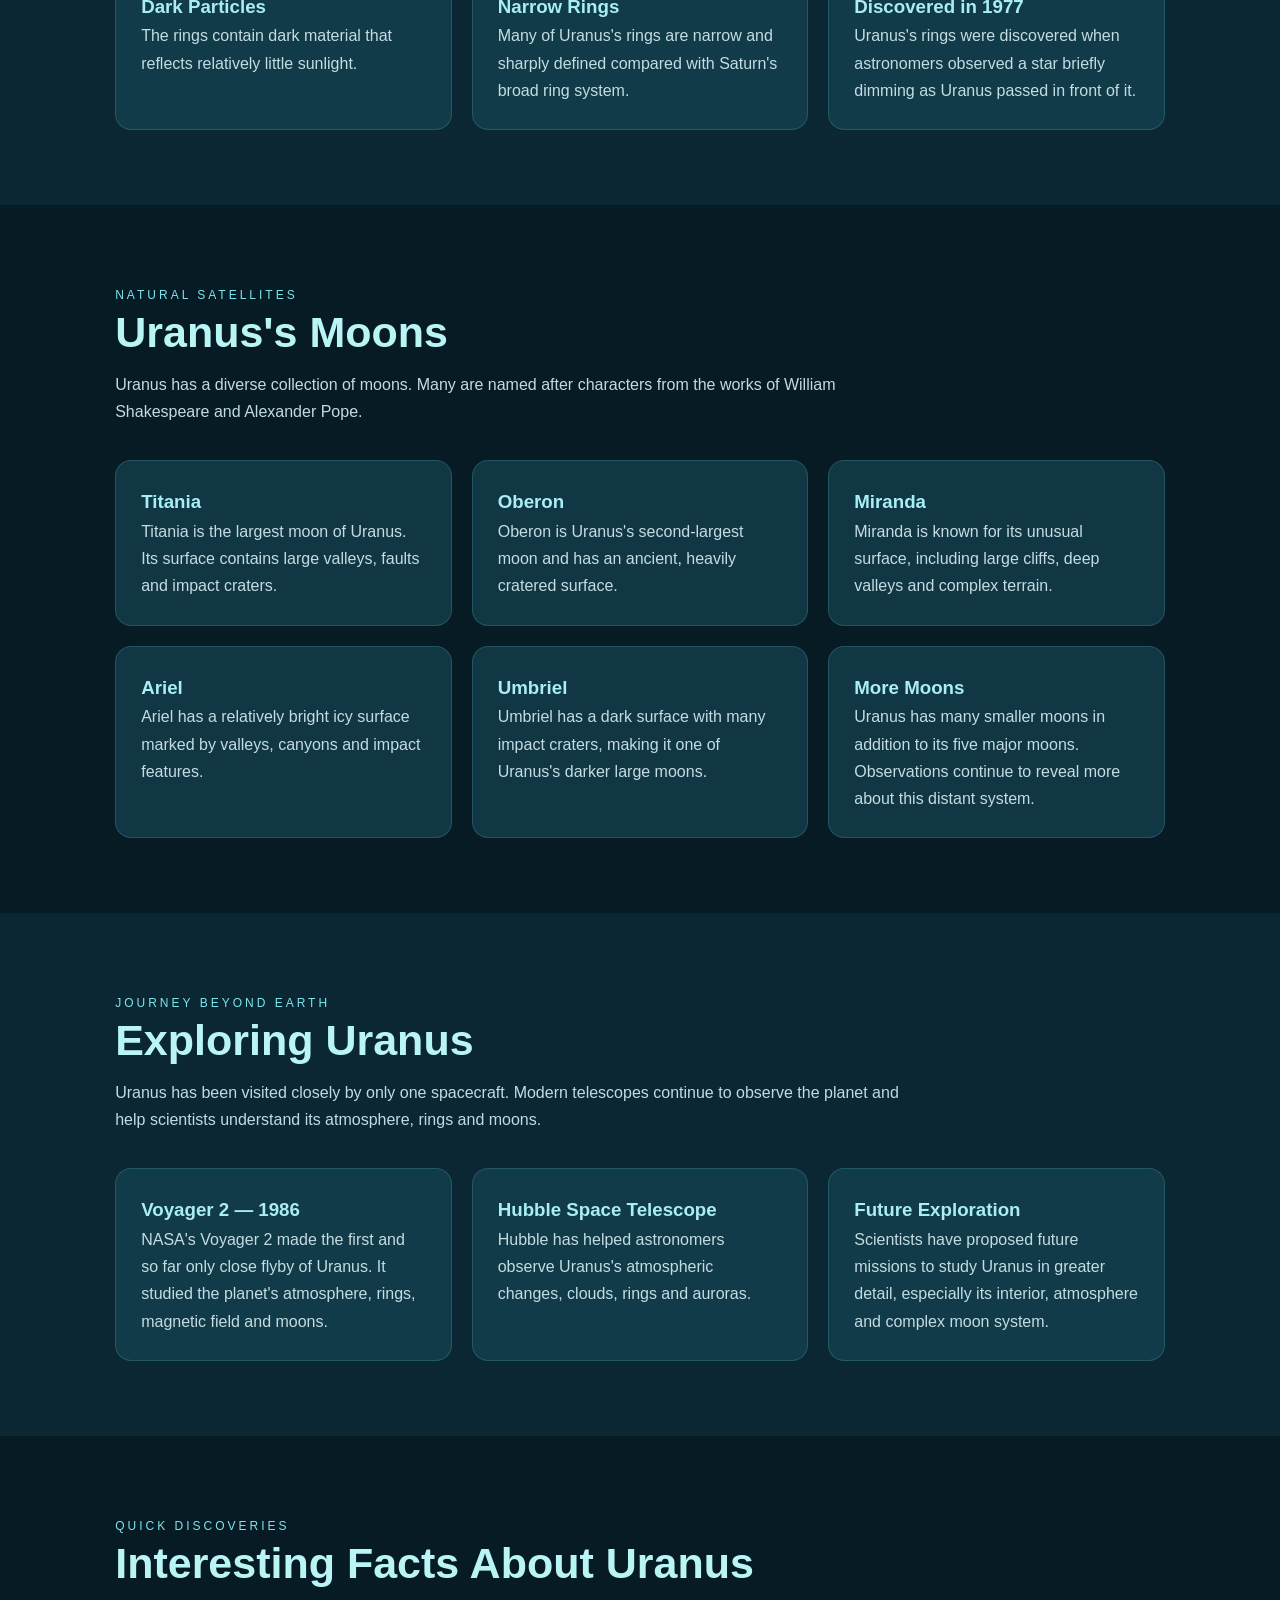
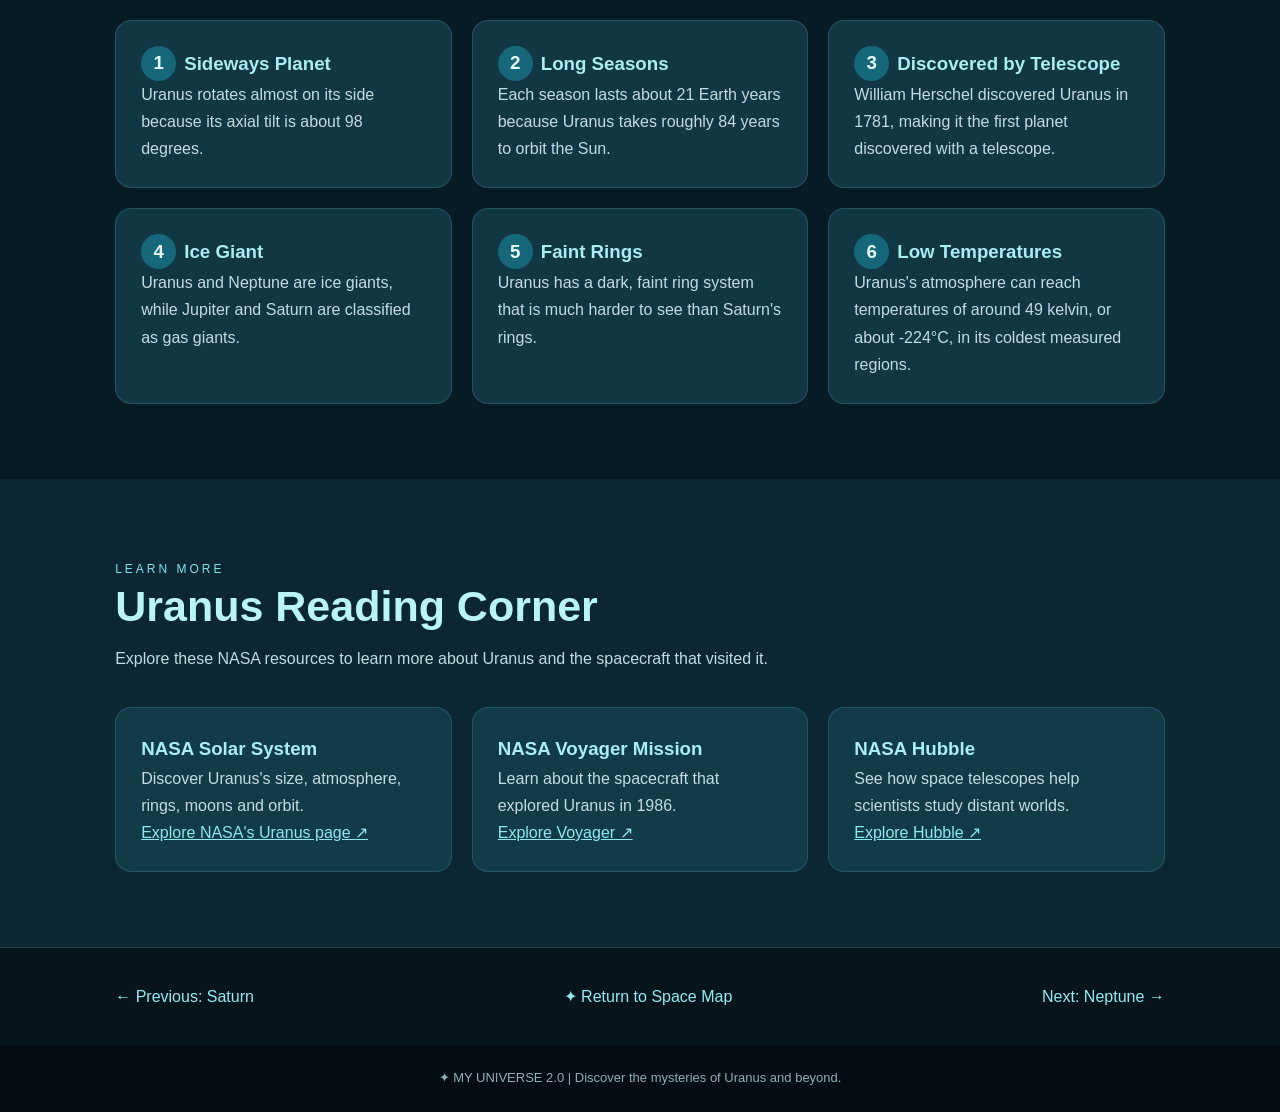
<file: planets/uranus.html>
<!DOCTYPE html>
<html lang="en">
<head>
    <meta charset="UTF-8">
    <meta name="viewport" content="width=device-width, initial-scale=1.0">
    <title>Uranus | MY UNIVERSE 2.0</title>
    <link rel="stylesheet" href="../main.css">

    <style>
        * {
            box-sizing: border-box;
        }

        html {
            scroll-behavior: smooth;
        }

        body {
            margin: 0;
            background: #071b25;
            color: #eafaff;
            font-family: Arial, sans-serif;
            line-height: 1.7;
        }

        a {
            color: inherit;
            text-decoration: none;
        }

        .uranus-navbar {
            display: flex;
            justify-content: space-between;
            align-items: center;
            gap: 20px;
            padding: 20px 7%;
            background: rgba(5, 22, 31, 0.97);
            border-bottom: 1px solid rgba(126, 230, 239, 0.2);
        }

        .uranus-logo {
            font-size: 22px;
            font-weight: bold;
            letter-spacing: 1px;
            color: #b8f5fa;
        }

        .uranus-home {
            padding: 10px 18px;
            border: 1px solid #76dce8;
            border-radius: 25px;
            color: #c5faff;
            transition: 0.3s;
        }

        .uranus-home:hover {
            background: #76dce8;
            color: #071b25;
        }

        .uranus-hero {
            min-height: 580px;
            display: grid;
            grid-template-columns: 1.1fr 0.9fr;
            align-items: center;
            gap: 30px;
            padding: 70px 9%;
            background:
                radial-gradient(circle at 75% 45%, rgba(77, 220, 230, 0.2), transparent 35%),
                linear-gradient(135deg, #071b25, #104653 65%, #06131c);
            overflow: hidden;
        }

        .uranus-label {
            color: #7ee5ed;
            text-transform: uppercase;
            letter-spacing: 4px;
            font-size: 13px;
        }

        .uranus-hero h1 {
            margin: 15px 0;
            font-size: clamp(48px, 7vw, 88px);
            line-height: 1.05;
            color: #d8fbff;
        }

        .uranus-hero p {
            max-width: 600px;
            color: #c0dce2;
            font-size: 17px;
        }

        .uranus-button {
            display: inline-block;
            margin-top: 18px;
            padding: 12px 22px;
            border-radius: 30px;
            background: #83e6ee;
            color: #071b25;
            font-weight: bold;
        }

        .uranus-visual {
            display: flex;
            justify-content: center;
            align-items: center;
            min-height: 350px;
        }

        .uranus-planet {
            position: relative;
            width: min(290px, 70vw);
            aspect-ratio: 1;
            border-radius: 50%;
            background:
                repeating-linear-gradient(
                    175deg,
                    #9fe9eb 0px,
                    #9fe9eb 18px,
                    #83d7de 24px,
                    #b8f4f3 32px,
                    #8bdde2 43px
                );
            box-shadow:
                inset -35px -20px 60px #164b60,
                inset 18px 10px 35px rgba(238, 255, 255, 0.65),
                0 0 65px rgba(90, 222, 233, 0.35);
            overflow: hidden;
            animation: uranusFloat 6s ease-in-out infinite;
        }

        .uranus-planet::before {
            content: "";
            position: absolute;
            inset: 0;
            border-radius: 50%;
            background: linear-gradient(
                90deg,
                transparent 35%,
                rgba(8, 45, 65, 0.58)
            );
        }

        .uranus-ring {
            position: absolute;
            width: 410px;
            height: 105px;
            border: 9px solid rgba(184, 240, 240, 0.55);
            border-left-color: rgba(120, 200, 211, 0.65);
            border-right-color: rgba(206, 250, 248, 0.8);
            border-radius: 50%;
            transform: rotate(-65deg);
            z-index: 2;
            pointer-events: none;
        }

        @keyframes uranusFloat {
            0%, 100% {
                transform: translateY(0);
            }

            50% {
                transform: translateY(-12px);
            }
        }

        .uranus-section {
            padding: 75px 9%;
        }

        .uranus-section:nth-of-type(even) {
            background: #0a2733;
        }

        .uranus-heading {
            margin-bottom: 12px;
            font-size: clamp(30px, 4vw, 43px);
            color: #baf5f6;
            line-height: 1.2;
        }

        .uranus-subheading {
            color: #7ee5ed;
            text-transform: uppercase;
            letter-spacing: 3px;
            font-size: 12px;
        }

        .uranus-intro {
            max-width: 800px;
            color: #c0dce2;
            margin-bottom: 35px;
        }

        .uranus-grid {
            display: grid;
            grid-template-columns: repeat(3, minmax(0, 1fr));
            gap: 20px;
            margin-top: 30px;
        }

        .uranus-card {
            padding: 25px;
            border-radius: 16px;
            background: rgba(24, 72, 86, 0.65);
            border: 1px solid rgba(126, 229, 237, 0.17);
            transition: transform 0.3s, border-color 0.3s;
        }

        .uranus-card:hover {
            transform: translateY(-5px);
            border-color: #76dce8;
        }

        .uranus-card h3 {
            margin-top: 0;
            color: #a9eef2;
        }

        .uranus-card p {
            margin-bottom: 0;
            color: #c4dce2;
        }

        .uranus-stat {
            font-size: 27px;
            font-weight: bold;
            color: #91edf2;
        }

        .uranus-stat-label {
            color: #c0dce2;
            font-size: 14px;
        }

        .uranus-highlight {
            display: grid;
            grid-template-columns: 0.8fr 1.2fr;
            gap: 35px;
            align-items: center;
            margin-top: 35px;
        }

        .uranus-highlight-box {
            padding: 30px;
            border-radius: 18px;
            background: linear-gradient(145deg, #155468, #0a2736);
            border: 1px solid rgba(126, 229, 237, 0.25);
        }

        .uranus-highlight-box .big-number {
            font-size: 45px;
            font-weight: bold;
            color: #a7f2f4;
        }

        .uranus-list {
            padding-left: 22px;
            color: #c4dce2;
        }

        .uranus-list li {
            margin-bottom: 12px;
        }

        .uranus-fact-number {
            display: inline-flex;
            justify-content: center;
            align-items: center;
            width: 35px;
            height: 35px;
            margin-right: 8px;
            border-radius: 50%;
            background: #17677a;
            color: #e5ffff;
            font-weight: bold;
        }

        .uranus-reading a {
            color: #8ce9f0;
            text-decoration: underline;
        }

        .uranus-bottom-nav {
            display: flex;
            justify-content: space-between;
            align-items: center;
            flex-wrap: wrap;
            gap: 15px;
            padding: 35px 9%;
            background: #06141c;
            border-top: 1px solid rgba(126, 229, 237, 0.2);
        }

        .uranus-bottom-nav a {
            color: #91edf2;
        }

        .uranus-footer {
            padding: 22px;
            text-align: center;
            background: #040d13;
            color: #91aeb7;
            font-size: 13px;
        }

        @media (max-width: 800px) {
            .uranus-hero {
                grid-template-columns: 1fr;
                text-align: center;
                padding: 55px 7%;
            }

            .uranus-hero p {
                margin-left: auto;
                margin-right: auto;
            }

            .uranus-grid {
                grid-template-columns: repeat(2, minmax(0, 1fr));
            }

            .uranus-highlight {
                grid-template-columns: 1fr;
            }
        }

        @media (max-width: 520px) {
            .uranus-navbar {
                padding: 17px 5%;
            }

            .uranus-logo {
                font-size: 16px;
            }

            .uranus-home {
                padding: 8px 12px;
                font-size: 13px;
            }

            .uranus-grid {
                grid-template-columns: 1fr;
            }

            .uranus-section {
                padding: 55px 7%;
            }

            .uranus-ring {
                width: 330px;
                height: 85px;
            }
        }

        @media (prefers-reduced-motion: reduce) {
            html {
                scroll-behavior: auto;
            }

            .uranus-planet {
                animation: none;
            }

            .uranus-card {
                transition: none;
            }
        }
    </style>
</head>

<body>

    <header class="uranus-navbar">
        <a href="../index.html" class="uranus-logo">✦ MY UNIVERSE 2.0</a>
        <a href="../explore.html" class="uranus-home">← SPACE MAP</a>
    </header>

    <main>

        <section class="uranus-hero">
            <div>
                <span class="uranus-label">The Seventh Planet</span>
                <h1>Uranus</h1>
                <p>
                    Meet Uranus, a distant ice giant with a pale blue-green atmosphere,
                    a faint ring system and an extraordinary sideways rotation.
                    Its unusual seasons make it one of the most mysterious planets
                    in our Solar System.
                </p>
                <a href="#overview" class="uranus-button">Explore Uranus ↓</a>
            </div>

            <div class="uranus-visual">
                <div class="uranus-ring"></div>
                <div class="uranus-planet" role="img"
                     aria-label="Illustration of the blue-green planet Uranus"></div>
            </div>
        </section>

        <section class="uranus-section" id="overview">
            <span class="uranus-subheading">A Unique Ice Giant</span>
            <h2 class="uranus-heading">Meet Uranus</h2>
            <p class="uranus-intro">
                Uranus is the seventh planet from the Sun. It is classified as an
                ice giant because its interior contains large amounts of hot,
                dense materials such as water, ammonia and methane. Uranus appears
                blue-green because methane in its atmosphere absorbs red light.
            </p>

            <div class="uranus-grid">
                <article class="uranus-card">
                    <div class="uranus-stat">7th</div>
                    <div class="uranus-stat-label">Position from the Sun</div>
                </article>

                <article class="uranus-card">
                    <div class="uranus-stat">25,362 km</div>
                    <div class="uranus-stat-label">Approximate mean radius</div>
                </article>

                <article class="uranus-card">
                    <div class="uranus-stat">84 years</div>
                    <div class="uranus-stat-label">One orbit around the Sun</div>
                </article>

                <article class="uranus-card">
                    <div class="uranus-stat">17 hours</div>
                    <div class="uranus-stat-label">Approximate length of a day</div>
                </article>

                <article class="uranus-card">
                    <div class="uranus-stat">28 known</div>
                    <div class="uranus-stat-label">Moons currently known</div>
                </article>

                <article class="uranus-card">
                    <div class="uranus-stat">1781</div>
                    <div class="uranus-stat-label">Year of discovery</div>
                </article>
            </div>
        </section>

        <section class="uranus-section" id="structure">
            <span class="uranus-subheading">Inside the Ice Giant</span>
            <h2 class="uranus-heading">The Structure of Uranus</h2>
            <p class="uranus-intro">
                Uranus does not have a solid surface that a spacecraft could land
                on. Its atmosphere gradually transitions into deeper, hotter layers
                under enormous pressure.
            </p>

            <div class="uranus-grid">
                <article class="uranus-card">
                    <h3>01. Atmosphere</h3>
                    <p>
                        The outer atmosphere is made mainly of hydrogen and helium,
                        with methane contributing to its blue-green colour.
                    </p>
                </article>

                <article class="uranus-card">
                    <h3>02. Icy Mantle</h3>
                    <p>
                        Beneath the atmosphere lies a hot, dense interior containing
                        water, ammonia and methane-rich materials.
                    </p>
                </article>

                <article class="uranus-card">
                    <h3>03. Rocky Core</h3>
                    <p>
                        Scientists expect a dense central region containing heavier
                        materials, but the planet's exact internal structure remains
                        uncertain.
                    </p>
                </article>
            </div>
        </section>

        <section class="uranus-section" id="rotation">
            <span class="uranus-subheading">A Planet on Its Side</span>
            <h2 class="uranus-heading">Uranus's Unusual Rotation</h2>
            <p class="uranus-intro">
                Uranus has an axial tilt of about 98 degrees. Instead of spinning
                more upright like most planets, it rotates almost on its side.
                Scientists think a major collision early in its history may have
                contributed to this unusual orientation.
            </p>

            <div class="uranus-highlight">
                <div class="uranus-highlight-box">
                    <div class="big-number">98°</div>
                    <h3>Axial Tilt</h3>
                    <p>
                        Uranus's extreme tilt creates unusual seasonal patterns
                        as it travels around the Sun.
                    </p>
                </div>

                <div>
                    <h3>How does this affect Uranus?</h3>
                    <ul class="uranus-list">
                        <li>
                            <strong>Extreme seasons:</strong> Each season lasts
                            approximately 21 Earth years.
                        </li>
                        <li>
                            <strong>Polar sunlight:</strong> During parts of its orbit,
                            one pole can face the Sun for many years.
                        </li>
                        <li>
                            <strong>Retrograde rotation:</strong> Uranus rotates
                            in the opposite direction to most planets when described
                            using its tilted axis convention.
                        </li>
                        <li>
                            <strong>Mysterious history:</strong> Its unusual tilt
                            provides clues about the early Solar System.
                        </li>
                    </ul>
                </div>
            </div>
        </section>

        <section class="uranus-section" id="atmosphere">
            <span class="uranus-subheading">Weather and Climate</span>
            <h2 class="uranus-heading">The Atmosphere of Uranus</h2>
            <p class="uranus-intro">
                Uranus may look calm compared with some other giant planets,
                but its atmosphere contains clouds, winds and changing weather.
                It is also one of the coldest planetary environments in the
                Solar System.
            </p>

            <div class="uranus-grid">
                <article class="uranus-card">
                    <h3>Blue-Green Appearance</h3>
                    <p>
                        Methane absorbs red wavelengths of sunlight, helping
                        Uranus appear blue-green to observers.
                    </p>
                </article>

                <article class="uranus-card">
                    <h3>Very Cold Clouds</h3>
                    <p>
                        Uranus's upper atmosphere reaches extremely low temperatures,
                        making it one of the coldest planetary atmospheres measured.
                    </p>
                </article>

                <article class="uranus-card">
                    <h3>Changing Weather</h3>
                    <p>
                        Telescopes have observed bright clouds and atmospheric
                        features that change over time.
                    </p>
                </article>
            </div>
        </section>

        <section class="uranus-section" id="rings">
            <span class="uranus-subheading">A Hidden Ring System</span>
            <h2 class="uranus-heading">Uranus's Rings</h2>
            <p class="uranus-intro">
                Uranus has a system of faint, narrow rings. Unlike Saturn's
                bright rings, Uranus's rings are dark and difficult to observe
                without powerful telescopes or spacecraft.
            </p>

            <div class="uranus-grid">
                <article class="uranus-card">
                    <h3>Dark Particles</h3>
                    <p>
                        The rings contain dark material that reflects relatively
                        little sunlight.
                    </p>
                </article>

                <article class="uranus-card">
                    <h3>Narrow Rings</h3>
                    <p>
                        Many of Uranus's rings are narrow and sharply defined
                        compared with Saturn's broad ring system.
                    </p>
                </article>

                <article class="uranus-card">
                    <h3>Discovered in 1977</h3>
                    <p>
                        Uranus's rings were discovered when astronomers observed
                        a star briefly dimming as Uranus passed in front of it.
                    </p>
                </article>
            </div>
        </section>

        <section class="uranus-section" id="moons">
            <span class="uranus-subheading">Natural Satellites</span>
            <h2 class="uranus-heading">Uranus's Moons</h2>
            <p class="uranus-intro">
                Uranus has a diverse collection of moons. Many are named after
                characters from the works of William Shakespeare and Alexander Pope.
            </p>

            <div class="uranus-grid">
                <article class="uranus-card">
                    <h3>Titania</h3>
                    <p>
                        Titania is the largest moon of Uranus. Its surface contains
                        large valleys, faults and impact craters.
                    </p>
                </article>

                <article class="uranus-card">
                    <h3>Oberon</h3>
                    <p>
                        Oberon is Uranus's second-largest moon and has an ancient,
                        heavily cratered surface.
                    </p>
                </article>

                <article class="uranus-card">
                    <h3>Miranda</h3>
                    <p>
                        Miranda is known for its unusual surface, including large
                        cliffs, deep valleys and complex terrain.
                    </p>
                </article>

                <article class="uranus-card">
                    <h3>Ariel</h3>
                    <p>
                        Ariel has a relatively bright icy surface marked by valleys,
                        canyons and impact features.
                    </p>
                </article>

                <article class="uranus-card">
                    <h3>Umbriel</h3>
                    <p>
                        Umbriel has a dark surface with many impact craters,
                        making it one of Uranus's darker large moons.
                    </p>
                </article>

                <article class="uranus-card">
                    <h3>More Moons</h3>
                    <p>
                        Uranus has many smaller moons in addition to its five
                        major moons. Observations continue to reveal more about
                        this distant system.
                    </p>
                </article>
            </div>
        </section>

        <section class="uranus-section" id="exploration">
            <span class="uranus-subheading">Journey Beyond Earth</span>
            <h2 class="uranus-heading">Exploring Uranus</h2>
            <p class="uranus-intro">
                Uranus has been visited closely by only one spacecraft. Modern
                telescopes continue to observe the planet and help scientists
                understand its atmosphere, rings and moons.
            </p>

            <div class="uranus-grid">
                <article class="uranus-card">
                    <h3>Voyager 2 — 1986</h3>
                    <p>
                        NASA's Voyager 2 made the first and so far only close
                        flyby of Uranus. It studied the planet's atmosphere,
                        rings, magnetic field and moons.
                    </p>
                </article>

                <article class="uranus-card">
                    <h3>Hubble Space Telescope</h3>
                    <p>
                        Hubble has helped astronomers observe Uranus's atmospheric
                        changes, clouds, rings and auroras.
                    </p>
                </article>

                <article class="uranus-card">
                    <h3>Future Exploration</h3>
                    <p>
                        Scientists have proposed future missions to study Uranus
                        in greater detail, especially its interior, atmosphere
                        and complex moon system.
                    </p>
                </article>
            </div>
        </section>

        <section class="uranus-section" id="facts">
            <span class="uranus-subheading">Quick Discoveries</span>
            <h2 class="uranus-heading">Interesting Facts About Uranus</h2>

            <div class="uranus-grid">
                <article class="uranus-card">
                    <h3><span class="uranus-fact-number">1</span>Sideways Planet</h3>
                    <p>
                        Uranus rotates almost on its side because its axial tilt
                        is about 98 degrees.
                    </p>
                </article>

                <article class="uranus-card">
                    <h3><span class="uranus-fact-number">2</span>Long Seasons</h3>
                    <p>
                        Each season lasts about 21 Earth years because Uranus
                        takes roughly 84 years to orbit the Sun.
                    </p>
                </article>

                <article class="uranus-card">
                    <h3><span class="uranus-fact-number">3</span>Discovered by Telescope</h3>
                    <p>
                        William Herschel discovered Uranus in 1781, making it
                        the first planet discovered with a telescope.
                    </p>
                </article>

                <article class="uranus-card">
                    <h3><span class="uranus-fact-number">4</span>Ice Giant</h3>
                    <p>
                        Uranus and Neptune are ice giants, while Jupiter and
                        Saturn are classified as gas giants.
                    </p>
                </article>

                <article class="uranus-card">
                    <h3><span class="uranus-fact-number">5</span>Faint Rings</h3>
                    <p>
                        Uranus has a dark, faint ring system that is much harder
                        to see than Saturn's rings.
                    </p>
                </article>

                <article class="uranus-card">
                    <h3><span class="uranus-fact-number">6</span>Low Temperatures</h3>
                    <p>
                        Uranus's atmosphere can reach temperatures of around
                        49 kelvin, or about -224°C, in its coldest measured regions.
                    </p>
                </article>
            </div>
        </section>

        <section class="uranus-section uranus-reading" id="reading">
            <span class="uranus-subheading">Learn More</span>
            <h2 class="uranus-heading">Uranus Reading Corner</h2>
            <p class="uranus-intro">
                Explore these NASA resources to learn more about Uranus and
                the spacecraft that visited it.
            </p>

            <div class="uranus-grid">
                <article class="uranus-card">
                    <h3>NASA Solar System</h3>
                    <p>
                        Discover Uranus's size, atmosphere, rings, moons and orbit.
                    </p>
                    <a href="https://science.nasa.gov/uranus/"
                       target="_blank" rel="noopener noreferrer">
                        Explore NASA's Uranus page ↗
                    </a>
                </article>

                <article class="uranus-card">
                    <h3>NASA Voyager Mission</h3>
                    <p>
                        Learn about the spacecraft that explored Uranus in 1986.
                    </p>
                    <a href="https://science.nasa.gov/mission/voyager/"
                       target="_blank" rel="noopener noreferrer">
                        Explore Voyager ↗
                    </a>
                </article>

                <article class="uranus-card">
                    <h3>NASA Hubble</h3>
                    <p>
                        See how space telescopes help scientists study distant worlds.
                    </p>
                    <a href="https://science.nasa.gov/mission/hubble/"
                       target="_blank" rel="noopener noreferrer">
                        Explore Hubble ↗
                    </a>
                </article>
            </div>
        </section>

    </main>

    <nav class="uranus-bottom-nav" aria-label="Planet navigation">
        <a href="saturn.html">← Previous: Saturn</a>
        <a href="../explore.html">✦ Return to Space Map</a>
        <a href="neptune.html">Next: Neptune →</a>
    </nav>

    <footer class="uranus-footer">
        <p>✦ MY UNIVERSE 2.0 | Discover the mysteries of Uranus and beyond.</p>
    </footer>

</body>
</html>
</file>
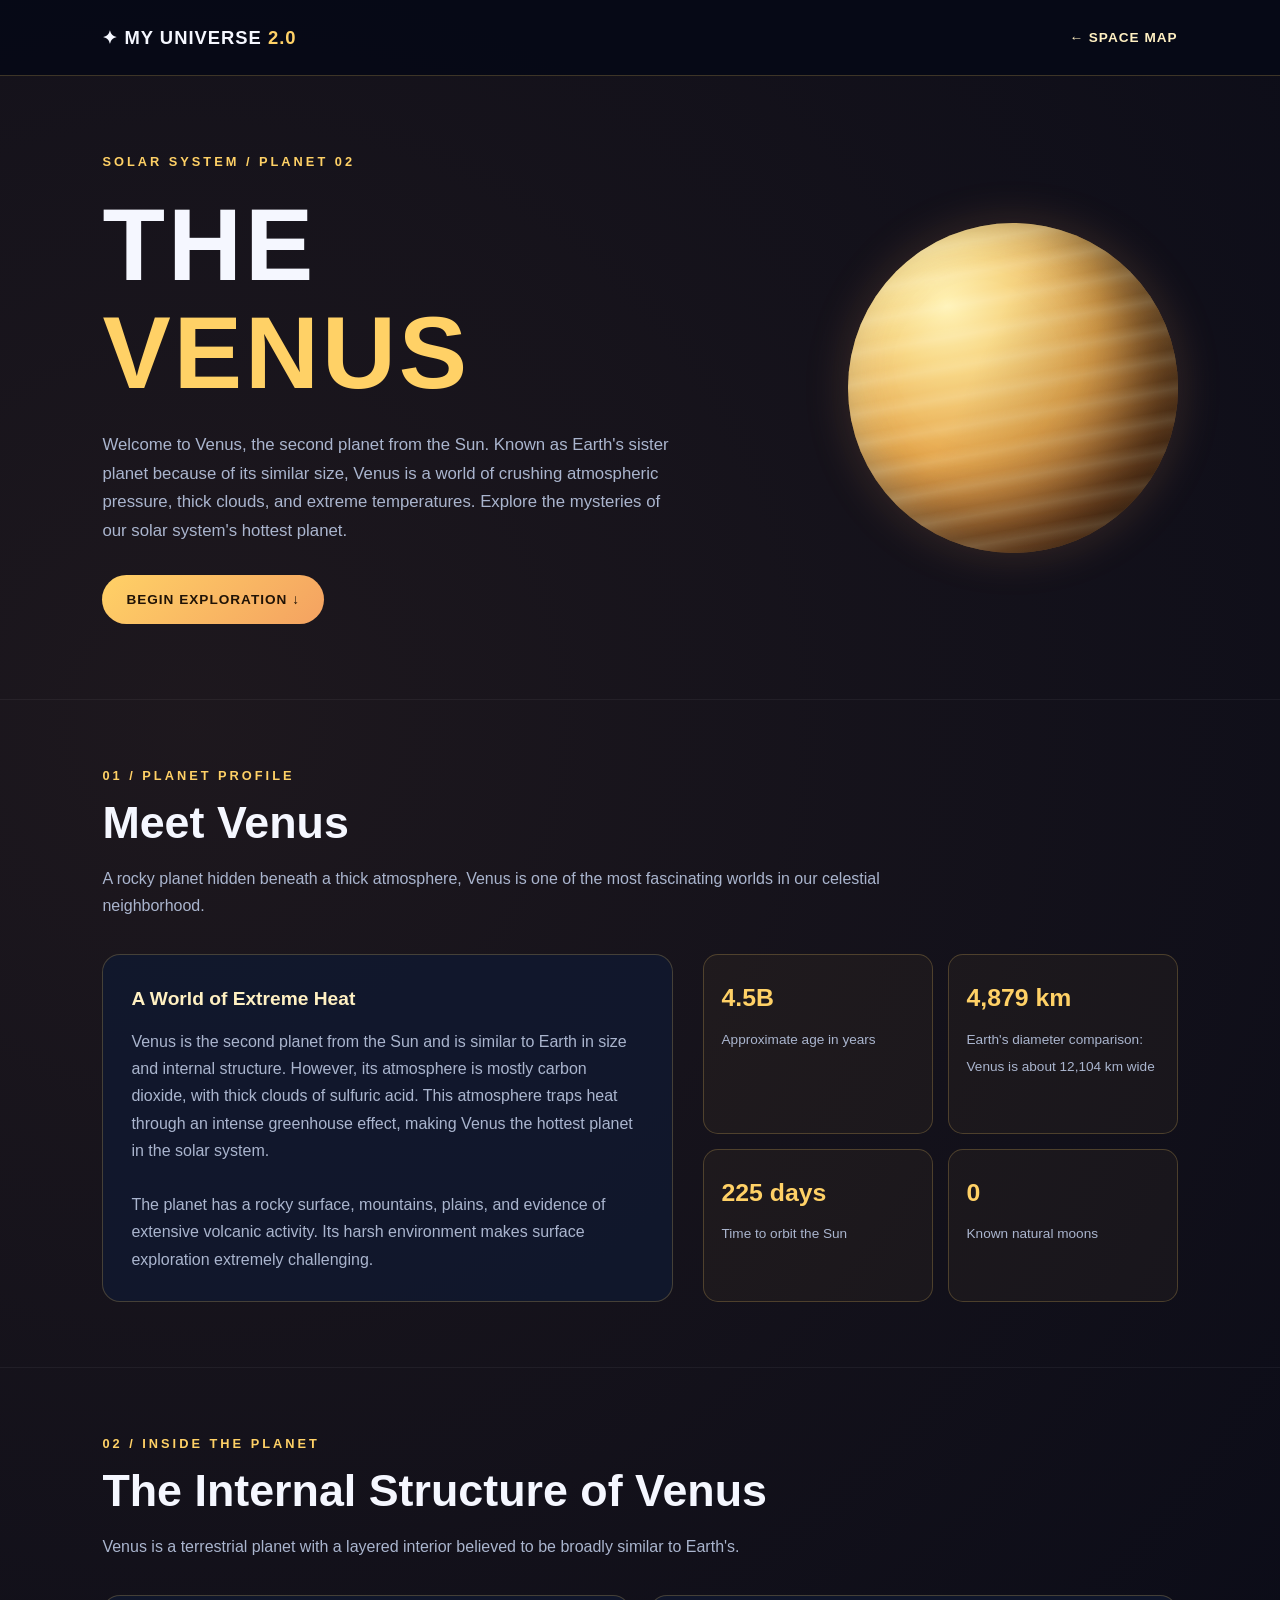
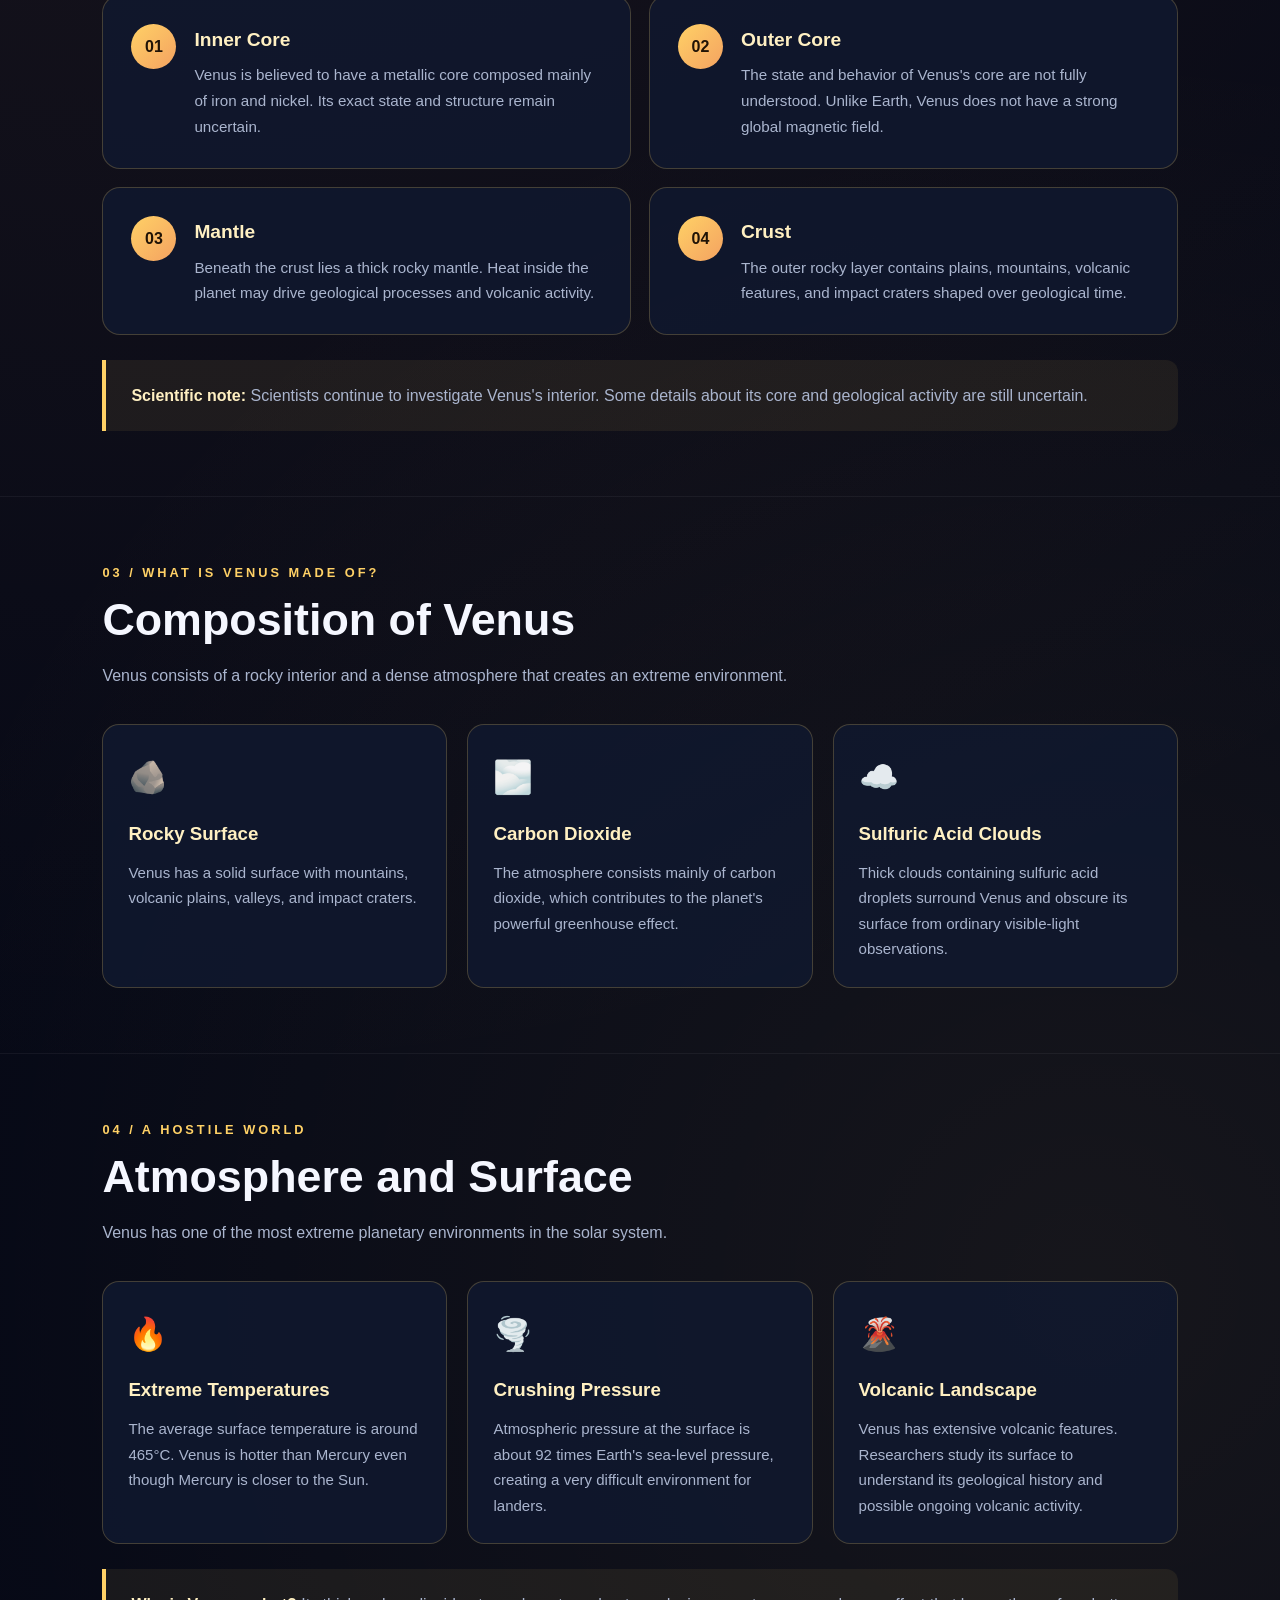
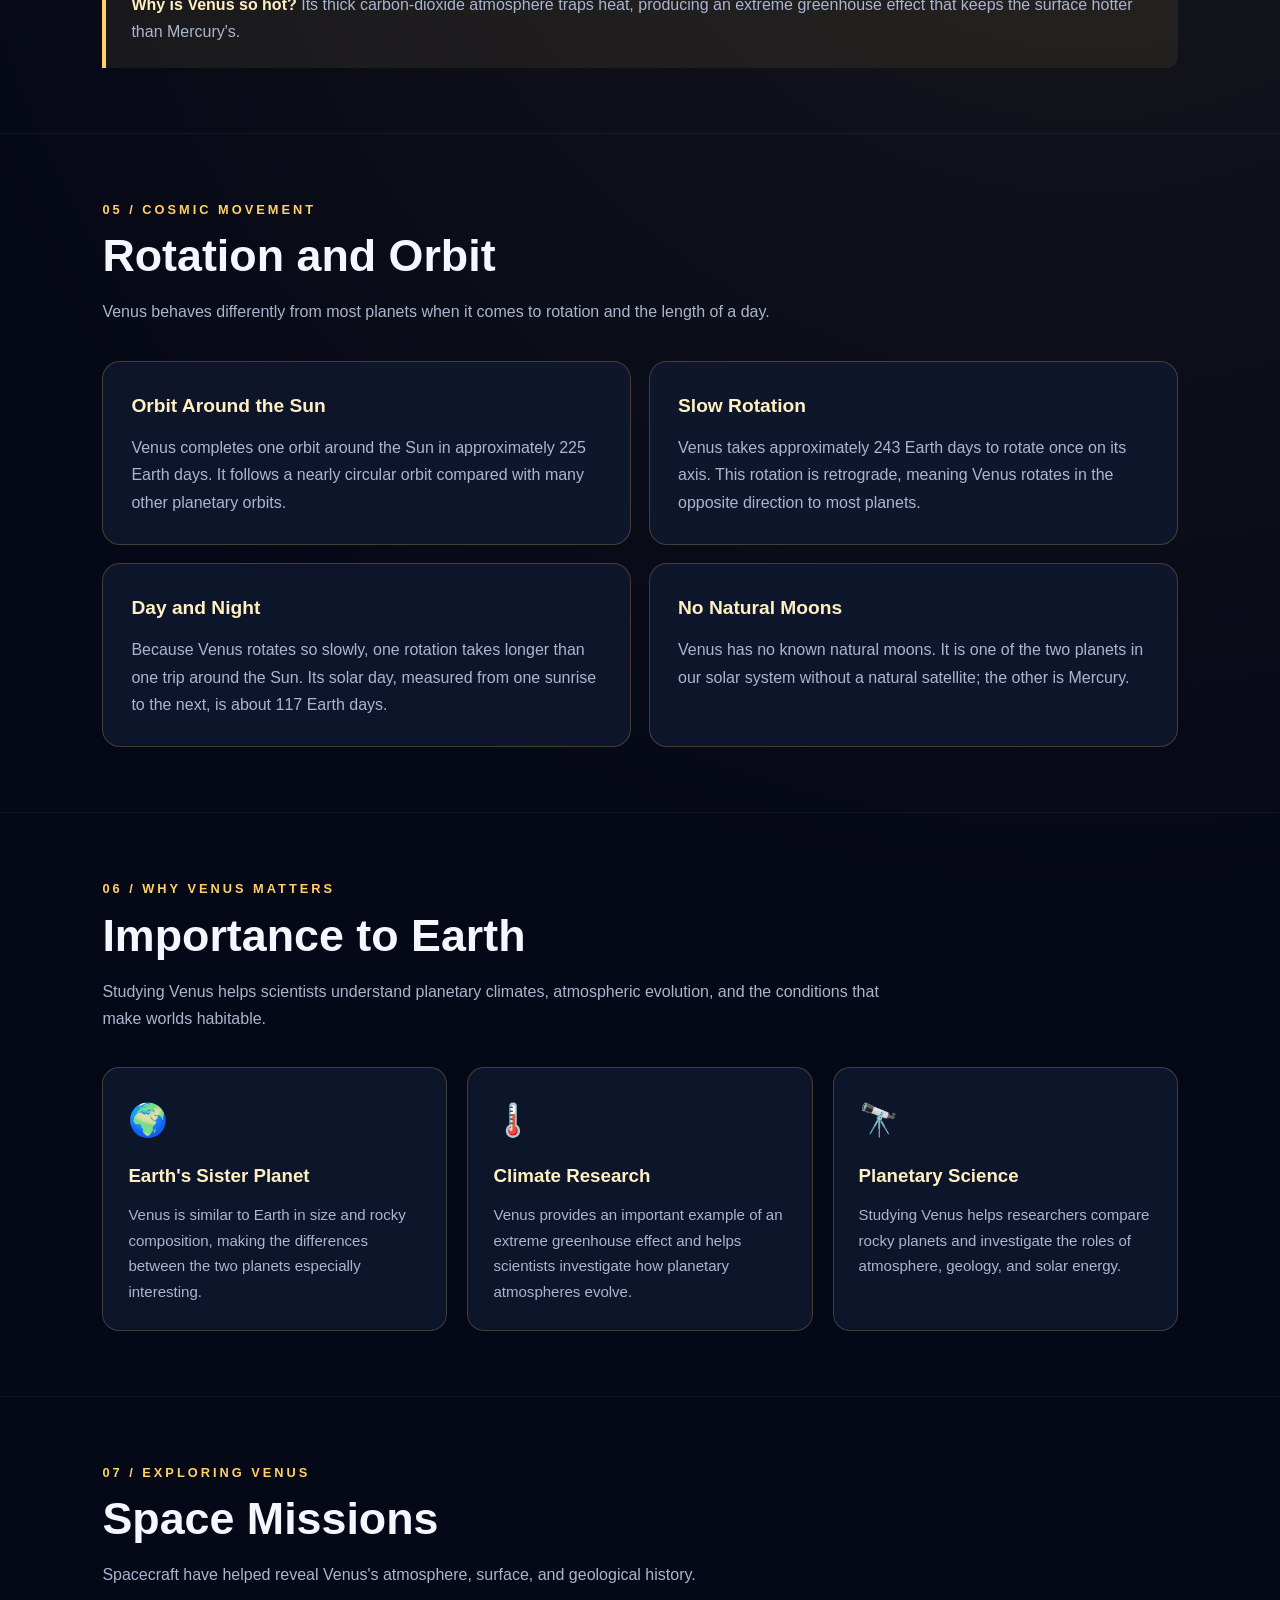
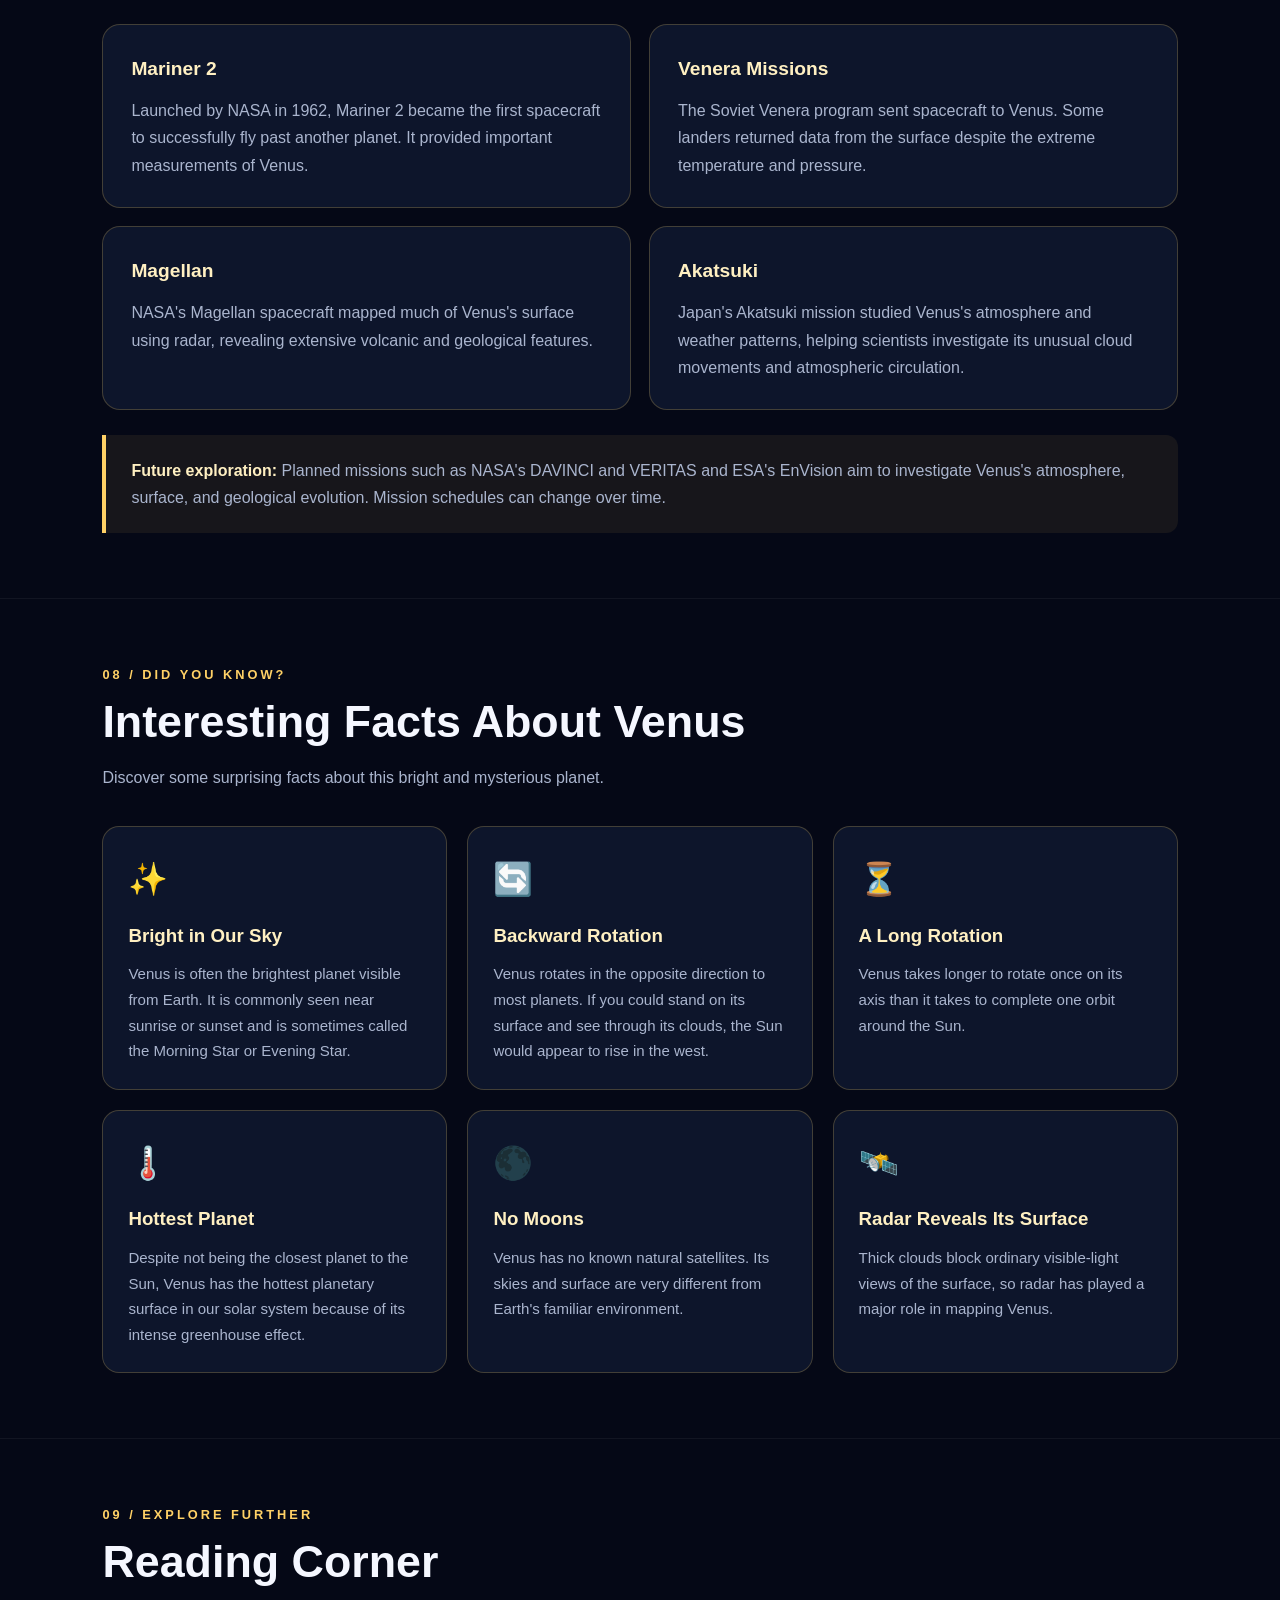
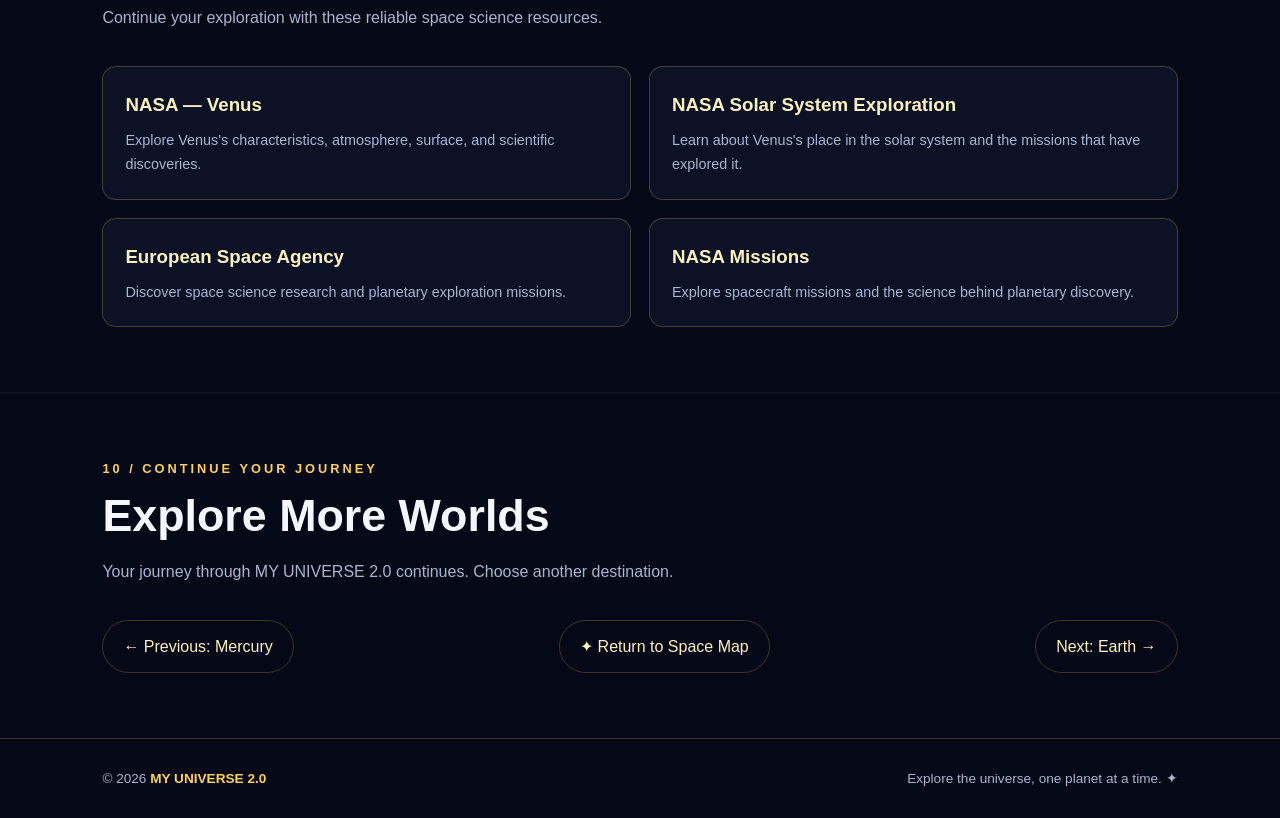
<file: planets/venus.html>
<!DOCTYPE html>
<html lang="en">
<head>
    <meta charset="UTF-8">
    <meta name="viewport" content="width=device-width, initial-scale=1.0">
    <title>Venus | MY UNIVERSE 2.0</title>
    <link rel="stylesheet" href="../main.css">

    <style>
        :root {
            --venus-gold: #ffd166;
            --venus-orange: #f4a261;
            --venus-light: #fff0c2;
            --space-dark: #050816;
            --space-card: rgba(17, 25, 48, 0.82);
            --space-border: rgba(255, 209, 102, 0.22);
            --text-main: #f5f7ff;
            --text-muted: #aab5ce;
        }

        * {
            box-sizing: border-box;
            margin: 0;
            padding: 0;
        }

        html {
            scroll-behavior: smooth;
        }

        body {
            background:
                radial-gradient(circle at 15% 10%, rgba(244, 162, 97, 0.10), transparent 30%),
                radial-gradient(circle at 85% 40%, rgba(255, 209, 102, 0.07), transparent 28%),
                var(--space-dark);
            color: var(--text-main);
            font-family: Arial, Helvetica, sans-serif;
            line-height: 1.7;
        }

        a {
            color: inherit;
            text-decoration: none;
        }

        .venus-navbar {
            display: flex;
            justify-content: space-between;
            align-items: center;
            gap: 20px;
            padding: 22px 8%;
            border-bottom: 1px solid var(--space-border);
            background: rgba(5, 8, 22, 0.88);
        }

        .venus-logo {
            color: var(--text-main);
            font-size: 1.15rem;
            font-weight: 800;
            letter-spacing: 1px;
        }

        .venus-logo span {
            color: var(--venus-gold);
        }

        .venus-home {
            color: var(--venus-light);
            font-size: 0.85rem;
            font-weight: 700;
            letter-spacing: 1px;
            transition: color 0.3s ease;
        }

        .venus-home:hover {
            color: var(--venus-orange);
        }

        .venus-hero {
            min-height: 590px;
            display: flex;
            align-items: center;
            justify-content: space-between;
            gap: 45px;
            padding: 75px 8%;
            overflow: hidden;
        }

        .venus-hero-content {
            flex: 1;
            max-width: 650px;
        }

        .venus-eyebrow {
            color: var(--venus-gold);
            font-size: 0.8rem;
            font-weight: 700;
            letter-spacing: 3px;
            margin-bottom: 18px;
        }

        .venus-hero h1 {
            font-size: clamp(3.5rem, 8vw, 6.5rem);
            line-height: 1.05;
            margin-bottom: 25px;
            letter-spacing: 3px;
        }

        .venus-hero h1 span {
            color: var(--venus-gold);
            display: block;
        }

        .venus-hero p {
            max-width: 580px;
            color: var(--text-muted);
            font-size: 1.05rem;
            margin-bottom: 30px;
        }

        .venus-button {
            display: inline-block;
            padding: 13px 24px;
            border-radius: 30px;
            background: linear-gradient(135deg, var(--venus-gold), var(--venus-orange));
            color: #201306;
            font-size: 0.85rem;
            font-weight: 800;
            letter-spacing: 1px;
            transition: transform 0.3s ease, box-shadow 0.3s ease;
        }

        .venus-button:hover {
            transform: translateY(-4px);
            box-shadow: 0 10px 30px rgba(244, 162, 97, 0.22);
        }

        .venus-visual {
            flex: 0 0 330px;
            width: 330px;
            height: 330px;
            border-radius: 50%;
            position: relative;
            background:
                radial-gradient(circle at 30% 25%, #fff2b5 0%, #f8d887 18%, #e7a84e 45%, #a9632d 75%, #56321e 100%);
            box-shadow:
                inset -35px -25px 65px rgba(0, 0, 0, 0.55),
                inset 15px 10px 35px rgba(255, 245, 190, 0.35),
                0 0 45px rgba(244, 162, 97, 0.18);
            animation: venus-float 6s ease-in-out infinite;
        }

        .venus-visual::before {
            content: "";
            position: absolute;
            inset: 0;
            border-radius: 50%;
            background:
                repeating-linear-gradient(
                    170deg,
                    transparent 0px,
                    rgba(255, 240, 194, 0.15) 10px,
                    rgba(126, 71, 36, 0.12) 19px,
                    transparent 30px
                );
            mix-blend-mode: screen;
        }

        .venus-visual::after {
            content: "";
            position: absolute;
            width: 100%;
            height: 100%;
            border-radius: 50%;
            background: linear-gradient(115deg, transparent 40%, rgba(0, 0, 0, 0.25) 100%);
        }

        @keyframes venus-float {
            0%, 100% {
                transform: translateY(0);
            }

            50% {
                transform: translateY(-14px);
            }
        }

        .venus-section {
            padding: 65px 8%;
            border-top: 1px solid rgba(255, 255, 255, 0.05);
        }

        .venus-section-heading {
            margin-bottom: 35px;
            max-width: 800px;
        }

        .venus-section-heading .venus-eyebrow {
            margin-bottom: 8px;
        }

        .venus-section-heading h2 {
            font-size: clamp(1.8rem, 4vw, 2.8rem);
            line-height: 1.25;
            margin-bottom: 14px;
        }

        .venus-section-heading p {
            color: var(--text-muted);
        }

        .venus-overview {
            display: grid;
            grid-template-columns: 1.2fr 1fr;
            gap: 30px;
            align-items: stretch;
        }

        .venus-card {
            padding: 28px;
            border-radius: 18px;
            border: 1px solid var(--space-border);
            background: var(--space-card);
            transition: transform 0.3s ease, border-color 0.3s ease;
        }

        .venus-card:hover {
            transform: translateY(-5px);
            border-color: rgba(255, 209, 102, 0.55);
        }

        .venus-card h3 {
            color: var(--venus-light);
            font-size: 1.2rem;
            margin-bottom: 12px;
        }

        .venus-card p {
            color: var(--text-muted);
        }

        .venus-stats {
            display: grid;
            grid-template-columns: repeat(2, minmax(0, 1fr));
            gap: 15px;
        }

        .venus-stat {
            padding: 22px 18px;
            border-radius: 15px;
            border: 1px solid var(--space-border);
            background: rgba(255, 209, 102, 0.04);
        }

        .venus-stat strong {
            display: block;
            color: var(--venus-gold);
            font-size: 1.55rem;
            margin-bottom: 5px;
        }

        .venus-stat span {
            color: var(--text-muted);
            font-size: 0.85rem;
        }

        .venus-layers {
            display: grid;
            grid-template-columns: repeat(2, minmax(0, 1fr));
            gap: 18px;
        }

        .venus-layer {
            display: flex;
            align-items: flex-start;
            gap: 18px;
        }

        .venus-layer-number {
            flex: 0 0 45px;
            width: 45px;
            height: 45px;
            display: grid;
            place-items: center;
            border-radius: 50%;
            color: #201306;
            background: linear-gradient(135deg, var(--venus-gold), var(--venus-orange));
            font-weight: 800;
        }

        .venus-layer h3 {
            color: var(--venus-light);
            margin-bottom: 6px;
        }

        .venus-layer p {
            color: var(--text-muted);
            font-size: 0.95rem;
        }

        .venus-highlight {
            margin-top: 25px;
            padding: 22px 25px;
            border-left: 4px solid var(--venus-gold);
            border-radius: 0 12px 12px 0;
            background: rgba(255, 209, 102, 0.07);
            color: var(--text-muted);
        }

        .venus-highlight strong {
            color: var(--venus-light);
        }

        .venus-facts-grid {
            display: grid;
            grid-template-columns: repeat(3, minmax(0, 1fr));
            gap: 20px;
        }

        .venus-fact-card {
            padding: 25px;
            border-radius: 17px;
            border: 1px solid var(--space-border);
            background: var(--space-card);
        }

        .venus-fact-icon {
            font-size: 2rem;
            margin-bottom: 13px;
        }

        .venus-fact-card h3 {
            color: var(--venus-light);
            margin-bottom: 10px;
        }

        .venus-fact-card p {
            color: var(--text-muted);
            font-size: 0.94rem;
        }

        .venus-resources {
            display: grid;
            grid-template-columns: repeat(2, minmax(0, 1fr));
            gap: 18px;
        }

        .venus-resource {
            display: block;
            padding: 22px;
            border-radius: 14px;
            border: 1px solid var(--space-border);
            background: rgba(17, 25, 48, 0.65);
            transition: background 0.3s ease, transform 0.3s ease;
        }

        .venus-resource:hover {
            background: rgba(255, 209, 102, 0.08);
            transform: translateY(-3px);
        }

        .venus-resource h3 {
            color: var(--venus-light);
            margin-bottom: 7px;
        }

        .venus-resource p {
            color: var(--text-muted);
            font-size: 0.9rem;
        }

        .venus-navigation {
            display: flex;
            justify-content: space-between;
            align-items: center;
            flex-wrap: wrap;
            gap: 15px;
        }

        .venus-navigation a {
            padding: 12px 20px;
            border-radius: 30px;
            border: 1px solid var(--space-border);
            color: var(--venus-light);
            transition: background 0.3s ease;
        }

        .venus-navigation a:hover {
            background: rgba(255, 209, 102, 0.1);
        }

        .venus-footer {
            display: flex;
            justify-content: space-between;
            align-items: center;
            gap: 20px;
            padding: 28px 8%;
            border-top: 1px solid var(--space-border);
            color: var(--text-muted);
            font-size: 0.85rem;
        }

        .venus-footer strong {
            color: var(--venus-gold);
        }

        @media (max-width: 800px) {
            .venus-hero {
                flex-direction: column-reverse;
                align-items: flex-start;
                padding-top: 45px;
            }

            .venus-visual {
                align-self: center;
                width: 260px;
                height: 260px;
                flex-basis: 260px;
            }

            .venus-overview {
                grid-template-columns: 1fr;
            }

            .venus-facts-grid {
                grid-template-columns: repeat(2, minmax(0, 1fr));
            }
        }

        @media (max-width: 550px) {
            .venus-navbar {
                padding: 18px 5%;
                flex-wrap: wrap;
            }

            .venus-logo {
                font-size: 0.95rem;
            }

            .venus-hero,
            .venus-section {
                padding-left: 5%;
                padding-right: 5%;
            }

            .venus-hero h1 {
                font-size: 3.4rem;
            }

            .venus-visual {
                width: 220px;
                height: 220px;
                flex-basis: 220px;
            }

            .venus-facts-grid,
            .venus-layers,
            .venus-resources {
                grid-template-columns: 1fr;
            }

            .venus-stats {
                grid-template-columns: repeat(2, minmax(0, 1fr));
            }

            .venus-stat {
                padding: 16px 12px;
            }

            .venus-stat strong {
                font-size: 1.25rem;
            }

            .venus-navigation {
                align-items: stretch;
                flex-direction: column;
            }

            .venus-navigation a {
                text-align: center;
            }

            .venus-footer {
                flex-direction: column;
                align-items: flex-start;
                padding-left: 5%;
                padding-right: 5%;
            }
        }

        @media (prefers-reduced-motion: reduce) {
            html {
                scroll-behavior: auto;
            }

            .venus-visual {
                animation: none;
            }

            .venus-card,
            .venus-button,
            .venus-resource {
                transition: none;
            }
        }
    </style>
</head>

<body>

    <!-- Navigation -->
    <header class="venus-navbar">
        <a href="../index.html" class="venus-logo">
            ✦ MY UNIVERSE <span>2.0</span>
        </a>

        <a href="../explore.html" class="venus-home">
            ← SPACE MAP
        </a>
    </header>

    <main>

        <!-- Hero Section -->
        <section class="venus-hero">
            <div class="venus-hero-content">
                <div class="venus-eyebrow">SOLAR SYSTEM / PLANET 02</div>

                <h1>
                    THE
                    <span>VENUS</span>
                </h1>

                <p>
                    Welcome to Venus, the second planet from the Sun.
                    Known as Earth's sister planet because of its similar
                    size, Venus is a world of crushing atmospheric pressure,
                    thick clouds, and extreme temperatures. Explore the
                    mysteries of our solar system's hottest planet.
                </p>

                <a href="#venus-overview" class="venus-button">
                    BEGIN EXPLORATION ↓
                </a>
            </div>

            <div
                class="venus-visual"
                role="img"
                aria-label="Stylized illustration of the golden planet Venus">
            </div>
        </section>

        <!-- Overview -->
        <section class="venus-section" id="venus-overview">
            <div class="venus-section-heading">
                <div class="venus-eyebrow">01 / PLANET PROFILE</div>
                <h2>Meet Venus</h2>
                <p>
                    A rocky planet hidden beneath a thick atmosphere,
                    Venus is one of the most fascinating worlds in our
                    celestial neighborhood.
                </p>
            </div>

            <div class="venus-overview">
                <article class="venus-card">
                    <h3>A World of Extreme Heat</h3>

                    <p>
                        Venus is the second planet from the Sun and is
                        similar to Earth in size and internal structure.
                        However, its atmosphere is mostly carbon dioxide,
                        with thick clouds of sulfuric acid. This atmosphere
                        traps heat through an intense greenhouse effect,
                        making Venus the hottest planet in the solar system.
                    </p>

                    <br>

                    <p>
                        The planet has a rocky surface, mountains, plains,
                        and evidence of extensive volcanic activity.
                        Its harsh environment makes surface exploration
                        extremely challenging.
                    </p>
                </article>

                <div class="venus-stats">
                    <div class="venus-stat">
                        <strong>4.5B</strong>
                        <span>Approximate age in years</span>
                    </div>

                    <div class="venus-stat">
                        <strong>4,879 km</strong>
                        <span>Earth's diameter comparison: Venus is about 12,104 km wide</span>
                    </div>

                    <div class="venus-stat">
                        <strong>225 days</strong>
                        <span>Time to orbit the Sun</span>
                    </div>

                    <div class="venus-stat">
                        <strong>0</strong>
                        <span>Known natural moons</span>
                    </div>
                </div>
            </div>
        </section>

        <!-- Internal Structure -->
        <section class="venus-section" id="venus-structure">
            <div class="venus-section-heading">
                <div class="venus-eyebrow">02 / INSIDE THE PLANET</div>
                <h2>The Internal Structure of Venus</h2>
                <p>
                    Venus is a terrestrial planet with a layered interior
                    believed to be broadly similar to Earth's.
                </p>
            </div>

            <div class="venus-layers">
                <article class="venus-card venus-layer">
                    <div class="venus-layer-number">01</div>

                    <div>
                        <h3>Inner Core</h3>
                        <p>
                            Venus is believed to have a metallic core
                            composed mainly of iron and nickel. Its exact
                            state and structure remain uncertain.
                        </p>
                    </div>
                </article>

                <article class="venus-card venus-layer">
                    <div class="venus-layer-number">02</div>

                    <div>
                        <h3>Outer Core</h3>
                        <p>
                            The state and behavior of Venus's core are
                            not fully understood. Unlike Earth, Venus
                            does not have a strong global magnetic field.
                        </p>
                    </div>
                </article>

                <article class="venus-card venus-layer">
                    <div class="venus-layer-number">03</div>

                    <div>
                        <h3>Mantle</h3>
                        <p>
                            Beneath the crust lies a thick rocky mantle.
                            Heat inside the planet may drive geological
                            processes and volcanic activity.
                        </p>
                    </div>
                </article>

                <article class="venus-card venus-layer">
                    <div class="venus-layer-number">04</div>

                    <div>
                        <h3>Crust</h3>
                        <p>
                            The outer rocky layer contains plains,
                            mountains, volcanic features, and impact
                            craters shaped over geological time.
                        </p>
                    </div>
                </article>
            </div>

            <div class="venus-highlight">
                <strong>Scientific note:</strong>
                Scientists continue to investigate Venus's interior.
                Some details about its core and geological activity
                are still uncertain.
            </div>
        </section>

        <!-- Composition -->
        <section class="venus-section" id="venus-composition">
            <div class="venus-section-heading">
                <div class="venus-eyebrow">03 / WHAT IS VENUS MADE OF?</div>
                <h2>Composition of Venus</h2>
                <p>
                    Venus consists of a rocky interior and a dense
                    atmosphere that creates an extreme environment.
                </p>
            </div>

            <div class="venus-facts-grid">
                <article class="venus-fact-card">
                    <div class="venus-fact-icon">🪨</div>
                    <h3>Rocky Surface</h3>
                    <p>
                        Venus has a solid surface with mountains,
                        volcanic plains, valleys, and impact craters.
                    </p>
                </article>

                <article class="venus-fact-card">
                    <div class="venus-fact-icon">🌫️</div>
                    <h3>Carbon Dioxide</h3>
                    <p>
                        The atmosphere consists mainly of carbon dioxide,
                        which contributes to the planet's powerful
                        greenhouse effect.
                    </p>
                </article>

                <article class="venus-fact-card">
                    <div class="venus-fact-icon">☁️</div>
                    <h3>Sulfuric Acid Clouds</h3>
                    <p>
                        Thick clouds containing sulfuric acid droplets
                        surround Venus and obscure its surface from
                        ordinary visible-light observations.
                    </p>
                </article>
            </div>
        </section>

        <!-- Atmosphere and Surface -->
        <section class="venus-section" id="venus-atmosphere">
            <div class="venus-section-heading">
                <div class="venus-eyebrow">04 / A HOSTILE WORLD</div>
                <h2>Atmosphere and Surface</h2>
                <p>
                    Venus has one of the most extreme planetary
                    environments in the solar system.
                </p>
            </div>

            <div class="venus-facts-grid">
                <article class="venus-fact-card">
                    <div class="venus-fact-icon">🔥</div>
                    <h3>Extreme Temperatures</h3>
                    <p>
                        The average surface temperature is around
                        465°C. Venus is hotter than Mercury even
                        though Mercury is closer to the Sun.
                    </p>
                </article>

                <article class="venus-fact-card">
                    <div class="venus-fact-icon">🌪️</div>
                    <h3>Crushing Pressure</h3>
                    <p>
                        Atmospheric pressure at the surface is about
                        92 times Earth's sea-level pressure, creating
                        a very difficult environment for landers.
                    </p>
                </article>

                <article class="venus-fact-card">
                    <div class="venus-fact-icon">🌋</div>
                    <h3>Volcanic Landscape</h3>
                    <p>
                        Venus has extensive volcanic features.
                        Researchers study its surface to understand
                        its geological history and possible ongoing
                        volcanic activity.
                    </p>
                </article>
            </div>

            <div class="venus-highlight">
                <strong>Why is Venus so hot?</strong>
                Its thick carbon-dioxide atmosphere traps heat,
                producing an extreme greenhouse effect that keeps
                the surface hotter than Mercury's.
            </div>
        </section>

        <!-- Rotation and Orbit -->
        <section class="venus-section" id="venus-orbit">
            <div class="venus-section-heading">
                <div class="venus-eyebrow">05 / COSMIC MOVEMENT</div>
                <h2>Rotation and Orbit</h2>
                <p>
                    Venus behaves differently from most planets
                    when it comes to rotation and the length of a day.
                </p>
            </div>

            <div class="venus-layers">
                <article class="venus-card">
                    <h3>Orbit Around the Sun</h3>

                    <p>
                        Venus completes one orbit around the Sun in
                        approximately 225 Earth days. It follows a
                        nearly circular orbit compared with many
                        other planetary orbits.
                    </p>
                </article>

                <article class="venus-card">
                    <h3>Slow Rotation</h3>

                    <p>
                        Venus takes approximately 243 Earth days to
                        rotate once on its axis. This rotation is
                        retrograde, meaning Venus rotates in the
                        opposite direction to most planets.
                    </p>
                </article>

                <article class="venus-card">
                    <h3>Day and Night</h3>

                    <p>
                        Because Venus rotates so slowly, one rotation
                        takes longer than one trip around the Sun.
                        Its solar day, measured from one sunrise to
                        the next, is about 117 Earth days.
                    </p>
                </article>

                <article class="venus-card">
                    <h3>No Natural Moons</h3>

                    <p>
                        Venus has no known natural moons. It is one
                        of the two planets in our solar system without
                        a natural satellite; the other is Mercury.
                    </p>
                </article>
            </div>
        </section>

        <!-- Importance to Earth -->
        <section class="venus-section" id="venus-importance">
            <div class="venus-section-heading">
                <div class="venus-eyebrow">06 / WHY VENUS MATTERS</div>
                <h2>Importance to Earth</h2>
                <p>
                    Studying Venus helps scientists understand
                    planetary climates, atmospheric evolution,
                    and the conditions that make worlds habitable.
                </p>
            </div>

            <div class="venus-facts-grid">
                <article class="venus-fact-card">
                    <div class="venus-fact-icon">🌍</div>
                    <h3>Earth's Sister Planet</h3>
                    <p>
                        Venus is similar to Earth in size and
                        rocky composition, making the differences
                        between the two planets especially interesting.
                    </p>
                </article>

                <article class="venus-fact-card">
                    <div class="venus-fact-icon">🌡️</div>
                    <h3>Climate Research</h3>
                    <p>
                        Venus provides an important example of an
                        extreme greenhouse effect and helps scientists
                        investigate how planetary atmospheres evolve.
                    </p>
                </article>

                <article class="venus-fact-card">
                    <div class="venus-fact-icon">🔭</div>
                    <h3>Planetary Science</h3>
                    <p>
                        Studying Venus helps researchers compare
                        rocky planets and investigate the roles of
                        atmosphere, geology, and solar energy.
                    </p>
                </article>
            </div>
        </section>

        <!-- Space Missions -->
        <section class="venus-section" id="venus-missions">
            <div class="venus-section-heading">
                <div class="venus-eyebrow">07 / EXPLORING VENUS</div>
                <h2>Space Missions</h2>
                <p>
                    Spacecraft have helped reveal Venus's atmosphere,
                    surface, and geological history.
                </p>
            </div>

            <div class="venus-layers">
                <article class="venus-card">
                    <h3>Mariner 2</h3>

                    <p>
                        Launched by NASA in 1962, Mariner 2 became
                        the first spacecraft to successfully fly past
                        another planet. It provided important
                        measurements of Venus.
                    </p>
                </article>

                <article class="venus-card">
                    <h3>Venera Missions</h3>

                    <p>
                        The Soviet Venera program sent spacecraft
                        to Venus. Some landers returned data from
                        the surface despite the extreme temperature
                        and pressure.
                    </p>
                </article>

                <article class="venus-card">
                    <h3>Magellan</h3>

                    <p>
                        NASA's Magellan spacecraft mapped much of
                        Venus's surface using radar, revealing
                        extensive volcanic and geological features.
                    </p>
                </article>

                <article class="venus-card">
                    <h3>Akatsuki</h3>

                    <p>
                        Japan's Akatsuki mission studied Venus's
                        atmosphere and weather patterns, helping
                        scientists investigate its unusual cloud
                        movements and atmospheric circulation.
                    </p>
                </article>
            </div>

            <div class="venus-highlight">
                <strong>Future exploration:</strong>
                Planned missions such as NASA's DAVINCI and VERITAS
                and ESA's EnVision aim to investigate Venus's
                atmosphere, surface, and geological evolution.
                Mission schedules can change over time.
            </div>
        </section>

        <!-- Interesting Facts -->
        <section class="venus-section" id="venus-facts">
            <div class="venus-section-heading">
                <div class="venus-eyebrow">08 / DID YOU KNOW?</div>
                <h2>Interesting Facts About Venus</h2>
                <p>
                    Discover some surprising facts about this
                    bright and mysterious planet.
                </p>
            </div>

            <div class="venus-facts-grid">
                <article class="venus-fact-card">
                    <div class="venus-fact-icon">✨</div>
                    <h3>Bright in Our Sky</h3>
                    <p>
                        Venus is often the brightest planet visible
                        from Earth. It is commonly seen near sunrise
                        or sunset and is sometimes called the
                        Morning Star or Evening Star.
                    </p>
                </article>

                <article class="venus-fact-card">
                    <div class="venus-fact-icon">🔄</div>
                    <h3>Backward Rotation</h3>
                    <p>
                        Venus rotates in the opposite direction
                        to most planets. If you could stand on its
                        surface and see through its clouds, the Sun
                        would appear to rise in the west.
                    </p>
                </article>

                <article class="venus-fact-card">
                    <div class="venus-fact-icon">⏳</div>
                    <h3>A Long Rotation</h3>
                    <p>
                        Venus takes longer to rotate once on its
                        axis than it takes to complete one orbit
                        around the Sun.
                    </p>
                </article>

                <article class="venus-fact-card">
                    <div class="venus-fact-icon">🌡️</div>
                    <h3>Hottest Planet</h3>
                    <p>
                        Despite not being the closest planet to the
                        Sun, Venus has the hottest planetary surface
                        in our solar system because of its intense
                        greenhouse effect.
                    </p>
                </article>

                <article class="venus-fact-card">
                    <div class="venus-fact-icon">🌑</div>
                    <h3>No Moons</h3>
                    <p>
                        Venus has no known natural satellites.
                        Its skies and surface are very different
                        from Earth's familiar environment.
                    </p>
                </article>

                <article class="venus-fact-card">
                    <div class="venus-fact-icon">🛰️</div>
                    <h3>Radar Reveals Its Surface</h3>
                    <p>
                        Thick clouds block ordinary visible-light
                        views of the surface, so radar has played
                        a major role in mapping Venus.
                    </p>
                </article>
            </div>
        </section>

        <!-- Reading Corner -->
        <section class="venus-section" id="venus-resources">
            <div class="venus-section-heading">
                <div class="venus-eyebrow">09 / EXPLORE FURTHER</div>
                <h2>Reading Corner</h2>
                <p>
                    Continue your exploration with these reliable
                    space science resources.
                </p>
            </div>

            <div class="venus-resources">
                <a
                    href="https://science.nasa.gov/venus/"
                    class="venus-resource"
                    target="_blank"
                    rel="noopener noreferrer">

                    <h3>NASA — Venus</h3>

                    <p>
                        Explore Venus's characteristics, atmosphere,
                        surface, and scientific discoveries.
                    </p>
                </a>

                <a
                    href="https://solarsystem.nasa.gov/planets/venus/overview/"
                    class="venus-resource"
                    target="_blank"
                    rel="noopener noreferrer">

                    <h3>NASA Solar System Exploration</h3>

                    <p>
                        Learn about Venus's place in the solar system
                        and the missions that have explored it.
                    </p>
                </a>

                <a
                    href="https://www.esa.int/Science_Exploration/Space_Science"
                    class="venus-resource"
                    target="_blank"
                    rel="noopener noreferrer">

                    <h3>European Space Agency</h3>

                    <p>
                        Discover space science research and planetary
                        exploration missions.
                    </p>
                </a>

                <a
                    href="https://science.nasa.gov/mission/"
                    class="venus-resource"
                    target="_blank"
                    rel="noopener noreferrer">

                    <h3>NASA Missions</h3>

                    <p>
                        Explore spacecraft missions and the science
                        behind planetary discovery.
                    </p>
                </a>
            </div>
        </section>

        <!-- Page Navigation -->
        <section class="venus-section">
            <div class="venus-section-heading">
                <div class="venus-eyebrow">10 / CONTINUE YOUR JOURNEY</div>
                <h2>Explore More Worlds</h2>
                <p>
                    Your journey through MY UNIVERSE 2.0 continues.
                    Choose another destination.
                </p>
            </div>

            <div class="venus-navigation">
                <a href="mercury.html">← Previous: Mercury</a>

                <a href="../explore.html">✦ Return to Space Map</a>

                <a href="earth.html">Next: Earth →</a>
            </div>
        </section>

    </main>

    <!-- Footer -->
    <footer class="venus-footer">
        <p>
            © 2026 <strong>MY UNIVERSE 2.0</strong>
        </p>

        <p>
            Explore the universe, one planet at a time. ✦
        </p>
    </footer>

</body>
</html>
</file>
<file: main.css>
/* =========================================
   MY UNIVERSE 2.0
   Complete Homepage Stylesheet
   ========================================= */

/* 1. RESET */
* {
    margin: 0;
    padding: 0;
    box-sizing: border-box;
}

html {
    scroll-behavior: smooth;
}

body {
    min-height: 100vh;
    font-family: Arial, Helvetica, sans-serif;
    color: #ffffff;
    background: #02030b;
    overflow-x: hidden;
}

a {
    color: inherit;
    text-decoration: none;
}

/* 2. MAIN SPACE BACKGROUND */
.universe {
    position: relative;
    isolation: isolate;

    display: flex;
    flex-direction: column;

    width: 100%;
    min-height: 100vh;
    overflow: hidden;

    background:
        linear-gradient(
            rgba(2, 4, 20, 0.15),
            rgba(2, 4, 20, 0.30)
        ),
        url("./images/space-background.jpg")
        center center / cover no-repeat;
}

/* 3. REALISTIC PLANETS */
.universe::before {
    content: "";
    position: absolute;
    inset: 0;

    background-image: url("./images/realistic-planets.png");
    background-repeat: no-repeat;
    background-position: center center;
    background-size: 100% 100%;

    mix-blend-mode: screen;
    opacity: 0.95;

    pointer-events: none;
    z-index: 0;
}

/* 4. DARK EDGE EFFECT */
.universe::after {
    content: "";
    position: absolute;
    inset: 0;

    background: radial-gradient(
        ellipse at center,
        transparent 30%,
        rgba(0, 0, 12, 0.25) 100%
    );

    pointer-events: none;
    z-index: 1;
}

/* 5. NAVIGATION BAR */
.navbar {
    position: relative;
    z-index: 5;

    width: 100%;
    padding: 28px 5.5%;

    display: flex;
    align-items: center;
    justify-content: space-between;
}

/* LOGO */
.logo {
    display: inline-flex;
    align-items: center;
    gap: 12px;

    color: #ffffff;
    font-size: 21px;
    font-weight: 700;
}

.logo-icon {
    font-size: 27px;
}

.logo-text {
    color: #ffffff;
}

/* ABOUT LINK */
.about-link {
    display: inline-flex;
    align-items: center;
    gap: 10px;

    color: #ffffff;
    font-size: 16px;

    transition: color 0.3s ease;
}

.about-link:hover {
    color: #c4a5ff;
}

.about-link span {
    color: #a78bfa;
    transition: transform 0.3s ease;
}

.about-link:hover span {
    transform: translate(4px, -3px);
}

/* 6. HERO CONTENT */
.hero {
    position: relative;
    z-index: 3;

    flex: 1;

    display: flex;
    flex-direction: column;
    align-items: center;
    justify-content: center;

    text-align: center;

    padding: 45px 20px 100px;
}

/* 7. EXPLORE / LEARN / DISCOVER */
.eyebrow {
    display: flex;
    justify-content: center;
    align-items: center;
    flex-wrap: wrap;
    gap: 13px;

    margin-bottom: 27px;

    font-size: 13px;
    font-weight: 700;
    letter-spacing: 5px;
    line-height: 1.8;
}

.eyebrow span:not(.separator) {
    background: linear-gradient(
        90deg,
        #75e5ff,
        #d2b2ff,
        #ffb1e9
    );

    -webkit-background-clip: text;
    background-clip: text;
    -webkit-text-fill-color: transparent;
}

.eyebrow .separator {
    color: #d7a1ff;
    text-shadow: 0 0 12px #a855f7;
}

/* 8. MAIN TITLE */
.main-title {
    display: flex;
    justify-content: center;
    align-items: center;
    flex-wrap: wrap;
    gap: 14px;

    margin-bottom: 25px;

    font-family: "Cinzel", Georgia, serif;
    font-size: clamp(44px, 6.3vw, 94px);
    font-weight: 500;
    line-height: 1.25;
    letter-spacing: 0;

    background: linear-gradient(
        100deg,
        #ffffff 5%,
        #a8e5ff 38%,
        #c5a1ff 72%,
        #ffb7ed 100%
    );

    -webkit-background-clip: text;
    background-clip: text;
    -webkit-text-fill-color: transparent;

    filter: drop-shadow(
        0 0 18px rgba(131, 100, 255, 0.25)
    );
}

.title-name {
    display: inline-block;
}

.title-version {
    position: relative;
    display: inline-block;
    white-space: nowrap;

    padding: 0 12px;
}

/* 9. ORBITING STAR AROUND 2.0 */
.orbit-star {
    position: absolute;
    top: 50%;
    left: 50%;

    display: block;

    font-family: Arial, sans-serif;
    font-size: 17px;

    background: linear-gradient(
        135deg,
        #ffffff,
        #70e7ff,
        #e0a1ff
    );

    -webkit-background-clip: text;
    background-clip: text;
    -webkit-text-fill-color: transparent;

    filter: drop-shadow(0 0 7px #a855f7);

    pointer-events: none;

    animation: orbit-version-star 4s linear infinite;
}

@keyframes orbit-version-star {
    from {
        transform:
            rotate(0deg)
            translateX(57px)
            rotate(0deg);
    }

    to {
        transform:
            rotate(360deg)
            translateX(57px)
            rotate(-360deg);
    }
}

/* 10. EIGHT PLANETS. ENDLESS WONDERS. */
.subtitle {
    margin-bottom: 19px;

    font-size: clamp(23px, 2.8vw, 36px);
    font-weight: 800;
    line-height: 1.45;
    letter-spacing: 0.3px;

    color: #ffffff;

    text-shadow:
        0 0 12px rgba(117, 183, 255, 0.4),
        0 0 28px rgba(153, 93, 255, 0.25);
}

.wonder-text {
    background: linear-gradient(
        90deg,
        #77e3ff,
        #c7a3ff,
        #ffa5e7
    );

    -webkit-background-clip: text;
    background-clip: text;
    -webkit-text-fill-color: transparent;
}

/* 11. DESCRIPTION */
.description {
    max-width: 560px;
    margin-bottom: 40px;

    color: #e3e5ff;
    font-size: 17px;
    font-weight: 400;
    line-height: 1.9;

    text-shadow: 0 0 12px rgba(100, 120, 255, 0.3);
}

/* 12. EXPLORE BUTTON */
.get-started {
    position: relative;
    z-index: 5;

    display: inline-flex;
    align-items: center;
    justify-content: center;
    gap: 14px;

    min-width: 275px;
    padding: 20px 34px;

    border: 1px solid rgba(255, 255, 255, 0.65);
    border-radius: 60px;

    background: linear-gradient(
        110deg,
        #168dff,
        #7040ff,
        #c12bee
    );

    color: #ffffff;
    font-family: Arial, Helvetica, sans-serif;
    font-size: 18px;
    font-weight: 700;
    letter-spacing: 0.5px;

    cursor: pointer;

    box-shadow:
        0 0 18px rgba(55, 130, 255, 0.65),
        0 0 35px rgba(143, 54, 255, 0.4);

    transition:
        transform 0.3s ease,
        box-shadow 0.3s ease,
        filter 0.3s ease;
}

/* BUTTON HOVER GLOW */
.get-started:hover {
    transform: translateY(-4px) scale(1.05);

    filter: brightness(1.2);

    box-shadow:
        0 0 20px rgba(80, 180, 255, 0.95),
        0 0 45px rgba(130, 70, 255, 0.9),
        0 0 75px rgba(210, 50, 255, 0.65);
}

/* BUTTON CLICK */
.get-started:active {
    transform: scale(0.97);
}

/* BUTTON ICON */
.planet-icon {
    font-size: 23px;
}

.arrow {
    font-size: 25px;
    font-weight: 400;

    transition: transform 0.3s ease;
}

.get-started:hover .arrow {
    transform: translateX(6px);
}

/* KEYBOARD FOCUS */
.get-started:focus-visible {
    outline: 3px solid #ffffff;
    outline-offset: 5px;
}

/* 13. BOTTOM TEXT */
.scroll-indicator {
    position: absolute;
    bottom: 25px;
    left: 50%;

    width: max-content;

    display: flex;
    flex-direction: column;
    align-items: center;

    transform: translateX(-50%);
    pointer-events: none;
}

.scroll-indicator p {
    color: #d8c9ff;
    font-size: 10px;
    font-weight: 500;
    letter-spacing: 3px;
    line-height: 1.8;

    text-shadow:
        0 0 12px rgba(140, 120, 255, 0.8);
}

/* 14. ABOUT PAGE */
.about-page {
    min-height: 100vh;
    padding: 40px 7%;

    color: #ffffff;

    background:
        linear-gradient(
            rgba(2, 4, 20, 0.55),
            rgba(2, 4, 20, 0.8)
        ),
        url("./images/space-background.jpg")
        center / cover no-repeat;
}

.about-content {
    max-width: 850px;
    margin: 100px auto;
}

.about-content h1 {
    margin-bottom: 25px;

    font-family: "Cinzel", Georgia, serif;
    font-size: clamp(40px, 6vw, 72px);
    color: #c4b5fd;
}

.about-content p {
    margin-bottom: 20px;

    color: #e0e7ff;
    font-size: 18px;
    line-height: 1.9;
}

/* 15. EXPLORE PAGE */
.explore-page {
    min-height: 100vh;
    padding: 35px 6%;

    color: #ffffff;

    background:
        linear-gradient(
            rgba(2, 4, 20, 0.55),
            rgba(2, 4, 20, 0.8)
        ),
        url("./images/space-background.jpg")
        center / cover no-repeat;
}

.explore-content {
    max-width: 1100px;
    margin: 70px auto;

    text-align: center;
}

.explore-content h1 {
    margin-bottom: 20px;

    font-family: "Cinzel", Georgia, serif;
    font-size: clamp(40px, 6vw, 72px);
    color: #c4b5fd;
}

.explore-content p {
    color: #e0e7ff;
    font-size: 18px;
    line-height: 1.8;
}

/* 16. TABLET RESPONSIVENESS */
@media (max-width: 768px) {
    .navbar {
        padding: 22px 5%;
    }

    .logo {
        gap: 8px;
        font-size: 18px;
    }

    .logo-icon {
        font-size: 23px;
    }

    .hero {
        padding: 40px 20px 95px;
    }

    .eyebrow {
        gap: 9px;
        font-size: 11px;
        letter-spacing: 3px;
    }

    .main-title {
        gap: 5px;
        letter-spacing: 0;
    }

    .subtitle {
        font-size: 25px;
    }

    .description {
        max-width: 450px;
        font-size: 15px;
    }

    .get-started {
        min-width: 240px;
        padding: 18px 26px;
        font-size: 16px;
    }

    .universe::before {
        background-size: auto 100%;
        background-position: center;
    }
}

/* 17. MOBILE RESPONSIVENESS */
@media (max-width: 480px) {
    .navbar {
        padding: 20px 5%;
    }

    .logo {
        gap: 6px;
        font-size: 15px;
    }

    .logo-icon {
        font-size: 20px;
    }

    .about-link {
        font-size: 14px;
    }

    .hero {
        padding: 40px 18px 90px;
    }

    .eyebrow {
        gap: 7px;
        font-size: 9px;
        letter-spacing: 2px;
    }

    .main-title {
        font-size: clamp(36px, 10vw, 48px);
        gap: 0;
    }

    .title-version {
        padding: 0 6px;
    }

    .orbit-star {
        font-size: 13px;
    }

    .subtitle {
        font-size: 22px;
    }

    .description {
        font-size: 14px;
        line-height: 1.8;
        margin-bottom: 32px;
    }

    .get-started {
        min-width: 215px;
        gap: 12px;
        padding: 17px 23px;
    }

    .scroll-indicator {
        bottom: 18px;
    }

    .scroll-indicator p {
        font-size: 8px;
        letter-spacing: 2px;
    }
}

/* 18. REDUCED MOTION ACCESSIBILITY */
@media (prefers-reduced-motion: reduce) {
    html {
        scroll-behavior: auto;
    }

    *,
    *::before,
    *::after {
        animation-duration: 0.01ms !important;
        animation-iteration-count: 1 !important;
        transition-duration: 0.01ms !important;
    }
}

/* FIX: Make 2.0 clearly visible */
.hero .main-title {
    display: flex;
    align-items: center;
    justify-content: center;
    flex-wrap: wrap;
    overflow: visible;
}

.hero .title-version {
    position: relative;
    display: inline-block;

    /* Override inherited transparent text */
    background: linear-gradient(
        135deg,
        #ffffff,
        #80dcff,
        #d8a0ff,
        #ffb4e8
    );

    -webkit-background-clip: text;
    background-clip: text;
    -webkit-text-fill-color: transparent;

    color: #ffffff;
    opacity: 1;
    visibility: visible;
    overflow: visible;
    white-space: nowrap;
}

/* Keep the orbiting star visible */
.hero .orbit-star {
    position: absolute;
    top: 50%;
    left: 50%;
    z-index: 5;

    display: block;
    opacity: 1;
    visibility: visible;

    -webkit-text-fill-color: #ffffff;
    color: #ffffff;

    animation: orbit-version-star 4s linear infinite;
}
/* =========================================
   MY UNIVERSE 2.0 — INTERACTIVE SPACE MAP
========================================= */

.space-map-page {
    margin: 0;
    min-height: 100vh;
    background:
        radial-gradient(ellipse at 50% 25%, #17143b 0%, transparent 45%),
        radial-gradient(ellipse at 85% 70%, #101d3c 0%, transparent 40%),
        #050611;
    color: #f5f5ff;
    font-family: Arial, Helvetica, sans-serif;
    overflow-x: hidden;
}

.space-map-page * {
    box-sizing: border-box;
}

.space-map-page button,
.space-map-page a {
    -webkit-tap-highlight-color: transparent;
}

.map-navbar {
    min-height: 76px;
    padding: 18px 6%;
    display: flex;
    align-items: center;
    justify-content: space-between;
    gap: 20px;
    border-bottom: 1px solid rgba(174, 168, 255, 0.15);
    background: rgba(5, 6, 17, 0.78);
}

.map-logo {
    color: #fff;
    text-decoration: none;
    font-size: 17px;
    font-weight: 800;
    letter-spacing: 2px;
}

.logo-symbol {
    color: #a99aff;
    margin-right: 8px;
}

.logo-version {
    color: #a99aff;
}

.map-nav-right {
    display: flex;
    align-items: center;
    gap: 28px;
}

.mission-label {
    color: #a9a8c9;
    font-size: 10px;
    letter-spacing: 2px;
}

.status-dot,
.destination-status-dot {
    display: inline-block;
    width: 7px;
    height: 7px;
    margin-right: 7px;
    border-radius: 50%;
    background: #76f5c4;
    box-shadow: 0 0 12px #76f5c4;
}

.map-home {
    color: #e7e4ff;
    text-decoration: none;
    font-size: 11px;
    letter-spacing: 1.5px;
    transition: color 0.3s ease;
}

.map-home:hover {
    color: #b6a5ff;
}

.map-main {
    width: min(1180px, 90%);
    margin: auto;
}

.map-intro {
    padding: 78px 0 38px;
    text-align: center;
}

.mission-tag {
    display: inline-block;
    color: #b8aaff;
    font-size: 10px;
    letter-spacing: 3px;
    margin-bottom: 24px;
}

.mission-tag span {
    margin-right: 8px;
}

.map-intro h1 {
    margin: 0;
    font-size: clamp(38px, 6vw, 76px);
    line-height: 1.08;
    font-weight: 900;
    letter-spacing: -2px;
}

.map-intro h1 span {
    color: #a99aff;
    text-shadow: 0 0 35px rgba(144, 113, 255, 0.25);
}

.map-intro > p {
    max-width: 550px;
    margin: 22px auto;
    color: #aaaac6;
    font-size: 14px;
    line-height: 1.9;
}

.map-instructions {
    display: inline-block;
    margin-top: 12px;
    padding: 13px 19px;
    border: 1px solid rgba(169, 154, 255, 0.23);
    border-radius: 4px;
    color: #c5c1e8;
    font-size: 9px;
    letter-spacing: 1.7px;
    background: rgba(103, 81, 177, 0.08);
}

.instruction-icon {
    color: #b5a5ff;
    font-size: 16px;
    margin-right: 9px;
    vertical-align: -1px;
}

.interactive-map {
    border: 1px solid rgba(166, 154, 255, 0.18);
    border-radius: 12px;
    overflow: hidden;
    background: rgba(9, 10, 30, 0.65);
    box-shadow: 0 25px 100px rgba(0, 0, 0, 0.24);
}

.map-top-label,
.map-legend {
    display: flex;
    justify-content: space-between;
    gap: 12px;
    padding: 17px 23px;
    color: #8d8ba9;
    font-size: 9px;
    letter-spacing: 1.8px;
}

.map-top-label {
    border-bottom: 1px solid rgba(166, 154, 255, 0.12);
}

.space-map {
    position: relative;
    min-height: 480px;
    overflow: hidden;
    isolation: isolate;
    background:
        radial-gradient(ellipse at 15% 50%, rgba(255, 163, 67, 0.08), transparent 24%),
        radial-gradient(ellipse at 60% 45%, rgba(95, 83, 207, 0.12), transparent 35%),
        linear-gradient(135deg, #080918, #0b1025 55%, #080918);
}

/* Subtle map grid */

.space-map::before {
    content: "";
    position: absolute;
    inset: 0;
    z-index: -1;
    background-image:
        linear-gradient(rgba(161, 154, 255, 0.035) 1px, transparent 1px),
        linear-gradient(90deg, rgba(161, 154, 255, 0.035) 1px, transparent 1px);
    background-size: 40px 40px;
    mask-image: linear-gradient(to bottom, transparent, black 20%, black 80%, transparent);
}

/* Decorative stars */

.map-star {
    position: absolute;
    color: #d4d0ff;
    opacity: 0.65;
    animation: map-twinkle 3s ease-in-out infinite alternate;
}

.star-one { top: 12%; left: 13%; }
.star-two { top: 20%; left: 44%; animation-delay: 0.5s; }
.star-three { top: 13%; right: 18%; animation-delay: 1s; }
.star-four { top: 48%; left: 5%; font-size: 25px; }
.star-five { top: 68%; left: 30%; animation-delay: 1.3s; }
.star-six { top: 80%; left: 15%; font-size: 24px; }
.star-seven { top: 75%; right: 12%; animation-delay: 0.8s; }
.star-eight { top: 35%; right: 6%; font-size: 24px; }
.star-nine { top: 89%; right: 35%; animation-delay: 1.5s; }
.star-ten { top: 9%; left: 72%; animation-delay: 0.3s; }

@keyframes map-twinkle {
    from {
        opacity: 0.25;
        transform: scale(0.8);
    }
    to {
        opacity: 0.95;
        transform: scale(1.2);
    }
}

/* Planet positions */

.celestial-object {
    position: absolute;
    z-index: 2;
    display: flex;
    align-items: center;
    flex-direction: column;
    gap: 7px;
    padding: 8px 4px;
    border: 1px solid transparent;
    border-radius: 12px;
    background: transparent;
    color: #fff;
    cursor: pointer;
    transform: translate(-50%, -50%);
    transition:
        border-color 0.3s ease,
        background 0.3s ease,
        filter 0.3s ease;
}

.celestial-object:hover,
.celestial-object:focus-visible,
.celestial-object.selected {
    border-color: rgba(173, 155, 255, 0.38);
    background: rgba(143, 120, 255, 0.08);
    outline: none;
}

.object-visual {
    display: grid;
    place-items: center;
    width: 39px;
    height: 39px;
    border-radius: 50%;
    font-size: 30px;
    line-height: 1;
    color: #fff;
    transition: transform 0.3s ease, box-shadow 0.3s ease;
}

.celestial-object:hover .object-visual,
.celestial-object.selected .object-visual {
    transform: scale(1.18);
}

.sun-visual {
    width: 65px;
    height: 65px;
    font-size: 62px;
    color: #ffca63;
    background: radial-gradient(circle, rgba(255, 194, 79, 0.2), transparent 70%);
    text-shadow: 0 0 18px #ff9d38, 0 0 45px rgba(255, 138, 43, 0.8);
}

.mercury-visual {
    color: #c0b7ae;
    background: radial-gradient(circle at 35% 30%, #ddd3c8, #766c68 60%, #3e3943);
    box-shadow: 0 0 15px rgba(190, 176, 166, 0.25);
    font-size: 0;
}

.venus-visual {
    background: radial-gradient(circle at 30% 25%, #fff0b0, #d79a55 60%, #71422f);
    box-shadow: 0 0 16px rgba(255, 180, 102, 0.3);
    font-size: 0;
}

.earth-visual {
    background: radial-gradient(circle at 30% 25%, #c6f4ff, #368bd7 38%, #176048 60%, #10274c);
    box-shadow: 0 0 20px rgba(68, 159, 255, 0.4);
    font-size: 0;
}

.mars-visual {
    background: radial-gradient(circle at 30% 25%, #ffc19b, #d45c37 55%, #713323);
    box-shadow: 0 0 15px rgba(240, 102, 62, 0.3);
    font-size: 0;
}

.jupiter-visual {
    width: 57px;
    height: 57px;
    background: repeating-linear-gradient(
        0deg,
        #c49a7b 0 5px,
        #f0d3b1 5px 10px,
        #98674e 10px 13px
    );
    box-shadow: 0 0 18px rgba(215, 171, 132, 0.2);
    font-size: 0;
}

.saturn-visual {
    width: 60px;
    height: 43px;
    color: #e7c990;
    font-size: 45px;
    text-shadow: 0 0 14px rgba(255, 217, 154, 0.4);
}

.uranus-visual {
    background: radial-gradient(circle at 30% 25%, #d4ffff, #82d9df 60%, #397e9b);
    box-shadow: 0 0 18px rgba(118, 219, 232, 0.25);
    font-size: 0;
}

.neptune-visual {
    background: radial-gradient(circle at 30% 25%, #9cbfff, #3563d7 55%, #1c285f);
    box-shadow: 0 0 18px rgba(76, 120, 255, 0.3);
    font-size: 0;
}

/* Planet map coordinates */

.sun-object     { left: 12%; top: 50%; }
.mercury-object { left: 25%; top: 30%; }
.venus-object   { left: 38%; top: 67%; }
.earth-object   { left: 48%; top: 34%; }
.mars-object    { left: 58%; top: 68%; }
.jupiter-object { left: 70%; top: 34%; }
.saturn-object  { left: 81%; top: 63%; }
.uranus-object  { left: 64%; top: 83%; }
.neptune-object { left: 88%; top: 24%; }

.object-name {
    font-size: 10px;
    font-weight: 700;
    letter-spacing: 1.5px;
}

.object-category {
    color: #8786a9;
    font-size: 8px;
    letter-spacing: 1px;
}

.celestial-object.selected .object-name {
    color: #b9a9ff;
}

.map-bottom-note {
    position: absolute;
    bottom: 15px;
    left: 20px;
    color: #646683;
    font-size: 8px;
    letter-spacing: 1.6px;
}

.map-legend {
    border-top: 1px solid rgba(166, 154, 255, 0.12);
}

.legend-dot {
    display: inline-block;
    width: 7px;
    height: 7px;
    margin-right: 8px;
    border-radius: 50%;
    background: #a99aff;
    box-shadow: 0 0 10px #a99aff;
}

/* Destination information panel */

.destination-panel {
    display: grid;
    grid-template-columns: 1.2fr 0.8fr;
    gap: 40px;
    margin-top: 32px;
    padding: 38px;
    border: 1px solid rgba(166, 154, 255, 0.18);
    border-radius: 12px;
    background:
        radial-gradient(ellipse at 85% 50%, rgba(116, 93, 221, 0.12), transparent 50%),
        rgba(12, 13, 34, 0.85);
}

.destination-eyebrow {
    color: #aaa4d2;
    font-size: 9px;
    letter-spacing: 2px;
}

.destination-number {
    margin: 32px 0 10px;
    color: #a99aff;
    font-size: 10px;
    letter-spacing: 3px;
}

.destination-left h2 {
    margin: 0;
    font-size: clamp(30px, 4vw, 48px);
    letter-spacing: 1px;
}

.destination-description {
    max-width: 520px;
    color: #aaaac6;
    font-size: 13px;
    line-height: 1.9;
}

.destination-fact {
    display: flex;
    gap: 13px;
    align-items: flex-start;
    max-width: 500px;
    margin-top: 25px;
    padding: 17px;
    border: 1px solid rgba(166, 154, 255, 0.15);
    border-radius: 7px;
    background: rgba(132, 111, 230, 0.06);
}

.fact-icon {
    color: #b7a5ff;
    font-size: 20px;
}

.fact-label {
    color: #aaa4d2;
    font-size: 9px;
    letter-spacing: 2px;
}

.destination-fact p {
    margin: 8px 0 0;
    color: #ddd9f5;
    font-size: 12px;
    line-height: 1.7;
}

.destination-right {
    display: flex;
    flex-direction: column;
    align-items: center;
    justify-content: center;
    min-width: 0;
}

.destination-coordinate {
    display: flex;
    justify-content: space-between;
    gap: 15px;
    width: 100%;
    color: #8988aa;
    font-size: 8px;
    letter-spacing: 1.3px;
}

.destination-symbol {
    display: grid;
    place-items: center;
    width: 170px;
    height: 170px;
    margin: 20px 0;
    border: 1px solid rgba(174, 157, 255, 0.16);
    border-radius: 50%;
    background: radial-gradient(circle, rgba(138, 117, 255, 0.13), transparent 70%);
    color: #b9a5ff;
    font-size: 85px;
    text-shadow: 0 0 40px rgba(166, 138, 255, 0.6);
    animation: destination-float 4s ease-in-out infinite;
}

@keyframes destination-float {
    0%, 100% { transform: translateY(0); }
    50% { transform: translateY(-9px); }
}

.destination-caption {
    color: #aaa4d2;
    font-size: 9px;
    letter-spacing: 1.7px;
    text-align: center;
}

.next-destination {
    display: flex;
    align-items: center;
    justify-content: space-between;
    gap: 20px;
    width: 100%;
    margin-top: 20px;
    padding: 15px 17px;
    border: 1px solid rgba(169, 154, 255, 0.45);
    border-radius: 5px;
    background: rgba(133, 108, 255, 0.1);
    color: #e8e3ff;
    font-size: 9px;
    font-weight: 700;
    letter-spacing: 1.3px;
    cursor: pointer;
    transition: background 0.3s ease, transform 0.3s ease;
}

.next-destination:hover {
    background: rgba(133, 108, 255, 0.22);
    transform: translateY(-2px);
}

.next-destination span {
    font-size: 19px;
}

/* Closing section */

.mission-footer {
    display: flex;
    align-items: center;
    justify-content: space-between;
    gap: 20px;
    margin: 65px 0;
}

.footer-small-label {
    color: #a99aff;
    font-size: 9px;
    letter-spacing: 2px;
}

.mission-footer h2 {
    margin: 10px 0 0;
    font-size: clamp(20px, 3vw, 30px);
}

.mission-footer > p {
    max-width: 280px;
    color: #9695b2;
    font-size: 12px;
    line-height: 1.8;
}

.map-footer {
    display: flex;
    align-items: center;
    justify-content: space-between;
    gap: 20px;
    padding: 25px 6%;
    border-top: 1px solid rgba(174, 168, 255, 0.15);
    color: #777692;
    font-size: 9px;
    letter-spacing: 1.5px;
}

.map-footer a {
    color: #b9aaff;
    text-decoration: none;
}

.map-footer a:hover {
    color: #fff;
}

/* Responsive layout */

@media (max-width: 760px) {
    .map-navbar {
        padding: 17px 5%;
    }

    .map-logo {
        font-size: 12px;
        letter-spacing: 1px;
    }

    .map-nav-right {
        gap: 14px;
    }

    .mission-label {
        font-size: 8px;
        letter-spacing: 0.7px;
    }

    .map-home {
        font-size: 9px;
    }

    .map-main {
        width: 92%;
    }

    .map-intro {
        padding-top: 55px;
    }

    .map-intro h1 {
        letter-spacing: -1px;
    }

    .space-map {
        min-height: 600px;
    }

    .sun-object     { left: 13%; top: 50%; }
    .mercury-object { left: 35%; top: 23%; }
    .venus-object   { left: 66%; top: 18%; }
    .earth-object   { left: 48%; top: 38%; }
    .mars-object    { left: 80%; top: 38%; }
    .jupiter-object { left: 25%; top: 64%; }
    .saturn-object  { left: 65%; top: 62%; }
    .uranus-object  { left: 35%; top: 84%; }
    .neptune-object { left: 80%; top: 82%; }

    .destination-panel {
        grid-template-columns: 1fr;
        padding: 25px;
        gap: 35px;
    }

    .destination-right {
        padding-top: 20px;
        border-top: 1px solid rgba(166, 154, 255, 0.15);
    }

    .mission-footer {
        align-items: flex-start;
        flex-direction: column;
        margin: 45px 0;
    }

    .map-footer {
        flex-wrap: wrap;
        padding: 22px 5%;
        font-size: 8px;
    }
}

@media (max-width: 420px) {
    .mission-label {
        display: none;
    }

    .map-intro h1 {
        font-size: 38px;
    }

    .map-instructions {
        font-size: 8px;
        letter-spacing: 1px;
    }

    .map-top-label,
    .map-legend {
        padding: 14px;
        font-size: 7px;
        letter-spacing: 0.8px;
    }

    .object-name {
        font-size: 8px;
        letter-spacing: 0.7px;
    }

    .object-category {
        font-size: 7px;
    }

    .object-visual {
        width: 31px;
        height: 31px;
    }

    .sun-visual {
        width: 48px;
        height: 48px;
        font-size: 45px;
    }

    .jupiter-visual {
        width: 43px;
        height: 43px;
    }

    .saturn-visual {
        width: 45px;
        height: 35px;
        font-size: 36px;
    }

    .destination-panel {
        padding: 20px;
    }
}

@media (prefers-reduced-motion: reduce) {
    .space-map-page *,
    .space-map-page *::before,
    .space-map-page *::after {
        animation-duration: 0.01ms !important;
        animation-iteration-count: 1 !important;
        scroll-behavior: auto !important;
        transition-duration: 0.01ms !important;
    }
}
/* ==========================================
   MY UNIVERSE 2.0
   COLOURFUL COSMIC THEME
========================================== */

/* COLOURFUL SPACE BACKGROUND */

.space-map-page {
    background:
        radial-gradient(
            ellipse at 10% 15%,
            rgba(135, 55, 255, 0.24),
            transparent 35%
        ),
        radial-gradient(
            ellipse at 90% 25%,
            rgba(0, 195, 255, 0.18),
            transparent 32%
        ),
        radial-gradient(
            ellipse at 50% 65%,
            rgba(255, 40, 180, 0.13),
            transparent 38%
        ),
        radial-gradient(
            ellipse at 15% 90%,
            rgba(0, 255, 200, 0.10),
            transparent 30%
        ),
        #050511;
}

/* NAVIGATION */

.map-navbar {
    background: rgba(8, 6, 25, 0.88);
    border-bottom: 1px solid rgba(177, 124, 255, 0.35);
    box-shadow: 0 5px 30px rgba(103, 60, 255, 0.12);
}

.map-logo {
    background: linear-gradient(
        90deg,
        #ffffff,
        #c7a5ff,
        #70e8ff
    );

    -webkit-background-clip: text;
    background-clip: text;
    -webkit-text-fill-color: transparent;
}

.logo-symbol {
    color: #ff83e8;
    text-shadow: 0 0 15px #ff4fdf;
}

.logo-version {
    -webkit-text-fill-color: #70e8ff;
}

.map-home {
    padding: 10px 17px;
    border: 1px solid rgba(137, 111, 255, 0.55);
    border-radius: 25px;
    background: rgba(126, 78, 255, 0.10);
}

.map-home:hover {
    color: #ffffff;
    background: linear-gradient(
        110deg,
        #763bff,
        #d83cff
    );

    box-shadow: 0 0 22px rgba(181, 76, 255, 0.5);
}

/* MISSION LABEL */

.mission-tag {
    color: #ff9ce8;
    text-shadow: 0 0 15px rgba(255, 80, 210, 0.4);
}

.status-dot {
    background: #40ffbd;
    box-shadow: 0 0 15px #40ffbd;
}

/* MAIN HEADING */

.map-intro h1 {
    background: linear-gradient(
        110deg,
        #ffffff 5%,
        #b99aff 30%,
        #ff91e8 55%,
        #7beaff 80%,
        #ffffff 100%
    );

    -webkit-background-clip: text;
    background-clip: text;
    -webkit-text-fill-color: transparent;

    filter: drop-shadow(
        0 0 24px rgba(159, 103, 255, 0.23)
    );
}

.map-intro h1 span {
    background: linear-gradient(
        90deg,
        #a58aff,
        #ff8ae9,
        #70eaff,
        #8bffcb
    );

    -webkit-background-clip: text;
    background-clip: text;
    -webkit-text-fill-color: transparent;

    filter: drop-shadow(
        0 0 18px rgba(173, 94, 255, 0.4)
    );
}

.map-intro > p {
    color: #c1c3e9;
}

.map-instructions {
    border-color: rgba(193, 129, 255, 0.45);

    background: linear-gradient(
        100deg,
        rgba(119, 64, 255, 0.12),
        rgba(255, 60, 210, 0.08),
        rgba(0, 213, 255, 0.10)
    );

    box-shadow: 0 0 25px rgba(124, 79, 255, 0.09);
}

.instruction-icon {
    color: #ff92e7;
}

/* MAP CONTAINER */

.interactive-map {
    border-color: rgba(159, 125, 255, 0.4);

    background:
        linear-gradient(
            135deg,
            rgba(40, 20, 75, 0.35),
            rgba(10, 24, 62, 0.35),
            rgba(47, 12, 57, 0.25)
        );

    box-shadow:
        0 0 35px rgba(111, 64, 255, 0.12),
        0 25px 90px rgba(0, 0, 0, 0.3);
}

.map-top-label {
    border-bottom-color: rgba(160, 132, 255, 0.25);
    color: #b8a9ed;
}

.space-map {
    background:
        radial-gradient(
            circle at 12% 48%,
            rgba(255, 153, 40, 0.19),
            transparent 19%
        ),
        radial-gradient(
            circle at 35% 30%,
            rgba(117, 63, 255, 0.20),
            transparent 25%
        ),
        radial-gradient(
            circle at 72% 60%,
            rgba(0, 199, 255, 0.15),
            transparent 25%
        ),
        radial-gradient(
            circle at 48% 85%,
            rgba(255, 44, 195, 0.12),
            transparent 24%
        ),
        linear-gradient(
            135deg,
            #09071c,
            #111033 45%,
            #0b1632 75%,
            #160b28
        );
}

/* BRIGHTER STARS */

.map-star {
    color: #ffffff;
    text-shadow:
        0 0 8px #ffffff,
        0 0 18px #b59aff;
}

.star-one,
.star-seven {
    color: #ff9be9;
    text-shadow: 0 0 15px #ff42d6;
}

.star-two,
.star-five {
    color: #76edff;
    text-shadow: 0 0 15px #35dfff;
}

.star-three,
.star-nine {
    color: #ffe6a0;
    text-shadow: 0 0 15px #ffc65a;
}

/* PLANET SELECTION */

.celestial-object {
    border-color: transparent;
}

.celestial-object:hover,
.celestial-object:focus-visible,
.celestial-object.selected {
    border-color: rgba(206, 166, 255, 0.7);

    background: linear-gradient(
        145deg,
        rgba(134, 81, 255, 0.20),
        rgba(255, 70, 211, 0.10),
        rgba(42, 203, 255, 0.10)
    );

    box-shadow:
        0 0 24px rgba(146, 85, 255, 0.20),
        inset 0 0 15px rgba(151, 108, 255, 0.08);
}

.object-name {
    color: #f4eeff;
    text-shadow: 0 0 10px rgba(187, 166, 255, 0.18);
}

.object-category {
    color: #a7a8d3;
}

.celestial-object.selected .object-name {
    color: #ffb0ef;
    text-shadow: 0 0 13px rgba(255, 105, 221, 0.5);
}

/* PLANET COLOURS */

.sun-visual {
    color: #ffe58a;

    background: radial-gradient(
        circle,
        rgba(255, 239, 130, 0.35),
        rgba(255, 132, 35, 0.10) 60%,
        transparent 75%
    );

    text-shadow:
        0 0 12px #ffdc65,
        0 0 30px #ff922e,
        0 0 55px #ff5c24;
}

.mercury-visual {
    background: radial-gradient(
        circle at 30% 25%,
        #f2e7db,
        #a6a2b6 45%,
        #635c7a
    );

    box-shadow:
        0 0 18px rgba(205, 193, 255, 0.45);
}

.venus-visual {
    background: radial-gradient(
        circle at 30% 25%,
        #fff3b3,
        #ffbf69 45%,
        #c95c43
    );

    box-shadow:
        0 0 20px rgba(255, 165, 75, 0.45);
}

.earth-visual {
    background: radial-gradient(
        circle at 30% 25%,
        #a7f7ff,
        #419cff 30%,
        #28c78c 55%,
        #124c92
    );

    box-shadow:
        0 0 25px rgba(62, 171, 255, 0.65);
}

.mars-visual {
    background: radial-gradient(
        circle at 30% 25%,
        #ffd1a6,
        #ff785e 45%,
        #a52e45
    );

    box-shadow:
        0 0 22px rgba(255, 90, 92, 0.5);
}

.jupiter-visual {
    background: repeating-linear-gradient(
        0deg,
        #e9a66e 0 5px,
        #ffe0ad 5px 10px,
        #b96765 10px 13px,
        #f4c5a3 13px 17px
    );

    box-shadow:
        0 0 25px rgba(255, 180, 125, 0.4);
}

.saturn-visual {
    color: #ffe0a0;

    text-shadow:
        0 0 10px #ffdb91,
        0 0 25px rgba(255, 170, 88, 0.7);
}

.uranus-visual {
    background: radial-gradient(
        circle at 30% 25%,
        #d4ffff,
        #7af3e7 45%,
        #429bc9
    );

    box-shadow:
        0 0 23px rgba(99, 255, 235, 0.45);
}

.neptune-visual {
    background: radial-gradient(
        circle at 30% 25%,
        #b8d6ff,
        #547dff 45%,
        #392eae
    );

    box-shadow:
        0 0 25px rgba(93, 112, 255, 0.55);
}

/* MAP LABELS */

.map-legend {
    border-top-color: rgba(160, 132, 255, 0.25);
    color: #b6b3df;
}

.legend-dot {
    background: #ff82e8;
    box-shadow: 0 0 12px #ff53db;
}

.map-bottom-note {
    color: #a09bc9;
}

/* DESTINATION INFORMATION PANEL */

.destination-panel {
    border-color: rgba(169, 133, 255, 0.35);

    background:
        radial-gradient(
            ellipse at 10% 20%,
            rgba(137, 73, 255, 0.16),
            transparent 50%
        ),
        radial-gradient(
            ellipse at 90% 80%,
            rgba(255, 57, 198, 0.10),
            transparent 45%
        ),
        linear-gradient(
            135deg,
            rgba(19, 15, 49, 0.96),
            rgba(10, 21, 48, 0.96)
        );

    box-shadow:
        0 0 40px rgba(117, 72, 255, 0.10);
}

.destination-eyebrow {
    color: #bdaeff;
}

.destination-number {
    color: #ff9de9;
    text-shadow: 0 0 15px rgba(255, 89, 213, 0.3);
}

.destination-left h2 {
    background: linear-gradient(
        90deg,
        #ffffff,
        #c9a9ff,
        #77eaff
    );

    -webkit-background-clip: text;
    background-clip: text;
    -webkit-text-fill-color: transparent;
}

.destination-description {
    color: #c3c5e8;
}

.destination-fact {
    border-color: rgba(166, 136, 255, 0.32);

    background: linear-gradient(
        110deg,
        rgba(123, 72, 255, 0.13),
        rgba(255, 65, 206, 0.06),
        rgba(0, 200, 255, 0.07)
    );
}

.fact-icon {
    color: #ff94e7;
    text-shadow: 0 0 12px #ff5cda;
}

.fact-label {
    color: #c2aaff;
}

.destination-fact p {
    color: #e9e5ff;
}

.destination-coordinate {
    color: #aaa8d6;
}

.destination-symbol {
    border-color: rgba(186, 146, 255, 0.4);

    background:
        radial-gradient(
            circle,
            rgba(255, 91, 220, 0.13),
            rgba(130, 75, 255, 0.12) 45%,
            transparent 72%
        );

    color: #f1d6ff;

    text-shadow:
        0 0 15px #b88cff,
        0 0 35px rgba(156, 93, 255, 0.65);
}

.destination-caption {
    color: #c5b4ff;
}

/* COLOURFUL BUTTON */

.next-destination {
    position: relative;
    overflow: hidden;

    border: 1px solid rgba(211, 159, 255, 0.65);

    background: linear-gradient(
        105deg,
        rgba(120, 65, 255, 0.30),
        rgba(255, 60, 209, 0.18),
        rgba(0, 201, 255, 0.18)
    );

    color: #ffffff;

    box-shadow:
        0 0 20px rgba(138, 84, 255, 0.12);
}

.next-destination:hover {
    border-color: #ff9be9;

    background: linear-gradient(
        105deg,
        #7542ed,
        #c43ce8,
        #328be8
    );

    box-shadow:
        0 0 25px rgba(187, 84, 255, 0.45),
        0 0 45px rgba(80, 142, 255, 0.18);
}

.next-destination span {
    color: #bdf6ff;
}

/* CLOSING SECTION */

.footer-small-label {
    color: #ff99e7;
}

.mission-footer h2 {
    background: linear-gradient(
        90deg,
        #ffffff,
        #c9a4ff,
        #77eaff
    );

    -webkit-background-clip: text;
    background-clip: text;
    -webkit-text-fill-color: transparent;
}

.mission-footer > p {
    color: #b5b5db;
}

/* FOOTER */

.map-footer {
    border-top-color: rgba(177, 124, 255, 0.3);
    background: rgba(7, 6, 22, 0.7);
    color: #a4a1c9;
}

.map-footer a {
    color: #ff9ce9;
}

.map-footer a:hover {
    color: #83efff;
    text-shadow: 0 0 12px rgba(83, 222, 255, 0.5);
}
</file>
